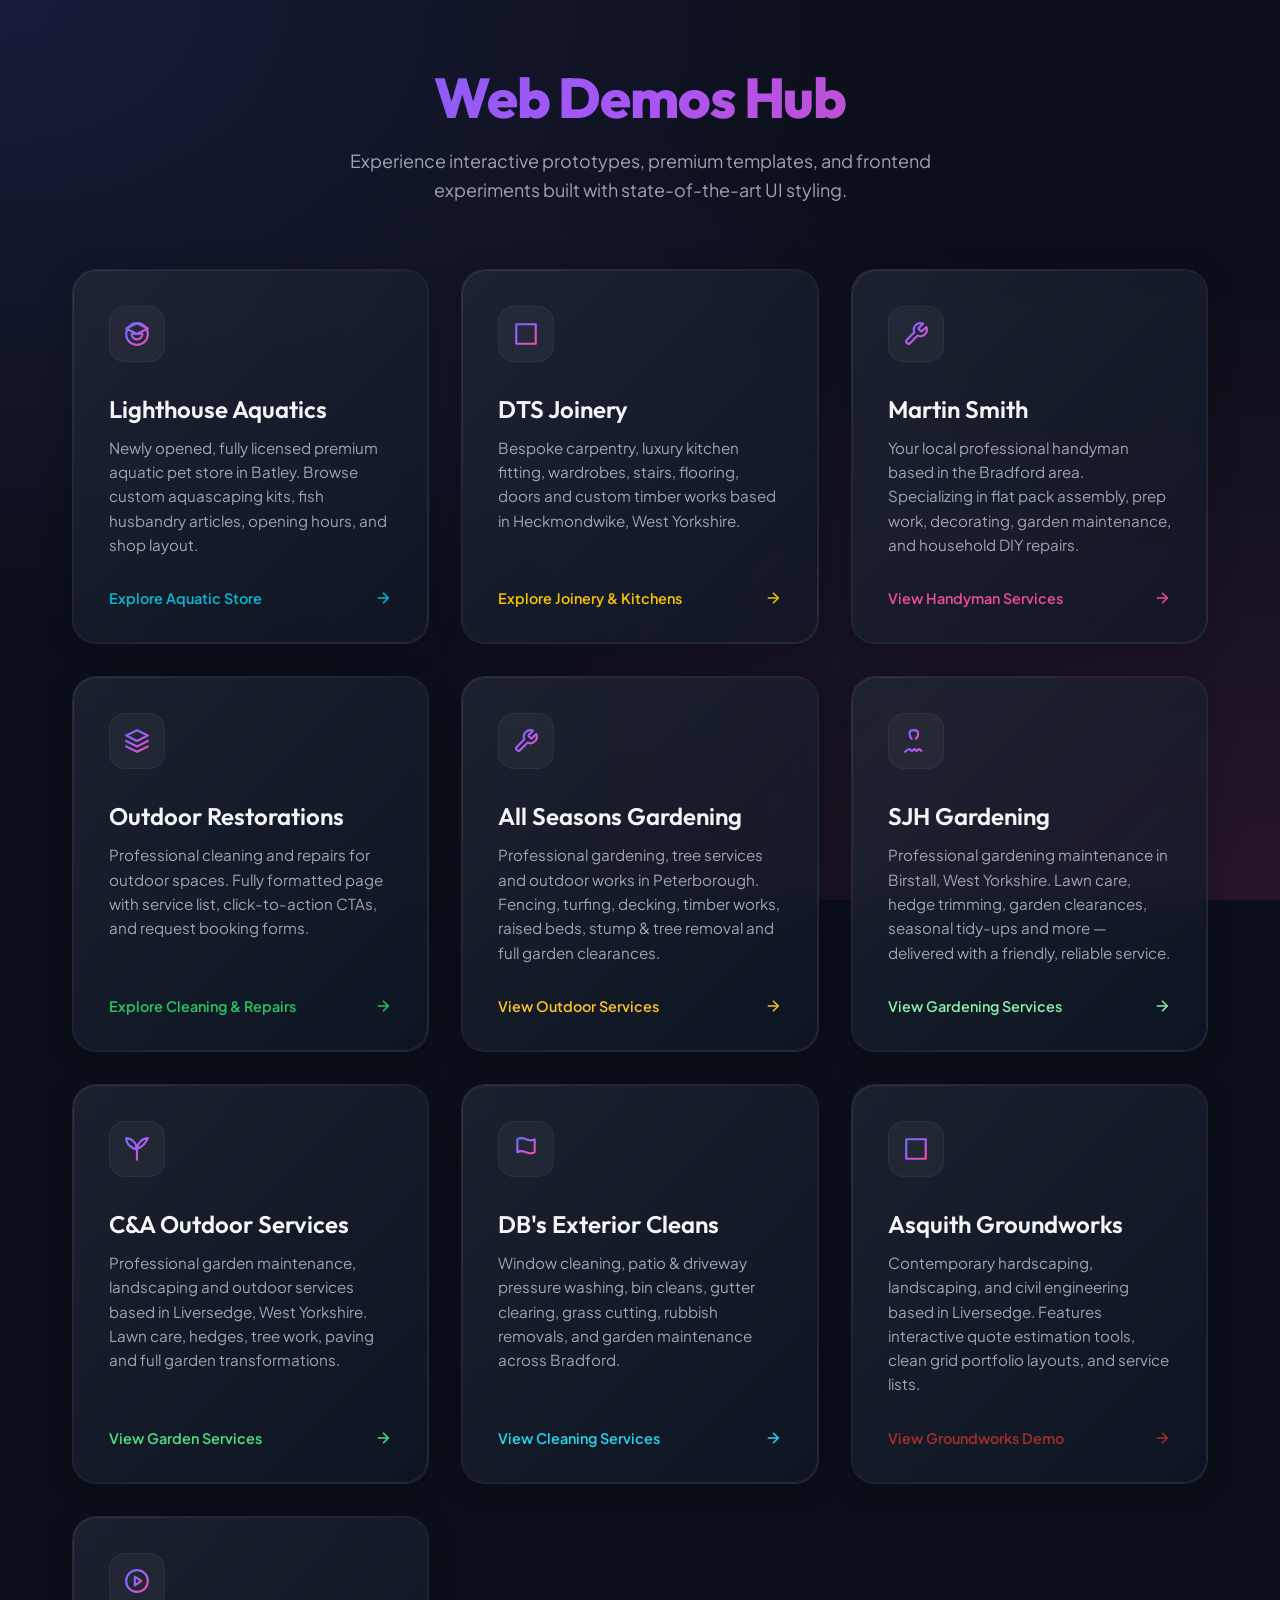
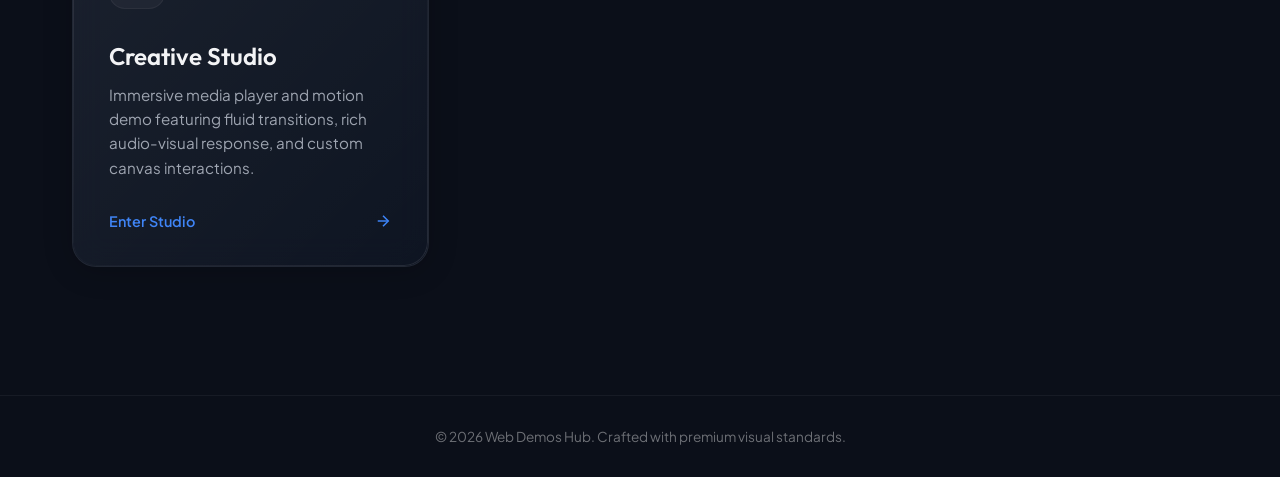
<file: index.html>
<!DOCTYPE html>
<html lang="en">

<head>
    <meta charset="UTF-8">
    <meta name="viewport" content="width=device-width, initial-scale=1.0">
    <title>Web Demos Hub</title>
    <meta name="description" content="A curated gallery of premium web experiments, templates, and interactive demos.">
    <!-- Google Fonts -->
    <link rel="preconnect" href="https://fonts.googleapis.com">
    <link rel="preconnect" href="https://fonts.gstatic.com" crossorigin>
    <link
        href="https://fonts.googleapis.com/css2?family=Outfit:wght@300;400;600;800&family=Plus+Jakarta+Sans:wght@300;400;500;700&display=swap"
        rel="stylesheet">

    <style>
        :root {
            --bg-color: #0b0f19;
            --card-bg: rgba(17, 25, 40, 0.65);
            --card-border: rgba(255, 255, 255, 0.08);
            --text-primary: #f3f4f6;
            --text-secondary: #9ca3af;
            --primary-glow: linear-gradient(135deg, #6366f1 0%, #a855f7 50%, #ec4899 100%);
            --accent-blue: #3b82f6;
            --accent-purple: #8b5cf6;
            --accent-pink: #ec4899;
            --font-display: 'Outfit', sans-serif;
            --font-sans: 'Plus Jakarta Sans', sans-serif;
        }

        * {
            box-sizing: border-box;
            margin: 0;
            padding: 0;
        }

        body {
            background-color: var(--bg-color);
            background-image:
                radial-gradient(at 0% 0%, rgba(99, 102, 241, 0.15) 0px, transparent 50%),
                radial-gradient(at 100% 100%, rgba(236, 72, 153, 0.12) 0px, transparent 50%),
                radial-gradient(at 50% 50%, rgba(139, 92, 246, 0.05) 0px, transparent 50%);
            background-attachment: fixed;
            color: var(--text-primary);
            font-family: var(--font-sans);
            min-height: 100vh;
            display: flex;
            flex-direction: column;
            justify-content: space-between;
            overflow-x: hidden;
        }

        /* Container & Header */
        .container {
            max-width: 1200px;
            width: 100%;
            margin: 0 auto;
            padding: 4rem 2rem;
            flex-grow: 1;
            display: flex;
            flex-direction: column;
            justify-content: center;
        }

        header {
            text-align: center;
            margin-bottom: 4rem;
            animation: fadeIn 1s ease-out;
        }

        h1 {
            font-family: var(--font-display);
            font-size: 3.5rem;
            font-weight: 800;
            line-height: 1.2;
            letter-spacing: -0.02em;
            margin-bottom: 1rem;
            background: var(--primary-glow);
            -webkit-background-clip: text;
            -webkit-text-fill-color: transparent;
            background-clip: text;
        }

        .subtitle {
            font-size: 1.125rem;
            color: var(--text-secondary);
            max-width: 600px;
            margin: 0 auto;
            line-height: 1.6;
        }

        /* Gallery Grid */
        .gallery-grid {
            display: grid;
            grid-template-columns: repeat(auto-fit, minmax(300px, 1fr));
            gap: 2rem;
            animation: slideUp 0.8s cubic-bezier(0.16, 1, 0.3, 1);
        }

        /* Card / Button Styles */
        .demo-card {
            background: var(--card-bg);
            border: 1px solid var(--card-border);
            border-radius: 24px;
            padding: 2.25rem;
            text-decoration: none;
            color: inherit;
            display: flex;
            flex-direction: column;
            justify-content: space-between;
            position: relative;
            overflow: hidden;
            transition: all 0.4s cubic-bezier(0.16, 1, 0.3, 1);
            backdrop-filter: blur(16px);
            -webkit-backdrop-filter: blur(16px);
            box-shadow: 0 4px 30px rgba(0, 0, 0, 0.2);
        }

        /* Ambient Glow effect on hover */
        .demo-card::before {
            content: '';
            position: absolute;
            top: 0;
            left: 0;
            width: 100%;
            height: 100%;
            background: linear-gradient(135deg, rgba(255, 255, 255, 0.05) 0%, rgba(255, 255, 255, 0) 100%);
            opacity: 1;
            transition: opacity 0.4s;
        }

        .demo-card::after {
            content: '';
            position: absolute;
            inset: 0;
            border-radius: 24px;
            padding: 1px;
            background: linear-gradient(135deg, rgba(255, 255, 255, 0.1), rgba(255, 255, 255, 0.02) 50%, rgba(255, 255, 255, 0.1));
            -webkit-mask: linear-gradient(#fff 0 0) content-box, linear-gradient(#fff 0 0);
            -webkit-mask-composite: xor;
            mask-composite: exclude;
            pointer-events: none;
            transition: background 0.4s;
        }

        .demo-card:hover {
            transform: translateY(-8px) scale(1.02);
            border-color: rgba(255, 255, 255, 0.2);
            box-shadow:
                0 20px 40px rgba(0, 0, 0, 0.4),
                0 0 40px rgba(139, 92, 246, 0.15);
        }

        .demo-card:hover::after {
            background: var(--primary-glow);
        }

        /* Card Content */
        .card-icon {
            width: 56px;
            height: 56px;
            border-radius: 16px;
            background: rgba(255, 255, 255, 0.04);
            display: flex;
            align-items: center;
            justify-content: center;
            margin-bottom: 2rem;
            transition: all 0.4s;
            border: 1px solid rgba(255, 255, 255, 0.05);
        }

        .demo-card:hover .card-icon {
            background: rgba(255, 255, 255, 0.1);
            transform: scale(1.08) rotate(5deg);
        }

        .card-icon svg {
            width: 26px;
            height: 26px;
            fill: none;
            stroke: url(#gradient-accent);
            stroke-width: 2;
            stroke-linecap: round;
            stroke-linejoin: round;
        }

        .demo-card:hover .card-icon svg {
            stroke: #fff;
        }

        .card-title {
            font-family: var(--font-display);
            font-size: 1.5rem;
            font-weight: 600;
            margin-bottom: 0.75rem;
            color: var(--text-primary);
            transition: color 0.3s;
        }

        .demo-card:hover .card-title {
            color: #ffffff;
        }

        .card-description {
            font-size: 0.95rem;
            color: var(--text-secondary);
            line-height: 1.6;
            margin-bottom: 2rem;
        }

        .card-footer {
            display: flex;
            align-items: center;
            justify-content: space-between;
            font-weight: 600;
            font-size: 0.9rem;
            color: var(--accent-blue);
            transition: all 0.3s;
        }

        .demo-card:nth-child(1) .card-footer {
            color: var(--accent-blue);
        }

        .demo-card:nth-child(2) .card-footer {
            color: var(--accent-purple);
        }

        .demo-card:nth-child(3) .card-footer {
            color: var(--accent-pink);
        }

        .arrow-icon {
            width: 18px;
            height: 18px;
            stroke: currentColor;
            stroke-width: 2;
            fill: none;
            transition: transform 0.3s;
        }

        .demo-card:hover .arrow-icon {
            transform: translateX(6px);
        }

        /* Footer */
        footer {
            text-align: center;
            padding: 2rem;
            font-size: 0.85rem;
            color: rgba(255, 255, 255, 0.4);
            border-top: 1px solid rgba(255, 255, 255, 0.05);
            margin-top: 4rem;
        }

        /* Animations */
        @keyframes fadeIn {
            from {
                opacity: 0;
                transform: translateY(-10px);
            }

            to {
                opacity: 1;
                transform: translateY(0);
            }
        }

        @keyframes slideUp {
            from {
                opacity: 0;
                transform: translateY(30px);
            }

            to {
                opacity: 1;
                transform: translateY(0);
            }
        }

        /* Responsive adjustments */
        @media (max-width: 768px) {
            h1 {
                font-size: 2.5rem;
            }

            .container {
                padding: 2rem 1rem;
            }
        }
    </style>
</head>

<body>

    <!-- Hidden SVG Gradients -->
    <svg style="width:0;height:0;position:absolute;" aria-hidden="true" focusable="false">
        <defs>
            <linearGradient id="gradient-accent" x1="0%" y1="0%" x2="100%" y2="100%">
                <stop offset="0%" stop-color="#6366f1" />
                <stop offset="50%" stop-color="#a855f7" />
                <stop offset="100%" stop-color="#ec4899" />
            </linearGradient>
        </defs>
    </svg>

    <div class="container">
        <header>
            <h1>Web Demos Hub</h1>
            <p class="subtitle">Experience interactive prototypes, premium templates, and frontend experiments built
                with state-of-the-art UI styling.</p>
        </header>

        <main class="gallery-grid">
            <!-- Lighthouse Aquatics -->
            <a href="lighthouseaquatics/index.html" class="demo-card" id="btn-lighthouse-aquatics">
                <div>
                    <div class="card-icon">
                        <svg xmlns="http://www.w3.org/2000/svg" viewBox="0 0 24 24" fill="none" stroke="currentColor" stroke-width="2" stroke-linecap="round" stroke-linejoin="round">
                            <path d="M12 2L2 7l10 5 10-5-10-5z" />
                            <path d="M12 17a5 5 0 0 0 5-5H7a5 5 0 0 0 5 5z" />
                            <path d="M12 22V12" />
                            <circle cx="12" cy="12" r="10" stroke="url(#gradient-accent)" stroke-width="2" />
                        </svg>
                    </div>
                    <h2 class="card-title">Lighthouse Aquatics</h2>
                    <p class="card-description">Newly opened, fully licensed premium aquatic pet store in Batley. Browse custom aquascaping kits, fish husbandry articles, opening hours, and shop layout.</p>
                </div>
                <div class="card-footer" style="color: #06b6d4;">
                    <span>Explore Aquatic Store</span>
                    <svg class="arrow-icon" xmlns="http://www.w3.org/2000/svg" viewBox="0 0 24 24">
                        <line x1="5" y1="12" x2="19" y2="12"></line>
                        <polyline points="12 5 19 12 12 19"></polyline>
                    </svg>
                </div>
            </a>

            <!-- DTS Joinery & Kitchen Fitting -->
            <a href="dtsjoinery/index.html" class="demo-card" id="btn-dts-joinery">
                <div>
                    <div class="card-icon">
                        <svg xmlns="http://www.w3.org/2000/svg" viewBox="0 0 24 24">
                            <rect x="3" y="3" width="18" height="18" rx="0" />
                            <line x1="9" y1="3" x2="9" y2="21" />
                            <line x1="15" y1="3" x2="15" y2="21" />
                        </svg>
                    </div>
                    <h2 class="card-title">DTS Joinery</h2>
                    <p class="card-description">Bespoke carpentry, luxury kitchen fitting, wardrobes, stairs, flooring, doors and custom timber works based in Heckmondwike, West Yorkshire.</p>
                </div>
                <div class="card-footer" style="color: #f5c200;">
                    <span>Explore Joinery &amp; Kitchens</span>
                    <svg class="arrow-icon" xmlns="http://www.w3.org/2000/svg" viewBox="0 0 24 24">
                        <line x1="5" y1="12" x2="19" y2="12"></line>
                        <polyline points="12 5 19 12 12 19"></polyline>
                    </svg>
                </div>
            </a>

            <!-- Martin Smith Handyman -->
            <a href="martinsmith/page.html" class="demo-card" id="btn-martin-smith">
                <div>
                    <div class="card-icon">
                        <svg xmlns="http://www.w3.org/2000/svg" viewBox="0 0 24 24">
                            <path
                                d="M14.7 6.3a1 1 0 0 0 0 1.4l1.6 1.6a1 1 0 0 0 1.4 0l3.77-3.77a6 6 0 0 1-7.94 7.94l-6.91 6.91a2.12 2.12 0 0 1-3-3l6.91-6.91a6 6 0 0 1 7.94-7.94l-3.76 3.76z">
                            </path>
                        </svg>
                    </div>
                    <h2 class="card-title">Martin Smith</h2>
                    <p class="card-description">Your local professional handyman based in the Bradford area.
                        Specializing in flat pack assembly, prep work, decorating, garden maintenance, and household DIY
                        repairs.</p>
                </div>
                <div class="card-footer">
                    <span>View Handyman Services</span>
                    <svg class="arrow-icon" xmlns="http://www.w3.org/2000/svg" viewBox="0 0 24 24">
                        <line x1="5" y1="12" x2="19" y2="12"></line>
                        <polyline points="12 5 19 12 12 19"></polyline>
                    </svg>
                </div>
            </a>

            <!-- Demo 2 - Outdoor Restorations -->
            <a href="outdoorrestoration/index.html" class="demo-card" id="btn-outdoor-restorations">
                <div>
                    <div class="card-icon">
                        <svg xmlns="http://www.w3.org/2000/svg" viewBox="0 0 24 24">
                            <path d="M12 2L2 7l10 5 10-5-10-5zM2 17l10 5 10-5M2 12l10 5 10-5"></path>
                        </svg>
                    </div>
                    <h2 class="card-title">Outdoor Restorations</h2>
                    <p class="card-description">Professional cleaning and repairs for outdoor spaces. Fully formatted
                        page with service list, click-to-action CTAs, and request booking forms.</p>
                </div>
                <div class="card-footer" style="color: #22c55e;">
                    <span>Explore Cleaning &amp; Repairs</span>
                    <svg class="arrow-icon" xmlns="http://www.w3.org/2000/svg" viewBox="0 0 24 24">
                        <line x1="5" y1="12" x2="19" y2="12"></line>
                        <polyline points="12 5 19 12 12 19"></polyline>
                    </svg>
                </div>
            </a>

            <!-- All Seasons Gardening Services -->
            <a href="allseasons/index.html" class="demo-card" id="btn-all-seasons">
                <div>
                    <div class="card-icon">
                        <svg xmlns="http://www.w3.org/2000/svg" viewBox="0 0 24 24">
                            <path d="M14.7 6.3a1 1 0 0 0 0 1.4l1.6 1.6a1 1 0 0 0 1.4 0l3.77-3.77a6 6 0 0 1-7.94 7.94l-6.91 6.91a2.12 2.12 0 0 1-3-3l6.91-6.91a6 6 0 0 1 7.94-7.94l-3.76 3.76z"></path>
                        </svg>
                    </div>
                    <h2 class="card-title">All Seasons Gardening</h2>
                    <p class="card-description">Professional gardening, tree services and outdoor works in Peterborough. Fencing, turfing, decking, timber works, raised beds, stump &amp; tree removal and full garden clearances.</p>
                </div>
                <div class="card-footer" style="color: #fbbf24;">
                    <span>View Outdoor Services</span>
                    <svg class="arrow-icon" xmlns="http://www.w3.org/2000/svg" viewBox="0 0 24 24">
                        <line x1="5" y1="12" x2="19" y2="12"></line>
                        <polyline points="12 5 19 12 12 19"></polyline>
                    </svg>
                </div>
            </a>

            <!-- SJH Gardening Maintenance -->
            <a href="sjhgardening/index.html" class="demo-card" id="btn-sjh-gardening">
                <div>
                    <div class="card-icon">
                        <svg xmlns="http://www.w3.org/2000/svg" viewBox="0 0 24 24">
                            <path
                                d="M2 22c1.25-1.25 2.5-2.5 3.75-2.5C7 19.5 7 21 8.25 21S9.5 19.5 10.75 19.5 11 21 12.25 21s1.25-1.5 2.5-1.5 1.25 1.5 2.5 1.5">
                            </path>
                            <path d="M12 10c0 0 2-2 2-5 0-2-2-3-4-3S6 3 6 5c0 3 2 5 2 5"></path>
                            <path d="M12 10v12"></path>
                        </svg>
                    </div>
                    <h2 class="card-title">SJH Gardening</h2>
                    <p class="card-description">Professional gardening maintenance in Birstall, West Yorkshire. Lawn
                        care, hedge trimming, garden clearances, seasonal tidy-ups and more — delivered with a friendly,
                        reliable service.</p>
                </div>
                <div class="card-footer" style="color: #86efac;">
                    <span>View Gardening Services</span>
                    <svg class="arrow-icon" xmlns="http://www.w3.org/2000/svg" viewBox="0 0 24 24">
                        <line x1="5" y1="12" x2="19" y2="12"></line>
                        <polyline points="12 5 19 12 12 19"></polyline>
                    </svg>
                </div>
            </a>

            <!-- C&A Outdoor Services -->
            <a href="caoutdoor/index.html" class="demo-card" id="btn-ca-outdoor">
                <div>
                    <div class="card-icon">
                        <svg xmlns="http://www.w3.org/2000/svg" viewBox="0 0 24 24">
                            <path d="M12 22V12M12 12C12 7 7 2 2 2c0 5 5 10 10 10zM12 12c0-5 5-10 10-10-2 5-5 8-10 10z">
                            </path>
                        </svg>
                    </div>
                    <h2 class="card-title">C&amp;A Outdoor Services</h2>
                    <p class="card-description">Professional garden maintenance, landscaping and outdoor services based
                        in Liversedge, West Yorkshire. Lawn care, hedges, tree work, paving and full garden
                        transformations.</p>
                </div>
                <div class="card-footer" style="color: #4ade80;">
                    <span>View Garden Services</span>
                    <svg class="arrow-icon" xmlns="http://www.w3.org/2000/svg" viewBox="0 0 24 24">
                        <line x1="5" y1="12" x2="19" y2="12"></line>
                        <polyline points="12 5 19 12 12 19"></polyline>
                    </svg>
                </div>
            </a>

            <!-- DB's Exterior Cleans & Garden Maintenance -->
            <a href="dbsinteriors/index.html" class="demo-card" id="btn-dbs-exterior">
                <div>
                    <div class="card-icon">
                        <svg xmlns="http://www.w3.org/2000/svg" viewBox="0 0 24 24">
                            <path d="M4 15s1-1 4-1 5 2 8 2 4-1 4-1V3s-1 1-4 1-5-2-8-2-4 1-4 1z"></path>
                            <line x1="4" y1="22" x2="4" y2="15"></line>
                        </svg>
                    </div>
                    <h2 class="card-title">DB's Exterior Cleans</h2>
                    <p class="card-description">Window cleaning, patio & driveway pressure washing, bin cleans, gutter
                        clearing, grass cutting, rubbish removals, and garden maintenance across Bradford.</p>
                </div>
                <div class="card-footer" style="color: #22d3ee;">
                    <span>View Cleaning Services</span>
                    <svg class="arrow-icon" xmlns="http://www.w3.org/2000/svg" viewBox="0 0 24 24">
                        <line x1="5" y1="12" x2="19" y2="12"></line>
                        <polyline points="12 5 19 12 12 19"></polyline>
                    </svg>
                </div>
            </a>

            <!-- Asquith Groundworks -->
            <a href="asquithgroundworks/index.html" class="demo-card" id="btn-asquith-groundworks">
                <div>
                    <div class="card-icon">
                        <svg xmlns="http://www.w3.org/2000/svg" viewBox="0 0 24 24" fill="none" stroke="currentColor" stroke-width="2" stroke-linecap="round" stroke-linejoin="round">
                            <rect x="3" y="3" width="18" height="18" rx="0" />
                            <line x1="3" y1="9" x2="21" y2="9" />
                            <line x1="3" y1="15" x2="21" y2="15" />
                            <line x1="9" y1="3" x2="9" y2="21" />
                            <line x1="15" y1="3" x2="15" y2="21" />
                        </svg>
                    </div>
                    <h2 class="card-title">Asquith Groundworks</h2>
                    <p class="card-description">Contemporary hardscaping, landscaping, and civil engineering based in Liversedge. Features interactive quote estimation tools, clean grid portfolio layouts, and service lists.</p>
                </div>
                <div class="card-footer" style="color: #A32A29;">
                    <span>View Groundworks Demo</span>
                    <svg class="arrow-icon" xmlns="http://www.w3.org/2000/svg" viewBox="0 0 24 24">
                        <line x1="5" y1="12" x2="19" y2="12"></line>
                        <polyline points="12 5 19 12 12 19"></polyline>
                    </svg>
                </div>
            </a>

            <!-- Demo 3 -->
            <a href="creative/index.html" class="demo-card" id="btn-creative-studio">
                <div>
                    <div class="card-icon">
                        <svg xmlns="http://www.w3.org/2000/svg" viewBox="0 0 24 24">
                            <circle cx="12" cy="12" r="10"></circle>
                            <polygon points="10 8 16 12 10 16 10 8"></polygon>
                        </svg>
                    </div>
                    <h2 class="card-title">Creative Studio</h2>
                    <p class="card-description">Immersive media player and motion demo featuring fluid transitions, rich
                        audio-visual response, and custom canvas interactions.</p>
                </div>
                <div class="card-footer">
                    <span>Enter Studio</span>
                    <svg class="arrow-icon" xmlns="http://www.w3.org/2000/svg" viewBox="0 0 24 24">
                        <line x1="5" y1="12" x2="19" y2="12"></line>
                        <polyline points="12 5 19 12 12 19"></polyline>
                    </svg>
                </div>
            </a>
        </main>
    </div>

    <footer>
        <p>&copy; 2026 Web Demos Hub. Crafted with premium visual standards.</p>
    </footer>

</body>

</html>
</file>
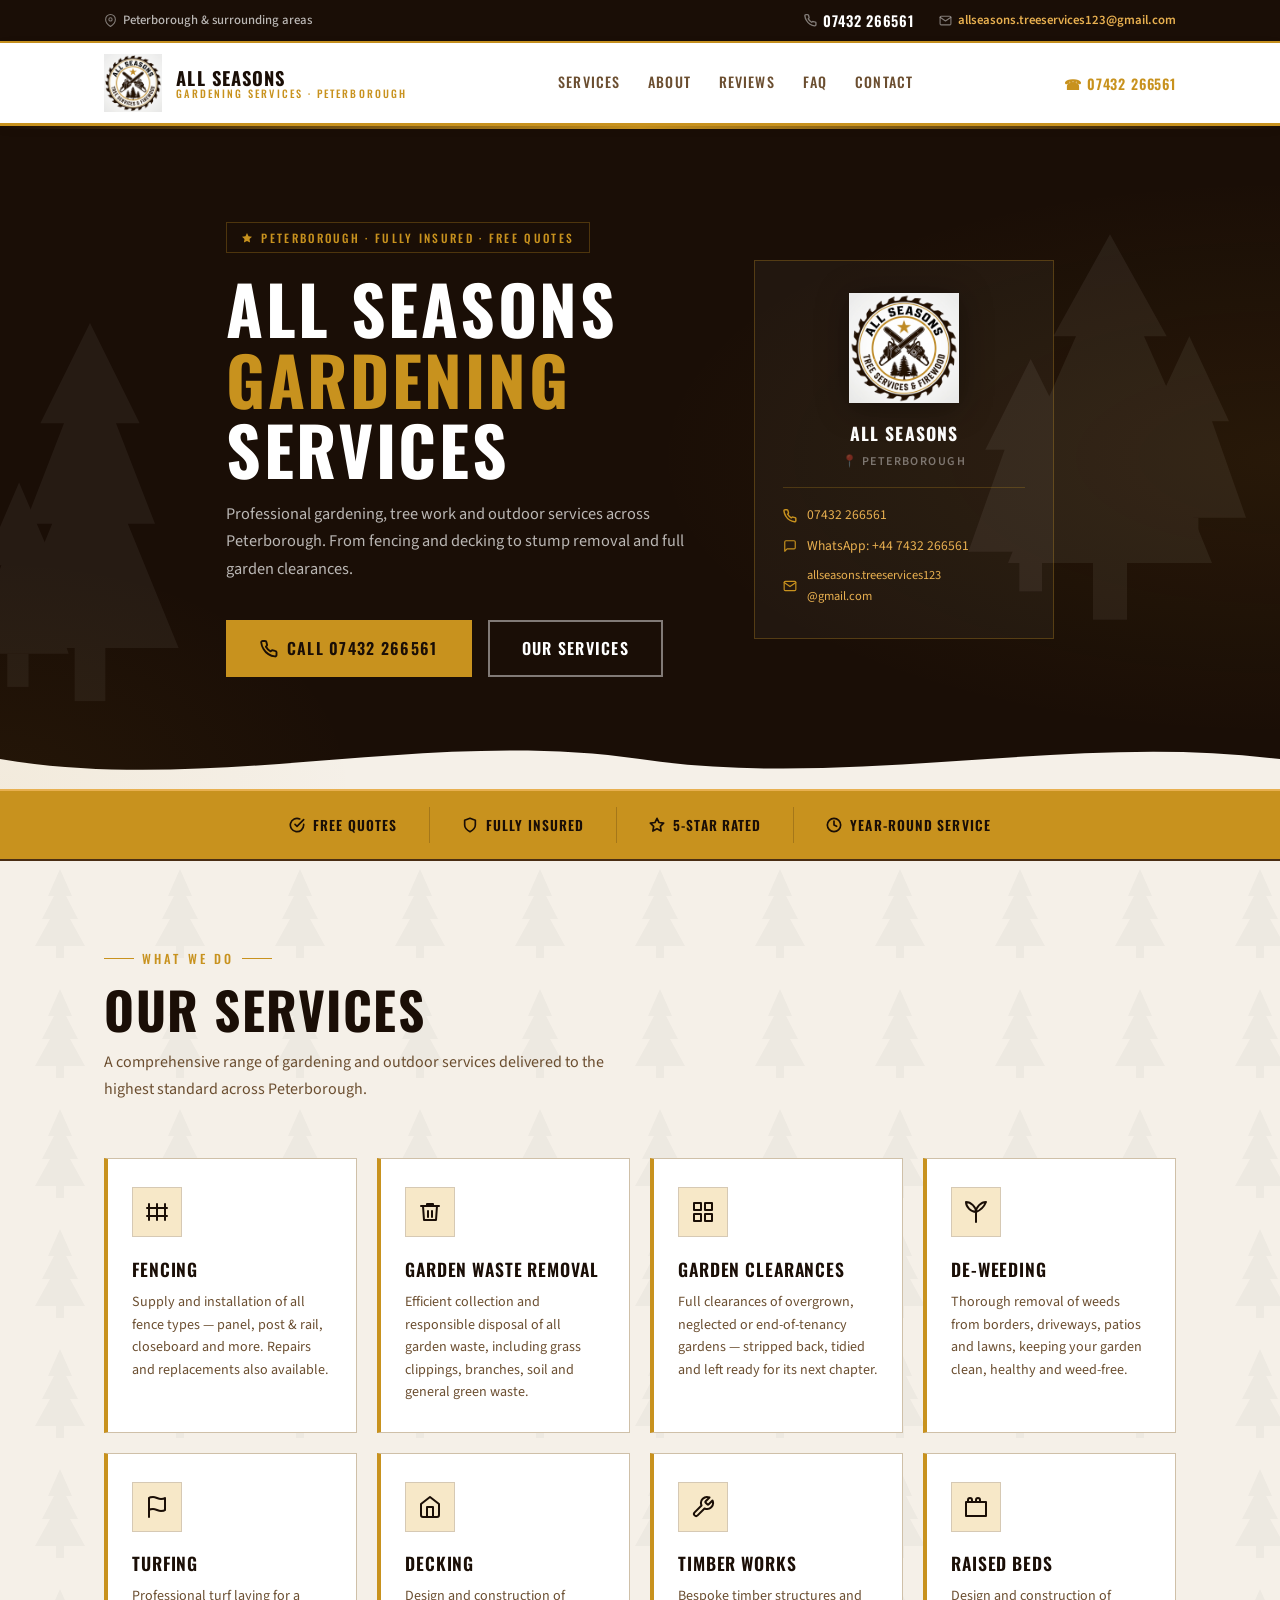
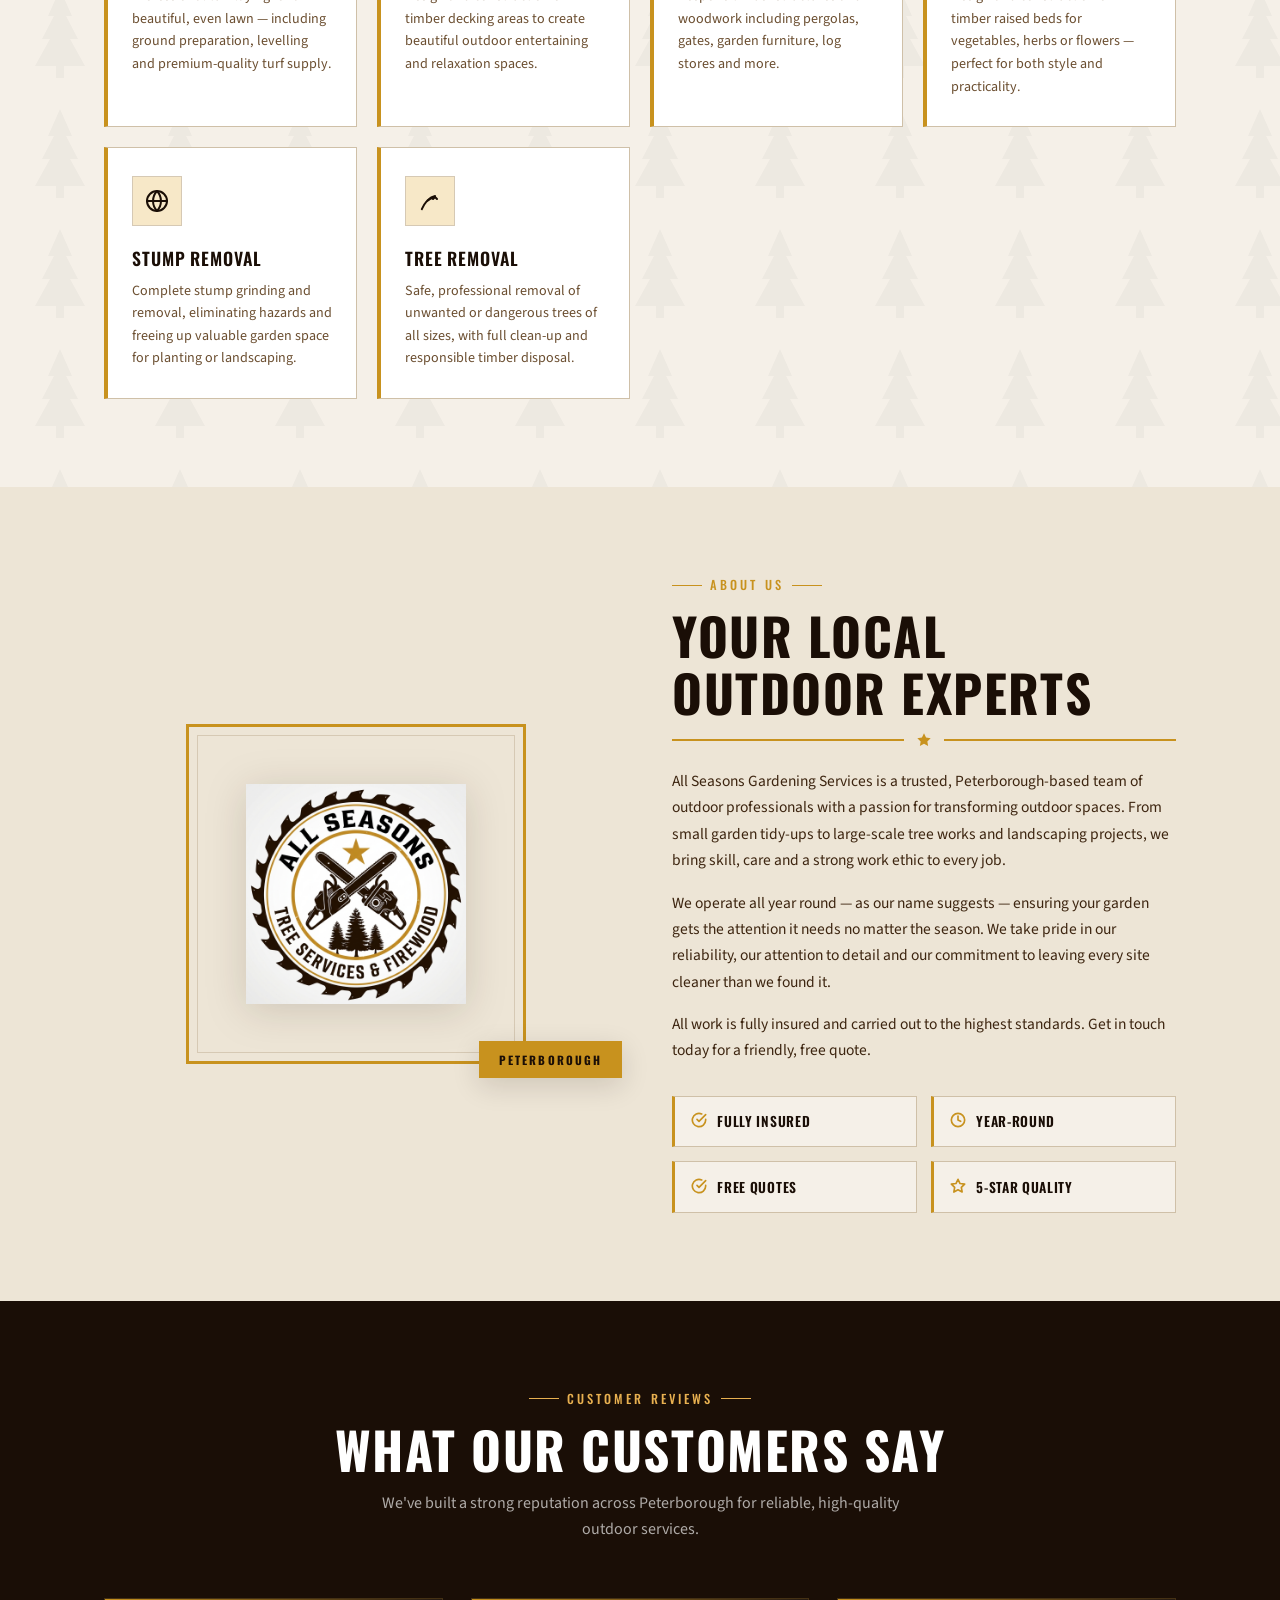
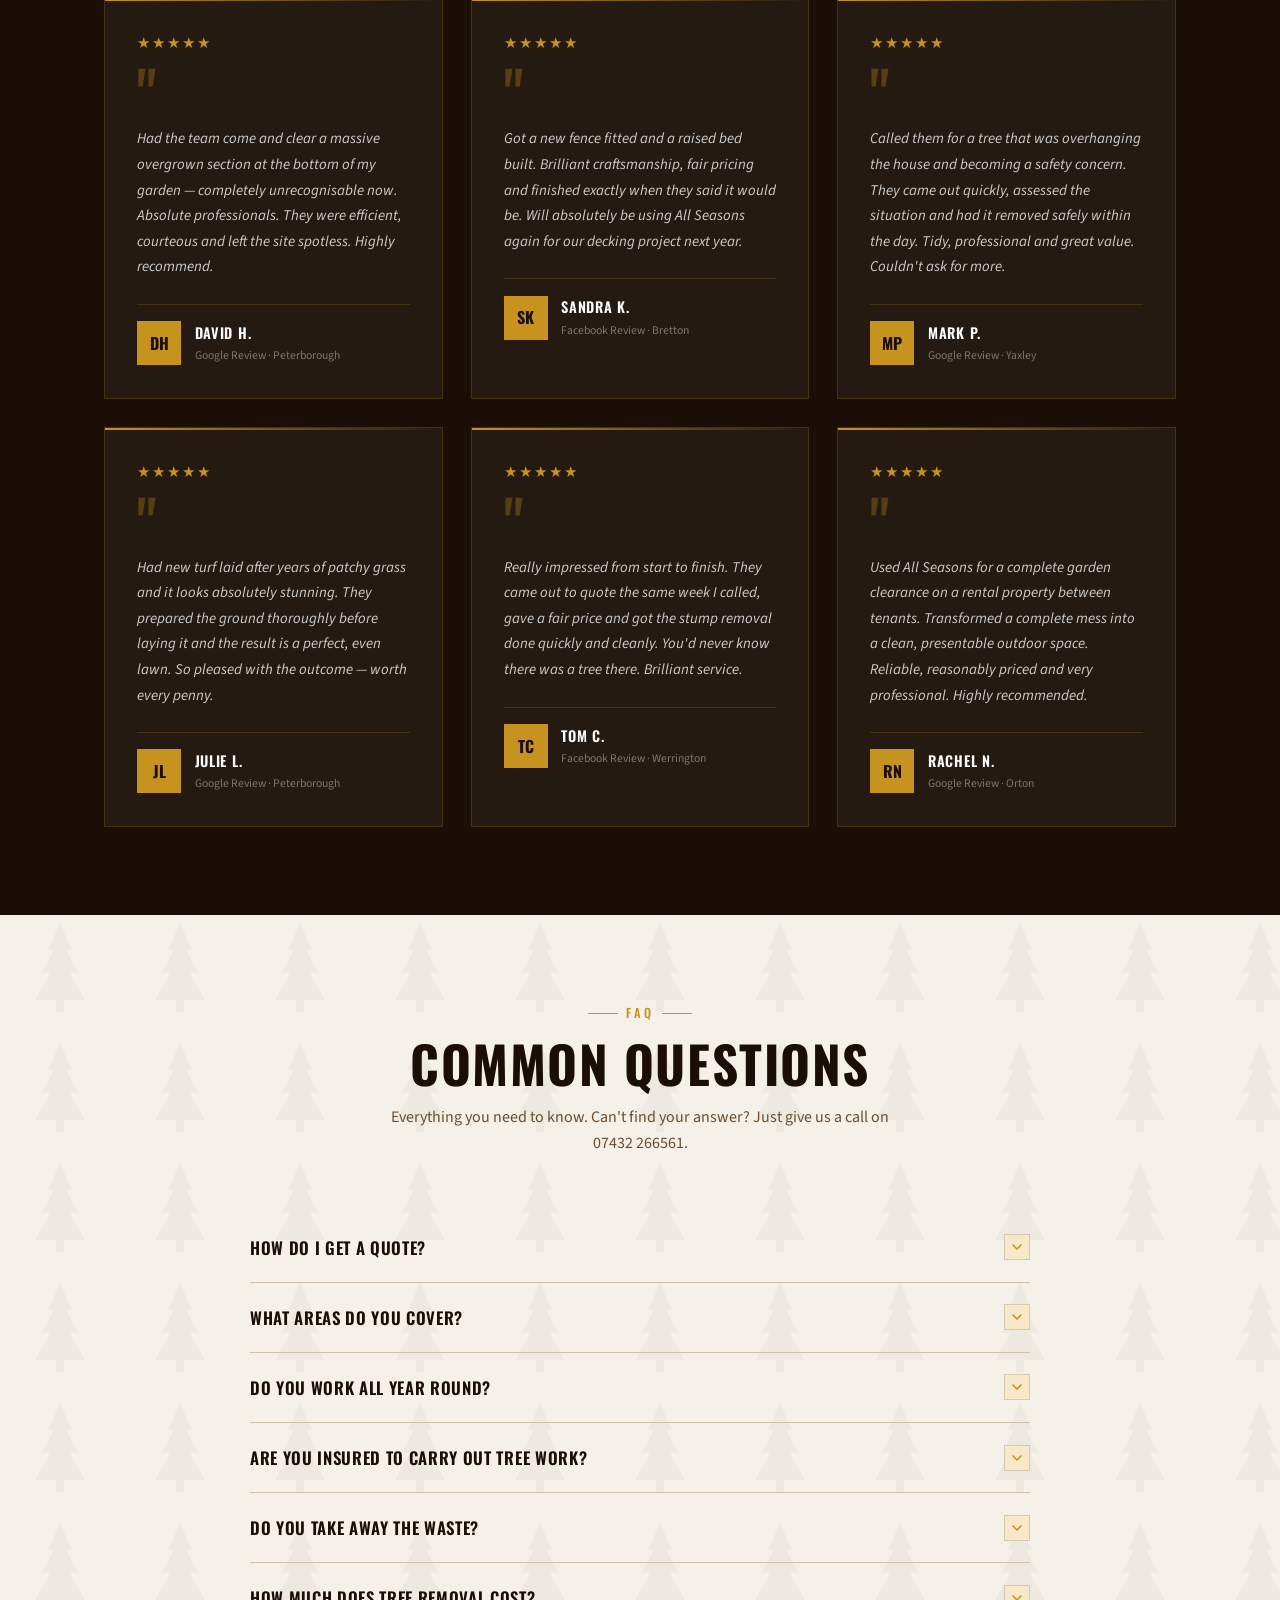
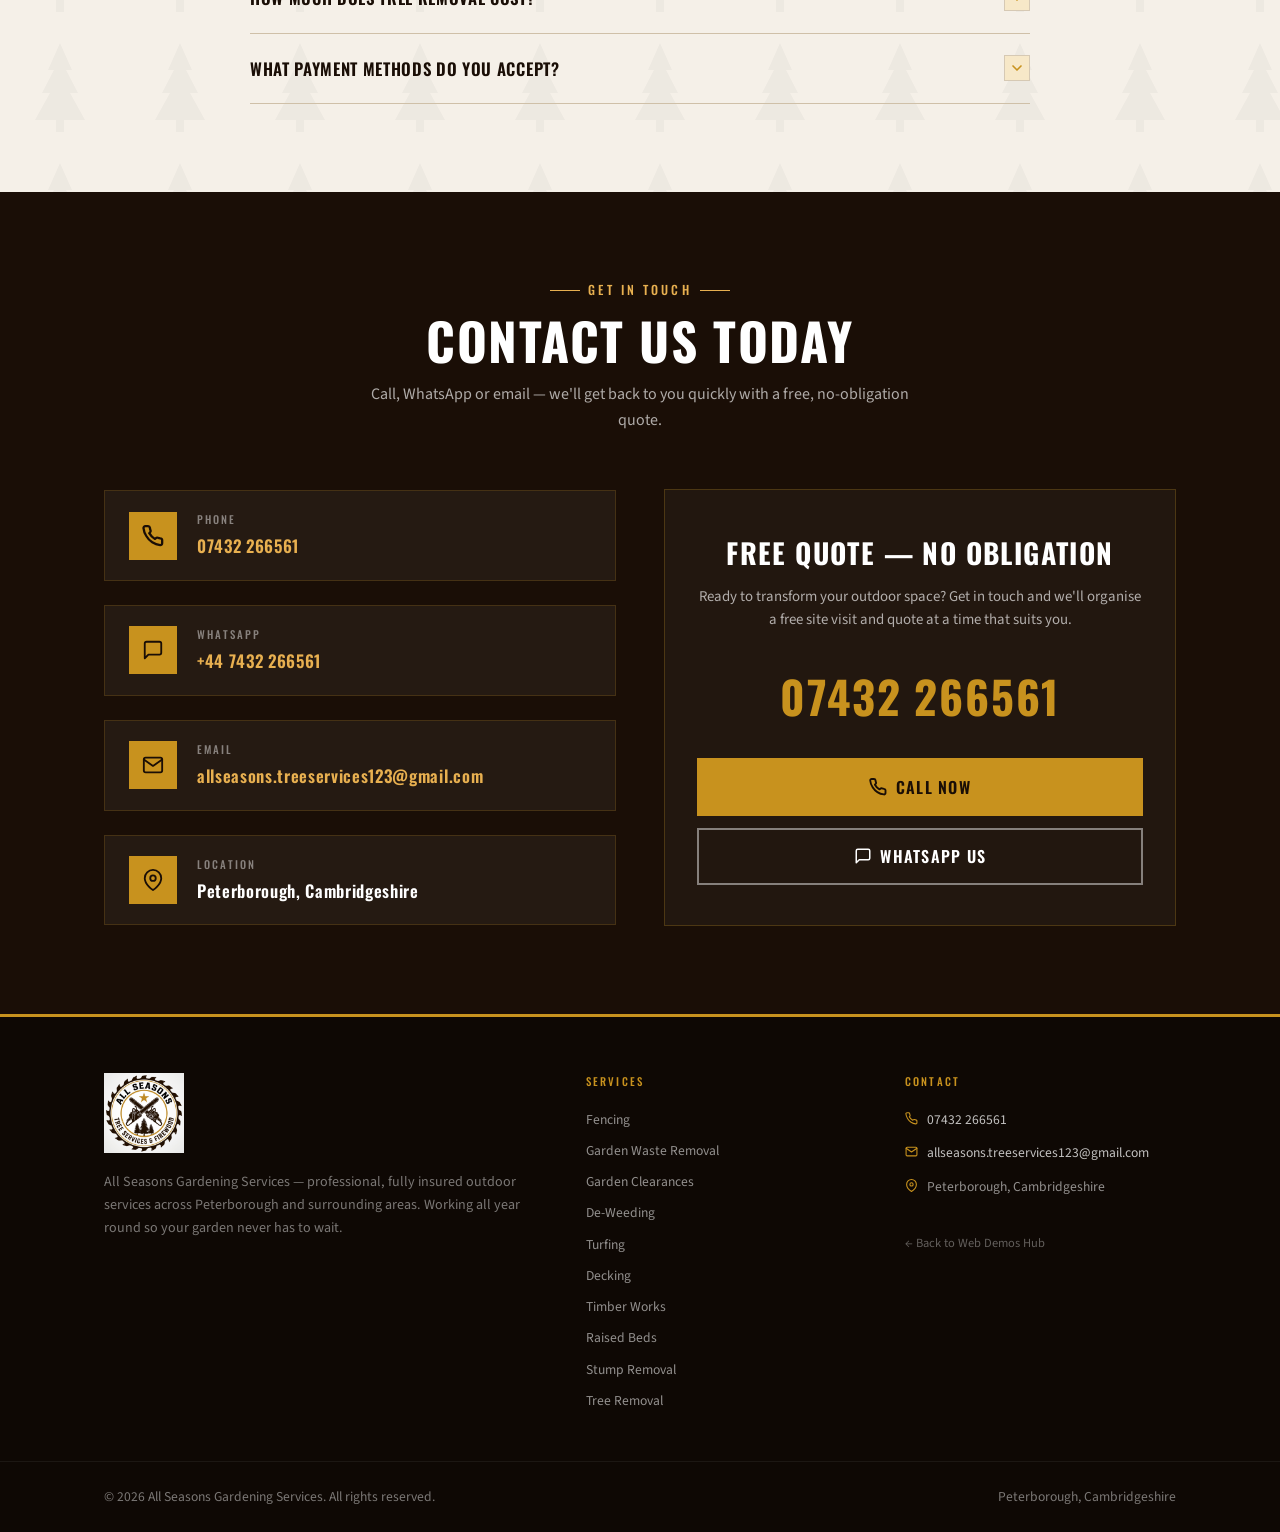
<file: allseasons/index.html>
<!DOCTYPE html>
<html lang="en">
<head>
    <meta charset="UTF-8">
    <meta name="viewport" content="width=device-width, initial-scale=1.0">
    <title>All Seasons Gardening Services | Peterborough</title>
    <meta name="description" content="All Seasons Gardening Services — fencing, garden clearances, turfing, decking, timber works, raised beds, stump &amp; tree removal in Peterborough. Call 07432 266561.">
    <link rel="preconnect" href="https://fonts.googleapis.com">
    <link rel="preconnect" href="https://fonts.gstatic.com" crossorigin>
    <link href="https://fonts.googleapis.com/css2?family=Oswald:wght@400;500;600;700&family=Source+Sans+3:wght@300;400;500;600;700&display=swap" rel="stylesheet">

    <style>
        /* ─── Tokens ─────────────────────────────────────────────────── */
        :root {
            --bark:        #1a0e06;    /* near-black dark brown */
            --bark-mid:    #2e1a0a;
            --bark-light:  #4a2e14;
            --gold:        #c8921e;
            --gold-light:  #e8b050;
            --gold-pale:   #f7e8c8;
            --cream:       #f5f0e8;
            --cream-mid:   #ede5d6;
            --cream-dark:  #d6c9b4;
            --surface:     #ffffff;

            --text-dark:   #1a0e06;
            --text-mid:    #3d2510;
            --text-muted:  #6b4e30;

            --border:      #cfc0a8;

            --shadow-sm:   0 2px 10px rgba(26,14,6,.08);
            --shadow-md:   0 8px 28px rgba(26,14,6,.14);
            --shadow-lg:   0 20px 60px rgba(26,14,6,.2);

            --font-display: 'Oswald', 'Impact', sans-serif;
            --font-body:    'Source Sans 3', 'Helvetica Neue', sans-serif;

            /* All sharp corners to match the rugged brand */
            --radius: 0px;
        }

        /* ─── Reset ──────────────────────────────────────────────────── */
        *, *::before, *::after { box-sizing: border-box; margin: 0; padding: 0; }
        html { scroll-behavior: smooth; }
        body {
            font-family: var(--font-body);
            background: var(--cream);
            color: var(--text-dark);
            line-height: 1.65;
            overflow-x: hidden;
        }
        img { display: block; max-width: 100%; }
        a  { text-decoration: none; color: inherit; }

        /* ─── SVG tree/grain background motif ───────────────────────── */
        .grain-bg {
            position: relative;
        }
        .grain-bg::after {
            content: '';
            position: absolute;
            inset: 0;
            pointer-events: none;
            background-image: url("data:image/svg+xml,%3Csvg xmlns='http://www.w3.org/2000/svg' width='120' height='120' viewBox='0 0 120 120'%3E%3Cg opacity='0.035' fill='%231a0e06'%3E%3C!-- Tree silhouette tile --%3E%3Cpolygon points='60,8 48,35 54,35 42,58 50,58 35,85 85,85 70,58 78,58 66,35 72,35'/%3E%3Crect x='56' y='85' width='8' height='12'/%3E%3C/g%3E%3C/svg%3E");
            background-size: 120px 120px;
            z-index: 0;
        }

        /* ─── Container ──────────────────────────────────────────────── */
        .container {
            max-width: 1120px;
            margin: 0 auto;
            padding: 0 1.5rem;
            position: relative;
            z-index: 1;
        }
        .section { padding: 5.5rem 0; }
        .section-alt { background: var(--cream-mid); }
        .section-dark { background: var(--bark); color: #fff; }
        .section-gold { background: var(--gold); color: var(--bark); }

        /* ─── Typography ─────────────────────────────────────────────── */
        .eyebrow {
            font-family: var(--font-display);
            font-size: .78rem;
            font-weight: 500;
            letter-spacing: .25em;
            text-transform: uppercase;
            color: var(--gold);
            display: flex;
            align-items: center;
            gap: .5rem;
            margin-bottom: .75rem;
        }
        .eyebrow::before, .eyebrow::after {
            content: '';
            flex: 1;
            max-width: 30px;
            height: 1px;
            background: var(--gold);
        }
        .section-dark .eyebrow { color: var(--gold-light); }
        .section-dark .eyebrow::before,
        .section-dark .eyebrow::after { background: var(--gold-light); }

        .h2 {
            font-family: var(--font-display);
            font-size: clamp(2rem, 5vw, 3.2rem);
            font-weight: 700;
            letter-spacing: .03em;
            text-transform: uppercase;
            color: var(--bark);
            line-height: 1.1;
            margin-bottom: .75rem;
        }
        .section-dark .h2 { color: #fff; }
        .section-gold .h2 { color: var(--bark); }

        .sub {
            font-size: 1rem;
            color: var(--text-muted);
            max-width: 540px;
            line-height: 1.65;
        }
        .section-dark .sub { color: rgba(255,255,255,.65); }
        .section-gold .sub { color: var(--bark-mid); }

        .section-header { margin-bottom: 3.5rem; }
        .section-header.center { text-align: center; }
        .section-header.center .eyebrow { justify-content: center; }
        .section-header.center .sub { margin: 0 auto; }

        /* ─── Gold divider ───────────────────────────────────────────── */
        .gold-rule {
            display: flex;
            align-items: center;
            gap: .75rem;
            margin-bottom: 1.25rem;
        }
        .gold-rule::before, .gold-rule::after {
            content: '';
            flex: 1;
            height: 2px;
            background: var(--gold);
        }
        .gold-rule svg { width: 16px; height: 16px; color: var(--gold); flex-shrink: 0; }

        /* ─── Buttons ────────────────────────────────────────────────── */
        .btn {
            display: inline-flex;
            align-items: center;
            gap: .55rem;
            font-family: var(--font-display);
            font-weight: 600;
            font-size: 1rem;
            letter-spacing: .08em;
            text-transform: uppercase;
            padding: .85rem 2rem;
            border: 2px solid transparent;
            cursor: pointer;
            transition: all .2s ease;
            white-space: nowrap;
        }
        .btn svg { width: 18px; height: 18px; flex-shrink: 0; }
        .btn-gold {
            background: var(--gold);
            color: var(--bark);
            border-color: var(--gold);
        }
        .btn-gold:hover {
            background: var(--gold-light);
            border-color: var(--gold-light);
            transform: translateY(-2px);
            box-shadow: var(--shadow-md);
        }
        .btn-dark {
            background: var(--bark);
            color: #fff;
            border-color: var(--bark);
        }
        .btn-dark:hover {
            background: var(--bark-mid);
            transform: translateY(-2px);
            box-shadow: var(--shadow-md);
        }
        .btn-outline-white {
            background: transparent;
            color: #fff;
            border-color: rgba(255,255,255,.45);
        }
        .btn-outline-white:hover {
            background: rgba(255,255,255,.1);
            border-color: #fff;
        }
        .btn-outline-gold {
            background: transparent;
            color: var(--gold);
            border-color: var(--gold);
        }
        .btn-outline-gold:hover {
            background: var(--gold);
            color: var(--bark);
        }

        /* ─── Topbar ─────────────────────────────────────────────────── */
        .topbar {
            background: var(--bark);
            color: rgba(255,255,255,.7);
            font-size: .8rem;
            font-weight: 500;
            padding: .55rem 0;
            border-bottom: 2px solid var(--gold);
        }
        .topbar .container {
            display: flex;
            align-items: center;
            justify-content: space-between;
            flex-wrap: wrap;
            gap: .5rem;
        }
        .topbar-group { display: flex; align-items: center; gap: 1.5rem; flex-wrap: wrap; }
        .topbar-item { display: flex; align-items: center; gap: .4rem; }
        .topbar-item svg { width: 13px; height: 13px; opacity: .65; }
        .topbar a { color: var(--gold-light); font-weight: 600; }
        .topbar a:hover { color: #fff; }
        .topbar-item.phone-item a { color: #fff; font-family: var(--font-display); font-size: .9rem; letter-spacing: .05em; }

        /* ─── Nav ────────────────────────────────────────────────────── */
        nav {
            background: var(--surface);
            border-bottom: 3px solid var(--gold);
            position: sticky;
            top: 0;
            z-index: 300;
            box-shadow: var(--shadow-sm);
        }
        .nav-inner {
            display: flex;
            align-items: center;
            justify-content: space-between;
            height: 80px;
            gap: 1rem;
        }
        .nav-logo {
            display: flex;
            align-items: center;
            gap: .9rem;
            flex-shrink: 0;
        }
        .nav-logo img {
            width: 58px; height: 58px;
            object-fit: contain;
        }
        .nav-logo-text {
            font-family: var(--font-display);
            font-size: 1.15rem;
            font-weight: 700;
            letter-spacing: .06em;
            text-transform: uppercase;
            color: var(--bark);
            line-height: 1.15;
        }
        .nav-logo-text span {
            display: block;
            font-size: .65rem;
            font-weight: 500;
            letter-spacing: .2em;
            color: var(--gold);
            text-transform: uppercase;
        }
        .nav-links {
            display: flex;
            align-items: center;
            gap: 1.75rem;
            list-style: none;
        }
        .nav-links a {
            font-family: var(--font-display);
            font-size: .88rem;
            font-weight: 500;
            letter-spacing: .08em;
            text-transform: uppercase;
            color: var(--text-muted);
            transition: color .2s;
            position: relative;
        }
        .nav-links a::after {
            content: '';
            position: absolute;
            bottom: -4px; left: 0;
            width: 0; height: 2px;
            background: var(--gold);
            transition: width .22s;
        }
        .nav-links a:hover { color: var(--bark); }
        .nav-links a:hover::after { width: 100%; }
        .nav-cta {
            font-family: var(--font-display);
            font-size: .88rem;
            font-weight: 600;
            letter-spacing: .06em;
            text-transform: uppercase;
            color: var(--gold);
        }
        .nav-cta:hover { color: var(--bark); }

        /* Hamburger */
        .hamburger {
            display: none;
            flex-direction: column;
            justify-content: center;
            gap: 5px;
            width: 38px; height: 38px;
            cursor: pointer;
            border: 2px solid var(--gold);
            background: none;
            padding: 7px;
        }
        .hamburger span {
            display: block; height: 2px;
            background: var(--bark);
            transition: all .25s;
        }
        .hamburger.open span:nth-child(1) { transform: rotate(45deg) translate(5px, 5px); }
        .hamburger.open span:nth-child(2) { opacity: 0; }
        .hamburger.open span:nth-child(3) { transform: rotate(-45deg) translate(5px, -5px); }

        .mobile-menu {
            display: none;
            flex-direction: column;
            background: var(--surface);
            border-top: 1px solid var(--border);
            padding: 1.25rem 1.5rem;
            gap: .25rem;
            border-bottom: 3px solid var(--gold);
        }
        .mobile-menu.open { display: flex; }
        .mobile-menu a {
            font-family: var(--font-display);
            font-size: 1rem;
            font-weight: 500;
            letter-spacing: .08em;
            text-transform: uppercase;
            color: var(--text-mid);
            padding: .65rem 0;
            border-bottom: 1px solid var(--border);
        }
        .mobile-menu a:last-child { border: none; }
        .mobile-menu a:hover { color: var(--gold); }
        .mobile-menu a.gold-link { color: var(--gold); font-weight: 700; }

        /* ─── Hero ───────────────────────────────────────────────────── */
        .hero {
            background: var(--bark);
            color: #fff;
            padding: 6rem 0 7rem;
            position: relative;
            overflow: hidden;
            min-height: 580px;
            display: flex;
            align-items: center;
        }
        /* Tree silhouette motifs */
        .hero-trees {
            position: absolute;
            bottom: 0; left: 0; right: 0;
            pointer-events: none;
        }
        .hero-tree-r {
            position: absolute;
            right: 0; bottom: 0;
            width: 340px;
            opacity: .06;
        }
        .hero-tree-l {
            position: absolute;
            left: -40px; bottom: 0;
            width: 260px;
            opacity: .05;
        }
        /* Gold geometric accents */
        .hero::before {
            content: '';
            position: absolute;
            top: 0; left: 0; right: 0;
            height: 3px;
            background: linear-gradient(90deg, transparent, var(--gold), transparent);
        }
        .hero::after {
            content: '';
            position: absolute;
            inset: 0;
            background:
                radial-gradient(ellipse 70% 60% at 100% 50%, rgba(200,146,30,.08) 0%, transparent 70%),
                radial-gradient(ellipse 40% 50% at 0% 100%, rgba(200,146,30,.06) 0%, transparent 70%);
            pointer-events: none;
        }
        .hero-wave {
            position: absolute;
            bottom: -1px; left: 0; right: 0;
        }

        .hero .container {
            display: grid;
            grid-template-columns: 1fr 300px;
            gap: 3rem;
            align-items: center;
        }
        .hero-tag {
            display: inline-flex;
            align-items: center;
            gap: .5rem;
            font-family: var(--font-display);
            font-size: .72rem;
            font-weight: 500;
            letter-spacing: .2em;
            text-transform: uppercase;
            color: var(--gold);
            border: 1px solid rgba(200,146,30,.3);
            padding: .3rem .9rem;
            margin-bottom: 1.25rem;
        }
        .hero h1 {
            font-family: var(--font-display);
            font-size: clamp(2.4rem, 6.5vw, 4.2rem);
            font-weight: 700;
            letter-spacing: .04em;
            text-transform: uppercase;
            line-height: 1.05;
            margin-bottom: 1rem;
        }
        .hero h1 .accent { color: var(--gold); }
        .hero-tagline {
            font-size: 1.02rem;
            color: rgba(255,255,255,.7);
            max-width: 480px;
            margin-bottom: 2.25rem;
            line-height: 1.7;
        }
        .hero-actions {
            display: flex;
            flex-wrap: wrap;
            gap: 1rem;
            align-items: center;
        }

        /* Hero contact card */
        .hero-card {
            background: rgba(255,255,255,.04);
            border: 1px solid rgba(200,146,30,.3);
            padding: 2rem 1.75rem;
            text-align: center;
        }
        .hero-card-logo {
            width: 110px; height: 110px;
            object-fit: contain;
            margin: 0 auto 1rem;
            filter: drop-shadow(0 4px 16px rgba(0,0,0,.4));
        }
        .hero-card-name {
            font-family: var(--font-display);
            font-size: 1.1rem;
            font-weight: 700;
            letter-spacing: .06em;
            text-transform: uppercase;
            color: #fff;
            margin-bottom: .2rem;
        }
        .hero-card-loc {
            font-size: .75rem;
            font-weight: 600;
            letter-spacing: .12em;
            text-transform: uppercase;
            color: rgba(255,255,255,.4);
        }
        hr.hc-rule { border: none; border-top: 1px solid rgba(200,146,30,.25); margin: 1rem 0; }
        .hero-card-contact { display: flex; flex-direction: column; gap: .5rem; }
        .hc-item {
            display: flex;
            align-items: center;
            gap: .6rem;
            font-size: .85rem;
            color: rgba(255,255,255,.7);
            text-align: left;
        }
        .hc-item svg { width: 14px; height: 14px; color: var(--gold); flex-shrink: 0; }
        .hc-item a { color: var(--gold-light); }
        .hc-item a:hover { color: #fff; }

        /* ─── Trust strip ────────────────────────────────────────────── */
        .trust-strip {
            background: var(--gold);
            padding: 1rem 0;
            border-top: 2px solid var(--gold-light);
            border-bottom: 2px solid var(--bark-light);
        }
        .trust-strip .container {
            display: flex;
            align-items: center;
            justify-content: center;
            flex-wrap: wrap;
            gap: 0;
        }
        .trust-item {
            display: flex;
            align-items: center;
            gap: .5rem;
            font-family: var(--font-display);
            font-size: .85rem;
            font-weight: 600;
            letter-spacing: .08em;
            text-transform: uppercase;
            color: var(--bark);
            padding: .4rem 2rem;
            border-right: 1px solid rgba(26,14,6,.2);
        }
        .trust-item:last-child { border: none; }
        .trust-item svg { width: 16px; height: 16px; flex-shrink: 0; }

        /* ─── Services ───────────────────────────────────────────────── */
        .services-grid {
            display: grid;
            grid-template-columns: repeat(auto-fit, minmax(250px, 1fr));
            gap: 1.25rem;
        }
        .service-card {
            background: var(--surface);
            border: 1px solid var(--border);
            border-left: 4px solid var(--gold);
            padding: 1.75rem 1.5rem;
            transition: all .22s ease;
            position: relative;
        }
        .service-card:hover {
            transform: translateY(-4px);
            box-shadow: var(--shadow-md);
            border-left-color: var(--bark);
            background: var(--cream);
        }
        .service-icon {
            width: 50px; height: 50px;
            background: var(--gold-pale);
            border: 1px solid var(--cream-dark);
            display: flex; align-items: center; justify-content: center;
            margin-bottom: 1.1rem;
            color: var(--bark);
            transition: all .22s;
        }
        .service-card:hover .service-icon {
            background: var(--gold);
            border-color: var(--gold);
        }
        .service-icon svg { width: 24px; height: 24px; }
        .service-card h3 {
            font-family: var(--font-display);
            font-size: 1.1rem;
            font-weight: 600;
            letter-spacing: .05em;
            text-transform: uppercase;
            color: var(--bark);
            margin-bottom: .45rem;
        }
        .service-card p {
            font-size: .88rem;
            color: var(--text-muted);
            line-height: 1.6;
        }

        /* ─── About ──────────────────────────────────────────────────── */
        .about-grid {
            display: grid;
            grid-template-columns: 1fr 1fr;
            gap: 4rem;
            align-items: center;
        }
        .about-logo-wrap {
            position: relative;
            display: flex;
            align-items: center;
            justify-content: center;
        }
        /* Saw-blade-like geometric backdrop */
        .about-logo-bg {
            width: 100%;
            max-width: 340px;
            aspect-ratio: 1;
            background: var(--cream-mid);
            border: 3px solid var(--gold);
            display: flex;
            align-items: center;
            justify-content: center;
            position: relative;
        }
        .about-logo-bg::before {
            content: '';
            position: absolute;
            inset: 8px;
            border: 1px solid var(--cream-dark);
        }
        .about-logo-img {
            width: 220px; height: 220px;
            object-fit: contain;
            position: relative;
            z-index: 1;
            filter: drop-shadow(0 6px 20px rgba(26,14,6,.15));
        }
        .about-badge {
            position: absolute;
            bottom: -14px; right: -14px;
            background: var(--gold);
            color: var(--bark);
            font-family: var(--font-display);
            font-size: .72rem;
            font-weight: 700;
            letter-spacing: .18em;
            text-transform: uppercase;
            padding: .55rem 1.25rem;
            box-shadow: var(--shadow-md);
        }
        .about-body p {
            font-size: .97rem;
            color: var(--text-mid);
            margin-bottom: 1rem;
            line-height: 1.7;
        }
        .about-features {
            display: grid;
            grid-template-columns: 1fr 1fr;
            gap: .85rem;
            margin-top: 2rem;
        }
        .about-feature {
            display: flex;
            align-items: flex-start;
            gap: .65rem;
            background: var(--cream);
            border: 1px solid var(--border);
            border-left: 3px solid var(--gold);
            padding: .85rem 1rem;
        }
        .about-feature svg { width: 16px; height: 16px; color: var(--gold); flex-shrink: 0; margin-top: 2px; }
        .about-feature span {
            font-family: var(--font-display);
            font-size: .85rem;
            font-weight: 600;
            letter-spacing: .05em;
            text-transform: uppercase;
            color: var(--bark);
        }

        /* ─── Testimonials ───────────────────────────────────────────── */
        .testimonials-grid {
            display: grid;
            grid-template-columns: repeat(auto-fit, minmax(280px, 1fr));
            gap: 1.75rem;
        }
        .t-card {
            background: rgba(255,255,255,.05);
            border: 1px solid rgba(200,146,30,.2);
            padding: 2rem;
            transition: all .25s;
            position: relative;
        }
        .t-card::before {
            content: '';
            position: absolute;
            top: 0; left: 0;
            width: 100%; height: 2px;
            background: linear-gradient(90deg, var(--gold), transparent);
        }
        .t-card:hover {
            background: rgba(255,255,255,.09);
            transform: translateY(-4px);
        }
        .t-stars { font-size: .95rem; color: var(--gold); letter-spacing: 2px; margin-bottom: .75rem; }
        .t-quote {
            font-family: var(--font-display);
            font-size: 4.5rem;
            line-height: .75;
            color: var(--gold);
            opacity: .3;
            margin-bottom: .25rem;
        }
        .t-text {
            font-size: .93rem;
            font-style: italic;
            color: rgba(255,255,255,.78);
            line-height: 1.72;
            margin-bottom: 1.5rem;
        }
        .t-author {
            display: flex;
            align-items: center;
            gap: .85rem;
            border-top: 1px solid rgba(200,146,30,.2);
            padding-top: 1rem;
        }
        .t-avatar {
            width: 44px; height: 44px;
            background: var(--gold);
            display: flex; align-items: center; justify-content: center;
            font-family: var(--font-display);
            font-weight: 700;
            font-size: 1rem;
            color: var(--bark);
            flex-shrink: 0;
        }
        .t-name { font-family: var(--font-display); font-weight: 600; font-size: .9rem; letter-spacing: .05em; text-transform: uppercase; color: #fff; }
        .t-source { font-size: .73rem; color: rgba(255,255,255,.4); margin-top: .1rem; }

        /* ─── FAQ ────────────────────────────────────────────────────── */
        .faq-wrap { max-width: 780px; margin: 0 auto; }
        .faq-item { border-bottom: 1px solid var(--border); }
        .faq-btn {
            display: flex;
            align-items: center;
            justify-content: space-between;
            width: 100%;
            text-align: left;
            background: none;
            border: none;
            cursor: pointer;
            padding: 1.35rem 0;
            font-family: var(--font-display);
            font-size: 1.05rem;
            font-weight: 600;
            letter-spacing: .04em;
            text-transform: uppercase;
            color: var(--bark);
            gap: 1rem;
            transition: color .2s;
        }
        .faq-btn:hover { color: var(--gold); }
        .faq-chevron {
            width: 26px; height: 26px;
            flex-shrink: 0;
            color: var(--gold);
            transition: transform .25s;
            background: var(--gold-pale);
            border: 1px solid var(--cream-dark);
            padding: 4px;
        }
        .faq-item.open .faq-chevron { transform: rotate(180deg); background: var(--gold); color: var(--bark); border-color: var(--gold); }
        .faq-body {
            font-size: .93rem;
            color: var(--text-muted);
            line-height: 1.7;
            max-height: 0;
            overflow: hidden;
            transition: max-height .35s ease, padding .25s;
        }
        .faq-item.open .faq-body { max-height: 300px; padding-bottom: 1.35rem; }

        /* ─── Contact section ────────────────────────────────────────── */
        .contact-grid {
            display: grid;
            grid-template-columns: 1fr 1fr;
            gap: 3rem;
            align-items: center;
        }
        .contact-info { display: flex; flex-direction: column; gap: 1.5rem; }
        .contact-row {
            display: flex;
            align-items: center;
            gap: 1.25rem;
            background: rgba(255,255,255,.05);
            border: 1px solid rgba(200,146,30,.2);
            padding: 1.25rem 1.5rem;
            transition: background .2s;
        }
        .contact-row:hover { background: rgba(255,255,255,.1); }
        .contact-icon {
            width: 48px; height: 48px;
            background: var(--gold);
            display: flex; align-items: center; justify-content: center;
            color: var(--bark);
            flex-shrink: 0;
        }
        .contact-icon svg { width: 22px; height: 22px; }
        .contact-label {
            font-family: var(--font-display);
            font-size: .68rem;
            font-weight: 500;
            letter-spacing: .18em;
            text-transform: uppercase;
            color: rgba(255,255,255,.45);
            margin-bottom: .2rem;
        }
        .contact-value {
            font-family: var(--font-display);
            font-size: 1.05rem;
            font-weight: 600;
            color: #fff;
            letter-spacing: .04em;
        }
        .contact-value a { color: var(--gold-light); }
        .contact-value a:hover { color: #fff; text-decoration: underline; }

        /* CTA side */
        .contact-cta {
            background: rgba(255,255,255,.04);
            border: 1px solid rgba(200,146,30,.25);
            padding: 2.5rem 2rem;
            text-align: center;
        }
        .contact-cta h3 {
            font-family: var(--font-display);
            font-size: 1.75rem;
            font-weight: 700;
            letter-spacing: .05em;
            text-transform: uppercase;
            color: #fff;
            margin-bottom: .5rem;
        }
        .contact-cta p {
            font-size: .93rem;
            color: rgba(255,255,255,.65);
            margin-bottom: 1.75rem;
            line-height: 1.6;
        }
        .cta-phone-big {
            font-family: var(--font-display);
            font-size: clamp(1.8rem, 5vw, 2.8rem);
            font-weight: 700;
            letter-spacing: .04em;
            color: var(--gold);
            display: block;
            margin-bottom: 1.5rem;
        }
        .cta-phone-big a { color: inherit; }
        .cta-phone-big a:hover { text-decoration: underline; }

        /* ─── Footer ─────────────────────────────────────────────────── */
        footer {
            background: #0e0804;
            color: rgba(255,255,255,.45);
            font-size: .85rem;
            border-top: 3px solid var(--gold);
        }
        .footer-top { padding: 3.5rem 0 2.5rem; }
        .footer-grid {
            display: grid;
            grid-template-columns: 1.6fr 1fr 1fr;
            gap: 3rem;
        }
        .footer-brand img {
            width: 80px; height: 80px;
            object-fit: contain;
            margin-bottom: 1.1rem;
        }
        .footer-brand p { font-size: .88rem; line-height: 1.65; }
        .footer-col h4 {
            font-family: var(--font-display);
            font-size: .68rem;
            font-weight: 500;
            letter-spacing: .2em;
            text-transform: uppercase;
            color: var(--gold);
            margin-bottom: 1.1rem;
        }
        .footer-col ul { list-style: none; }
        .footer-col li { margin-bottom: .55rem; }
        .footer-col a { color: rgba(255,255,255,.55); transition: color .2s; }
        .footer-col a:hover { color: var(--gold-light); }
        .footer-contact-row {
            display: flex;
            align-items: flex-start;
            gap: .55rem;
            margin-bottom: .7rem;
            color: rgba(255,255,255,.55);
        }
        .footer-contact-row svg { width: 13px; height: 13px; color: var(--gold); flex-shrink: 0; margin-top: 3px; }
        .footer-contact-row a { color: rgba(255,255,255,.75); }
        .footer-contact-row a:hover { color: var(--gold-light); }
        .footer-bottom {
            border-top: 1px solid rgba(255,255,255,.06);
            padding: 1.5rem 0;
        }
        .footer-bottom .container {
            display: flex;
            align-items: center;
            justify-content: space-between;
            flex-wrap: wrap;
            gap: .5rem;
        }
        .footer-bottom a { color: rgba(255,255,255,.45); }
        .footer-bottom a:hover { color: var(--gold-light); }

        /* ─── Animations ─────────────────────────────────────────────── */
        @keyframes fadeUp {
            from { opacity: 0; transform: translateY(28px); }
            to   { opacity: 1; transform: translateY(0); }
        }
        .anim { animation: fadeUp .65s cubic-bezier(.22,1,.36,1) both; }
        .d1 { animation-delay: .08s; } .d2 { animation-delay: .18s; }
        .d3 { animation-delay: .28s; } .d4 { animation-delay: .38s; }

        /* ─── Responsive ─────────────────────────────────────────────── */
        @media (max-width: 950px) {
            .hero .container { grid-template-columns: 1fr; }
            .hero-card { display: none; }
            .about-grid { grid-template-columns: 1fr; gap: 2.5rem; }
            .about-logo-wrap { max-width: 300px; margin: 0 auto; }
            .contact-grid { grid-template-columns: 1fr; gap: 2rem; }
            .footer-grid { grid-template-columns: 1fr 1fr; }
        }
        @media (max-width: 700px) {
            .nav-links, .nav-cta { display: none; }
            .hamburger { display: flex; }
            .section { padding: 3.5rem 0; }
            .footer-grid { grid-template-columns: 1fr; gap: 2rem; }
            .about-features { grid-template-columns: 1fr; }
            .topbar-group.hide-mobile { display: none; }
            .trust-item { padding: .4rem 1.25rem; font-size: .75rem; }
        }
        @media (max-width: 480px) {
            .hero { padding: 4rem 0 6rem; min-height: auto; }
            .hero h1 { font-size: 2.2rem; }
            .hero-actions { flex-direction: column; align-items: flex-start; }
            .btn { width: 100%; justify-content: center; }
            .trust-strip .container { flex-direction: column; align-items: stretch; }
            .trust-item { border-right: none; border-bottom: 1px solid rgba(26,14,6,.15); }
            .trust-item:last-child { border: none; }
            .cta-phone-big { font-size: 1.6rem; }
        }
    </style>
</head>
<body>

    <!-- Topbar -->
    <div class="topbar">
        <div class="container">
            <div class="topbar-group">
                <div class="topbar-item">
                    <svg xmlns="http://www.w3.org/2000/svg" viewBox="0 0 24 24" fill="none" stroke="currentColor" stroke-width="2" stroke-linecap="round" stroke-linejoin="round"><path d="M21 10c0 7-9 13-9 13s-9-6-9-13a9 9 0 0 1 18 0z"/><circle cx="12" cy="10" r="3"/></svg>
                    Peterborough &amp; surrounding areas
                </div>
            </div>
            <div class="topbar-group hide-mobile">
                <div class="topbar-item phone-item">
                    <svg xmlns="http://www.w3.org/2000/svg" viewBox="0 0 24 24" fill="none" stroke="currentColor" stroke-width="2.5" stroke-linecap="round" stroke-linejoin="round"><path d="M22 16.92v3a2 2 0 0 1-2.18 2 19.79 19.79 0 0 1-8.63-3.07A19.5 19.5 0 0 1 4.69 12a19.79 19.79 0 0 1-3.07-8.67A2 2 0 0 1 3.6 1.27h3a2 2 0 0 1 2 1.72c.127.96.361 1.903.7 2.81a2 2 0 0 1-.45 2.11L7.91 8.91a16 16 0 0 0 6.29 6.29l.95-.86a2 2 0 0 1 2.11-.45c.907.339 1.85.573 2.81.7A2 2 0 0 1 22 16.92z"/></svg>
                    <a href="tel:07432266561">07432 266561</a>
                </div>
                <div class="topbar-item">
                    <svg xmlns="http://www.w3.org/2000/svg" viewBox="0 0 24 24" fill="none" stroke="currentColor" stroke-width="2" stroke-linecap="round" stroke-linejoin="round"><path d="M4 4h16c1.1 0 2 .9 2 2v12c0 1.1-.9 2-2 2H4c-1.1 0-2-.9-2-2V6c0-1.1.9-2 2-2z"/><polyline points="22,6 12,13 2,6"/></svg>
                    <a href="mailto:allseasons.treeservices123@gmail.com">allseasons.treeservices123@gmail.com</a>
                </div>
            </div>
        </div>
    </div>

    <!-- Nav -->
    <nav id="main-nav">
        <div class="container nav-inner">
            <a href="#" class="nav-logo" id="nav-logo">
                <img src="logo.png" alt="All Seasons Gardening Services">
                <div class="nav-logo-text">
                    All Seasons
                    <span>Gardening Services · Peterborough</span>
                </div>
            </a>
            <ul class="nav-links">
                <li><a href="#services">Services</a></li>
                <li><a href="#about">About</a></li>
                <li><a href="#testimonials">Reviews</a></li>
                <li><a href="#faq">FAQ</a></li>
                <li><a href="#contact">Contact</a></li>
            </ul>
            <a href="tel:07432266561" class="nav-cta" id="nav-call-link">☎ 07432 266561</a>
            <button class="hamburger" id="hamburger-btn" aria-label="Open menu">
                <span></span><span></span><span></span>
            </button>
        </div>
        <div class="mobile-menu" id="mobile-menu">
            <a href="#services">Services</a>
            <a href="#about">About</a>
            <a href="#testimonials">Reviews</a>
            <a href="#faq">FAQ</a>
            <a href="#contact">Contact</a>
            <a href="tel:07432266561" class="gold-link">☎ 07432 266561</a>
        </div>
    </nav>

    <!-- Hero -->
    <section class="hero" id="home">

        <!-- Tree silhouettes -->
        <svg class="hero-tree-r" xmlns="http://www.w3.org/2000/svg" viewBox="0 0 300 500" fill="white">
            <polygon points="150,10 100,100 120,100 80,190 105,190 60,300 240,300 195,190 220,190 180,100 200,100"/>
            <rect x="135" y="300" width="30" height="50"/>
            <polygon points="80,120 40,200 57,200 25,290 135,290 103,200 120,200"/>
            <rect x="70" y="290" width="20" height="35"/>
            <polygon points="220,100 185,175 200,175 170,260 270,260 240,175 255,175"/>
            <rect x="210" y="260" width="18" height="30"/>
        </svg>
        <svg class="hero-tree-l" xmlns="http://www.w3.org/2000/svg" viewBox="0 0 220 400" fill="white">
            <polygon points="110,5 68,90 88,90 55,175 78,175 35,280 185,280 142,175 165,175 132,90 152,90"/>
            <rect x="97" y="280" width="26" height="45"/>
            <polygon points="50,140 20,210 35,210 8,285 92,285 65,210 80,210"/>
            <rect x="40" y="285" width="18" height="28"/>
        </svg>

        <svg class="hero-wave" xmlns="http://www.w3.org/2000/svg" viewBox="0 0 1440 70" preserveAspectRatio="none">
            <path d="M0,35 C240,75 480,0 720,35 C960,70 1200,5 1440,35 L1440,70 L0,70 Z" fill="#f5f0e8"/>
        </svg>

        <div class="container">
            <div>
                <div class="hero-tag anim">
                    <svg xmlns="http://www.w3.org/2000/svg" width="12" height="12" fill="currentColor" viewBox="0 0 24 24"><polygon points="12 2 15.09 8.26 22 9.27 17 14.14 18.18 21.02 12 17.77 5.82 21.02 7 14.14 2 9.27 8.91 8.26 12 2"/></svg>
                    Peterborough · Fully Insured · Free Quotes
                </div>
                <h1 class="anim d1">
                    All Seasons<br>
                    <span class="accent">Gardening</span><br>
                    Services
                </h1>
                <p class="hero-tagline anim d2">
                    Professional gardening, tree work and outdoor services across Peterborough. From fencing and decking to stump removal and full garden clearances.
                </p>
                <div class="hero-actions anim d3">
                    <a href="tel:07432266561" class="btn btn-gold" id="hero-call-btn">
                        <svg xmlns="http://www.w3.org/2000/svg" viewBox="0 0 24 24" fill="none" stroke="currentColor" stroke-width="2.5" stroke-linecap="round" stroke-linejoin="round"><path d="M22 16.92v3a2 2 0 0 1-2.18 2 19.79 19.79 0 0 1-8.63-3.07A19.5 19.5 0 0 1 4.69 12a19.79 19.79 0 0 1-3.07-8.67A2 2 0 0 1 3.6 1.27h3a2 2 0 0 1 2 1.72c.127.96.361 1.903.7 2.81a2 2 0 0 1-.45 2.11L7.91 8.91a16 16 0 0 0 6.29 6.29l.95-.86a2 2 0 0 1 2.11-.45c.907.339 1.85.573 2.81.7A2 2 0 0 1 22 16.92z"/></svg>
                        Call 07432 266561
                    </a>
                    <a href="#services" class="btn btn-outline-white" id="hero-services-btn">Our Services</a>
                </div>
            </div>
            <div class="hero-card anim d2">
                <img src="logo.png" alt="All Seasons" class="hero-card-logo">
                <div class="hero-card-name">All Seasons</div>
                <div class="hero-card-loc">📍 Peterborough</div>
                <hr class="hc-rule">
                <div class="hero-card-contact">
                    <div class="hc-item">
                        <svg xmlns="http://www.w3.org/2000/svg" viewBox="0 0 24 24" fill="none" stroke="currentColor" stroke-width="2.5" stroke-linecap="round" stroke-linejoin="round"><path d="M22 16.92v3a2 2 0 0 1-2.18 2 19.79 19.79 0 0 1-8.63-3.07A19.5 19.5 0 0 1 4.69 12a19.79 19.79 0 0 1-3.07-8.67A2 2 0 0 1 3.6 1.27h3a2 2 0 0 1 2 1.72c.127.96.361 1.903.7 2.81a2 2 0 0 1-.45 2.11L7.91 8.91a16 16 0 0 0 6.29 6.29l.95-.86a2 2 0 0 1 2.11-.45c.907.339 1.85.573 2.81.7A2 2 0 0 1 22 16.92z"/></svg>
                        <a href="tel:07432266561">07432 266561</a>
                    </div>
                    <div class="hc-item">
                        <svg xmlns="http://www.w3.org/2000/svg" viewBox="0 0 24 24" fill="none" stroke="currentColor" stroke-width="2" stroke-linecap="round" stroke-linejoin="round"><path d="M21 15a2 2 0 0 1-2 2H7l-4 4V5a2 2 0 0 1 2-2h14a2 2 0 0 1 2 2z"/></svg>
                        <a href="https://wa.me/447432266561">WhatsApp: +44 7432 266561</a>
                    </div>
                    <div class="hc-item">
                        <svg xmlns="http://www.w3.org/2000/svg" viewBox="0 0 24 24" fill="none" stroke="currentColor" stroke-width="2" stroke-linecap="round" stroke-linejoin="round"><path d="M4 4h16c1.1 0 2 .9 2 2v12c0 1.1-.9 2-2 2H4c-1.1 0-2-.9-2-2V6c0-1.1.9-2 2-2z"/><polyline points="22,6 12,13 2,6"/></svg>
                        <a href="mailto:allseasons.treeservices123@gmail.com" style="font-size:.78rem;">allseasons.treeservices123<br>@gmail.com</a>
                    </div>
                </div>
            </div>
        </div>
    </section>

    <!-- Trust strip -->
    <div class="trust-strip">
        <div class="container">
            <div class="trust-item">
                <svg xmlns="http://www.w3.org/2000/svg" viewBox="0 0 24 24" fill="none" stroke="currentColor" stroke-width="2.5" stroke-linecap="round" stroke-linejoin="round"><path d="M22 11.08V12a10 10 0 1 1-5.93-9.14"/><polyline points="22 4 12 14.01 9 11.01"/></svg>
                Free Quotes
            </div>
            <div class="trust-item">
                <svg xmlns="http://www.w3.org/2000/svg" viewBox="0 0 24 24" fill="none" stroke="currentColor" stroke-width="2.5" stroke-linecap="round" stroke-linejoin="round"><path d="M12 22s8-4 8-10V5l-8-3-8 3v7c0 6 8 10 8 10z"/></svg>
                Fully Insured
            </div>
            <div class="trust-item">
                <svg xmlns="http://www.w3.org/2000/svg" viewBox="0 0 24 24" fill="none" stroke="currentColor" stroke-width="2.5" stroke-linecap="round" stroke-linejoin="round"><polygon points="12 2 15.09 8.26 22 9.27 17 14.14 18.18 21.02 12 17.77 5.82 21.02 7 14.14 2 9.27 8.91 8.26 12 2"/></svg>
                5-Star Rated
            </div>
            <div class="trust-item">
                <svg xmlns="http://www.w3.org/2000/svg" viewBox="0 0 24 24" fill="none" stroke="currentColor" stroke-width="2.5" stroke-linecap="round" stroke-linejoin="round"><circle cx="12" cy="12" r="10"/><polyline points="12 6 12 12 16 14"/></svg>
                Year-Round Service
            </div>
        </div>
    </div>

    <!-- Services -->
    <section class="section grain-bg" id="services">
        <div class="container">
            <div class="section-header">
                <div class="eyebrow">What We Do</div>
                <h2 class="h2">Our Services</h2>
                <p class="sub">A comprehensive range of gardening and outdoor services delivered to the highest standard across Peterborough.</p>
            </div>
            <div class="services-grid">

                <div class="service-card" id="svc-fencing">
                    <div class="service-icon">
                        <svg xmlns="http://www.w3.org/2000/svg" viewBox="0 0 24 24" fill="none" stroke="currentColor" stroke-width="2" stroke-linecap="round" stroke-linejoin="round"><line x1="4" y1="4" x2="4" y2="20"/><line x1="12" y1="4" x2="12" y2="20"/><line x1="20" y1="4" x2="20" y2="20"/><line x1="2" y1="8" x2="22" y2="8"/><line x1="2" y1="16" x2="22" y2="16"/></svg>
                    </div>
                    <h3>Fencing</h3>
                    <p>Supply and installation of all fence types — panel, post &amp; rail, closeboard and more. Repairs and replacements also available.</p>
                </div>

                <div class="service-card" id="svc-garden-waste">
                    <div class="service-icon">
                        <svg xmlns="http://www.w3.org/2000/svg" viewBox="0 0 24 24" fill="none" stroke="currentColor" stroke-width="2" stroke-linecap="round" stroke-linejoin="round"><polyline points="3 6 5 6 21 6"/><path d="M19 6l-1 14H6L5 6"/><path d="M10 11v6M14 11v6M9 6V4h6v2"/></svg>
                    </div>
                    <h3>Garden Waste Removal</h3>
                    <p>Efficient collection and responsible disposal of all garden waste, including grass clippings, branches, soil and general green waste.</p>
                </div>

                <div class="service-card" id="svc-clearance">
                    <div class="service-icon">
                        <svg xmlns="http://www.w3.org/2000/svg" viewBox="0 0 24 24" fill="none" stroke="currentColor" stroke-width="2" stroke-linecap="round" stroke-linejoin="round"><rect x="3" y="3" width="7" height="7"/><rect x="14" y="3" width="7" height="7"/><rect x="14" y="14" width="7" height="7"/><rect x="3" y="14" width="7" height="7"/></svg>
                    </div>
                    <h3>Garden Clearances</h3>
                    <p>Full clearances of overgrown, neglected or end-of-tenancy gardens — stripped back, tidied and left ready for its next chapter.</p>
                </div>

                <div class="service-card" id="svc-weeding">
                    <div class="service-icon">
                        <svg xmlns="http://www.w3.org/2000/svg" viewBox="0 0 24 24" fill="none" stroke="currentColor" stroke-width="2" stroke-linecap="round" stroke-linejoin="round"><path d="M12 22V12M12 12C12 7 7 2 2 2c0 5 5 10 10 10z"/><path d="M12 12c0-5 5-10 10-10-2 5-5 8-10 10z"/></svg>
                    </div>
                    <h3>De-Weeding</h3>
                    <p>Thorough removal of weeds from borders, driveways, patios and lawns, keeping your garden clean, healthy and weed-free.</p>
                </div>

                <div class="service-card" id="svc-turfing">
                    <div class="service-icon">
                        <svg xmlns="http://www.w3.org/2000/svg" viewBox="0 0 24 24" fill="none" stroke="currentColor" stroke-width="2" stroke-linecap="round" stroke-linejoin="round"><path d="M4 15s1-1 4-1 5 2 8 2 4-1 4-1V3s-1 1-4 1-5-2-8-2-4 1-4 1z"/><line x1="4" y1="22" x2="4" y2="15"/></svg>
                    </div>
                    <h3>Turfing</h3>
                    <p>Professional turf laying for a beautiful, even lawn — including ground preparation, levelling and premium-quality turf supply.</p>
                </div>

                <div class="service-card" id="svc-decking">
                    <div class="service-icon">
                        <svg xmlns="http://www.w3.org/2000/svg" viewBox="0 0 24 24" fill="none" stroke="currentColor" stroke-width="2" stroke-linecap="round" stroke-linejoin="round"><path d="M3 9l9-7 9 7v11a2 2 0 0 1-2 2H5a2 2 0 0 1-2-2z"/><polyline points="9 22 9 12 15 12 15 22"/></svg>
                    </div>
                    <h3>Decking</h3>
                    <p>Design and construction of timber decking areas to create beautiful outdoor entertaining and relaxation spaces.</p>
                </div>

                <div class="service-card" id="svc-timber">
                    <div class="service-icon">
                        <svg xmlns="http://www.w3.org/2000/svg" viewBox="0 0 24 24" fill="none" stroke="currentColor" stroke-width="2" stroke-linecap="round" stroke-linejoin="round"><path d="M14.7 6.3a1 1 0 0 0 0 1.4l1.6 1.6a1 1 0 0 0 1.4 0l3.77-3.77a6 6 0 0 1-7.94 7.94l-6.91 6.91a2.12 2.12 0 0 1-3-3l6.91-6.91a6 6 0 0 1 7.94-7.94l-3.76 3.76z"/></svg>
                    </div>
                    <h3>Timber Works</h3>
                    <p>Bespoke timber structures and woodwork including pergolas, gates, garden furniture, log stores and more.</p>
                </div>

                <div class="service-card" id="svc-raised-beds">
                    <div class="service-icon">
                        <svg xmlns="http://www.w3.org/2000/svg" viewBox="0 0 24 24" fill="none" stroke="currentColor" stroke-width="2" stroke-linecap="round" stroke-linejoin="round"><rect x="2" y="7" width="20" height="14" rx="0"/><path d="M16 7V5a2 2 0 0 0-4 0v2M8 7V5a2 2 0 0 0-4 0v2"/></svg>
                    </div>
                    <h3>Raised Beds</h3>
                    <p>Design and construction of timber raised beds for vegetables, herbs or flowers — perfect for both style and practicality.</p>
                </div>

                <div class="service-card" id="svc-stump">
                    <div class="service-icon">
                        <svg xmlns="http://www.w3.org/2000/svg" viewBox="0 0 24 24" fill="none" stroke="currentColor" stroke-width="2" stroke-linecap="round" stroke-linejoin="round"><circle cx="12" cy="12" r="10"/><line x1="2" y1="12" x2="22" y2="12"/><path d="M12 2a15.3 15.3 0 0 1 4 10 15.3 15.3 0 0 1-4 10 15.3 15.3 0 0 1-4-10 15.3 15.3 0 0 1 4-10z"/></svg>
                    </div>
                    <h3>Stump Removal</h3>
                    <p>Complete stump grinding and removal, eliminating hazards and freeing up valuable garden space for planting or landscaping.</p>
                </div>

                <div class="service-card" id="svc-tree-removal">
                    <div class="service-icon">
                        <svg xmlns="http://www.w3.org/2000/svg" viewBox="0 0 24 24" fill="none" stroke="currentColor" stroke-width="2" stroke-linecap="round" stroke-linejoin="round"><path d="M17 8C8 10 5.9 16.17 3.82 20.18"/><path d="M9.46 11.38C11.56 9.28 13.7 7.5 17 7"/><path d="M17 8l2 2M17 8l-2 2"/></svg>
                    </div>
                    <h3>Tree Removal</h3>
                    <p>Safe, professional removal of unwanted or dangerous trees of all sizes, with full clean-up and responsible timber disposal.</p>
                </div>

            </div>
        </div>
    </section>

    <!-- About -->
    <section class="section section-alt" id="about">
        <div class="container">
            <div class="about-grid">
                <div class="about-logo-wrap">
                    <div class="about-logo-bg">
                        <img src="logo.png" alt="All Seasons Gardening Services" class="about-logo-img">
                    </div>
                    <div class="about-badge">Peterborough</div>
                </div>
                <div class="about-body">
                    <div class="eyebrow">About Us</div>
                    <h2 class="h2">Your Local Outdoor Experts</h2>
                    <div class="gold-rule">
                        <svg xmlns="http://www.w3.org/2000/svg" viewBox="0 0 24 24" fill="currentColor"><polygon points="12 2 15.09 8.26 22 9.27 17 14.14 18.18 21.02 12 17.77 5.82 21.02 7 14.14 2 9.27 8.91 8.26 12 2"/></svg>
                    </div>
                    <p>All Seasons Gardening Services is a trusted, Peterborough-based team of outdoor professionals with a passion for transforming outdoor spaces. From small garden tidy-ups to large-scale tree works and landscaping projects, we bring skill, care and a strong work ethic to every job.</p>
                    <p>We operate all year round — as our name suggests — ensuring your garden gets the attention it needs no matter the season. We take pride in our reliability, our attention to detail and our commitment to leaving every site cleaner than we found it.</p>
                    <p>All work is fully insured and carried out to the highest standards. Get in touch today for a friendly, free quote.</p>
                    <div class="about-features">
                        <div class="about-feature">
                            <svg xmlns="http://www.w3.org/2000/svg" viewBox="0 0 24 24" fill="none" stroke="currentColor" stroke-width="2.5" stroke-linecap="round" stroke-linejoin="round"><path d="M22 11.08V12a10 10 0 1 1-5.93-9.14"/><polyline points="22 4 12 14.01 9 11.01"/></svg>
                            <span>Fully Insured</span>
                        </div>
                        <div class="about-feature">
                            <svg xmlns="http://www.w3.org/2000/svg" viewBox="0 0 24 24" fill="none" stroke="currentColor" stroke-width="2.5" stroke-linecap="round" stroke-linejoin="round"><circle cx="12" cy="12" r="10"/><polyline points="12 6 12 12 16 14"/></svg>
                            <span>Year-Round</span>
                        </div>
                        <div class="about-feature">
                            <svg xmlns="http://www.w3.org/2000/svg" viewBox="0 0 24 24" fill="none" stroke="currentColor" stroke-width="2.5" stroke-linecap="round" stroke-linejoin="round"><path d="M22 11.08V12a10 10 0 1 1-5.93-9.14"/><polyline points="22 4 12 14.01 9 11.01"/></svg>
                            <span>Free Quotes</span>
                        </div>
                        <div class="about-feature">
                            <svg xmlns="http://www.w3.org/2000/svg" viewBox="0 0 24 24" fill="none" stroke="currentColor" stroke-width="2.5" stroke-linecap="round" stroke-linejoin="round"><polygon points="12 2 15.09 8.26 22 9.27 17 14.14 18.18 21.02 12 17.77 5.82 21.02 7 14.14 2 9.27 8.91 8.26 12 2"/></svg>
                            <span>5-Star Quality</span>
                        </div>
                    </div>
                </div>
            </div>
        </div>
    </section>

    <!-- Testimonials -->
    <section class="section section-dark" id="testimonials">
        <div class="container">
            <div class="section-header center">
                <div class="eyebrow">Customer Reviews</div>
                <h2 class="h2">What Our Customers Say</h2>
                <p class="sub">We've built a strong reputation across Peterborough for reliable, high-quality outdoor services.</p>
            </div>
            <div class="testimonials-grid">

                <div class="t-card" id="review-1">
                    <div class="t-stars">★★★★★</div>
                    <div class="t-quote">"</div>
                    <p class="t-text">Had the team come and clear a massive overgrown section at the bottom of my garden — completely unrecognisable now. Absolute professionals. They were efficient, courteous and left the site spotless. Highly recommend.</p>
                    <div class="t-author">
                        <div class="t-avatar">DH</div>
                        <div>
                            <div class="t-name">David H.</div>
                            <div class="t-source">Google Review · Peterborough</div>
                        </div>
                    </div>
                </div>

                <div class="t-card" id="review-2">
                    <div class="t-stars">★★★★★</div>
                    <div class="t-quote">"</div>
                    <p class="t-text">Got a new fence fitted and a raised bed built. Brilliant craftsmanship, fair pricing and finished exactly when they said it would be. Will absolutely be using All Seasons again for our decking project next year.</p>
                    <div class="t-author">
                        <div class="t-avatar">SK</div>
                        <div>
                            <div class="t-name">Sandra K.</div>
                            <div class="t-source">Facebook Review · Bretton</div>
                        </div>
                    </div>
                </div>

                <div class="t-card" id="review-3">
                    <div class="t-stars">★★★★★</div>
                    <div class="t-quote">"</div>
                    <p class="t-text">Called them for a tree that was overhanging the house and becoming a safety concern. They came out quickly, assessed the situation and had it removed safely within the day. Tidy, professional and great value. Couldn't ask for more.</p>
                    <div class="t-author">
                        <div class="t-avatar">MP</div>
                        <div>
                            <div class="t-name">Mark P.</div>
                            <div class="t-source">Google Review · Yaxley</div>
                        </div>
                    </div>
                </div>

                <div class="t-card" id="review-4">
                    <div class="t-stars">★★★★★</div>
                    <div class="t-quote">"</div>
                    <p class="t-text">Had new turf laid after years of patchy grass and it looks absolutely stunning. They prepared the ground thoroughly before laying it and the result is a perfect, even lawn. So pleased with the outcome — worth every penny.</p>
                    <div class="t-author">
                        <div class="t-avatar">JL</div>
                        <div>
                            <div class="t-name">Julie L.</div>
                            <div class="t-source">Google Review · Peterborough</div>
                        </div>
                    </div>
                </div>

                <div class="t-card" id="review-5">
                    <div class="t-stars">★★★★★</div>
                    <div class="t-quote">"</div>
                    <p class="t-text">Really impressed from start to finish. They came out to quote the same week I called, gave a fair price and got the stump removal done quickly and cleanly. You'd never know there was a tree there. Brilliant service.</p>
                    <div class="t-author">
                        <div class="t-avatar">TC</div>
                        <div>
                            <div class="t-name">Tom C.</div>
                            <div class="t-source">Facebook Review · Werrington</div>
                        </div>
                    </div>
                </div>

                <div class="t-card" id="review-6">
                    <div class="t-stars">★★★★★</div>
                    <div class="t-quote">"</div>
                    <p class="t-text">Used All Seasons for a complete garden clearance on a rental property between tenants. Transformed a complete mess into a clean, presentable outdoor space. Reliable, reasonably priced and very professional. Highly recommended.</p>
                    <div class="t-author">
                        <div class="t-avatar">RN</div>
                        <div>
                            <div class="t-name">Rachel N.</div>
                            <div class="t-source">Google Review · Orton</div>
                        </div>
                    </div>
                </div>

            </div>
        </div>
    </section>

    <!-- FAQ -->
    <section class="section grain-bg" id="faq">
        <div class="container">
            <div class="section-header center">
                <div class="eyebrow">FAQ</div>
                <h2 class="h2">Common Questions</h2>
                <p class="sub">Everything you need to know. Can't find your answer? Just give us a call on 07432 266561.</p>
            </div>
            <div class="faq-wrap" id="faq-list">

                <div class="faq-item" id="faq-1">
                    <button class="faq-btn" aria-expanded="false">
                        How do I get a quote?
                        <svg class="faq-chevron" xmlns="http://www.w3.org/2000/svg" viewBox="0 0 24 24" fill="none" stroke="currentColor" stroke-width="2.5" stroke-linecap="round" stroke-linejoin="round"><polyline points="6 9 12 15 18 9"/></svg>
                    </button>
                    <div class="faq-body">Call us on <strong>07432 266561</strong>, WhatsApp us on <strong>+44 7432 266561</strong>, or email <strong>allseasons.treeservices123@gmail.com</strong>. We'll arrange a visit to assess your garden and provide a completely free, no-obligation quote.</div>
                </div>

                <div class="faq-item" id="faq-2">
                    <button class="faq-btn" aria-expanded="false">
                        What areas do you cover?
                        <svg class="faq-chevron" xmlns="http://www.w3.org/2000/svg" viewBox="0 0 24 24" fill="none" stroke="currentColor" stroke-width="2.5" stroke-linecap="round" stroke-linejoin="round"><polyline points="6 9 12 15 18 9"/></svg>
                    </button>
                    <div class="faq-body">We're based in Peterborough and cover the wider Peterborough area including Bretton, Werrington, Orton, Yaxley, Whittlesey, Eye, Deeping St James and surrounding villages. Not sure if we reach you? Just ask!</div>
                </div>

                <div class="faq-item" id="faq-3">
                    <button class="faq-btn" aria-expanded="false">
                        Do you work all year round?
                        <svg class="faq-chevron" xmlns="http://www.w3.org/2000/svg" viewBox="0 0 24 24" fill="none" stroke="currentColor" stroke-width="2.5" stroke-linecap="round" stroke-linejoin="round"><polyline points="6 9 12 15 18 9"/></svg>
                    </button>
                    <div class="faq-body">Yes — and that's where our name comes from! We operate all year round so your garden is always in safe hands no matter the time of year. Whether it's a winter clearance, spring turfing or summer fencing project, we're here.</div>
                </div>

                <div class="faq-item" id="faq-4">
                    <button class="faq-btn" aria-expanded="false">
                        Are you insured to carry out tree work?
                        <svg class="faq-chevron" xmlns="http://www.w3.org/2000/svg" viewBox="0 0 24 24" fill="none" stroke="currentColor" stroke-width="2.5" stroke-linecap="round" stroke-linejoin="round"><polyline points="6 9 12 15 18 9"/></svg>
                    </button>
                    <div class="faq-body">Yes — All Seasons Gardening Services is fully insured for all the services we offer, including tree removal and stump grinding. You can book with complete confidence that all work is covered.</div>
                </div>

                <div class="faq-item" id="faq-5">
                    <button class="faq-btn" aria-expanded="false">
                        Do you take away the waste?
                        <svg class="faq-chevron" xmlns="http://www.w3.org/2000/svg" viewBox="0 0 24 24" fill="none" stroke="currentColor" stroke-width="2.5" stroke-linecap="round" stroke-linejoin="round"><polyline points="6 9 12 15 18 9"/></svg>
                    </button>
                    <div class="faq-body">Yes — we offer a full waste removal and disposal service for all the rubbish and green waste generated during your job. We always leave your property clean and tidy. Just mention it when you enquire and we'll include it in your quote.</div>
                </div>

                <div class="faq-item" id="faq-6">
                    <button class="faq-btn" aria-expanded="false">
                        How much does tree removal cost?
                        <svg class="faq-chevron" xmlns="http://www.w3.org/2000/svg" viewBox="0 0 24 24" fill="none" stroke="currentColor" stroke-width="2.5" stroke-linecap="round" stroke-linejoin="round"><polyline points="6 9 12 15 18 9"/></svg>
                    </button>
                    <div class="faq-body">Every tree is different in terms of size, location and access, so pricing varies. We always visit and provide a free, detailed quote before any work begins. Contact us and we'll get a quote over to you as quickly as possible.</div>
                </div>

                <div class="faq-item" id="faq-7">
                    <button class="faq-btn" aria-expanded="false">
                        What payment methods do you accept?
                        <svg class="faq-chevron" xmlns="http://www.w3.org/2000/svg" viewBox="0 0 24 24" fill="none" stroke="currentColor" stroke-width="2.5" stroke-linecap="round" stroke-linejoin="round"><polyline points="6 9 12 15 18 9"/></svg>
                    </button>
                    <div class="faq-body">We accept cash and bank transfer. Payment is required on completion of work. We'll always confirm the agreed price before starting so there are no surprises.</div>
                </div>

            </div>
        </div>
    </section>

    <!-- Contact -->
    <section class="section section-dark" id="contact">
        <div class="container">
            <div class="section-header center">
                <div class="eyebrow">Get In Touch</div>
                <h2 class="h2">Contact Us Today</h2>
                <p class="sub">Call, WhatsApp or email — we'll get back to you quickly with a free, no-obligation quote.</p>
            </div>
            <div class="contact-grid">
                <div class="contact-info">
                    <div class="contact-row" id="contact-phone">
                        <div class="contact-icon">
                            <svg xmlns="http://www.w3.org/2000/svg" viewBox="0 0 24 24" fill="none" stroke="currentColor" stroke-width="2.5" stroke-linecap="round" stroke-linejoin="round"><path d="M22 16.92v3a2 2 0 0 1-2.18 2 19.79 19.79 0 0 1-8.63-3.07A19.5 19.5 0 0 1 4.69 12a19.79 19.79 0 0 1-3.07-8.67A2 2 0 0 1 3.6 1.27h3a2 2 0 0 1 2 1.72c.127.96.361 1.903.7 2.81a2 2 0 0 1-.45 2.11L7.91 8.91a16 16 0 0 0 6.29 6.29l.95-.86a2 2 0 0 1 2.11-.45c.907.339 1.85.573 2.81.7A2 2 0 0 1 22 16.92z"/></svg>
                        </div>
                        <div>
                            <div class="contact-label">Phone</div>
                            <div class="contact-value"><a href="tel:07432266561">07432 266561</a></div>
                        </div>
                    </div>
                    <div class="contact-row" id="contact-whatsapp">
                        <div class="contact-icon">
                            <svg xmlns="http://www.w3.org/2000/svg" viewBox="0 0 24 24" fill="none" stroke="currentColor" stroke-width="2" stroke-linecap="round" stroke-linejoin="round"><path d="M21 15a2 2 0 0 1-2 2H7l-4 4V5a2 2 0 0 1 2-2h14a2 2 0 0 1 2 2z"/></svg>
                        </div>
                        <div>
                            <div class="contact-label">WhatsApp</div>
                            <div class="contact-value"><a href="https://wa.me/447432266561">+44 7432 266561</a></div>
                        </div>
                    </div>
                    <div class="contact-row" id="contact-email">
                        <div class="contact-icon">
                            <svg xmlns="http://www.w3.org/2000/svg" viewBox="0 0 24 24" fill="none" stroke="currentColor" stroke-width="2" stroke-linecap="round" stroke-linejoin="round"><path d="M4 4h16c1.1 0 2 .9 2 2v12c0 1.1-.9 2-2 2H4c-1.1 0-2-.9-2-2V6c0-1.1.9-2 2-2z"/><polyline points="22,6 12,13 2,6"/></svg>
                        </div>
                        <div>
                            <div class="contact-label">Email</div>
                            <div class="contact-value"><a href="mailto:allseasons.treeservices123@gmail.com">allseasons.treeservices123@gmail.com</a></div>
                        </div>
                    </div>
                    <div class="contact-row" id="contact-location">
                        <div class="contact-icon">
                            <svg xmlns="http://www.w3.org/2000/svg" viewBox="0 0 24 24" fill="none" stroke="currentColor" stroke-width="2" stroke-linecap="round" stroke-linejoin="round"><path d="M21 10c0 7-9 13-9 13s-9-6-9-13a9 9 0 0 1 18 0z"/><circle cx="12" cy="10" r="3"/></svg>
                        </div>
                        <div>
                            <div class="contact-label">Location</div>
                            <div class="contact-value">Peterborough, Cambridgeshire</div>
                        </div>
                    </div>
                </div>

                <div class="contact-cta">
                    <h3>Free Quote — No Obligation</h3>
                    <p>Ready to transform your outdoor space? Get in touch and we'll organise a free site visit and quote at a time that suits you.</p>
                    <span class="cta-phone-big">
                        <a href="tel:07432266561" id="cta-phone-link">07432 266561</a>
                    </span>
                    <div style="display:flex;flex-direction:column;gap:.75rem;">
                        <a href="tel:07432266561" class="btn btn-gold" id="cta-call-btn" style="width:100%;justify-content:center;font-size:1rem;">
                            <svg xmlns="http://www.w3.org/2000/svg" viewBox="0 0 24 24" fill="none" stroke="currentColor" stroke-width="2.5" stroke-linecap="round" stroke-linejoin="round"><path d="M22 16.92v3a2 2 0 0 1-2.18 2 19.79 19.79 0 0 1-8.63-3.07A19.5 19.5 0 0 1 4.69 12a19.79 19.79 0 0 1-3.07-8.67A2 2 0 0 1 3.6 1.27h3a2 2 0 0 1 2 1.72c.127.96.361 1.903.7 2.81a2 2 0 0 1-.45 2.11L7.91 8.91a16 16 0 0 0 6.29 6.29l.95-.86a2 2 0 0 1 2.11-.45c.907.339 1.85.573 2.81.7A2 2 0 0 1 22 16.92z"/></svg>
                            Call Now
                        </a>
                        <a href="https://wa.me/447432266561" class="btn btn-outline-white" id="cta-whatsapp-btn" style="width:100%;justify-content:center;font-size:1rem;">
                            <svg xmlns="http://www.w3.org/2000/svg" viewBox="0 0 24 24" fill="none" stroke="currentColor" stroke-width="2" stroke-linecap="round" stroke-linejoin="round"><path d="M21 15a2 2 0 0 1-2 2H7l-4 4V5a2 2 0 0 1 2-2h14a2 2 0 0 1 2 2z"/></svg>
                            WhatsApp Us
                        </a>
                    </div>
                </div>
            </div>
        </div>
    </section>

    <!-- Footer -->
    <footer>
        <div class="footer-top">
            <div class="container">
                <div class="footer-grid">
                    <div class="footer-brand">
                        <img src="logo.png" alt="All Seasons Gardening Services">
                        <p>All Seasons Gardening Services — professional, fully insured outdoor services across Peterborough and surrounding areas. Working all year round so your garden never has to wait.</p>
                    </div>
                    <div class="footer-col">
                        <h4>Services</h4>
                        <ul>
                            <li><a href="#services">Fencing</a></li>
                            <li><a href="#services">Garden Waste Removal</a></li>
                            <li><a href="#services">Garden Clearances</a></li>
                            <li><a href="#services">De-Weeding</a></li>
                            <li><a href="#services">Turfing</a></li>
                            <li><a href="#services">Decking</a></li>
                            <li><a href="#services">Timber Works</a></li>
                            <li><a href="#services">Raised Beds</a></li>
                            <li><a href="#services">Stump Removal</a></li>
                            <li><a href="#services">Tree Removal</a></li>
                        </ul>
                    </div>
                    <div class="footer-col">
                        <h4>Contact</h4>
                        <div class="footer-contact-row">
                            <svg xmlns="http://www.w3.org/2000/svg" viewBox="0 0 24 24" fill="none" stroke="currentColor" stroke-width="2" stroke-linecap="round" stroke-linejoin="round"><path d="M22 16.92v3a2 2 0 0 1-2.18 2 19.79 19.79 0 0 1-8.63-3.07A19.5 19.5 0 0 1 4.69 12a19.79 19.79 0 0 1-3.07-8.67A2 2 0 0 1 3.6 1.27h3a2 2 0 0 1 2 1.72c.127.96.361 1.903.7 2.81a2 2 0 0 1-.45 2.11L7.91 8.91a16 16 0 0 0 6.29 6.29l.95-.86a2 2 0 0 1 2.11-.45c.907.339 1.85.573 2.81.7A2 2 0 0 1 22 16.92z"/></svg>
                            <span><a href="tel:07432266561" id="footer-phone">07432 266561</a></span>
                        </div>
                        <div class="footer-contact-row">
                            <svg xmlns="http://www.w3.org/2000/svg" viewBox="0 0 24 24" fill="none" stroke="currentColor" stroke-width="2" stroke-linecap="round" stroke-linejoin="round"><path d="M4 4h16c1.1 0 2 .9 2 2v12c0 1.1-.9 2-2 2H4c-1.1 0-2-.9-2-2V6c0-1.1.9-2 2-2z"/><polyline points="22,6 12,13 2,6"/></svg>
                            <span><a href="mailto:allseasons.treeservices123@gmail.com">allseasons.treeservices123@gmail.com</a></span>
                        </div>
                        <div class="footer-contact-row">
                            <svg xmlns="http://www.w3.org/2000/svg" viewBox="0 0 24 24" fill="none" stroke="currentColor" stroke-width="2" stroke-linecap="round" stroke-linejoin="round"><path d="M21 10c0 7-9 13-9 13s-9-6-9-13a9 9 0 0 1 18 0z"/><circle cx="12" cy="10" r="3"/></svg>
                            <span>Peterborough, Cambridgeshire</span>
                        </div>
                        <br>
                        <a href="../index.html" id="footer-hub-link" style="color:rgba(255,255,255,.35); font-size:.78rem;">← Back to Web Demos Hub</a>
                    </div>
                </div>
            </div>
        </div>
        <div class="footer-bottom">
            <div class="container">
                <span>&copy; 2026 All Seasons Gardening Services. All rights reserved.</span>
                <span>Peterborough, Cambridgeshire</span>
            </div>
        </div>
    </footer>

    <script>
        // ── Hamburger ──────────────────────────────────────────────────
        const hamburger = document.getElementById('hamburger-btn');
        const mobileMenu = document.getElementById('mobile-menu');
        hamburger.addEventListener('click', () => {
            hamburger.classList.toggle('open');
            mobileMenu.classList.toggle('open');
        });
        mobileMenu.querySelectorAll('a').forEach(a => a.addEventListener('click', () => {
            hamburger.classList.remove('open');
            mobileMenu.classList.remove('open');
        }));

        // ── FAQ accordion ──────────────────────────────────────────────
        document.querySelectorAll('.faq-btn').forEach(btn => {
            btn.addEventListener('click', () => {
                const item = btn.closest('.faq-item');
                const isOpen = item.classList.contains('open');
                document.querySelectorAll('.faq-item.open').forEach(i => {
                    i.classList.remove('open');
                    i.querySelector('.faq-btn').setAttribute('aria-expanded', 'false');
                });
                if (!isOpen) {
                    item.classList.add('open');
                    btn.setAttribute('aria-expanded', 'true');
                }
            });
        });

        // ── Scroll-in animations ───────────────────────────────────────
        const observer = new IntersectionObserver((entries) => {
            entries.forEach(e => {
                if (e.isIntersecting) {
                    e.target.style.animationPlayState = 'running';
                    observer.unobserve(e.target);
                }
            });
        }, { threshold: 0.1 });

        document.querySelectorAll(
            '.service-card, .t-card, .about-feature, .contact-row, .trust-item'
        ).forEach((el, i) => {
            el.style.opacity = '0';
            el.style.animation = `fadeUp .6s cubic-bezier(.22,1,.36,1) ${i * 0.06}s forwards paused`;
            observer.observe(el);
        });
    </script>

</body>
</html>
</file>
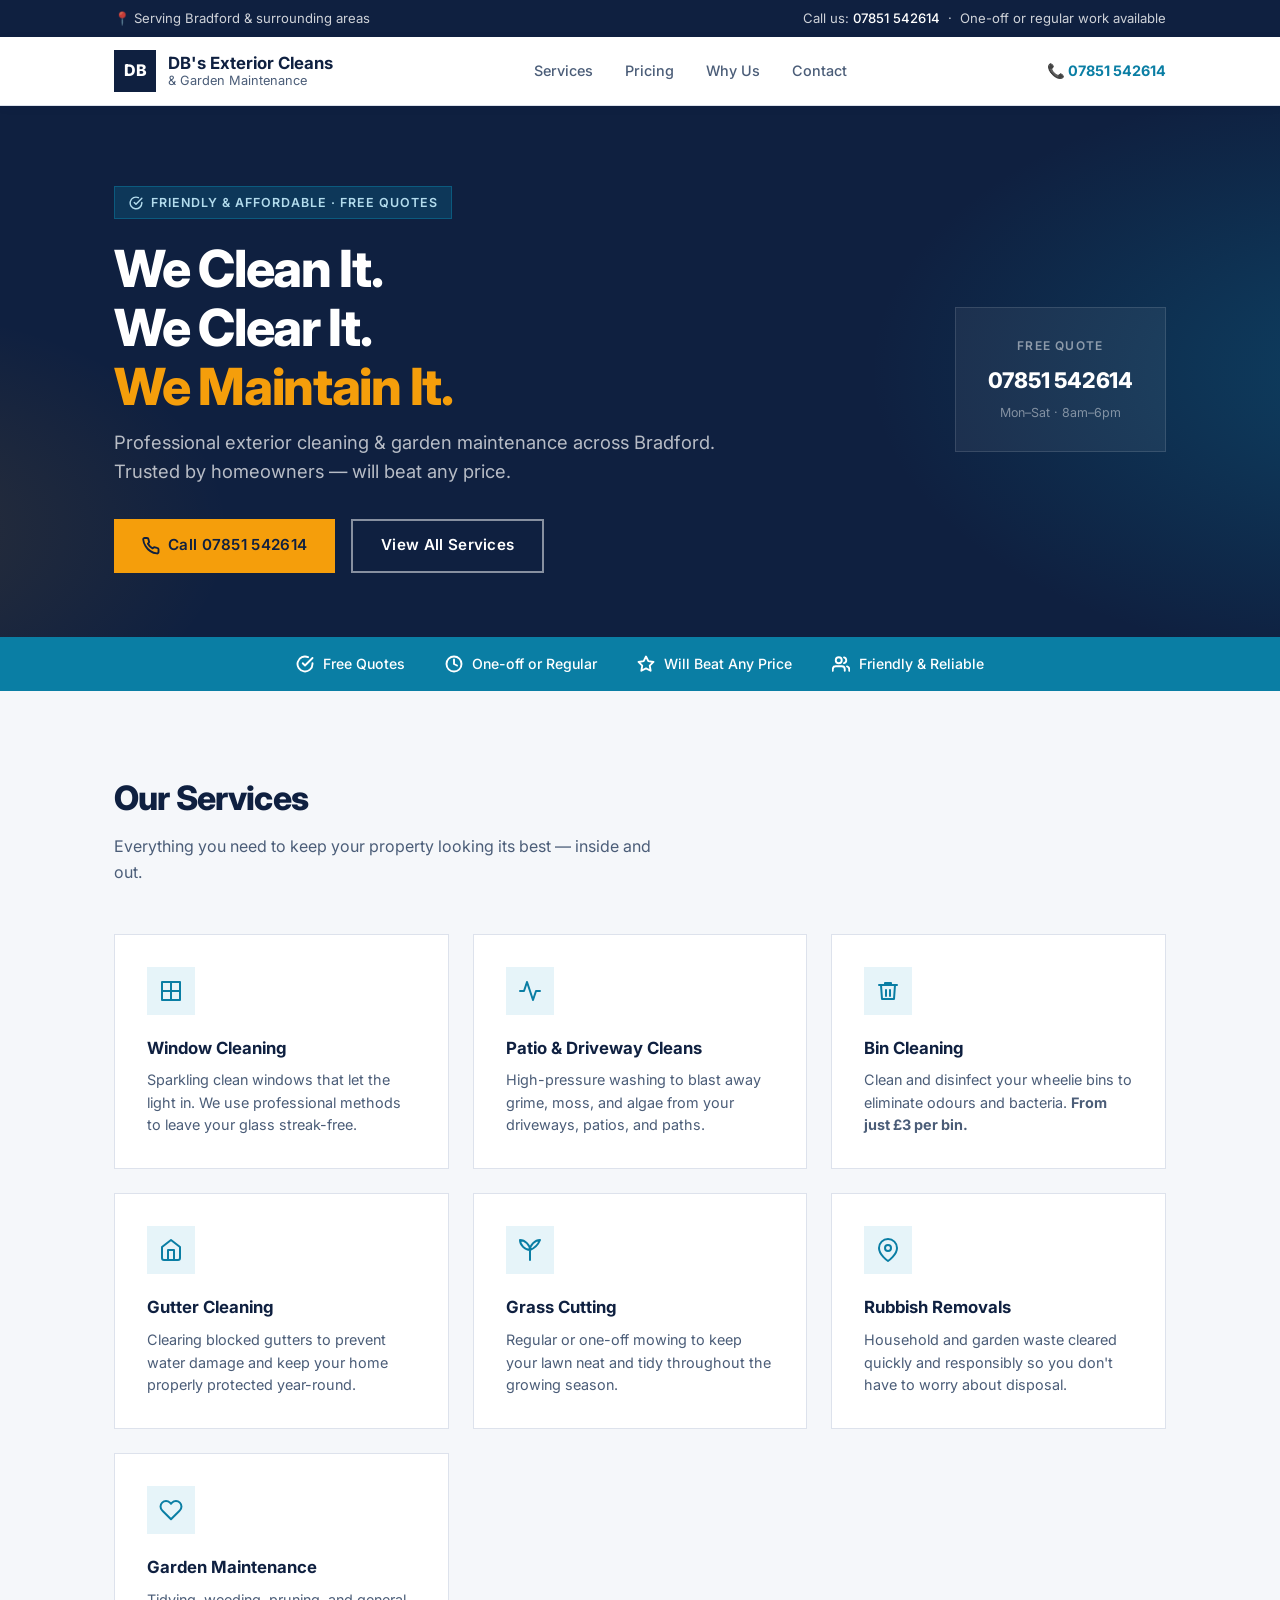
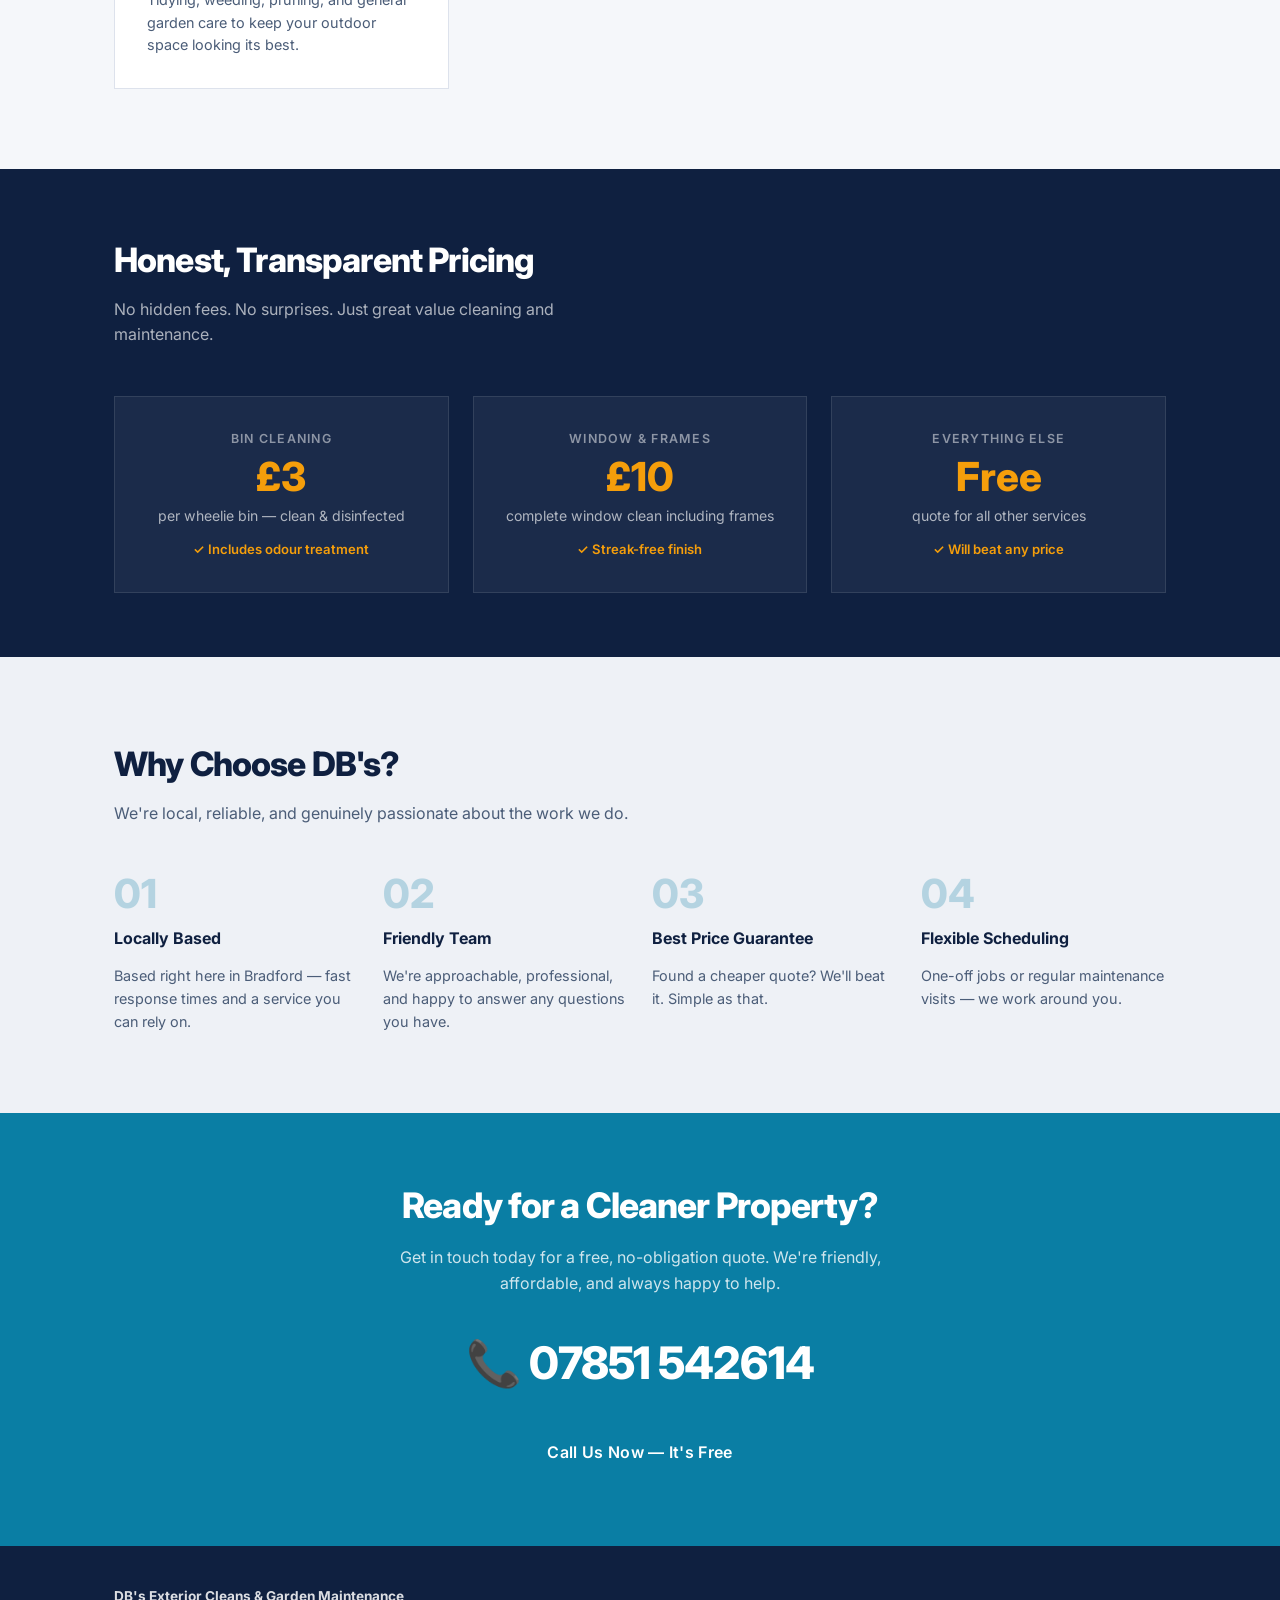
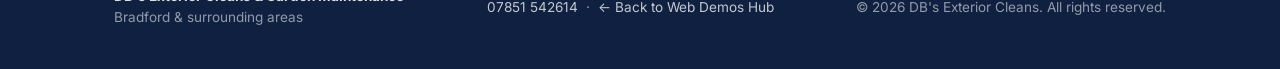
<file: dbsinteriors/index.html>
<!DOCTYPE html>
<html lang="en">
<head>
    <meta charset="UTF-8">
    <meta name="viewport" content="width=device-width, initial-scale=1.0">
    <title>DB's Exterior Cleans & Garden Maintenance | Bradford</title>
    <meta name="description" content="DB's Exterior Cleans & Garden Maintenance — window cleaning, patio & driveway cleaning, bin cleaning, gutter clearing, grass cutting, rubbish removals and garden maintenance in Bradford. Call 07851 542614 for a free quote.">
    <link rel="preconnect" href="https://fonts.googleapis.com">
    <link rel="preconnect" href="https://fonts.gstatic.com" crossorigin>
    <link href="https://fonts.googleapis.com/css2?family=Inter:wght@300;400;500;600;700;800&display=swap" rel="stylesheet">

    <style>
        /* ── Design Tokens ───────────────────────────────────────────── */
        :root {
            --bg:           #f5f7fa;
            --surface:      #ffffff;
            --surface-alt:  #eef1f6;
            --border:       #dde2ec;

            --navy:         #0f2040;
            --navy-mid:     #1a3258;
            --teal:         #0a7ea4;
            --teal-light:   #e6f4f9;
            --teal-mid:     #b3dced;
            --amber:        #f59e0b;
            --amber-light:  #fef3c7;

            --text-primary:   #0f2040;
            --text-secondary: #4b5d78;
            --text-muted:     #8494a8;

            --radius:   0px;   /* sharp corners throughout */
            --shadow-sm: 0 2px 8px rgba(15,32,64,.07);
            --shadow-md: 0 6px 24px rgba(15,32,64,.1);
            --shadow-lg: 0 16px 48px rgba(15,32,64,.13);

            --font: 'Inter', system-ui, sans-serif;
        }

        /* ── Reset ───────────────────────────────────────────────────── */
        *, *::before, *::after { box-sizing: border-box; margin: 0; padding: 0; }

        html { scroll-behavior: smooth; }

        body {
            font-family: var(--font);
            background: var(--bg);
            color: var(--text-primary);
            line-height: 1.6;
            overflow-x: hidden;
        }

        img { display: block; max-width: 100%; }
        a { color: inherit; text-decoration: none; }

        /* ── Utilities ───────────────────────────────────────────────── */
        .container {
            max-width: 1100px;
            margin: 0 auto;
            padding: 0 1.5rem;
        }

        .btn {
            display: inline-flex;
            align-items: center;
            gap: .5rem;
            font-family: var(--font);
            font-weight: 600;
            font-size: .95rem;
            padding: .8rem 1.75rem;
            border: none;
            cursor: pointer;
            transition: all .2s ease;
            letter-spacing: .02em;
        }

        .btn-primary {
            background: var(--teal);
            color: #fff;
        }
        .btn-primary:hover {
            background: #086b8c;
            transform: translateY(-1px);
            box-shadow: var(--shadow-md);
        }

        .btn-outline {
            background: transparent;
            color: #fff;
            border: 2px solid rgba(255,255,255,.5);
        }
        .btn-outline:hover {
            background: rgba(255,255,255,.12);
            border-color: #fff;
        }

        .btn-amber {
            background: var(--amber);
            color: var(--navy);
        }
        .btn-amber:hover {
            background: #d97706;
            transform: translateY(-1px);
            box-shadow: var(--shadow-md);
        }

        /* ── Top bar ─────────────────────────────────────────────────── */
        .topbar {
            background: var(--navy);
            color: rgba(255,255,255,.8);
            font-size: .82rem;
            padding: .5rem 0;
        }
        .topbar .container {
            display: flex;
            align-items: center;
            justify-content: space-between;
            flex-wrap: wrap;
            gap: .5rem;
        }
        .topbar a { color: #fff; font-weight: 500; }
        .topbar a:hover { text-decoration: underline; }

        /* ── Nav ─────────────────────────────────────────────────────── */
        nav {
            background: var(--surface);
            border-bottom: 1px solid var(--border);
            position: sticky;
            top: 0;
            z-index: 100;
            box-shadow: var(--shadow-sm);
        }
        .nav-inner {
            display: flex;
            align-items: center;
            justify-content: space-between;
            height: 68px;
        }
        .nav-logo {
            display: flex;
            align-items: center;
            gap: .75rem;
        }
        .nav-logo-mark {
            width: 42px;
            height: 42px;
            background: var(--navy);
            display: flex;
            align-items: center;
            justify-content: center;
            color: #fff;
            font-weight: 800;
            font-size: 1rem;
            letter-spacing: -.5px;
            flex-shrink: 0;
        }
        .nav-logo-text {
            font-size: 1.05rem;
            font-weight: 700;
            color: var(--navy);
            line-height: 1.2;
        }
        .nav-logo-text span {
            display: block;
            font-weight: 400;
            font-size: .8rem;
            color: var(--text-secondary);
        }
        .nav-links {
            display: flex;
            align-items: center;
            gap: 2rem;
            list-style: none;
        }
        .nav-links a {
            font-size: .9rem;
            font-weight: 500;
            color: var(--text-secondary);
            transition: color .2s;
        }
        .nav-links a:hover { color: var(--teal); }
        .nav-cta {
            font-size: .9rem;
            font-weight: 700;
            color: var(--teal);
        }
        .nav-cta:hover { text-decoration: underline; }

        /* ── Hero ────────────────────────────────────────────────────── */
        .hero {
            background: var(--navy);
            color: #fff;
            padding: 5rem 0 4rem;
            position: relative;
            overflow: hidden;
        }
        .hero::before {
            content: '';
            position: absolute;
            inset: 0;
            background:
                radial-gradient(ellipse 60% 80% at 110% 50%, rgba(10,126,164,.35) 0%, transparent 70%),
                radial-gradient(ellipse 40% 60% at -10% 80%, rgba(245,158,11,.12) 0%, transparent 70%);
        }
        .hero .container {
            position: relative;
            display: grid;
            grid-template-columns: 1fr auto;
            gap: 2rem;
            align-items: center;
        }
        .hero-badge {
            display: inline-flex;
            align-items: center;
            gap: .5rem;
            background: rgba(10,126,164,.25);
            border: 1px solid rgba(10,126,164,.5);
            color: var(--teal-mid);
            font-size: .78rem;
            font-weight: 600;
            padding: .35rem .85rem;
            letter-spacing: .08em;
            text-transform: uppercase;
            margin-bottom: 1.25rem;
        }
        .hero h1 {
            font-size: clamp(2rem, 5vw, 3.2rem);
            font-weight: 800;
            line-height: 1.15;
            letter-spacing: -.025em;
            margin-bottom: .75rem;
        }
        .hero h1 span { color: var(--amber); }
        .hero-tagline {
            font-size: 1.15rem;
            color: rgba(255,255,255,.7);
            margin-bottom: 2rem;
            font-weight: 400;
        }
        .hero-actions {
            display: flex;
            flex-wrap: wrap;
            gap: 1rem;
        }
        .hero-phone-card {
            background: rgba(255,255,255,.06);
            border: 1px solid rgba(255,255,255,.12);
            padding: 1.75rem 2rem;
            text-align: center;
            min-width: 200px;
            flex-shrink: 0;
        }
        .hero-phone-card .label {
            font-size: .75rem;
            font-weight: 600;
            letter-spacing: .1em;
            text-transform: uppercase;
            color: rgba(255,255,255,.5);
            margin-bottom: .5rem;
        }
        .hero-phone-card .number {
            font-size: 1.35rem;
            font-weight: 800;
            color: #fff;
            letter-spacing: -.01em;
        }
        .hero-phone-card .sub {
            font-size: .78rem;
            color: rgba(255,255,255,.45);
            margin-top: .35rem;
        }

        /* ── Trust strip ─────────────────────────────────────────────── */
        .trust-strip {
            background: var(--teal);
            color: #fff;
            padding: 1rem 0;
        }
        .trust-strip .container {
            display: flex;
            align-items: center;
            justify-content: center;
            flex-wrap: wrap;
            gap: 2.5rem;
        }
        .trust-item {
            display: flex;
            align-items: center;
            gap: .55rem;
            font-size: .88rem;
            font-weight: 500;
        }
        .trust-item svg {
            width: 18px;
            height: 18px;
            flex-shrink: 0;
        }

        /* ── Section titles ──────────────────────────────────────────── */
        .section { padding: 5rem 0; }
        .section-alt { background: var(--surface-alt); }

        .section-title {
            font-size: clamp(1.5rem, 3.5vw, 2.1rem);
            font-weight: 800;
            letter-spacing: -.025em;
            color: var(--navy);
            margin-bottom: .6rem;
        }
        .section-sub {
            font-size: 1rem;
            color: var(--text-secondary);
            max-width: 540px;
        }
        .section-header { margin-bottom: 3rem; }

        /* ── Services grid ───────────────────────────────────────────── */
        .services-grid {
            display: grid;
            grid-template-columns: repeat(auto-fit, minmax(280px, 1fr));
            gap: 1.5rem;
        }

        .service-card {
            background: var(--surface);
            border: 1px solid var(--border);
            padding: 2rem;
            transition: all .25s ease;
            position: relative;
            overflow: hidden;
        }
        .service-card::after {
            content: '';
            position: absolute;
            bottom: 0;
            left: 0;
            width: 0;
            height: 3px;
            background: var(--teal);
            transition: width .3s ease;
        }
        .service-card:hover::after { width: 100%; }
        .service-card:hover {
            transform: translateY(-4px);
            box-shadow: var(--shadow-md);
            border-color: var(--teal-mid);
        }

        .service-icon {
            width: 48px;
            height: 48px;
            background: var(--teal-light);
            display: flex;
            align-items: center;
            justify-content: center;
            margin-bottom: 1.25rem;
            color: var(--teal);
        }
        .service-icon svg { width: 24px; height: 24px; }

        .service-card h3 {
            font-size: 1.05rem;
            font-weight: 700;
            color: var(--navy);
            margin-bottom: .5rem;
        }
        .service-card p {
            font-size: .9rem;
            color: var(--text-secondary);
            line-height: 1.55;
        }

        /* ── Pricing highlight ───────────────────────────────────────── */
        .pricing-section { padding: 4rem 0; background: var(--navy); color: #fff; }
        .pricing-grid {
            display: grid;
            grid-template-columns: repeat(auto-fit, minmax(220px, 1fr));
            gap: 1.5rem;
            margin-top: 2.5rem;
        }
        .price-card {
            background: rgba(255,255,255,.05);
            border: 1px solid rgba(255,255,255,.1);
            padding: 2rem;
            text-align: center;
            transition: all .25s;
        }
        .price-card:hover {
            background: rgba(255,255,255,.1);
            transform: translateY(-4px);
        }
        .price-card .price-amount {
            font-size: 2.5rem;
            font-weight: 800;
            color: var(--amber);
            line-height: 1;
            margin: .5rem 0;
        }
        .price-card .price-label {
            font-size: .78rem;
            font-weight: 600;
            text-transform: uppercase;
            letter-spacing: .1em;
            color: rgba(255,255,255,.5);
        }
        .price-card .price-desc {
            font-size: .88rem;
            color: rgba(255,255,255,.65);
            margin-top: .5rem;
        }
        .price-card .price-highlight {
            font-size: .82rem;
            color: var(--amber);
            font-weight: 600;
            margin-top: .75rem;
        }

        /* ── Why choose us ───────────────────────────────────────────── */
        .reasons-grid {
            display: grid;
            grid-template-columns: repeat(auto-fit, minmax(200px, 1fr));
            gap: 1.5rem;
            margin-top: 2.5rem;
        }
        .reason-item {
            display: flex;
            flex-direction: column;
            gap: .75rem;
        }
        .reason-num {
            font-size: 2.5rem;
            font-weight: 800;
            color: var(--teal);
            line-height: 1;
            opacity: .25;
        }
        .reason-item h3 {
            font-size: 1rem;
            font-weight: 700;
            color: var(--navy);
        }
        .reason-item p {
            font-size: .9rem;
            color: var(--text-secondary);
        }

        /* ── CTA band ────────────────────────────────────────────────── */
        .cta-band {
            background: var(--teal);
            color: #fff;
            padding: 4rem 0;
            text-align: center;
        }
        .cta-band h2 {
            font-size: clamp(1.5rem, 3.5vw, 2.2rem);
            font-weight: 800;
            letter-spacing: -.025em;
            margin-bottom: .75rem;
        }
        .cta-band p {
            font-size: 1rem;
            color: rgba(255,255,255,.8);
            margin-bottom: 2rem;
            max-width: 500px;
            margin-left: auto;
            margin-right: auto;
        }
        .cta-phone-big {
            font-size: clamp(1.8rem, 5vw, 2.8rem);
            font-weight: 800;
            color: #fff;
            letter-spacing: -.02em;
            display: block;
            margin-bottom: 1.5rem;
        }
        .cta-phone-big a { color: inherit; }

        /* ── Footer ──────────────────────────────────────────────────── */
        footer {
            background: var(--navy);
            color: rgba(255,255,255,.55);
            padding: 2.5rem 0;
            font-size: .85rem;
        }
        .footer-inner {
            display: flex;
            flex-wrap: wrap;
            align-items: center;
            justify-content: space-between;
            gap: 1rem;
        }
        footer a { color: rgba(255,255,255,.75); }
        footer a:hover { color: #fff; }

        /* ── Animations ──────────────────────────────────────────────── */
        @keyframes fadeUp {
            from { opacity: 0; transform: translateY(24px); }
            to   { opacity: 1; transform: translateY(0); }
        }
        .anim { animation: fadeUp .6s ease both; }
        .anim-d1 { animation-delay: .1s; }
        .anim-d2 { animation-delay: .2s; }
        .anim-d3 { animation-delay: .3s; }

        /* ── Responsive ──────────────────────────────────────────────── */
        @media (max-width: 768px) {
            .hero .container {
                grid-template-columns: 1fr;
            }
            .hero-phone-card { width: 100%; }
            .nav-links { display: none; }
            .topbar .container { flex-direction: column; text-align: center; }
        }
        @media (max-width: 500px) {
            .hero-actions { flex-direction: column; }
            .btn { justify-content: center; }
        }
    </style>
</head>
<body>

    <!-- Top bar -->
    <div class="topbar">
        <div class="container">
            <span>📍 Serving Bradford &amp; surrounding areas</span>
            <span>Call us: <a href="tel:07851542614">07851 542614</a> &nbsp;·&nbsp; One-off or regular work available</span>
        </div>
    </div>

    <!-- Navigation -->
    <nav>
        <div class="container nav-inner">
            <a href="#" class="nav-logo" id="nav-logo">
                <div class="nav-logo-mark">DB</div>
                <div class="nav-logo-text">
                    DB's Exterior Cleans
                    <span>&amp; Garden Maintenance</span>
                </div>
            </a>
            <ul class="nav-links">
                <li><a href="#services">Services</a></li>
                <li><a href="#pricing">Pricing</a></li>
                <li><a href="#why-us">Why Us</a></li>
                <li><a href="#contact">Contact</a></li>
            </ul>
            <a href="tel:07851542614" class="nav-cta" id="nav-call-btn">📞 07851 542614</a>
        </div>
    </nav>

    <!-- Hero -->
    <section class="hero" id="home">
        <div class="container">
            <div>
                <div class="hero-badge anim">
                    <svg xmlns="http://www.w3.org/2000/svg" width="14" height="14" viewBox="0 0 24 24" fill="none" stroke="currentColor" stroke-width="2.5" stroke-linecap="round" stroke-linejoin="round"><path d="M22 11.08V12a10 10 0 1 1-5.93-9.14"/><polyline points="22 4 12 14.01 9 11.01"/></svg>
                    Friendly &amp; Affordable · Free Quotes
                </div>
                <h1 class="anim anim-d1">
                    We Clean It.<br>
                    We Clear It.<br>
                    <span>We Maintain It.</span>
                </h1>
                <p class="hero-tagline anim anim-d2">
                    Professional exterior cleaning &amp; garden maintenance across Bradford.<br>Trusted by homeowners — will beat any price.
                </p>
                <div class="hero-actions anim anim-d3">
                    <a href="tel:07851542614" class="btn btn-amber" id="hero-call-btn">
                        <svg xmlns="http://www.w3.org/2000/svg" width="18" height="18" viewBox="0 0 24 24" fill="none" stroke="currentColor" stroke-width="2.5" stroke-linecap="round" stroke-linejoin="round"><path d="M22 16.92v3a2 2 0 0 1-2.18 2 19.79 19.79 0 0 1-8.63-3.07A19.5 19.5 0 0 1 4.69 12a19.79 19.79 0 0 1-3.07-8.67A2 2 0 0 1 3.6 1.27h3a2 2 0 0 1 2 1.72c.127.96.361 1.903.7 2.81a2 2 0 0 1-.45 2.11L7.91 8.91a16 16 0 0 0 6.29 6.29l.95-.86a2 2 0 0 1 2.11-.45c.907.339 1.85.573 2.81.7A2 2 0 0 1 22 16.92z"/></svg>
                        Call 07851 542614
                    </a>
                    <a href="#services" class="btn btn-outline" id="hero-services-btn">View All Services</a>
                </div>
            </div>
            <div class="hero-phone-card anim anim-d2">
                <div class="label">Free Quote</div>
                <div class="number">07851 542614</div>
                <div class="sub">Mon–Sat · 8am–6pm</div>
            </div>
        </div>
    </section>

    <!-- Trust strip -->
    <div class="trust-strip">
        <div class="container">
            <div class="trust-item">
                <svg xmlns="http://www.w3.org/2000/svg" viewBox="0 0 24 24" fill="none" stroke="currentColor" stroke-width="2.5" stroke-linecap="round" stroke-linejoin="round"><path d="M22 11.08V12a10 10 0 1 1-5.93-9.14"/><polyline points="22 4 12 14.01 9 11.01"/></svg>
                Free Quotes
            </div>
            <div class="trust-item">
                <svg xmlns="http://www.w3.org/2000/svg" viewBox="0 0 24 24" fill="none" stroke="currentColor" stroke-width="2.5" stroke-linecap="round" stroke-linejoin="round"><circle cx="12" cy="12" r="10"/><polyline points="12 6 12 12 16 14"/></svg>
                One-off or Regular
            </div>
            <div class="trust-item">
                <svg xmlns="http://www.w3.org/2000/svg" viewBox="0 0 24 24" fill="none" stroke="currentColor" stroke-width="2.5" stroke-linecap="round" stroke-linejoin="round"><polygon points="12 2 15.09 8.26 22 9.27 17 14.14 18.18 21.02 12 17.77 5.82 21.02 7 14.14 2 9.27 8.91 8.26 12 2"/></svg>
                Will Beat Any Price
            </div>
            <div class="trust-item">
                <svg xmlns="http://www.w3.org/2000/svg" viewBox="0 0 24 24" fill="none" stroke="currentColor" stroke-width="2.5" stroke-linecap="round" stroke-linejoin="round"><path d="M17 21v-2a4 4 0 0 0-4-4H5a4 4 0 0 0-4 4v2"/><circle cx="9" cy="7" r="4"/><path d="M23 21v-2a4 4 0 0 0-3-3.87"/><path d="M16 3.13a4 4 0 0 1 0 7.75"/></svg>
                Friendly &amp; Reliable
            </div>
        </div>
    </div>

    <!-- Services -->
    <section class="section" id="services">
        <div class="container">
            <div class="section-header">
                <h2 class="section-title">Our Services</h2>
                <p class="section-sub">Everything you need to keep your property looking its best — inside and out.</p>
            </div>
            <div class="services-grid">

                <div class="service-card" id="service-window">
                    <div class="service-icon">
                        <svg xmlns="http://www.w3.org/2000/svg" viewBox="0 0 24 24" fill="none" stroke="currentColor" stroke-width="2" stroke-linecap="round" stroke-linejoin="round"><rect x="3" y="3" width="18" height="18"/><line x1="12" y1="3" x2="12" y2="21"/><line x1="3" y1="12" x2="21" y2="12"/></svg>
                    </div>
                    <h3>Window Cleaning</h3>
                    <p>Sparkling clean windows that let the light in. We use professional methods to leave your glass streak-free.</p>
                </div>

                <div class="service-card" id="service-patio">
                    <div class="service-icon">
                        <svg xmlns="http://www.w3.org/2000/svg" viewBox="0 0 24 24" fill="none" stroke="currentColor" stroke-width="2" stroke-linecap="round" stroke-linejoin="round"><polyline points="22 12 18 12 15 21 9 3 6 12 2 12"/></svg>
                    </div>
                    <h3>Patio &amp; Driveway Cleans</h3>
                    <p>High-pressure washing to blast away grime, moss, and algae from your driveways, patios, and paths.</p>
                </div>

                <div class="service-card" id="service-bin">
                    <div class="service-icon">
                        <svg xmlns="http://www.w3.org/2000/svg" viewBox="0 0 24 24" fill="none" stroke="currentColor" stroke-width="2" stroke-linecap="round" stroke-linejoin="round"><polyline points="3 6 5 6 21 6"/><path d="M19 6l-1 14H6L5 6"/><path d="M10 11v6"/><path d="M14 11v6"/><path d="M9 6V4h6v2"/></svg>
                    </div>
                    <h3>Bin Cleaning</h3>
                    <p>Clean and disinfect your wheelie bins to eliminate odours and bacteria. <strong>From just £3 per bin.</strong></p>
                </div>

                <div class="service-card" id="service-gutter">
                    <div class="service-icon">
                        <svg xmlns="http://www.w3.org/2000/svg" viewBox="0 0 24 24" fill="none" stroke="currentColor" stroke-width="2" stroke-linecap="round" stroke-linejoin="round"><path d="M3 9l9-7 9 7v11a2 2 0 0 1-2 2H5a2 2 0 0 1-2-2z"/><polyline points="9 22 9 12 15 12 15 22"/></svg>
                    </div>
                    <h3>Gutter Cleaning</h3>
                    <p>Clearing blocked gutters to prevent water damage and keep your home properly protected year-round.</p>
                </div>

                <div class="service-card" id="service-grass">
                    <div class="service-icon">
                        <svg xmlns="http://www.w3.org/2000/svg" viewBox="0 0 24 24" fill="none" stroke="currentColor" stroke-width="2" stroke-linecap="round" stroke-linejoin="round"><path d="M12 22V12M12 12C12 7 7 2 2 2c0 5 5 10 10 10zM12 12c0-5 5-10 10-10-2 5-5 8-10 10z"/></svg>
                    </div>
                    <h3>Grass Cutting</h3>
                    <p>Regular or one-off mowing to keep your lawn neat and tidy throughout the growing season.</p>
                </div>

                <div class="service-card" id="service-rubbish">
                    <div class="service-icon">
                        <svg xmlns="http://www.w3.org/2000/svg" viewBox="0 0 24 24" fill="none" stroke="currentColor" stroke-width="2" stroke-linecap="round" stroke-linejoin="round"><path d="M21 10c0 7-9 13-9 13s-9-6-9-13a9 9 0 0 1 18 0z"/><circle cx="12" cy="10" r="3"/></svg>
                    </div>
                    <h3>Rubbish Removals</h3>
                    <p>Household and garden waste cleared quickly and responsibly so you don't have to worry about disposal.</p>
                </div>

                <div class="service-card" id="service-garden">
                    <div class="service-icon">
                        <svg xmlns="http://www.w3.org/2000/svg" viewBox="0 0 24 24" fill="none" stroke="currentColor" stroke-width="2" stroke-linecap="round" stroke-linejoin="round"><path d="M20.84 4.61a5.5 5.5 0 0 0-7.78 0L12 5.67l-1.06-1.06a5.5 5.5 0 0 0-7.78 7.78l1.06 1.06L12 21.23l7.78-7.78 1.06-1.06a5.5 5.5 0 0 0 0-7.78z"/></svg>
                    </div>
                    <h3>Garden Maintenance</h3>
                    <p>Tidying, weeding, pruning, and general garden care to keep your outdoor space looking its best.</p>
                </div>

            </div>
        </div>
    </section>

    <!-- Pricing -->
    <section class="pricing-section" id="pricing">
        <div class="container">
            <div class="section-header" style="color:#fff;">
                <h2 class="section-title" style="color:#fff;">Honest, Transparent Pricing</h2>
                <p class="section-sub" style="color:rgba(255,255,255,.65);">No hidden fees. No surprises. Just great value cleaning and maintenance.</p>
            </div>
            <div class="pricing-grid">

                <div class="price-card" id="price-bin">
                    <div class="price-label">Bin Cleaning</div>
                    <div class="price-amount">£3</div>
                    <div class="price-desc">per wheelie bin — clean &amp; disinfected</div>
                    <div class="price-highlight">✓ Includes odour treatment</div>
                </div>

                <div class="price-card" id="price-windows">
                    <div class="price-label">Window &amp; Frames</div>
                    <div class="price-amount">£10</div>
                    <div class="price-desc">complete window clean including frames</div>
                    <div class="price-highlight">✓ Streak-free finish</div>
                </div>

                <div class="price-card" id="price-quote">
                    <div class="price-label">Everything Else</div>
                    <div class="price-amount">Free</div>
                    <div class="price-desc">quote for all other services</div>
                    <div class="price-highlight">✓ Will beat any price</div>
                </div>

            </div>
        </div>
    </section>

    <!-- Why Us -->
    <section class="section section-alt" id="why-us">
        <div class="container">
            <div class="section-header">
                <h2 class="section-title">Why Choose DB's?</h2>
                <p class="section-sub">We're local, reliable, and genuinely passionate about the work we do.</p>
            </div>
            <div class="reasons-grid">
                <div class="reason-item">
                    <div class="reason-num">01</div>
                    <h3>Locally Based</h3>
                    <p>Based right here in Bradford — fast response times and a service you can rely on.</p>
                </div>
                <div class="reason-item">
                    <div class="reason-num">02</div>
                    <h3>Friendly Team</h3>
                    <p>We're approachable, professional, and happy to answer any questions you have.</p>
                </div>
                <div class="reason-item">
                    <div class="reason-num">03</div>
                    <h3>Best Price Guarantee</h3>
                    <p>Found a cheaper quote? We'll beat it. Simple as that.</p>
                </div>
                <div class="reason-item">
                    <div class="reason-num">04</div>
                    <h3>Flexible Scheduling</h3>
                    <p>One-off jobs or regular maintenance visits — we work around you.</p>
                </div>
            </div>
        </div>
    </section>

    <!-- CTA Band -->
    <section class="cta-band" id="contact">
        <div class="container">
            <h2>Ready for a Cleaner Property?</h2>
            <p>Get in touch today for a free, no-obligation quote. We're friendly, affordable, and always happy to help.</p>
            <span class="cta-phone-big">
                <a href="tel:07851542614" id="cta-phone-link">📞 07851 542614</a>
            </span>
            <a href="tel:07851542614" class="btn btn-primary" id="cta-call-btn" style="font-size:1rem;padding:1rem 2.5rem;">
                Call Us Now — It's Free
            </a>
        </div>
    </section>

    <!-- Footer -->
    <footer>
        <div class="container">
            <div class="footer-inner">
                <div>
                    <strong style="color:rgba(255,255,255,.85);">DB's Exterior Cleans &amp; Garden Maintenance</strong><br>
                    Bradford &amp; surrounding areas
                </div>
                <div>
                    <a href="tel:07851542614" id="footer-phone-link">07851 542614</a>
                    &nbsp;·&nbsp;
                    <a href="../index.html" id="footer-hub-link">← Back to Web Demos Hub</a>
                </div>
                <div>&copy; 2026 DB's Exterior Cleans. All rights reserved.</div>
            </div>
        </div>
    </footer>

</body>
</html>
</file>
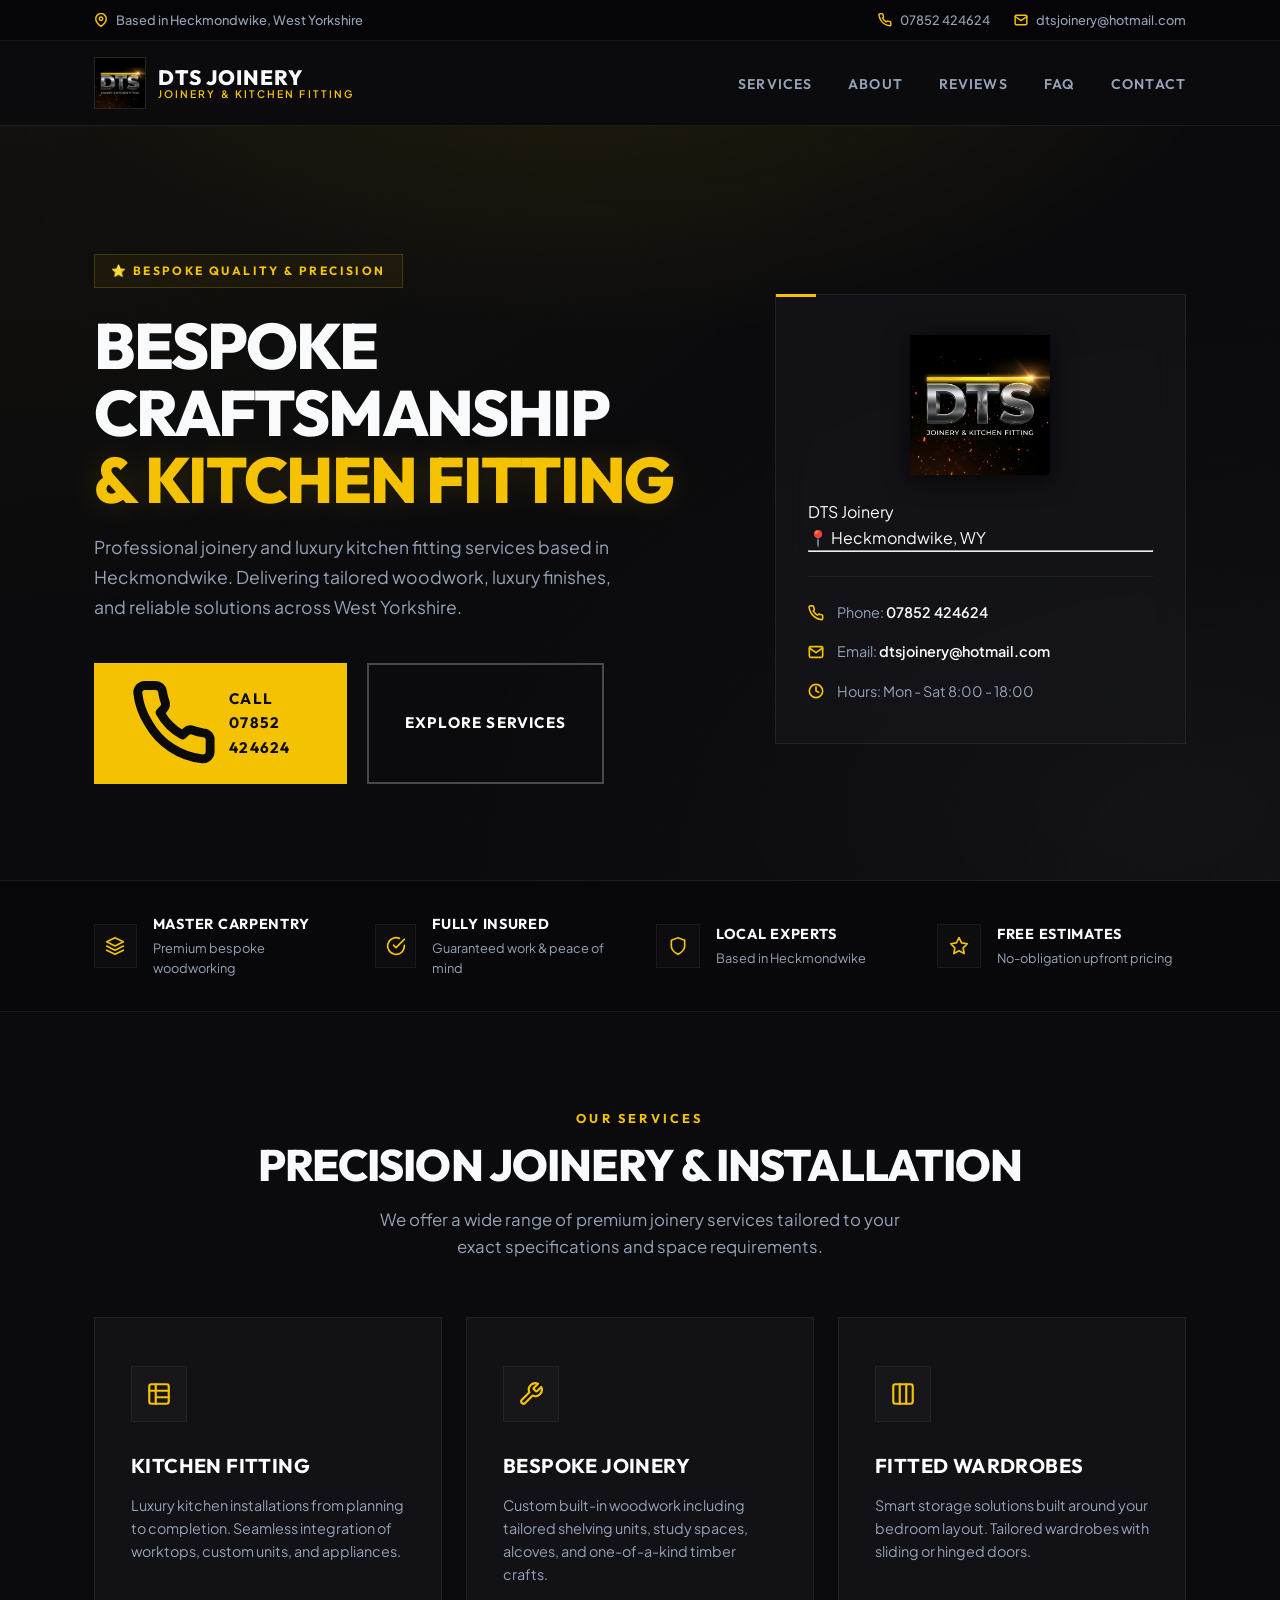
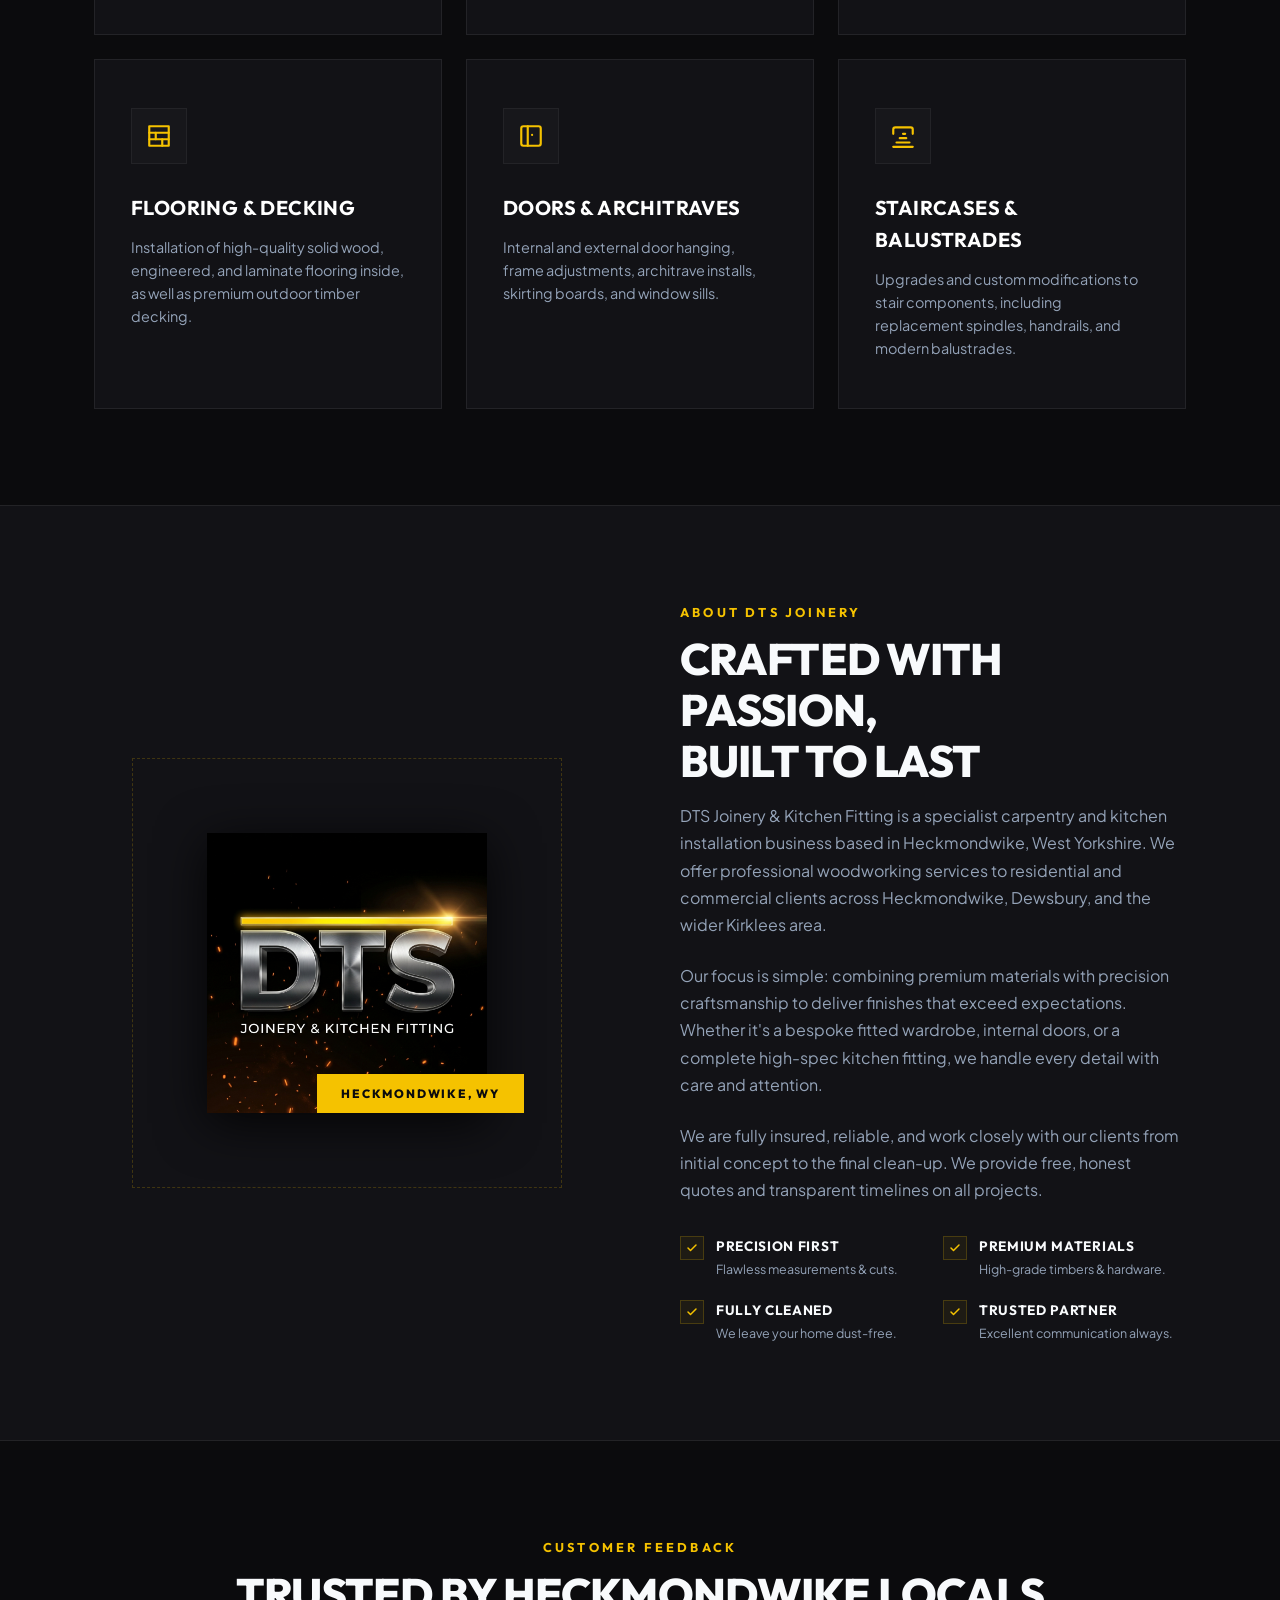
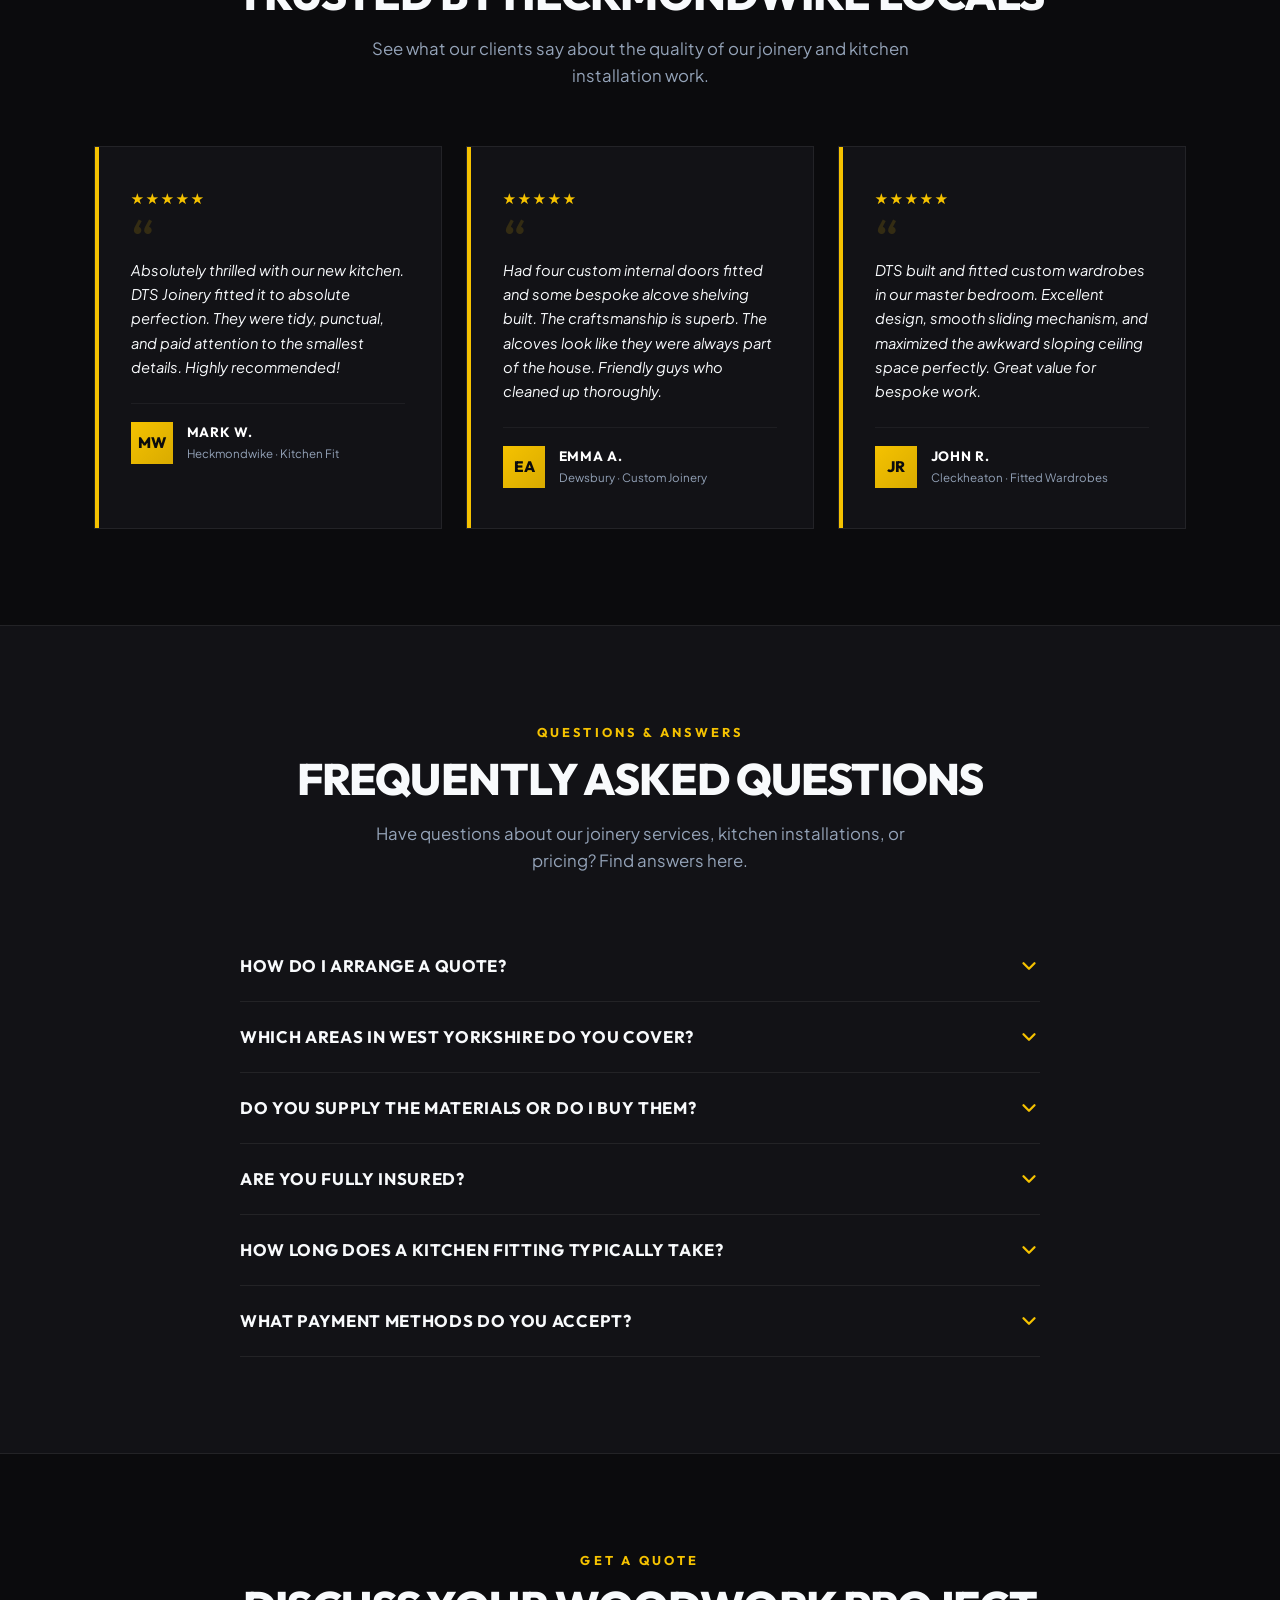
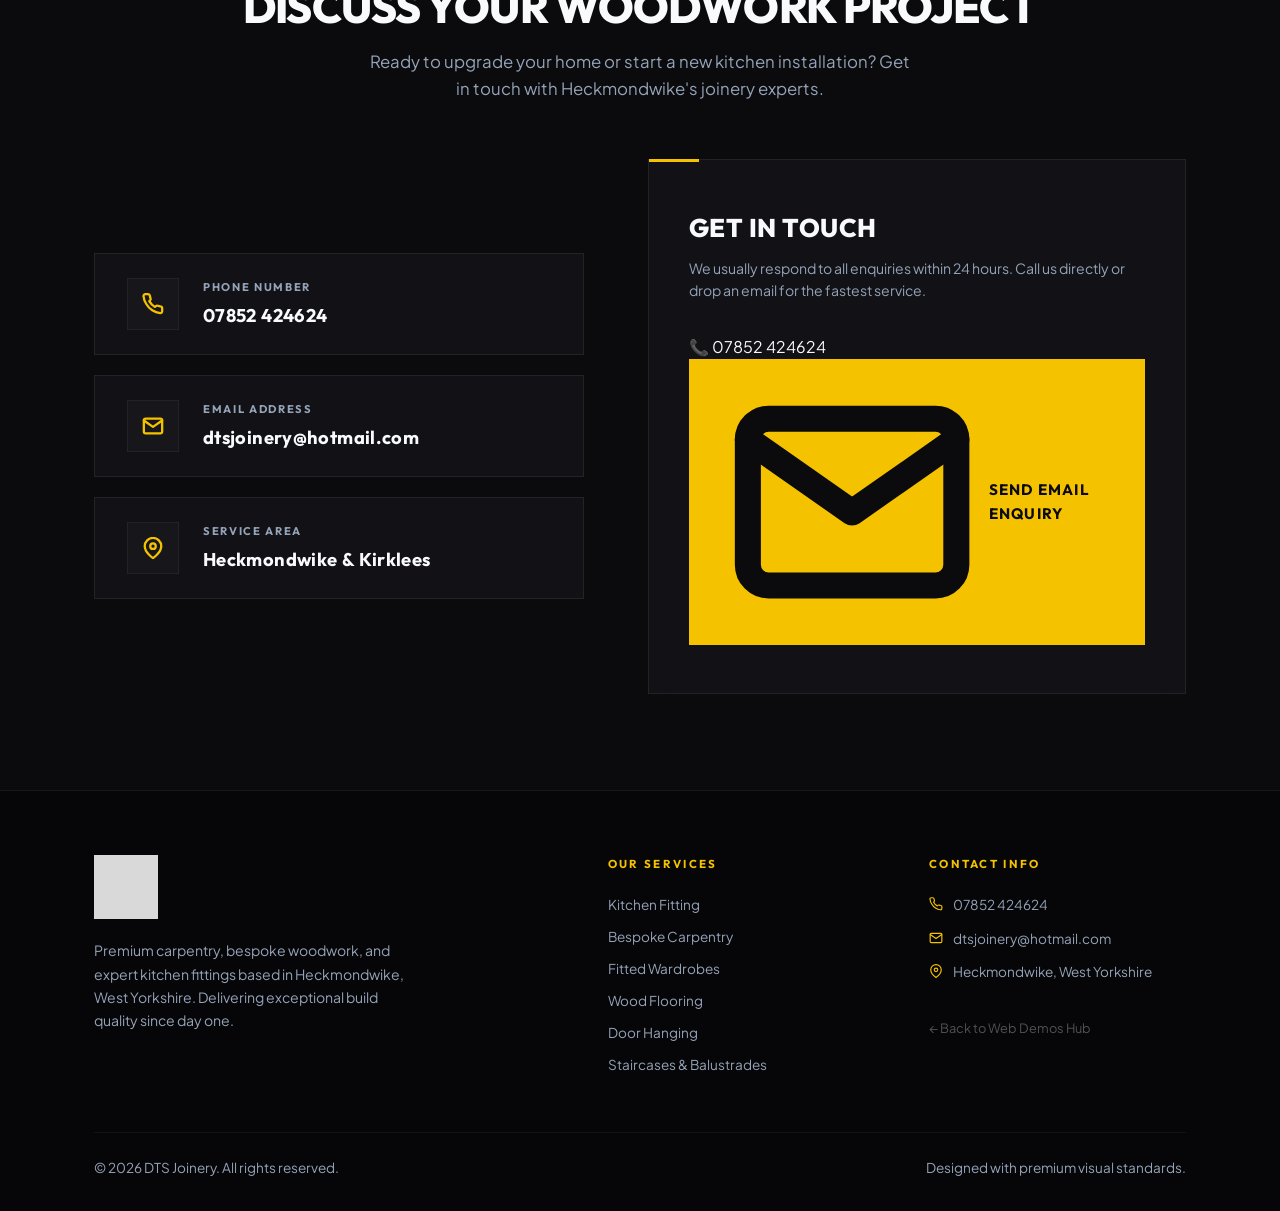
<file: dtsjoinery/index.html>
<!DOCTYPE html>
<html lang="en">
<head>
    <meta charset="UTF-8">
    <meta name="viewport" content="width=device-width, initial-scale=1.0">
    <title>DTS Joinery &amp; Kitchen Fitting | Heckmondwike, West Yorkshire</title>
    <meta name="description" content="DTS Joinery &amp; Kitchen Fitting — professional bespoke carpentry, kitchen installations, flooring, doors, fitted wardrobes, and timber work in Heckmondwike. Call 07852 424624.">
    <!-- Google Fonts -->
    <link rel="preconnect" href="https://fonts.googleapis.com">
    <link rel="preconnect" href="https://fonts.gstatic.com" crossorigin>
    <link href="https://fonts.googleapis.com/css2?family=Outfit:wght@300;400;500;600;700;800&family=Plus+Jakarta+Sans:wght@300;400;500;600;700&display=swap" rel="stylesheet">
    <style>
        /* ─── Design Tokens ───────────────────────────────────────────── */
        :root {
            --bg-main:      #0b0b0d;     /* Deep cinematic black */
            --bg-sec:       #121216;     /* Dark metal gray */
            --bg-card:      rgba(22, 22, 28, 0.7);
            --border:       rgba(255, 255, 255, 0.07);
            --border-hover: rgba(245, 194, 0, 0.3);

            --gold:         #f5c200;     /* Rich gold */
            --gold-glow:    rgba(245, 194, 0, 0.15);
            --silver:       #e2e8f0;     /* Chrome silver */
            --steel:        #94a3b8;     /* Muted metal steel */
            --text-light:   #f8fafc;
            --text-muted:   #94a3b8;

            --radius:       0px;         /* Sharp corners for premium industrial feel */
            --font-display: 'Outfit', sans-serif;
            --font-sans:    'Plus Jakarta Sans', sans-serif;

            --shadow-sm:    0 2px 8px rgba(0, 0, 0, 0.5);
            --shadow-md:    0 8px 30px rgba(0, 0, 0, 0.7);
            --shadow-lg:    0 16px 40px rgba(245, 194, 0, 0.05);
        }

        /* ─── Reset ───────────────────────────────────────────────────── */
        *, *::before, *::after {
            box-sizing: border-box;
            margin: 0;
            padding: 0;
        }
        html {
            scroll-behavior: smooth;
        }
        body {
            font-family: var(--font-sans);
            background-color: var(--bg-main);
            color: var(--text-light);
            line-height: 1.6;
            overflow-x: hidden;
            background-image: 
                radial-gradient(at 0% 0%, rgba(245, 194, 0, 0.04) 0px, transparent 50%),
                radial-gradient(at 100% 100%, rgba(148, 163, 184, 0.03) 0px, transparent 50%);
            background-attachment: fixed;
        }
        img {
            display: block;
            max-width: 100%;
        }
        a {
            color: inherit;
            text-decoration: none;
        }
        li {
            list-style: none;
        }

        /* ─── Utilities ───────────────────────────────────────────────── */
        .container {
            max-width: 1140px;
            margin: 0 auto;
            padding: 0 1.5rem;
        }
        .section {
            padding: 6rem 0;
            position: relative;
        }
        .section-alt {
            background-color: var(--bg-sec);
            border-top: 1px solid var(--border);
            border-bottom: 1px solid var(--border);
        }
        .gold-text {
            color: var(--gold);
            font-weight: 700;
        }
        .eyebrow {
            font-family: var(--font-display);
            font-size: 0.8rem;
            font-weight: 700;
            letter-spacing: 0.25em;
            text-transform: uppercase;
            color: var(--gold);
            margin-bottom: 0.75rem;
            display: block;
        }
        .h2 {
            font-family: var(--font-display);
            font-size: clamp(2rem, 4.5vw, 2.75rem);
            font-weight: 800;
            line-height: 1.15;
            letter-spacing: -0.02em;
            color: var(--text-light);
            margin-bottom: 1rem;
            text-transform: uppercase;
        }
        .sub {
            font-size: 1.05rem;
            color: var(--text-muted);
            max-width: 550px;
            margin-bottom: 3.5rem;
        }
        .section-header.center {
            text-align: center;
        }
        .section-header.center .sub {
            margin-left: auto;
            margin-right: auto;
        }

        /* ─── Buttons ─────────────────────────────────────────────────── */
        .btn {
            display: inline-flex;
            align-items: center;
            gap: 0.75rem;
            font-family: var(--font-display);
            font-weight: 700;
            font-size: 0.95rem;
            letter-spacing: 0.08em;
            text-transform: uppercase;
            padding: 1rem 2.25rem;
            border: 2px solid transparent;
            cursor: pointer;
            transition: all 0.3s cubic-bezier(0.16, 1, 0.3, 1);
            position: relative;
            overflow: hidden;
        }
        .btn-gold {
            background-color: var(--gold);
            color: var(--bg-main);
            border-color: var(--gold);
        }
        .btn-gold:hover {
            background-color: #fff;
            border-color: #fff;
            transform: translateY(-2px);
            box-shadow: 0 0 25px var(--gold-glow);
        }
        .btn-outline {
            background-color: transparent;
            color: #fff;
            border-color: rgba(255, 255, 255, 0.25);
        }
        .btn-outline:hover {
            border-color: var(--gold);
            color: var(--gold);
            transform: translateY(-2px);
            box-shadow: 0 0 15px rgba(245, 194, 0, 0.1);
        }

        /* ─── Header Top bar ─────────────────────────────────────────── */
        .topbar {
            background-color: #050507;
            border-bottom: 1px solid var(--border);
            font-size: 0.8rem;
            padding: 0.6rem 0;
            color: var(--text-muted);
            font-weight: 500;
        }
        .topbar .container {
            display: flex;
            justify-content: space-between;
            align-items: center;
            flex-wrap: wrap;
            gap: 0.5rem;
        }
        .topbar-info {
            display: flex;
            align-items: center;
            gap: 1.5rem;
            flex-wrap: wrap;
        }
        .topbar-item {
            display: flex;
            align-items: center;
            gap: 0.5rem;
        }
        .topbar-item svg {
            width: 14px;
            height: 14px;
            color: var(--gold);
        }
        .topbar-link {
            transition: color 0.2s;
        }
        .topbar-link:hover {
            color: #fff;
        }

        /* ─── Navigation ──────────────────────────────────────────────── */
        nav {
            background-color: var(--bg-main);
            border-bottom: 1px solid var(--border);
            position: sticky;
            top: 0;
            z-index: 500;
            backdrop-filter: blur(12px);
            -webkit-backdrop-filter: blur(12px);
        }
        .nav-inner {
            display: flex;
            align-items: center;
            justify-content: space-between;
            height: 84px;
        }
        .nav-logo {
            display: flex;
            align-items: center;
            gap: 0.75rem;
        }
        .nav-logo img {
            height: 52px;
            width: auto;
            border: 1px solid rgba(255, 255, 255, 0.1);
        }
        .nav-logo-text {
            font-family: var(--font-display);
            font-weight: 800;
            font-size: 1.3rem;
            letter-spacing: 0.05em;
            text-transform: uppercase;
            line-height: 1.1;
        }
        .nav-logo-text span {
            display: block;
            font-size: 0.65rem;
            font-weight: 600;
            letter-spacing: 0.2em;
            color: var(--gold);
            font-family: var(--font-sans);
        }
        .nav-links {
            display: flex;
            align-items: center;
            gap: 2.25rem;
        }
        .nav-links a {
            font-family: var(--font-display);
            font-size: 0.88rem;
            font-weight: 600;
            letter-spacing: 0.08em;
            text-transform: uppercase;
            color: var(--text-muted);
            transition: color 0.3s ease;
            position: relative;
            padding: 0.5rem 0;
        }
        .nav-links a::after {
            content: '';
            position: absolute;
            bottom: 0;
            left: 0;
            width: 0;
            height: 2px;
            background-color: var(--gold);
            transition: width 0.3s;
        }
        .nav-links a:hover {
            color: #fff;
        }
        .nav-links a:hover::after {
            width: 100%;
        }

        .hamburger {
            display: none;
            flex-direction: column;
            gap: 6px;
            border: none;
            background: none;
            cursor: pointer;
            width: 32px;
            padding: 4px;
        }
        .hamburger span {
            display: block;
            height: 2px;
            width: 100%;
            background-color: #fff;
            transition: all 0.3s ease;
        }
        .hamburger.open span:nth-child(1) { transform: rotate(45deg) translate(5px, 6px); }
        .hamburger.open span:nth-child(2) { opacity: 0; }
        .hamburger.open span:nth-child(3) { transform: rotate(-45deg) translate(5px, -6px); }

        .mobile-menu {
            display: none;
            flex-direction: column;
            background-color: var(--bg-sec);
            border-bottom: 1px solid var(--border);
            padding: 1.5rem;
            gap: 1.25rem;
        }
        .mobile-menu.open {
            display: flex;
        }
        .mobile-menu a {
            font-family: var(--font-display);
            font-size: 1rem;
            font-weight: 700;
            letter-spacing: 0.1em;
            text-transform: uppercase;
            color: var(--text-light);
            padding-bottom: 0.5rem;
            border-bottom: 1px solid rgba(255, 255, 255, 0.05);
        }
        .mobile-menu a:last-child {
            border: none;
        }
        .mobile-menu a.gold-link {
            color: var(--gold);
        }

        /* ─── Hero ────────────────────────────────────────────────────── */
        .hero {
            position: relative;
            padding: 8rem 0 6rem;
            display: flex;
            align-items: center;
            min-height: 640px;
            overflow: hidden;
            border-bottom: 1px solid var(--border);
        }
        .hero::before {
            content: '';
            position: absolute;
            inset: 0;
            background: 
                radial-gradient(ellipse 60% 60% at 50% -20%, rgba(245, 194, 0, 0.1) 0%, transparent 80%),
                radial-gradient(ellipse 50% 50% at 90% 90%, rgba(255, 255, 255, 0.02) 0%, transparent 70%);
            z-index: 0;
        }
        .hero .container {
            display: grid;
            grid-template-columns: 1.2fr 0.8fr;
            gap: 4rem;
            align-items: center;
            position: relative;
            z-index: 1;
        }
        .hero-badge {
            display: inline-flex;
            align-items: center;
            gap: 0.5rem;
            background-color: rgba(245, 194, 0, 0.05);
            border: 1px solid rgba(245, 194, 0, 0.2);
            color: var(--gold);
            font-family: var(--font-display);
            font-size: 0.75rem;
            font-weight: 700;
            letter-spacing: 0.2em;
            text-transform: uppercase;
            padding: 0.4rem 1rem;
            margin-bottom: 1.5rem;
        }
        .hero h1 {
            font-family: var(--font-display);
            font-size: clamp(2.5rem, 6vw, 4rem);
            font-weight: 800;
            line-height: 1.05;
            letter-spacing: -0.03em;
            text-transform: uppercase;
            margin-bottom: 1.25rem;
        }
        .hero h1 span {
            color: var(--gold);
            display: block;
            text-shadow: 0 0 30px rgba(245, 194, 0, 0.15);
        }
        .hero-tagline {
            font-size: 1.1rem;
            color: var(--text-muted);
            line-height: 1.7;
            margin-bottom: 2.5rem;
            max-width: 540px;
        }
        .hero-actions {
            display: flex;
            flex-wrap: wrap;
            gap: 1.25rem;
        }
        .hero-card {
            background-color: var(--bg-card);
            border: 1px solid var(--border);
            padding: 2.5rem 2rem;
            position: relative;
            backdrop-filter: blur(16px);
            -webkit-backdrop-filter: blur(16px);
        }
        .hero-card::before {
            content: '';
            position: absolute;
            top: -1px;
            left: 0;
            width: 40px;
            height: 3px;
            background-color: var(--gold);
        }
        .hero-card-logo {
            width: 140px;
            height: auto;
            margin: 0 auto 1.5rem;
            filter: drop-shadow(0 4px 12px rgba(0,0,0,0.6));
        }
        .hero-card-contact {
            margin-top: 1.5rem;
            border-top: 1px solid rgba(255, 255, 255, 0.05);
            padding-top: 1.5rem;
            display: flex;
            flex-direction: column;
            gap: 1rem;
        }
        .hc-row {
            display: flex;
            align-items: center;
            gap: 0.85rem;
            font-size: 0.9rem;
            color: var(--text-muted);
            text-align: left;
        }
        .hc-row svg {
            width: 16px;
            height: 16px;
            color: var(--gold);
            flex-shrink: 0;
        }
        .hc-row a {
            color: var(--text-light);
            font-weight: 600;
            transition: color 0.2s;
        }
        .hc-row a:hover {
            color: var(--gold);
        }

        /* ─── Info Grid Strip ────────────────────────────────────────── */
        .info-strip {
            background-color: #08080a;
            border-bottom: 1px solid var(--border);
            padding: 2rem 0;
        }
        .info-strip-grid {
            display: grid;
            grid-template-columns: repeat(auto-fit, minmax(220px, 1fr));
            gap: 2rem;
        }
        .info-strip-item {
            display: flex;
            align-items: center;
            gap: 1rem;
        }
        .info-strip-icon {
            width: 44px;
            height: 44px;
            background-color: rgba(255, 255, 255, 0.02);
            border: 1px solid rgba(255, 255, 255, 0.05);
            display: flex;
            align-items: center;
            justify-content: center;
            color: var(--gold);
        }
        .info-strip-icon svg {
            width: 20px;
            height: 20px;
        }
        .info-strip-title {
            font-family: var(--font-display);
            font-weight: 700;
            font-size: 0.9rem;
            letter-spacing: 0.05em;
            text-transform: uppercase;
            margin-bottom: 0.1rem;
        }
        .info-strip-desc {
            font-size: 0.8rem;
            color: var(--text-muted);
        }

        /* ─── Services ────────────────────────────────────────────────── */
        .services-grid {
            display: grid;
            grid-template-columns: repeat(auto-fit, minmax(320px, 1fr));
            gap: 1.5rem;
        }
        .service-card {
            background-color: var(--bg-card);
            border: 1px solid var(--border);
            padding: 3rem 2.25rem;
            transition: all 0.3s cubic-bezier(0.16, 1, 0.3, 1);
            position: relative;
        }
        .service-card::after {
            content: '';
            position: absolute;
            bottom: 0;
            left: 0;
            width: 0;
            height: 3px;
            background-color: var(--gold);
            transition: width 0.3s;
        }
        .service-card:hover {
            transform: translateY(-5px);
            border-color: var(--border-hover);
            box-shadow: 0 10px 30px rgba(0, 0, 0, 0.5), 0 0 15px rgba(245, 194, 0, 0.03);
        }
        .service-card:hover::after {
            width: 100%;
        }
        .service-icon {
            width: 56px;
            height: 56px;
            background-color: rgba(255,255,255,0.02);
            border: 1px solid rgba(255,255,255,0.05);
            display: flex;
            align-items: center;
            justify-content: center;
            margin-bottom: 1.75rem;
            color: var(--gold);
            transition: all 0.3s;
        }
        .service-card:hover .service-icon {
            background-color: var(--gold);
            color: var(--bg-main);
            border-color: var(--gold);
            box-shadow: 0 0 15px rgba(245, 194, 0, 0.3);
        }
        .service-icon svg {
            width: 26px;
            height: 26px;
        }
        .service-card h3 {
            font-family: var(--font-display);
            font-size: 1.25rem;
            font-weight: 700;
            letter-spacing: 0.02em;
            text-transform: uppercase;
            margin-bottom: 0.75rem;
            color: #fff;
        }
        .service-card p {
            font-size: 0.9rem;
            color: var(--text-muted);
            line-height: 1.6;
        }

        /* ─── About Section ───────────────────────────────────────────── */
        .about-grid {
            display: grid;
            grid-template-columns: 1fr 1fr;
            gap: 5rem;
            align-items: center;
        }
        .about-logo-frame {
            position: relative;
            display: flex;
            justify-content: center;
            align-items: center;
        }
        .about-logo-frame::before {
            content: '';
            position: absolute;
            width: 85%;
            aspect-ratio: 1;
            border: 1px dashed rgba(245, 194, 0, 0.2);
            z-index: 0;
            animation: rotate 60s linear infinite;
        }
        .about-logo-img {
            width: 280px;
            height: auto;
            position: relative;
            z-index: 1;
            filter: drop-shadow(0 10px 25px rgba(0, 0, 0, 0.8));
        }
        .about-badge {
            position: absolute;
            bottom: 0;
            right: 15%;
            background-color: var(--gold);
            color: var(--bg-main);
            font-family: var(--font-display);
            font-weight: 800;
            font-size: 0.75rem;
            letter-spacing: 0.15em;
            text-transform: uppercase;
            padding: 0.6rem 1.5rem;
            z-index: 2;
        }
        .about-content p {
            font-size: 1rem;
            color: var(--text-muted);
            margin-bottom: 1.5rem;
            line-height: 1.7;
        }
        .about-bullets {
            display: grid;
            grid-template-columns: 1fr 1fr;
            gap: 1.25rem;
            margin-top: 2rem;
        }
        .about-bullet-item {
            display: flex;
            align-items: flex-start;
            gap: 0.75rem;
        }
        .about-bullet-icon {
            width: 24px;
            height: 24px;
            background-color: rgba(245, 194, 0, 0.05);
            border: 1px solid rgba(245, 194, 0, 0.2);
            color: var(--gold);
            display: flex;
            align-items: center;
            justify-content: center;
            flex-shrink: 0;
        }
        .about-bullet-icon svg {
            width: 12px;
            height: 12px;
        }
        .about-bullet-title {
            font-family: var(--font-display);
            font-size: 0.85rem;
            font-weight: 700;
            letter-spacing: 0.05em;
            text-transform: uppercase;
            color: var(--text-light);
            margin-bottom: 0.15rem;
        }
        .about-bullet-desc {
            font-size: 0.78rem;
            color: var(--text-muted);
        }

        /* ─── Testimonials ────────────────────────────────────────────── */
        .testimonials-grid {
            display: grid;
            grid-template-columns: repeat(auto-fit, minmax(320px, 1fr));
            gap: 1.5rem;
        }
        .t-card {
            background-color: var(--bg-card);
            border: 1px solid var(--border);
            padding: 2.5rem 2.25rem;
            position: relative;
            transition: all 0.3s;
        }
        .t-card::before {
            content: '';
            position: absolute;
            top: 0;
            left: 0;
            width: 4px;
            height: 100%;
            background-color: var(--gold);
        }
        .t-card:hover {
            transform: translateY(-4px);
            border-color: var(--border-hover);
            background-color: rgba(22, 22, 28, 0.9);
        }
        .t-stars {
            color: var(--gold);
            font-size: 0.9rem;
            letter-spacing: 2px;
            margin-bottom: 1rem;
        }
        .t-quote {
            font-family: var(--font-display);
            font-size: 3.5rem;
            line-height: 0.5;
            color: var(--gold);
            opacity: 0.15;
            margin-bottom: 0.25rem;
        }
        .t-text {
            font-size: 0.92rem;
            font-style: italic;
            color: var(--text-light);
            line-height: 1.65;
            margin-bottom: 1.5rem;
        }
        .t-author {
            display: flex;
            align-items: center;
            gap: 0.85rem;
            border-top: 1px solid rgba(255, 255, 255, 0.05);
            padding-top: 1.1rem;
        }
        .t-avatar {
            width: 42px;
            height: 42px;
            background: linear-gradient(135deg, var(--gold), #d9ab00);
            color: var(--bg-main);
            font-family: var(--font-display);
            font-weight: 800;
            font-size: 0.95rem;
            display: flex;
            align-items: center;
            justify-content: center;
        }
        .t-name {
            font-family: var(--font-display);
            font-weight: 700;
            font-size: 0.85rem;
            letter-spacing: 0.05em;
            text-transform: uppercase;
            color: #fff;
        }
        .t-loc {
            font-size: 0.72rem;
            color: var(--text-muted);
            margin-top: 0.1rem;
        }

        /* ─── FAQ ─────────────────────────────────────────────────────── */
        .faq-wrap {
            max-width: 800px;
            margin: 0 auto;
        }
        .faq-item {
            border-bottom: 1px solid var(--border);
        }
        .faq-btn {
            display: flex;
            align-items: center;
            justify-content: space-between;
            width: 100%;
            text-align: left;
            background: none;
            border: none;
            cursor: pointer;
            padding: 1.5rem 0;
            font-family: var(--font-display);
            font-size: 1.05rem;
            font-weight: 700;
            letter-spacing: 0.04em;
            text-transform: uppercase;
            color: var(--text-light);
            gap: 1rem;
            transition: color 0.2s;
        }
        .faq-btn:hover {
            color: var(--gold);
        }
        .faq-chevron {
            width: 22px;
            height: 22px;
            flex-shrink: 0;
            color: var(--gold);
            transition: transform 0.25s;
        }
        .faq-item.open .faq-chevron {
            transform: rotate(180deg);
        }
        .faq-body {
            font-size: 0.92rem;
            color: var(--text-muted);
            line-height: 1.65;
            max-height: 0;
            overflow: hidden;
            transition: max-height 0.35s ease, padding 0.25s;
        }
        .faq-item.open .faq-body {
            max-height: 300px;
            padding-bottom: 1.5rem;
        }

        /* ─── Contact Section ─────────────────────────────────────────── */
        .contact-grid {
            display: grid;
            grid-template-columns: 1fr 1.1fr;
            gap: 4rem;
            align-items: center;
        }
        .contact-details {
            display: flex;
            flex-direction: column;
            gap: 1.25rem;
        }
        .contact-card {
            background-color: var(--bg-card);
            border: 1px solid var(--border);
            padding: 1.5rem 2rem;
            display: flex;
            align-items: center;
            gap: 1.5rem;
            transition: all 0.3s;
        }
        .contact-card:hover {
            border-color: var(--border-hover);
            background-color: rgba(22, 22, 28, 0.9);
        }
        .contact-icon {
            width: 52px;
            height: 52px;
            background-color: rgba(255, 255, 255, 0.02);
            border: 1px solid rgba(255, 255, 255, 0.05);
            display: flex;
            align-items: center;
            justify-content: center;
            color: var(--gold);
            flex-shrink: 0;
        }
        .contact-icon svg {
            width: 22px;
            height: 22px;
        }
        .contact-info-block {
            display: flex;
            flex-direction: column;
        }
        .contact-label {
            font-family: var(--font-display);
            font-size: 0.7rem;
            font-weight: 700;
            letter-spacing: 0.15em;
            text-transform: uppercase;
            color: var(--text-muted);
            margin-bottom: 0.25rem;
        }
        .contact-val {
            font-family: var(--font-display);
            font-size: 1.15rem;
            font-weight: 700;
            color: var(--text-light);
            letter-spacing: 0.02em;
        }
        .contact-val a {
            transition: color 0.2s;
        }
        .contact-val a:hover {
            color: var(--gold);
        }

        .contact-form-panel {
            background-color: var(--bg-card);
            border: 1px solid var(--border);
            padding: 3rem 2.5rem;
            position: relative;
            backdrop-filter: blur(16px);
            -webkit-backdrop-filter: blur(16px);
        }
        .contact-form-panel::before {
            content: '';
            position: absolute;
            top: -1px;
            left: 0;
            width: 50px;
            height: 3px;
            background-color: var(--gold);
        }
        .contact-form-panel h3 {
            font-family: var(--font-display);
            font-size: 1.6rem;
            font-weight: 800;
            letter-spacing: 0.02em;
            text-transform: uppercase;
            margin-bottom: 0.5rem;
        }
        .contact-form-panel p {
            font-size: 0.88rem;
            color: var(--text-muted);
            margin-bottom: 2rem;
        }

        /* ─── Footer ──────────────────────────────────────────────────── */
        footer {
            background-color: #060608;
            border-top: 1px solid var(--border);
            padding: 4rem 0 2rem;
            font-size: 0.85rem;
            color: var(--text-muted);
        }
        .footer-grid {
            display: grid;
            grid-template-columns: 1.4fr 0.8fr 0.8fr;
            gap: 4rem;
            margin-bottom: 3.5rem;
        }
        .footer-brand img {
            height: 64px;
            width: auto;
            margin-bottom: 1.25rem;
            filter: brightness(0) invert(1) opacity(0.85);
        }
        .footer-brand p {
            font-size: 0.88rem;
            line-height: 1.65;
            max-width: 320px;
        }
        .footer-col h4 {
            font-family: var(--font-display);
            font-size: 0.72rem;
            font-weight: 700;
            letter-spacing: 0.2em;
            text-transform: uppercase;
            color: var(--gold);
            margin-bottom: 1.25rem;
        }
        .footer-col ul {
            display: flex;
            flex-direction: column;
            gap: 0.65rem;
        }
        .footer-col a {
            transition: color 0.2s;
        }
        .footer-col a:hover {
            color: #fff;
        }
        .footer-contact-item {
            display: flex;
            align-items: flex-start;
            gap: 0.65rem;
            margin-bottom: 0.75rem;
        }
        .footer-contact-item svg {
            width: 14px;
            height: 14px;
            color: var(--gold);
            flex-shrink: 0;
            margin-top: 3px;
        }
        .footer-divider {
            border: none;
            border-top: 1px solid rgba(255, 255, 255, 0.05);
            margin-bottom: 1.5rem;
        }
        .footer-bottom {
            display: flex;
            justify-content: space-between;
            align-items: center;
            flex-wrap: wrap;
            gap: 0.75rem;
        }
        .footer-bottom a {
            transition: color 0.2s;
        }
        .footer-bottom a:hover {
            color: #fff;
        }

        /* ─── Animations ──────────────────────────────────────────────── */
        @keyframes rotate {
            from { transform: rotate(0deg); }
            to { transform: rotate(360deg); }
        }
        @keyframes fadeUp {
            from { opacity: 0; transform: translateY(24px); }
            to { opacity: 1; transform: translateY(0); }
        }
        .anim {
            animation: fadeUp 0.6s cubic-bezier(0.16, 1, 0.3, 1) both;
        }
        .d1 { animation-delay: 0.1s; }
        .d2 { animation-delay: 0.2s; }
        .d3 { animation-delay: 0.3s; }

        /* ─── Responsive ──────────────────────────────────────────────── */
        @media (max-width: 960px) {
            .hero .container {
                grid-template-columns: 1fr;
                gap: 3rem;
            }
            .hero-card {
                display: none;
            }
            .about-grid {
                grid-template-columns: 1fr;
                gap: 3rem;
            }
            .about-logo-frame {
                max-width: 300px;
                margin: 0 auto;
            }
            .contact-grid {
                grid-template-columns: 1fr;
                gap: 3rem;
            }
            .footer-grid {
                grid-template-columns: 1fr 1fr;
            }
        }
        @media (max-width: 768px) {
            .nav-links {
                display: none;
            }
            .hamburger {
                display: flex;
            }
            .section {
                padding: 4rem 0;
            }
            .footer-grid {
                grid-template-columns: 1fr;
                gap: 2.5rem;
            }
            .about-bullets {
                grid-template-columns: 1fr;
            }
        }
        @media (max-width: 480px) {
            .hero {
                padding: 4rem 0;
            }
            .hero h1 {
                font-size: 2.2rem;
            }
            .hero-actions {
                flex-direction: column;
            }
            .btn {
                width: 100%;
                justify-content: center;
            }
        }
    </style>
</head>
<body>

    <!-- Header Topbar -->
    <div class="topbar">
        <div class="container">
            <div class="topbar-info">
                <div class="topbar-item">
                    <svg xmlns="http://www.w3.org/2000/svg" viewBox="0 0 24 24" fill="none" stroke="currentColor" stroke-width="2.5" stroke-linecap="round" stroke-linejoin="round"><path d="M21 10c0 7-9 13-9 13s-9-6-9-13a9 9 0 0 1 18 0z"/><circle cx="12" cy="10" r="3"/></svg>
                    Based in Heckmondwike, West Yorkshire
                </div>
            </div>
            <div class="topbar-info">
                <div class="topbar-item">
                    <svg xmlns="http://www.w3.org/2000/svg" viewBox="0 0 24 24" fill="none" stroke="currentColor" stroke-width="2.5" stroke-linecap="round" stroke-linejoin="round"><path d="M22 16.92v3a2 2 0 0 1-2.18 2 19.79 19.79 0 0 1-8.63-3.07A19.5 19.5 0 0 1 4.69 12a19.79 19.79 0 0 1-3.07-8.67A2 2 0 0 1 3.6 1.27h3a2 2 0 0 1 2 1.72c.127.96.361 1.903.7 2.81a2 2 0 0 1-.45 2.11L7.91 8.91a16 16 0 0 0 6.29 6.29l.95-.86a2 2 0 0 1 2.11-.45c.907.339 1.85.573 2.81.7A2 2 0 0 1 22 16.92z"/></svg>
                    <a href="tel:07852424624" class="topbar-link">07852 424624</a>
                </div>
                <div class="topbar-item">
                    <svg xmlns="http://www.w3.org/2000/svg" viewBox="0 0 24 24" fill="none" stroke="currentColor" stroke-width="2.5" stroke-linecap="round" stroke-linejoin="round"><path d="M4 4h16c1.1 0 2 .9 2 2v12c0 1.1-.9 2-2 2H4c-1.1 0-2-.9-2-2V6c0-1.1.9-2 2-2z"/><polyline points="22,6 12,13 2,6"/></svg>
                    <a href="mailto:dtsjoinery@hotmail.com" class="topbar-link">dtsjoinery@hotmail.com</a>
                </div>
            </div>
        </div>
    </div>

    <!-- Navigation -->
    <nav>
        <div class="container nav-inner">
            <a href="#" class="nav-logo" id="nav-logo">
                <img src="logo.png" alt="DTS Joinery logo">
                <div class="nav-logo-text">
                    DTS Joinery
                    <span>Joinery &amp; Kitchen Fitting</span>
                </div>
            </a>
            <ul class="nav-links">
                <li><a href="#services">Services</a></li>
                <li><a href="#about">About</a></li>
                <li><a href="#testimonials">Reviews</a></li>
                <li><a href="#faq">FAQ</a></li>
                <li><a href="#contact">Contact</a></li>
            </ul>
            <button class="hamburger" id="hamburger-btn" aria-label="Open menu">
                <span></span><span></span><span></span>
            </button>
        </div>
        <div class="mobile-menu" id="mobile-menu">
            <a href="#services">Services</a>
            <a href="#about">About</a>
            <a href="#testimonials">Reviews</a>
            <a href="#faq">FAQ</a>
            <a href="#contact">Contact</a>
            <a href="tel:07852424624" class="gold-link">📞 Call 07852 424624</a>
        </div>
    </nav>

    <!-- Hero -->
    <section class="hero" id="home">
        <div class="container">
            <div>
                <div class="hero-badge anim">
                    ⭐ Bespoke Quality &amp; Precision
                </div>
                <h1 class="anim d1">
                    Bespoke Craftsmanship<br>
                    <span>&amp; Kitchen Fitting</span>
                </h1>
                <p class="hero-tagline anim d2">
                    Professional joinery and luxury kitchen fitting services based in Heckmondwike. Delivering tailored woodwork, luxury finishes, and reliable solutions across West Yorkshire.
                </p>
                <div class="hero-actions anim d3">
                    <a href="tel:07852424624" class="btn btn-gold" id="hero-call-btn">
                        <svg xmlns="http://www.w3.org/2000/svg" viewBox="0 0 24 24" fill="none" stroke="currentColor" stroke-width="2.5" stroke-linecap="round" stroke-linejoin="round"><path d="M22 16.92v3a2 2 0 0 1-2.18 2 19.79 19.79 0 0 1-8.63-3.07A19.5 19.5 0 0 1 4.69 12a19.79 19.79 0 0 1-3.07-8.67A2 2 0 0 1 3.6 1.27h3a2 2 0 0 1 2 1.72c.127.96.361 1.903.7 2.81a2 2 0 0 1-.45 2.11L7.91 8.91a16 16 0 0 0 6.29 6.29l.95-.86a2 2 0 0 1 2.11-.45c.907.339 1.85.573 2.81.7A2 2 0 0 1 22 16.92z"/></svg>
                        Call 07852 424624
                    </a>
                    <a href="#services" class="btn btn-outline" id="hero-services-btn">Explore Services</a>
                </div>
            </div>
            <div class="hero-card anim d2">
                <img src="logo.png" alt="DTS Joinery logo" class="hero-card-logo">
                <div class="hero-card-name">DTS Joinery</div>
                <div class="hero-card-loc">📍 Heckmondwike, WY</div>
                <hr class="hc-rule">
                <div class="hero-card-contact">
                    <div class="hc-row">
                        <svg xmlns="http://www.w3.org/2000/svg" viewBox="0 0 24 24" fill="none" stroke="currentColor" stroke-width="2.5" stroke-linecap="round" stroke-linejoin="round"><path d="M22 16.92v3a2 2 0 0 1-2.18 2 19.79 19.79 0 0 1-8.63-3.07A19.5 19.5 0 0 1 4.69 12a19.79 19.79 0 0 1-3.07-8.67A2 2 0 0 1 3.6 1.27h3a2 2 0 0 1 2 1.72c.127.96.361 1.903.7 2.81a2 2 0 0 1-.45 2.11L7.91 8.91a16 16 0 0 0 6.29 6.29l.95-.86a2 2 0 0 1 2.11-.45c.907.339 1.85.573 2.81.7A2 2 0 0 1 22 16.92z"/></svg>
                        <span>Phone: <a href="tel:07852424624">07852 424624</a></span>
                    </div>
                    <div class="hc-row">
                        <svg xmlns="http://www.w3.org/2000/svg" viewBox="0 0 24 24" fill="none" stroke="currentColor" stroke-width="2.5" stroke-linecap="round" stroke-linejoin="round"><path d="M4 4h16c1.1 0 2 .9 2 2v12c0 1.1-.9 2-2 2H4c-1.1 0-2-.9-2-2V6c0-1.1.9-2 2-2z"/><polyline points="22,6 12,13 2,6"/></svg>
                        <span>Email: <a href="mailto:dtsjoinery@hotmail.com">dtsjoinery@hotmail.com</a></span>
                    </div>
                    <div class="hc-row">
                        <svg xmlns="http://www.w3.org/2000/svg" viewBox="0 0 24 24" fill="none" stroke="currentColor" stroke-width="2.5" stroke-linecap="round" stroke-linejoin="round"><circle cx="12" cy="12" r="10"/><polyline points="12 6 12 12 16 14"/></svg>
                        <span>Hours: Mon - Sat 8:00 - 18:00</span>
                    </div>
                </div>
            </div>
        </div>
    </section>

    <!-- Info Strip -->
    <div class="info-strip">
        <div class="container info-strip-grid">
            <div class="info-strip-item">
                <div class="info-strip-icon">
                    <svg xmlns="http://www.w3.org/2000/svg" viewBox="0 0 24 24" fill="none" stroke="currentColor" stroke-width="2" stroke-linecap="round" stroke-linejoin="round"><polygon points="12 2 2 7 12 12 22 7 12 2"/><polyline points="2 17 12 22 22 17"/><polyline points="2 12 12 17 22 12"/></svg>
                </div>
                <div>
                    <div class="info-strip-title">Master Carpentry</div>
                    <div class="info-strip-desc">Premium bespoke woodworking</div>
                </div>
            </div>
            <div class="info-strip-item">
                <div class="info-strip-icon">
                    <svg xmlns="http://www.w3.org/2000/svg" viewBox="0 0 24 24" fill="none" stroke="currentColor" stroke-width="2" stroke-linecap="round" stroke-linejoin="round"><path d="M22 11.08V12a10 10 0 1 1-5.93-9.14"/><polyline points="22 4 12 14.01 9 11.01"/></svg>
                </div>
                <div>
                    <div class="info-strip-title">Fully Insured</div>
                    <div class="info-strip-desc">Guaranteed work &amp; peace of mind</div>
                </div>
            </div>
            <div class="info-strip-item">
                <div class="info-strip-icon">
                    <svg xmlns="http://www.w3.org/2000/svg" viewBox="0 0 24 24" fill="none" stroke="currentColor" stroke-width="2" stroke-linecap="round" stroke-linejoin="round"><path d="M12 22s8-4 8-10V5l-8-3-8 3v7c0 6 8 10 8 10z"/></svg>
                </div>
                <div>
                    <div class="info-strip-title">Local Experts</div>
                    <div class="info-strip-desc">Based in Heckmondwike</div>
                </div>
            </div>
            <div class="info-strip-item">
                <div class="info-strip-icon">
                    <svg xmlns="http://www.w3.org/2000/svg" viewBox="0 0 24 24" fill="none" stroke="currentColor" stroke-width="2" stroke-linecap="round" stroke-linejoin="round"><polygon points="12 2 15.09 8.26 22 9.27 17 14.14 18.18 21.02 12 17.77 5.82 21.02 7 14.14 2 9.27 8.91 8.26 12 2"/></svg>
                </div>
                <div>
                    <div class="info-strip-title">Free Estimates</div>
                    <div class="info-strip-desc">No-obligation upfront pricing</div>
                </div>
            </div>
        </div>
    </div>

    <!-- Services -->
    <section class="section" id="services">
        <div class="container">
            <div class="section-header center">
                <span class="eyebrow">Our Services</span>
                <h2 class="h2">Precision Joinery &amp; Installation</h2>
                <p class="sub">We offer a wide range of premium joinery services tailored to your exact specifications and space requirements.</p>
            </div>
            <div class="services-grid">

                <div class="service-card" id="svc-kitchen">
                    <div class="service-icon">
                        <svg xmlns="http://www.w3.org/2000/svg" viewBox="0 0 24 24" fill="none" stroke="currentColor" stroke-width="2" stroke-linecap="round" stroke-linejoin="round"><rect x="3" y="3" width="18" height="18" rx="2"/><path d="M9 3v18M3 9h18M9 15h12"/></svg>
                    </div>
                    <h3>Kitchen Fitting</h3>
                    <p>Luxury kitchen installations from planning to completion. Seamless integration of worktops, custom units, and appliances.</p>
                </div>

                <div class="service-card" id="svc-bespoke">
                    <div class="service-icon">
                        <svg xmlns="http://www.w3.org/2000/svg" viewBox="0 0 24 24" fill="none" stroke="currentColor" stroke-width="2" stroke-linecap="round" stroke-linejoin="round"><path d="M14.7 6.3a1 1 0 0 0 0 1.4l1.6 1.6a1 1 0 0 0 1.4 0l3.77-3.77a6 6 0 0 1-7.94 7.94l-6.91 6.91a2.12 2.12 0 0 1-3-3l6.91-6.91a6 6 0 0 1 7.94-7.94l-3.76 3.76z"/></svg>
                    </div>
                    <h3>Bespoke Joinery</h3>
                    <p>Custom built-in woodwork including tailored shelving units, study spaces, alcoves, and one-of-a-kind timber crafts.</p>
                </div>

                <div class="service-card" id="svc-wardrobes">
                    <div class="service-icon">
                        <svg xmlns="http://www.w3.org/2000/svg" viewBox="0 0 24 24" fill="none" stroke="currentColor" stroke-width="2" stroke-linecap="round" stroke-linejoin="round"><rect x="3" y="3" width="18" height="18" rx="2" ry="2"/><line x1="9" y1="3" x2="9" y2="21"/><line x1="15" y1="3" x2="15" y2="21"/></svg>
                    </div>
                    <h3>Fitted Wardrobes</h3>
                    <p>Smart storage solutions built around your bedroom layout. Tailored wardrobes with sliding or hinged doors.</p>
                </div>

                <div class="service-card" id="svc-flooring">
                    <div class="service-icon">
                        <svg xmlns="http://www.w3.org/2000/svg" viewBox="0 0 24 24" fill="none" stroke="currentColor" stroke-width="2" stroke-linecap="round" stroke-linejoin="round"><rect x="3" y="3" width="18" height="18" rx="0"/><line x1="3" y1="9" x2="21" y2="9"/><line x1="3" y1="15" x2="21" y2="15"/><line x1="9" y1="9" x2="9" y2="15"/><line x1="15" y1="15" x2="15" y2="21"/></svg>
                    </div>
                    <h3>Flooring &amp; Decking</h3>
                    <p>Installation of high-quality solid wood, engineered, and laminate flooring inside, as well as premium outdoor timber decking.</p>
                </div>

                <div class="service-card" id="svc-doors">
                    <div class="service-icon">
                        <svg xmlns="http://www.w3.org/2000/svg" viewBox="0 0 24 24" fill="none" stroke="currentColor" stroke-width="2" stroke-linecap="round" stroke-linejoin="round"><rect x="3" y="3" width="18" height="18" rx="2"/><path d="M9 3v18M13 11h.01"/></svg>
                    </div>
                    <h3>Doors &amp; Architraves</h3>
                    <p>Internal and external door hanging, frame adjustments, architrave installs, skirting boards, and window sills.</p>
                </div>

                <div class="service-card" id="svc-stairs">
                    <div class="service-icon">
                        <svg xmlns="http://www.w3.org/2000/svg" viewBox="0 0 24 24" fill="none" stroke="currentColor" stroke-width="2" stroke-linecap="round" stroke-linejoin="round"><path d="M3 22h18M6 18h12M9 14h6M12 10h2M3 10V6a2 2 0 0 1 2-2h14a2 2 0 0 1 2 2v4"/></svg>
                    </div>
                    <h3>Staircases &amp; Balustrades</h3>
                    <p>Upgrades and custom modifications to stair components, including replacement spindles, handrails, and modern balustrades.</p>
                </div>

            </div>
        </div>
    </section>

    <!-- About Section -->
    <section class="section section-alt" id="about">
        <div class="container">
            <div class="about-grid">
                <div class="about-logo-frame">
                    <img src="logo.png" alt="DTS Joinery logo" class="about-logo-img">
                    <div class="about-badge">Heckmondwike, WY</div>
                </div>
                <div class="about-content">
                    <span class="eyebrow">About DTS Joinery</span>
                    <h2 class="h2">Crafted with Passion,<br>Built to Last</h2>
                    <p>DTS Joinery &amp; Kitchen Fitting is a specialist carpentry and kitchen installation business based in Heckmondwike, West Yorkshire. We offer professional woodworking services to residential and commercial clients across Heckmondwike, Dewsbury, and the wider Kirklees area.</p>
                    <p>Our focus is simple: combining premium materials with precision craftsmanship to deliver finishes that exceed expectations. Whether it's a bespoke fitted wardrobe, internal doors, or a complete high-spec kitchen fitting, we handle every detail with care and attention.</p>
                    <p>We are fully insured, reliable, and work closely with our clients from initial concept to the final clean-up. We provide free, honest quotes and transparent timelines on all projects.</p>
                    <div class="about-bullets">
                        <div class="about-bullet-item">
                            <div class="about-bullet-icon">
                                <svg xmlns="http://www.w3.org/2000/svg" viewBox="0 0 24 24" fill="none" stroke="currentColor" stroke-width="3" stroke-linecap="round" stroke-linejoin="round"><polyline points="20 6 9 17 4 12"/></svg>
                            </div>
                            <div>
                                <div class="about-bullet-title">Precision First</div>
                                <div class="about-bullet-desc">Flawless measurements &amp; cuts.</div>
                            </div>
                        </div>
                        <div class="about-bullet-item">
                            <div class="about-bullet-icon">
                                <svg xmlns="http://www.w3.org/2000/svg" viewBox="0 0 24 24" fill="none" stroke="currentColor" stroke-width="3" stroke-linecap="round" stroke-linejoin="round"><polyline points="20 6 9 17 4 12"/></svg>
                            </div>
                            <div>
                                <div class="about-bullet-title">Premium Materials</div>
                                <div class="about-bullet-desc">High-grade timbers &amp; hardware.</div>
                            </div>
                        </div>
                        <div class="about-bullet-item">
                            <div class="about-bullet-icon">
                                <svg xmlns="http://www.w3.org/2000/svg" viewBox="0 0 24 24" fill="none" stroke="currentColor" stroke-width="3" stroke-linecap="round" stroke-linejoin="round"><polyline points="20 6 9 17 4 12"/></svg>
                            </div>
                            <div>
                                <div class="about-bullet-title">Fully Cleaned</div>
                                <div class="about-bullet-desc">We leave your home dust-free.</div>
                            </div>
                        </div>
                        <div class="about-bullet-item">
                            <div class="about-bullet-icon">
                                <svg xmlns="http://www.w3.org/2000/svg" viewBox="0 0 24 24" fill="none" stroke="currentColor" stroke-width="3" stroke-linecap="round" stroke-linejoin="round"><polyline points="20 6 9 17 4 12"/></svg>
                            </div>
                            <div>
                                <div class="about-bullet-title">Trusted Partner</div>
                                <div class="about-bullet-desc">Excellent communication always.</div>
                            </div>
                        </div>
                    </div>
                </div>
            </div>
        </div>
    </section>

    <!-- Testimonials -->
    <section class="section" id="testimonials">
        <div class="container">
            <div class="section-header center">
                <span class="eyebrow">Customer Feedback</span>
                <h2 class="h2">Trusted by Heckmondwike Locals</h2>
                <p class="sub">See what our clients say about the quality of our joinery and kitchen installation work.</p>
            </div>
            <div class="testimonials-grid">

                <div class="t-card" id="rev-1">
                    <div class="t-stars">★★★★★</div>
                    <div class="t-quote">“</div>
                    <p class="t-text">Absolutely thrilled with our new kitchen. DTS Joinery fitted it to absolute perfection. They were tidy, punctual, and paid attention to the smallest details. Highly recommended!</p>
                    <div class="t-author">
                        <div class="t-avatar">MW</div>
                        <div>
                            <div class="t-name">Mark W.</div>
                            <div class="t-loc">Heckmondwike · Kitchen Fit</div>
                        </div>
                    </div>
                </div>

                <div class="t-card" id="rev-2">
                    <div class="t-stars">★★★★★</div>
                    <div class="t-quote">“</div>
                    <p class="t-text">Had four custom internal doors fitted and some bespoke alcove shelving built. The craftsmanship is superb. The alcoves look like they were always part of the house. Friendly guys who cleaned up thoroughly.</p>
                    <div class="t-author">
                        <div class="t-avatar">EA</div>
                        <div>
                            <div class="t-name">Emma A.</div>
                            <div class="t-loc">Dewsbury · Custom Joinery</div>
                        </div>
                    </div>
                </div>

                <div class="t-card" id="rev-3">
                    <div class="t-stars">★★★★★</div>
                    <div class="t-quote">“</div>
                    <p class="t-text">DTS built and fitted custom wardrobes in our master bedroom. Excellent design, smooth sliding mechanism, and maximized the awkward sloping ceiling space perfectly. Great value for bespoke work.</p>
                    <div class="t-author">
                        <div class="t-avatar">JR</div>
                        <div>
                            <div class="t-name">John R.</div>
                            <div class="t-loc">Cleckheaton · Fitted Wardrobes</div>
                        </div>
                    </div>
                </div>

            </div>
        </div>
    </section>

    <!-- FAQ -->
    <section class="section section-alt" id="faq">
        <div class="container">
            <div class="section-header center">
                <span class="eyebrow">Questions &amp; Answers</span>
                <h2 class="h2">Frequently Asked Questions</h2>
                <p class="sub">Have questions about our joinery services, kitchen installations, or pricing? Find answers here.</p>
            </div>
            <div class="faq-wrap" id="faq-list">

                <div class="faq-item" id="faq-1">
                    <button class="faq-btn" aria-expanded="false">
                        How do I arrange a quote?
                        <svg class="faq-chevron" xmlns="http://www.w3.org/2000/svg" viewBox="0 0 24 24" fill="none" stroke="currentColor" stroke-width="2.5" stroke-linecap="round" stroke-linejoin="round"><polyline points="6 9 12 15 18 9"/></svg>
                    </button>
                    <div class="faq-body">You can call us directly on <strong>07852 424624</strong> or email us at <strong>dtsjoinery@hotmail.com</strong>. We'll arrange a brief site visit to discuss your ideas, take measurements, and provide a clear, free estimate.</div>
                </div>

                <div class="faq-item" id="faq-2">
                    <button class="faq-btn" aria-expanded="false">
                        Which areas in West Yorkshire do you cover?
                        <svg class="faq-chevron" xmlns="http://www.w3.org/2000/svg" viewBox="0 0 24 24" fill="none" stroke="currentColor" stroke-width="2.5" stroke-linecap="round" stroke-linejoin="round"><polyline points="6 9 12 15 18 9"/></svg>
                    </button>
                    <div class="faq-body">We are based in Heckmondwike and regularly work throughout Dewsbury, Batley, Cleckheaton, Mirfield, Spen Valley, Morley, Huddersfield, Halifax, and Bradford. If you're nearby, just give us a shout.</div>
                </div>

                <div class="faq-item" id="faq-3">
                    <button class="faq-btn" aria-expanded="false">
                        Do you supply the materials or do I buy them?
                        <svg class="faq-chevron" xmlns="http://www.w3.org/2000/svg" viewBox="0 0 24 24" fill="none" stroke="currentColor" stroke-width="2.5" stroke-linecap="round" stroke-linejoin="round"><polyline points="6 9 12 15 18 9"/></svg>
                    </button>
                    <div class="faq-body">We can do either! We have trade accounts with premium local timber merchants and kitchen manufacturers to secure excellent rates on materials. If you have already purchased your kitchen units or doors, we are happy to offer a fit-only service.</div>
                </div>

                <div class="faq-item" id="faq-4">
                    <button class="faq-btn" aria-expanded="false">
                        Are you fully insured?
                        <svg class="faq-chevron" xmlns="http://www.w3.org/2000/svg" viewBox="0 0 24 24" fill="none" stroke="currentColor" stroke-width="2.5" stroke-linecap="round" stroke-linejoin="round"><polyline points="6 9 12 15 18 9"/></svg>
                    </button>
                    <div class="faq-body">Yes. DTS Joinery is fully covered with comprehensive public liability insurance, ensuring safety and peace of mind on every residential or commercial site.</div>
                </div>

                <div class="faq-item" id="faq-5">
                    <button class="faq-btn" aria-expanded="false">
                        How long does a kitchen fitting typically take?
                        <svg class="faq-chevron" xmlns="http://www.w3.org/2000/svg" viewBox="0 0 24 24" fill="none" stroke="currentColor" stroke-width="2.5" stroke-linecap="round" stroke-linejoin="round"><polyline points="6 9 12 15 18 9"/></svg>
                    </button>
                    <div class="faq-body">Typically, a full kitchen replacement (rip-out, modifications, unit fitting, worktops, and appliance connection) takes between 5 to 10 working days, depending on kitchen size and complexity. We will outline a precise schedule during the quotation.</div>
                </div>

                <div class="faq-item" id="faq-6">
                    <button class="faq-btn" aria-expanded="false">
                        What payment methods do you accept?
                        <svg class="faq-chevron" xmlns="http://www.w3.org/2000/svg" viewBox="0 0 24 24" fill="none" stroke="currentColor" stroke-width="2.5" stroke-linecap="round" stroke-linejoin="round"><polyline points="6 9 12 15 18 9"/></svg>
                    </button>
                    <div class="faq-body">We accept direct bank transfers (BACS) and cash payments. Payment stages (e.g. materials deposit and final labour invoice upon completion) will be clearly documented before we begin.</div>
                </div>

            </div>
        </div>
    </section>

    <!-- Contact Section -->
    <section class="section" id="contact">
        <div class="container">
            <div class="section-header center">
                <span class="eyebrow">Get a Quote</span>
                <h2 class="h2">Discuss Your Woodwork Project</h2>
                <p class="sub">Ready to upgrade your home or start a new kitchen installation? Get in touch with Heckmondwike's joinery experts.</p>
            </div>
            <div class="contact-grid">
                <div class="contact-details">
                    <div class="contact-card" id="contact-phone-box">
                        <div class="contact-icon">
                            <svg xmlns="http://www.w3.org/2000/svg" viewBox="0 0 24 24" fill="none" stroke="currentColor" stroke-width="2.5" stroke-linecap="round" stroke-linejoin="round"><path d="M22 16.92v3a2 2 0 0 1-2.18 2 19.79 19.79 0 0 1-8.63-3.07A19.5 19.5 0 0 1 4.69 12a19.79 19.79 0 0 1-3.07-8.67A2 2 0 0 1 3.6 1.27h3a2 2 0 0 1 2 1.72c.127.96.361 1.903.7 2.81a2 2 0 0 1-.45 2.11L7.91 8.91a16 16 0 0 0 6.29 6.29l.95-.86a2 2 0 0 1 2.11-.45c.907.339 1.85.573 2.81.7A2 2 0 0 1 22 16.92z"/></svg>
                        </div>
                        <div class="contact-info-block">
                            <div class="contact-label">Phone Number</div>
                            <div class="contact-val"><a href="tel:07852424624">07852 424624</a></div>
                        </div>
                    </div>
                    <div class="contact-card" id="contact-email-box">
                        <div class="contact-icon">
                            <svg xmlns="http://www.w3.org/2000/svg" viewBox="0 0 24 24" fill="none" stroke="currentColor" stroke-width="2.5" stroke-linecap="round" stroke-linejoin="round"><path d="M4 4h16c1.1 0 2 .9 2 2v12c0 1.1-.9 2-2 2H4c-1.1 0-2-.9-2-2V6c0-1.1.9-2 2-2z"/><polyline points="22,6 12,13 2,6"/></svg>
                        </div>
                        <div class="contact-info-block">
                            <div class="contact-label">Email Address</div>
                            <div class="contact-val"><a href="mailto:dtsjoinery@hotmail.com">dtsjoinery@hotmail.com</a></div>
                        </div>
                    </div>
                    <div class="contact-card" id="contact-location-box">
                        <div class="contact-icon">
                            <svg xmlns="http://www.w3.org/2000/svg" viewBox="0 0 24 24" fill="none" stroke="currentColor" stroke-width="2.5" stroke-linecap="round" stroke-linejoin="round"><path d="M21 10c0 7-9 13-9 13s-9-6-9-13a9 9 0 0 1 18 0z"/><circle cx="12" cy="10" r="3"/></svg>
                        </div>
                        <div class="contact-info-block">
                            <div class="contact-label">Service Area</div>
                            <div class="contact-val">Heckmondwike &amp; Kirklees</div>
                        </div>
                    </div>
                </div>

                <div class="contact-form-panel">
                    <h3>Get In Touch</h3>
                    <p>We usually respond to all enquiries within 24 hours. Call us directly or drop an email for the fastest service.</p>
                    <span class="cta-phone-big">
                        <a href="tel:07852424624" id="cta-phone-link">📞 07852 424624</a>
                    </span>
                    <a href="mailto:dtsjoinery@hotmail.com" class="btn btn-gold" id="cta-email-btn" style="width: 100%; justify-content: center;">
                        <svg xmlns="http://www.w3.org/2000/svg" viewBox="0 0 24 24" fill="none" stroke="currentColor" stroke-width="2.5" stroke-linecap="round" stroke-linejoin="round"><path d="M4 4h16c1.1 0 2 .9 2 2v12c0 1.1-.9 2-2 2H4c-1.1 0-2-.9-2-2V6c0-1.1.9-2 2-2z"/><polyline points="22,6 12,13 2,6"/></svg>
                        Send Email Enquiry
                    </a>
                </div>
            </div>
        </div>
    </section>

    <!-- Footer -->
    <footer>
        <div class="container">
            <div class="footer-grid">
                <div class="footer-brand">
                    <img src="logo.png" alt="DTS Joinery logo">
                    <p>Premium carpentry, bespoke woodwork, and expert kitchen fittings based in Heckmondwike, West Yorkshire. Delivering exceptional build quality since day one.</p>
                </div>
                <div class="footer-col">
                    <h4>Our Services</h4>
                    <ul>
                        <li><a href="#services">Kitchen Fitting</a></li>
                        <li><a href="#services">Bespoke Carpentry</a></li>
                        <li><a href="#services">Fitted Wardrobes</a></li>
                        <li><a href="#services">Wood Flooring</a></li>
                        <li><a href="#services">Door Hanging</a></li>
                        <li><a href="#services">Staircases &amp; Balustrades</a></li>
                    </ul>
                </div>
                <div class="footer-col">
                    <h4>Contact Info</h4>
                    <div class="footer-contact-item">
                        <svg xmlns="http://www.w3.org/2000/svg" viewBox="0 0 24 24" fill="none" stroke="currentColor" stroke-width="2" stroke-linecap="round" stroke-linejoin="round"><path d="M22 16.92v3a2 2 0 0 1-2.18 2 19.79 19.79 0 0 1-8.63-3.07A19.5 19.5 0 0 1 4.69 12a19.79 19.79 0 0 1-3.07-8.67A2 2 0 0 1 3.6 1.27h3a2 2 0 0 1 2 1.72c.127.96.361 1.903.7 2.81a2 2 0 0 1-.45 2.11L7.91 8.91a16 16 0 0 0 6.29 6.29l.95-.86a2 2 0 0 1 2.11-.45c.907.339 1.85.573 2.81.7A2 2 0 0 1 22 16.92z"/></svg>
                        <span><a href="tel:07852424624" id="footer-phone-link">07852 424624</a></span>
                    </div>
                    <div class="footer-contact-item">
                        <svg xmlns="http://www.w3.org/2000/svg" viewBox="0 0 24 24" fill="none" stroke="currentColor" stroke-width="2" stroke-linecap="round" stroke-linejoin="round"><path d="M4 4h16c1.1 0 2 .9 2 2v12c0 1.1-.9 2-2 2H4c-1.1 0-2-.9-2-2V6c0-1.1.9-2 2-2z"/><polyline points="22,6 12,13 2,6"/></svg>
                        <span><a href="mailto:dtsjoinery@hotmail.com">dtsjoinery@hotmail.com</a></span>
                    </div>
                    <div class="footer-contact-item">
                        <svg xmlns="http://www.w3.org/2000/svg" viewBox="0 0 24 24" fill="none" stroke="currentColor" stroke-width="2" stroke-linecap="round" stroke-linejoin="round"><path d="M21 10c0 7-9 13-9 13s-9-6-9-13a9 9 0 0 1 18 0z"/><circle cx="12" cy="10" r="3"/></svg>
                        <span>Heckmondwike, West Yorkshire</span>
                    </div>
                    <br>
                    <a href="../index.html" id="footer-hub-link" style="color: rgba(255,255,255,0.3); font-size: 0.8rem;">← Back to Web Demos Hub</a>
                </div>
            </div>
            <hr class="footer-divider">
            <div class="footer-bottom">
                <span>&copy; 2026 DTS Joinery. All rights reserved.</span>
                <span>Designed with premium visual standards.</span>
            </div>
        </div>
    </footer>

    <script>
        // ── Hamburger Menu ─────────────────────────────────────────────
        const hamburger = document.getElementById('hamburger-btn');
        const mobileMenu = document.getElementById('mobile-menu');
        hamburger.addEventListener('click', () => {
            hamburger.classList.toggle('open');
            mobileMenu.classList.toggle('open');
        });
        mobileMenu.querySelectorAll('a').forEach(a => {
            a.addEventListener('click', () => {
                hamburger.classList.remove('open');
                mobileMenu.classList.remove('open');
            });
        });

        // ── FAQ Accordion ──────────────────────────────────────────────
        document.querySelectorAll('.faq-btn').forEach(btn => {
            btn.addEventListener('click', () => {
                const item = btn.closest('.faq-item');
                const isOpen = item.classList.contains('open');
                document.querySelectorAll('.faq-item.open').forEach(i => {
                    i.classList.remove('open');
                    i.querySelector('.faq-btn').setAttribute('aria-expanded', 'false');
                });
                if (!isOpen) {
                    item.classList.add('open');
                    btn.setAttribute('aria-expanded', 'true');
                }
            });
        });

        // ── Scroll-in animations ───────────────────────────────────────
        const observer = new IntersectionObserver((entries) => {
            entries.forEach(e => {
                if (e.isIntersecting) {
                    e.target.style.animationPlayState = 'running';
                    observer.unobserve(e.target);
                }
            });
        }, { threshold: 0.1 });

        document.querySelectorAll(
            '.service-card, .t-card, .about-bullet-item, .contact-card'
        ).forEach((el, i) => {
            el.style.opacity = '0';
            el.style.animation = `fadeUp .6s cubic-bezier(0.16, 1, 0.3, 1) ${i * 0.05}s forwards paused`;
            observer.observe(el);
        });
    </script>
</body>
</html>
</file>
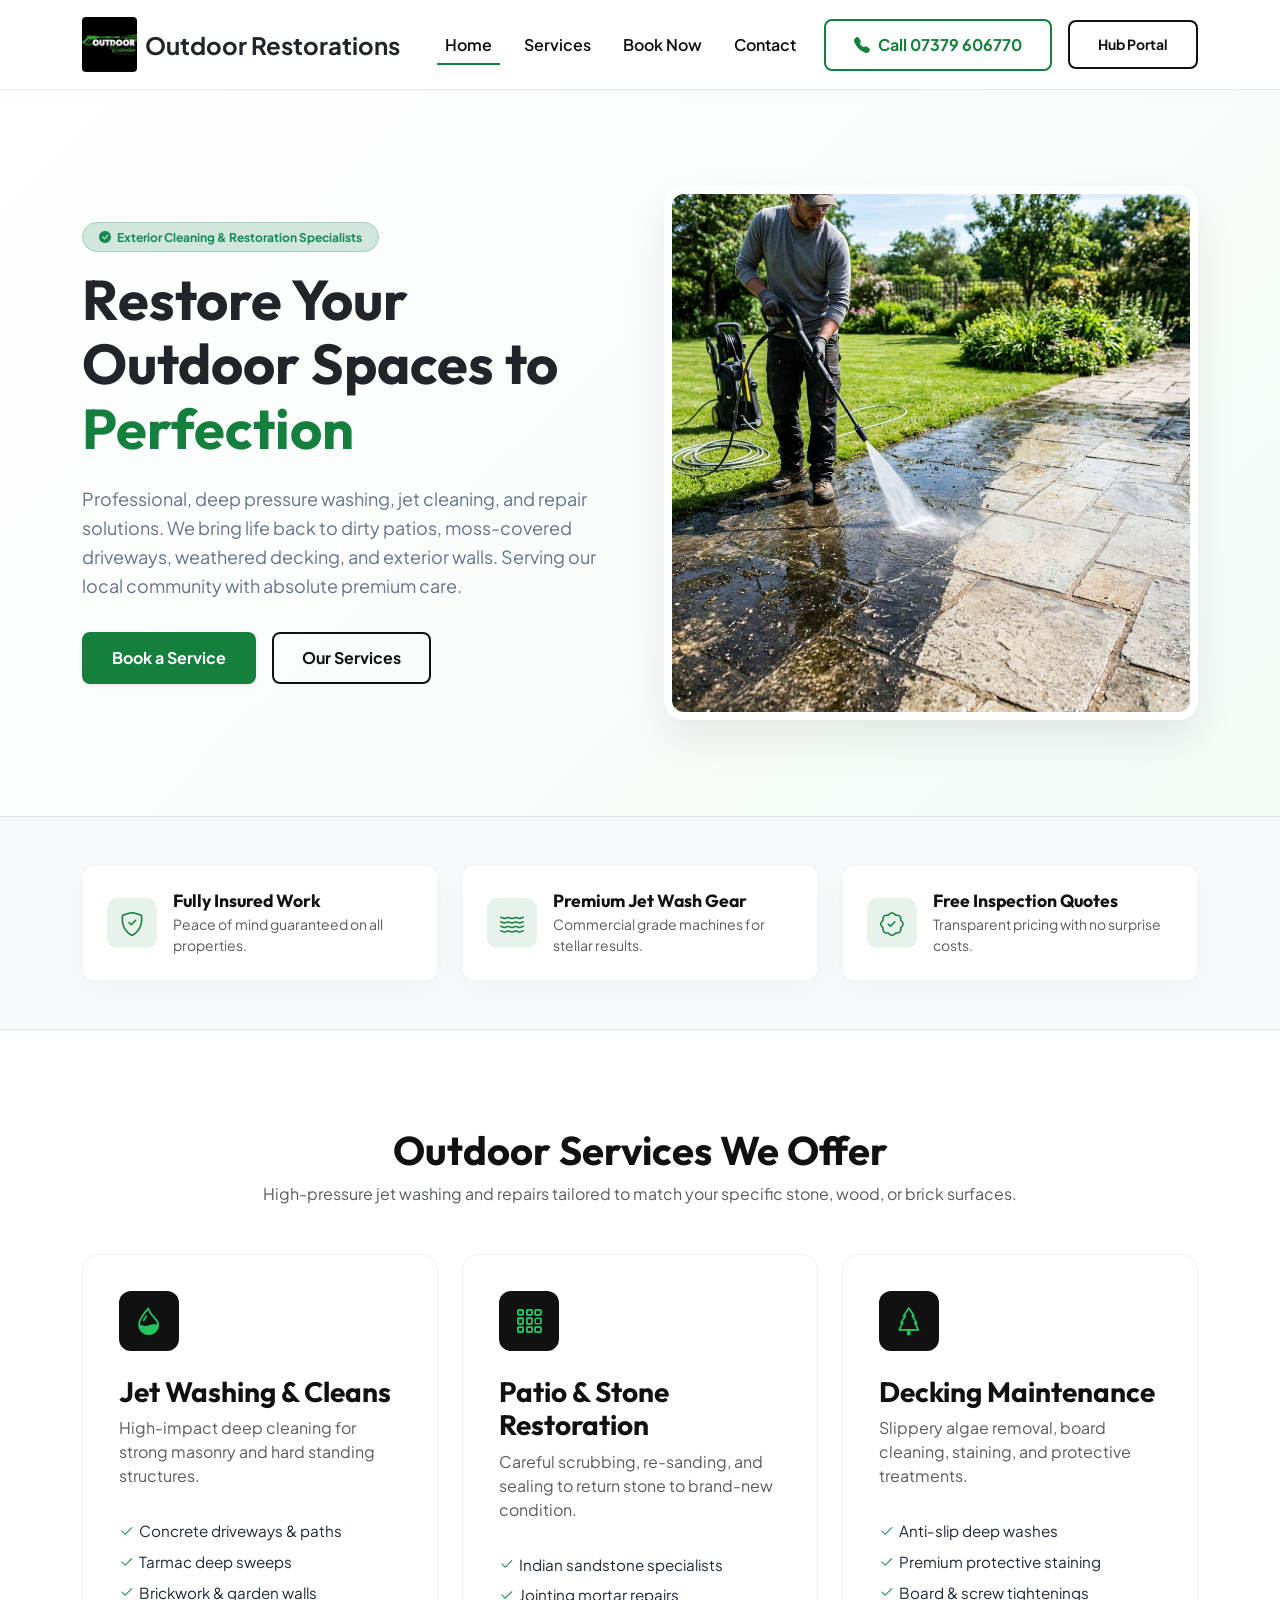
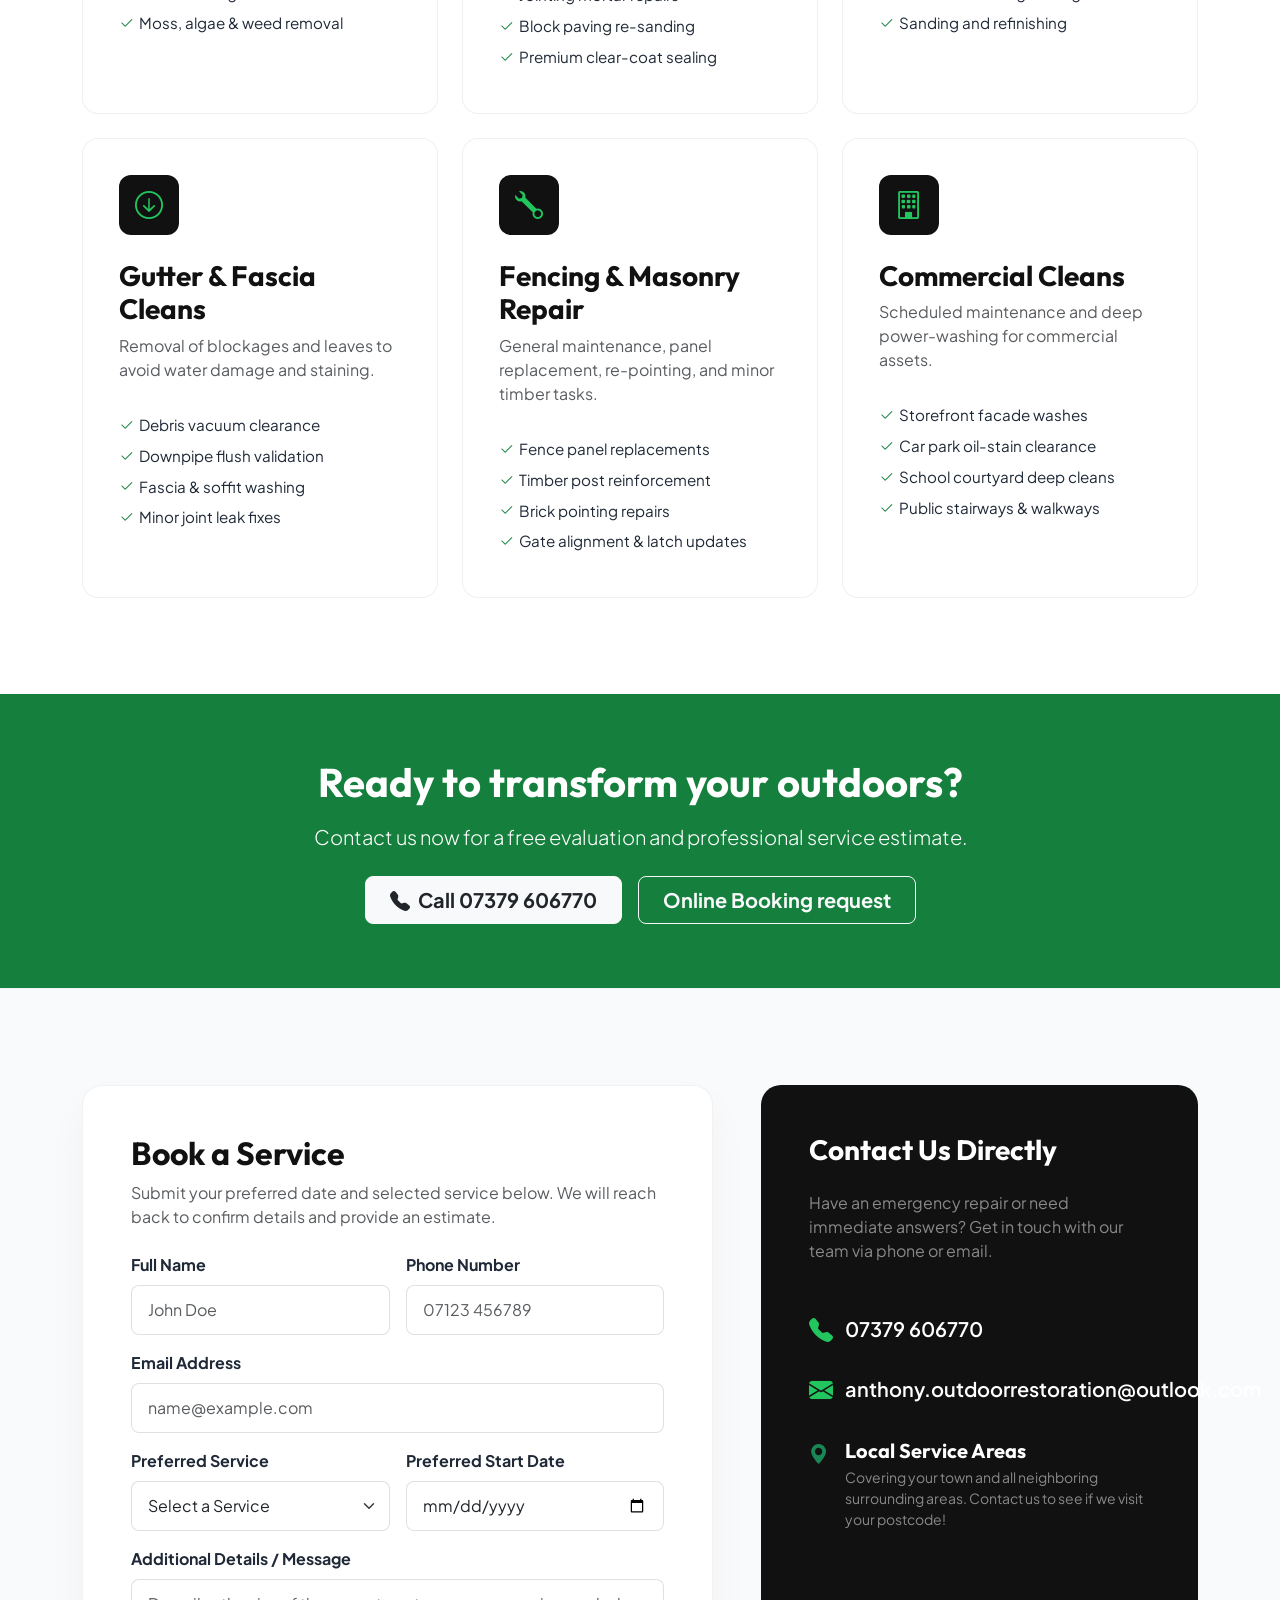
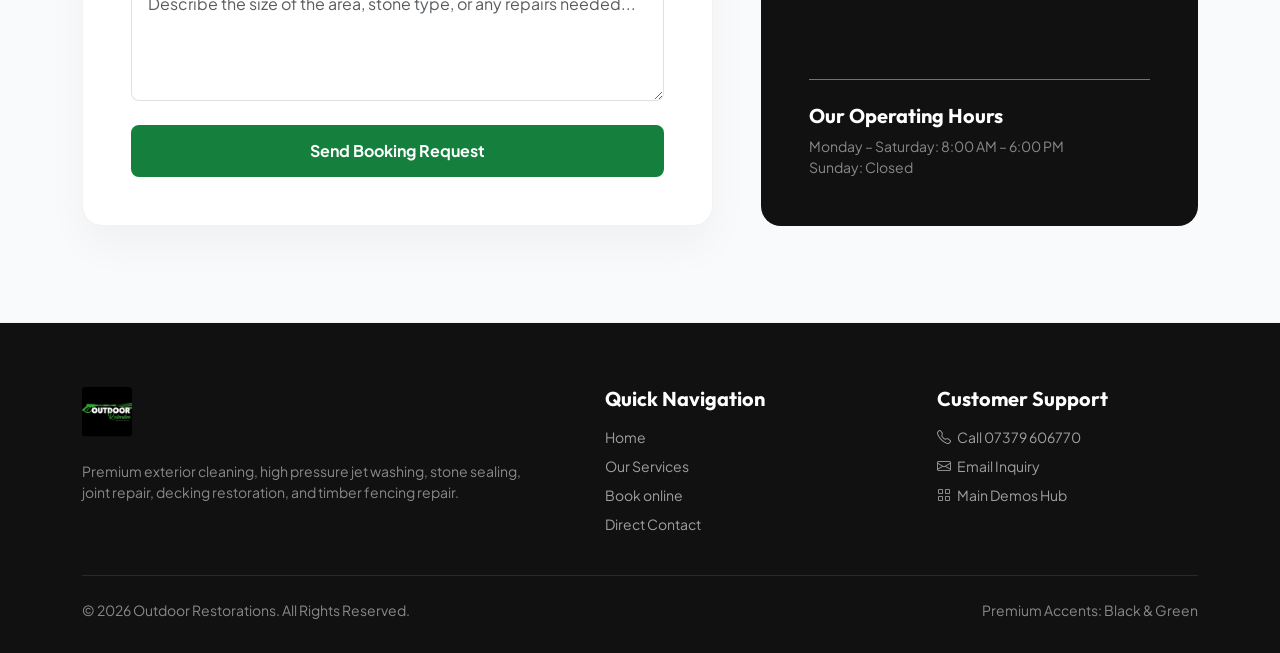
<file: outdoorrestoration/index.html>
<!DOCTYPE html>
<html lang="en">
<head>
    <meta charset="UTF-8">
    <meta name="viewport" content="width=device-width, initial-scale=1.0">
    <title>Outdoor Restorations - Professional Cleaning & Repairs</title>
    <meta name="description" content="Professional outdoor cleaning and repair services. Specialized in patio restoration, jet washing, decking care, and general repairs. Book today!">
    
    <!-- Bootstrap 5 CSS -->
    <link href="https://cdn.jsdelivr.net/npm/bootstrap@5.3.3/dist/css/bootstrap.min.css" rel="stylesheet">
    <!-- Bootstrap Icons -->
    <link href="https://cdn.jsdelivr.net/npm/bootstrap-icons@1.11.3/font/bootstrap-icons.min.css" rel="stylesheet">
    
    <!-- Google Fonts -->
    <link rel="preconnect" href="https://fonts.googleapis.com">
    <link rel="preconnect" href="https://fonts.gstatic.com" crossorigin>
    <link href="https://fonts.googleapis.com/css2?family=Outfit:wght@400;600;800&family=Plus+Jakarta+Sans:wght@300;400;500;600;700&display=swap" rel="stylesheet">
    
    <style>
        :root {
            --primary-white: #ffffff;
            --light-bg: #f8fafc;
            --accent-green: #15803d; /* Fresh grass green */
            --accent-green-light: #22c55e;
            --accent-black: #111111; /* Clean black */
            --accent-black-muted: #1e1e1e;
            --text-dark: #1f2937;
            --text-muted: #64748b;
            --font-display: 'Outfit', sans-serif;
            --font-sans: 'Plus Jakarta Sans', sans-serif;
        }

        body {
            font-family: var(--font-sans);
            color: var(--text-dark);
            background-color: var(--primary-white);
            overflow-x: hidden;
        }

        h1, h2, h3, h4, h5, h6 {
            font-family: var(--font-display);
            color: var(--accent-black);
            font-weight: 700;
        }

        /* Custom Buttons */
        .btn-green {
            background-color: var(--accent-green);
            color: var(--primary-white);
            font-weight: 700;
            border-radius: 8px;
            padding: 0.75rem 1.75rem;
            border: 2px solid var(--accent-green);
            transition: all 0.3s ease;
        }

        .btn-green:hover {
            background-color: var(--accent-black);
            border-color: var(--accent-black);
            color: var(--primary-white);
            transform: translateY(-2px);
        }

        .btn-black-outline {
            background-color: transparent;
            color: var(--accent-black);
            font-weight: 700;
            border-radius: 8px;
            padding: 0.75rem 1.75rem;
            border: 2px solid var(--accent-black);
            transition: all 0.3s ease;
        }

        .btn-black-outline:hover {
            background-color: var(--accent-black);
            color: var(--primary-white);
            transform: translateY(-2px);
        }

        .btn-green-outline {
            background-color: transparent;
            color: var(--accent-green);
            font-weight: 700;
            border-radius: 8px;
            padding: 0.75rem 1.75rem;
            border: 2px solid var(--accent-green);
            transition: all 0.3s ease;
        }

        .btn-green-outline:hover {
            background-color: var(--accent-green);
            color: var(--primary-white);
            transform: translateY(-2px);
        }

        /* Navbar Customization */
        .custom-navbar {
            background-color: var(--primary-white);
            border-bottom: 1px solid rgba(0, 0, 0, 0.08);
            padding: 0.75rem 0;
            box-shadow: 0 4px 12px rgba(0,0,0,0.02);
        }

        .navbar-brand img {
            max-height: 55px;
            border-radius: 4px;
        }

        .nav-link {
            font-weight: 600;
            color: var(--accent-black) !important;
            transition: color 0.2s ease;
            position: relative;
        }

        .nav-link::after {
            content: '';
            position: absolute;
            bottom: 0;
            left: 0;
            width: 0%;
            height: 2px;
            background-color: var(--accent-green);
            transition: width 0.3s ease;
        }

        .nav-link:hover::after, .nav-link.active::after {
            width: 100%;
        }

        .nav-link:hover {
            color: var(--accent-green) !important;
        }

        /* Hero Section */
        .hero-section {
            padding: 6rem 0;
            background: linear-gradient(135deg, #ffffff 0%, #f4fbf7 100%);
        }

        .hero-title {
            font-size: 3.5rem;
            line-height: 1.15;
            margin-bottom: 1.5rem;
        }

        .hero-title span {
            color: var(--accent-green);
        }

        .hero-desc {
            font-size: 1.125rem;
            color: var(--text-muted);
            margin-bottom: 2rem;
            line-height: 1.6;
        }

        .hero-img {
            max-width: 100%;
            border-radius: 20px;
            box-shadow: 0 20px 40px rgba(0, 0, 0, 0.08);
            border: 8px solid var(--primary-white);
        }

        /* Features Section */
        .feature-item {
            display: flex;
            align-items: center;
            gap: 1rem;
            background-color: var(--primary-white);
            border-radius: 12px;
            padding: 1.5rem;
            box-shadow: 0 10px 30px rgba(0, 0, 0, 0.03);
            border: 1px solid rgba(0,0,0,0.04);
            height: 100%;
            transition: transform 0.3s ease;
        }

        .feature-item:hover {
            transform: translateY(-4px);
        }

        .feature-icon-box {
            width: 50px;
            height: 50px;
            border-radius: 10px;
            background-color: rgba(21, 128, 61, 0.1);
            color: var(--accent-green);
            display: flex;
            align-items: center;
            justify-content: center;
            font-size: 1.5rem;
            flex-shrink: 0;
        }

        .feature-title {
            font-size: 1.1rem;
            margin-bottom: 0.15rem;
            font-weight: 700;
        }

        /* Services Cards */
        .service-card {
            background-color: var(--primary-white);
            border: 1px solid rgba(0,0,0,0.06);
            border-radius: 16px;
            padding: 2.25rem;
            transition: all 0.3s cubic-bezier(0.16, 1, 0.3, 1);
            height: 100%;
            display: flex;
            flex-direction: column;
        }

        .service-card:hover {
            border-color: var(--accent-green-light);
            box-shadow: 0 20px 40px rgba(21, 128, 61, 0.05);
            transform: translateY(-5px);
        }

        .service-icon {
            width: 60px;
            height: 60px;
            border-radius: 12px;
            background-color: var(--accent-black);
            color: var(--accent-green-light);
            display: flex;
            align-items: center;
            justify-content: center;
            font-size: 1.75rem;
            margin-bottom: 1.5rem;
            transition: all 0.3s ease;
        }

        .service-card:hover .service-icon {
            background-color: var(--accent-green);
            color: var(--primary-white);
            transform: scale(1.05) rotate(5deg);
        }

        .service-list-items {
            list-style: none;
            padding-left: 0;
            margin-bottom: 0;
            margin-top: 1rem;
        }

        .service-list-items li {
            padding-left: 1.25rem;
            position: relative;
            margin-bottom: 0.5rem;
            font-size: 0.95rem;
            color: var(--text-dark);
        }

        .service-list-items li::before {
            content: "\F272"; /* Bootstrap Icon code for check-circle */
            font-family: "bootstrap-icons";
            color: var(--accent-green);
            position: absolute;
            left: 0;
            top: 0.05rem;
        }

        /* Booking Section */
        .booking-section {
            background-color: var(--light-bg);
            border-top: 1px solid rgba(0,0,0,0.03);
            border-bottom: 1px solid rgba(0,0,0,0.03);
            padding: 6rem 0;
        }

        .booking-form-card {
            background-color: var(--primary-white);
            border-radius: 20px;
            padding: 3rem;
            box-shadow: 0 20px 40px rgba(0, 0, 0, 0.04);
            border: 1px solid rgba(0,0,0,0.05);
        }

        .form-control, .form-select {
            padding: 0.75rem 1rem;
            border-radius: 8px;
            border: 1px solid rgba(0,0,0,0.12);
        }

        .form-control:focus, .form-select:focus {
            border-color: var(--accent-green);
            box-shadow: 0 0 0 0.25rem rgba(21, 128, 61, 0.15);
        }

        /* Info Block */
        .contact-info-card {
            background-color: var(--accent-black);
            color: var(--primary-white);
            border-radius: 20px;
            padding: 3rem;
            height: 100%;
            display: flex;
            flex-direction: column;
            justify-content: space-between;
        }

        .contact-info-card h3 {
            color: var(--primary-white);
            margin-bottom: 1.5rem;
        }

        .info-link {
            color: var(--primary-white);
            text-decoration: none;
            font-size: 1.25rem;
            font-weight: 600;
            display: flex;
            align-items: center;
            gap: 0.75rem;
            transition: color 0.2s ease;
        }

        .info-link:hover {
            color: var(--accent-green-light);
        }

        .info-link i {
            color: var(--accent-green-light);
            font-size: 1.5rem;
        }

        /* Call To Action Strip */
        .cta-banner {
            background-color: var(--accent-green);
            color: var(--primary-white);
            padding: 4rem 0;
            text-align: center;
        }

        .cta-banner h2 {
            color: var(--primary-white);
            font-size: 2.5rem;
            margin-bottom: 1rem;
        }

        /* Footer */
        .site-footer {
            background-color: var(--accent-black);
            color: var(--primary-white);
            padding: 4rem 0 2rem;
        }

        .site-footer a {
            color: rgba(255, 255, 255, 0.6);
            text-decoration: none;
            transition: color 0.2s ease;
        }

        .site-footer a:hover {
            color: var(--accent-green-light);
        }

        .footer-logo {
            max-height: 50px;
            border-radius: 4px;
            margin-bottom: 1.5rem;
        }
    </style>
</head>
<body>

    <!-- Header Navigation -->
    <nav class="navbar navbar-expand-lg custom-navbar sticky-top">
        <div class="container">
            <a class="navbar-brand d-flex align-items-center" href="#">
                <img src="logo.jpg" alt="Outdoor Restorations Logo" class="me-2">
                <span class="d-none d-sm-inline fw-bold fs-4 text-dark font-display">Outdoor Restorations</span>
            </a>
            
            <button class="navbar-toggler" type="button" data-bs-toggle="collapse" data-bs-target="#navbarContent" aria-controls="navbarContent" aria-expanded="false" aria-label="Toggle navigation">
                <span class="navbar-toggler-icon"></span>
            </button>
            
            <div class="collapse navbar-collapse" id="navbarContent">
                <ul class="navbar-nav mx-auto mb-2 mb-lg-0 gap-lg-3">
                    <li class="nav-item">
                        <a class="nav-link active" aria-current="page" href="#home">Home</a>
                    </li>
                    <li class="nav-item">
                        <a class="nav-link" href="#services">Services</a>
                    </li>
                    <li class="nav-item">
                        <a class="nav-link" href="#booking">Book Now</a>
                    </li>
                    <li class="nav-item">
                        <a class="nav-link" href="#contact">Contact</a>
                    </li>
                </ul>
                <div class="d-flex align-items-center gap-3">
                    <a href="tel:07379606770" class="btn btn-green-outline d-none d-md-inline-flex align-items-center gap-2" id="nav-btn-call">
                        <i class="bi bi-telephone-fill"></i> Call 07379 606770
                    </a>
                    <a href="../index.html" class="btn btn-black-outline btn-sm" id="nav-btn-back-hub">Hub Portal</a>
                </div>
            </div>
        </div>
    </nav>

    <!-- Hero Section -->
    <section class="hero-section" id="home">
        <div class="container">
            <div class="row align-items-center g-5">
                <div class="col-lg-6">
                    <div class="badge bg-success-subtle text-success border border-success-subtle px-3 py-2 rounded-pill fw-bold mb-3">
                        <i class="bi bi-check-circle-fill me-1"></i> Exterior Cleaning &amp; Restoration Specialists
                    </div>
                    <h1 class="hero-title text-dark">Restore Your Outdoor Spaces to <span>Perfection</span></h1>
                    <p class="hero-desc">
                        Professional, deep pressure washing, jet cleaning, and repair solutions. We bring life back to dirty patios, moss-covered driveways, weathered decking, and exterior walls. Serving our local community with absolute premium care.
                    </p>
                    <div class="d-flex gap-3 flex-wrap">
                        <a href="#booking" class="btn btn-green shadow-sm" id="hero-btn-book">Book a Service</a>
                        <a href="#services" class="btn btn-black-outline" id="hero-btn-services">Our Services</a>
                    </div>
                </div>
                <div class="col-lg-6">
                    <img src="patio_restoration_hero.png" alt="Patio Pressure Wash Restoration" class="hero-img">
                </div>
            </div>
        </div>
    </section>

    <!-- Highlights Section -->
    <section class="py-5 bg-light border-bottom border-top">
        <div class="container">
            <div class="row g-4">
                <div class="col-md-4">
                    <div class="feature-item">
                        <div class="feature-icon-box">
                            <i class="bi bi-shield-check"></i>
                        </div>
                        <div>
                            <h3 class="feature-title">Fully Insured Work</h3>
                            <p class="text-muted small mb-0">Peace of mind guaranteed on all properties.</p>
                        </div>
                    </div>
                </div>
                <div class="col-md-4">
                    <div class="feature-item">
                        <div class="feature-icon-box">
                            <i class="bi bi-water"></i>
                        </div>
                        <div>
                            <h3 class="feature-title">Premium Jet Wash Gear</h3>
                            <p class="text-muted small mb-0">Commercial grade machines for stellar results.</p>
                        </div>
                    </div>
                </div>
                <div class="col-md-4">
                    <div class="feature-item">
                        <div class="feature-icon-box">
                            <i class="bi bi-patch-check"></i>
                        </div>
                        <div>
                            <h3 class="feature-title">Free Inspection Quotes</h3>
                            <p class="text-muted small mb-0">Transparent pricing with no surprise costs.</p>
                        </div>
                    </div>
                </div>
            </div>
        </div>
    </section>

    <!-- Services Section -->
    <section class="py-5 my-5" id="services">
        <div class="container">
            <div class="text-center mb-5 max-width-600 mx-auto">
                <h2 class="fs-1">Outdoor Services We Offer</h2>
                <p class="text-muted">High-pressure jet washing and repairs tailored to match your specific stone, wood, or brick surfaces.</p>
            </div>
            
            <div class="row g-4">
                <!-- Service 1 -->
                <div class="col-md-6 col-lg-4">
                    <div class="service-card">
                        <div class="service-icon">
                            <i class="bi bi-droplet-half"></i>
                        </div>
                        <h3>Jet Washing &amp; Cleans</h3>
                        <p class="text-muted">High-impact deep cleaning for strong masonry and hard standing structures.</p>
                        <ul class="service-list-items">
                            <li>Concrete driveways &amp; paths</li>
                            <li>Tarmac deep sweeps</li>
                            <li>Brickwork &amp; garden walls</li>
                            <li>Moss, algae &amp; weed removal</li>
                        </ul>
                    </div>
                </div>

                <!-- Service 2 -->
                <div class="col-md-6 col-lg-4">
                    <div class="service-card">
                        <div class="service-icon">
                            <i class="bi bi-grid-3x3-gap"></i>
                        </div>
                        <h3>Patio &amp; Stone Restoration</h3>
                        <p class="text-muted">Careful scrubbing, re-sanding, and sealing to return stone to brand-new condition.</p>
                        <ul class="service-list-items">
                            <li>Indian sandstone specialists</li>
                            <li>Jointing mortar repairs</li>
                            <li>Block paving re-sanding</li>
                            <li>Premium clear-coat sealing</li>
                        </ul>
                    </div>
                </div>

                <!-- Service 3 -->
                <div class="col-md-6 col-lg-4">
                    <div class="service-card">
                        <div class="service-icon">
                            <i class="bi bi-tree"></i>
                        </div>
                        <h3>Decking Maintenance</h3>
                        <p class="text-muted">Slippery algae removal, board cleaning, staining, and protective treatments.</p>
                        <ul class="service-list-items">
                            <li>Anti-slip deep washes</li>
                            <li>Premium protective staining</li>
                            <li>Board &amp; screw tightenings</li>
                            <li>Sanding and refinishing</li>
                        </ul>
                    </div>
                </div>

                <!-- Service 4 -->
                <div class="col-md-6 col-lg-4">
                    <div class="service-card">
                        <div class="service-icon">
                            <i class="bi bi-arrow-down-circle"></i>
                        </div>
                        <h3>Gutter &amp; Fascia Cleans</h3>
                        <p class="text-muted">Removal of blockages and leaves to avoid water damage and staining.</p>
                        <ul class="service-list-items">
                            <li>Debris vacuum clearance</li>
                            <li>Downpipe flush validation</li>
                            <li>Fascia &amp; soffit washing</li>
                            <li>Minor joint leak fixes</li>
                        </ul>
                    </div>
                </div>

                <!-- Service 5 -->
                <div class="col-md-6 col-lg-4">
                    <div class="service-card">
                        <div class="service-icon">
                            <i class="bi bi-wrench"></i>
                        </div>
                        <h3>Fencing &amp; Masonry Repair</h3>
                        <p class="text-muted">General maintenance, panel replacement, re-pointing, and minor timber tasks.</p>
                        <ul class="service-list-items">
                            <li>Fence panel replacements</li>
                            <li>Timber post reinforcement</li>
                            <li>Brick pointing repairs</li>
                            <li>Gate alignment &amp; latch updates</li>
                        </ul>
                    </div>
                </div>

                <!-- Service 6 -->
                <div class="col-md-6 col-lg-4">
                    <div class="service-card">
                        <div class="service-icon">
                            <i class="bi bi-building"></i>
                        </div>
                        <h3>Commercial Cleans</h3>
                        <p class="text-muted">Scheduled maintenance and deep power-washing for commercial assets.</p>
                        <ul class="service-list-items">
                            <li>Storefront facade washes</li>
                            <li>Car park oil-stain clearance</li>
                            <li>School courtyard deep cleans</li>
                            <li>Public stairways &amp; walkways</li>
                        </ul>
                    </div>
                </div>
            </div>
        </div>
    </section>

    <!-- CTA Strip -->
    <section class="cta-banner">
        <div class="container">
            <h2>Ready to transform your outdoors?</h2>
            <p class="lead mb-4">Contact us now for a free evaluation and professional service estimate.</p>
            <div class="d-flex justify-content-center gap-3 flex-wrap">
                <a href="tel:07379606770" class="btn btn-light btn-lg fw-bold text-dark px-4" id="cta-btn-call"><i class="bi bi-telephone-fill me-1"></i> Call 07379 606770</a>
                <a href="#booking" class="btn btn-outline-light btn-lg fw-bold px-4" id="cta-btn-book">Online Booking request</a>
            </div>
        </div>
    </section>

    <!-- Booking & Contact Section -->
    <section class="booking-section" id="booking">
        <div class="container">
            <div class="row g-5">
                <!-- Booking Form Column -->
                <div class="col-lg-7">
                    <div class="booking-form-card">
                        <h2 class="mb-2">Book a Service</h2>
                        <p class="text-muted mb-4">Submit your preferred date and selected service below. We will reach back to confirm details and provide an estimate.</p>
                        
                        <form id="serviceBookingForm">
                            <div class="row g-3">
                                <div class="col-md-6">
                                    <label for="bookingName" class="form-label fw-bold">Full Name</label>
                                    <input type="text" class="form-control" id="bookingName" placeholder="John Doe" required>
                                </div>
                                <div class="col-md-6">
                                    <label for="bookingPhone" class="form-label fw-bold">Phone Number</label>
                                    <input type="tel" class="form-control" id="bookingPhone" placeholder="07123 456789" required>
                                </div>
                                <div class="col-md-12">
                                    <label for="bookingEmail" class="form-label fw-bold">Email Address</label>
                                    <input type="email" class="form-control" id="bookingEmail" placeholder="name@example.com" required>
                                </div>
                                <div class="col-md-6">
                                    <label for="bookingService" class="form-label fw-bold">Preferred Service</label>
                                    <select class="form-select" id="bookingService" required>
                                        <option value="" disabled selected>Select a Service</option>
                                        <option value="jet-washing">Jet Washing &amp; Pressure Cleans</option>
                                        <option value="patio-restoration">Patio &amp; Stone Restoration</option>
                                        <option value="decking-care">Decking Maintenance</option>
                                        <option value="gutter-cleaning">Gutter &amp; Fascia Cleans</option>
                                        <option value="fencing-repair">Fencing &amp; Masonry Repair</option>
                                        <option value="commercial-cleaning">Commercial Outdoor Cleans</option>
                                        <option value="other">Other / Custom Repair</option>
                                    </select>
                                </div>
                                <div class="col-md-6">
                                    <label for="bookingDate" class="form-label fw-bold">Preferred Start Date</label>
                                    <input type="date" class="form-control" id="bookingDate" required>
                                </div>
                                <div class="col-md-12">
                                    <label for="bookingMessage" class="form-label fw-bold">Additional Details / Message</label>
                                    <textarea class="form-control" id="bookingMessage" rows="4" placeholder="Describe the size of the area, stone type, or any repairs needed..."></textarea>
                                </div>
                                <div class="col-12 mt-4">
                                    <button type="submit" class="btn btn-green w-100" id="booking-submit-btn">Send Booking Request</button>
                                </div>
                            </div>
                        </form>
                    </div>
                </div>
                
                <!-- Contact Info Column -->
                <div class="col-lg-5" id="contact">
                    <div class="contact-info-card">
                        <div>
                            <h3>Contact Us Directly</h3>
                            <p class="text-white-50 mb-5">Have an emergency repair or need immediate answers? Get in touch with our team via phone or email.</p>
                            
                            <div class="d-flex flex-column gap-4">
                                <div class="d-flex align-items-center gap-3">
                                    <a href="tel:07379606770" class="info-link" id="contact-info-phone">
                                        <i class="bi bi-telephone-fill"></i> 07379 606770
                                    </a>
                                </div>
                                <div class="d-flex align-items-center gap-3">
                                    <a href="mailto:anthony.outdoorrestoration@outlook.com" class="info-link" id="contact-info-email">
                                        <i class="bi bi-envelope-fill"></i> anthony.outdoorrestoration@outlook.com
                                    </a>
                                </div>
                                <div class="d-flex align-items-start gap-3 mt-2 text-white-50">
                                    <i class="bi bi-geo-alt-fill text-success fs-5"></i>
                                    <div>
                                        <h5 class="text-white mb-1">Local Service Areas</h5>
                                        <p class="small mb-0">Covering your town and all neighboring surrounding areas. Contact us to see if we visit your postcode!</p>
                                    </div>
                                </div>
                            </div>
                        </div>
                        
                        <div class="pt-4 border-top border-secondary mt-5">
                            <h5 class="text-white mb-2">Our Operating Hours</h5>
                            <p class="small text-white-50 mb-0">Monday – Saturday: 8:00 AM – 6:00 PM<br>Sunday: Closed</p>
                        </div>
                    </div>
                </div>
            </div>
        </div>
    </section>

    <!-- Footer -->
    <footer class="site-footer">
        <div class="container text-center text-md-start">
            <div class="row g-4 justify-content-between">
                <div class="col-md-5">
                    <img src="logo.jpg" alt="Outdoor Restorations" class="footer-logo">
                    <p class="text-white-50 small">Premium exterior cleaning, high pressure jet washing, stone sealing, joint repair, decking restoration, and timber fencing repair.</p>
                </div>
                <div class="col-md-3">
                    <h5 class="text-white mb-3">Quick Navigation</h5>
                    <ul class="list-unstyled d-flex flex-column gap-2 small">
                        <li><a href="#home">Home</a></li>
                        <li><a href="#services">Our Services</a></li>
                        <li><a href="#booking">Book online</a></li>
                        <li><a href="#contact">Direct Contact</a></li>
                    </ul>
                </div>
                <div class="col-md-3">
                    <h5 class="text-white mb-3">Customer Support</h5>
                    <ul class="list-unstyled d-flex flex-column gap-2 small">
                        <li><a href="tel:07379606770"><i class="bi bi-telephone me-1"></i> Call 07379 606770</a></li>
                        <li><a href="mailto:anthony.outdoorrestoration@outlook.com"><i class="bi bi-envelope me-1"></i> Email Inquiry</a></li>
                        <li><a href="../index.html"><i class="bi bi-grid me-1"></i> Main Demos Hub</a></li>
                    </ul>
                </div>
            </div>
            <hr class="border-secondary my-4">
            <div class="d-flex flex-column flex-md-row justify-content-between align-items-center gap-3">
                <p class="text-white-50 small mb-0">&copy; 2026 Outdoor Restorations. All Rights Reserved.</p>
                <div class="d-flex gap-3 text-white-50 small">
                    <span>Premium Accents: Black &amp; Green</span>
                </div>
            </div>
        </div>
    </footer>

    <!-- Bootstrap Bundle JS -->
    <script src="https://cdn.jsdelivr.net/npm/bootstrap@5.3.3/dist/js/bootstrap.bundle.min.js"></script>
    <script>
        // Simple client-side form validation callback
        document.getElementById('serviceBookingForm').addEventListener('submit', function(e) {
            e.preventDefault();
            const name = document.getElementById('bookingName').value;
            const phone = document.getElementById('bookingPhone').value;
            const service = document.getElementById('bookingService').options[document.getElementById('bookingService').selectedIndex].text;
            
            alert(`Thank you, ${name}! Your booking request for "${service}" has been simulated. We will call you at ${phone} to confirm.`);
            this.reset();
        });
    </script>
</body>
</html>
</file>
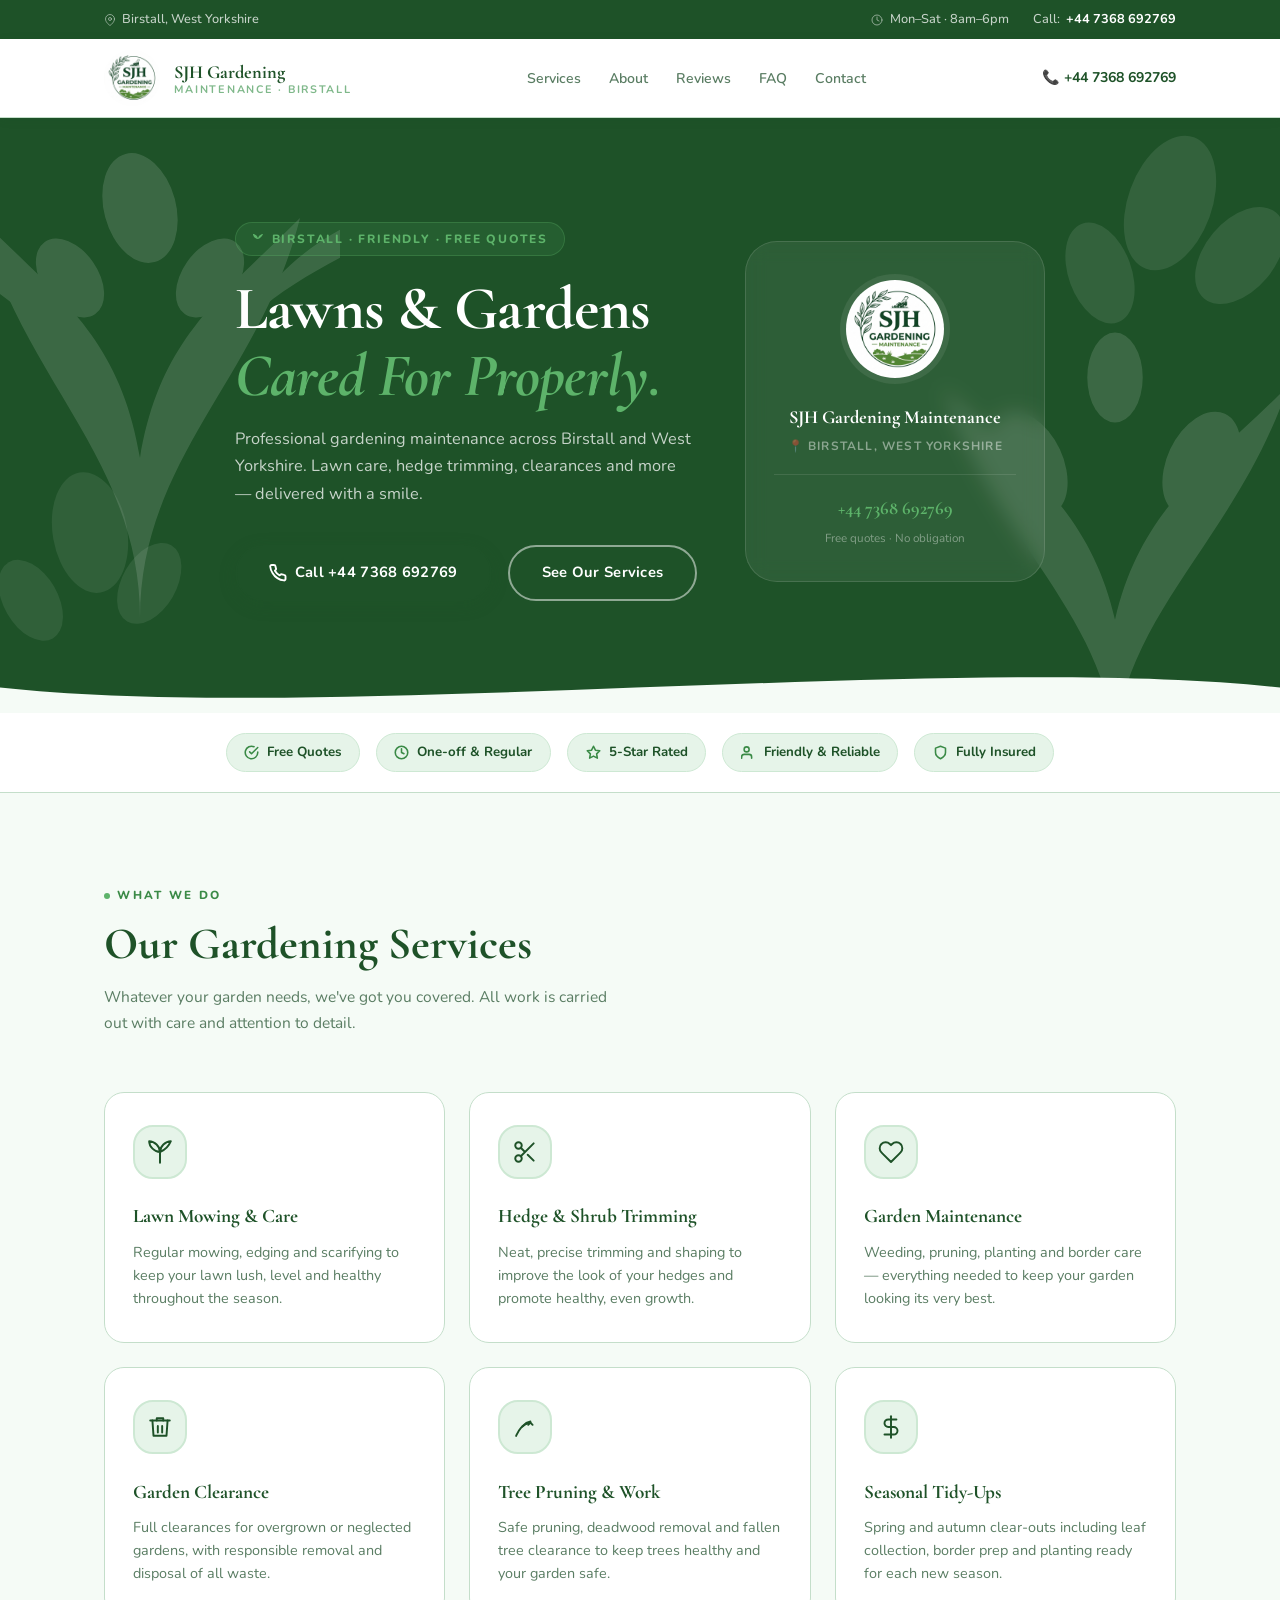
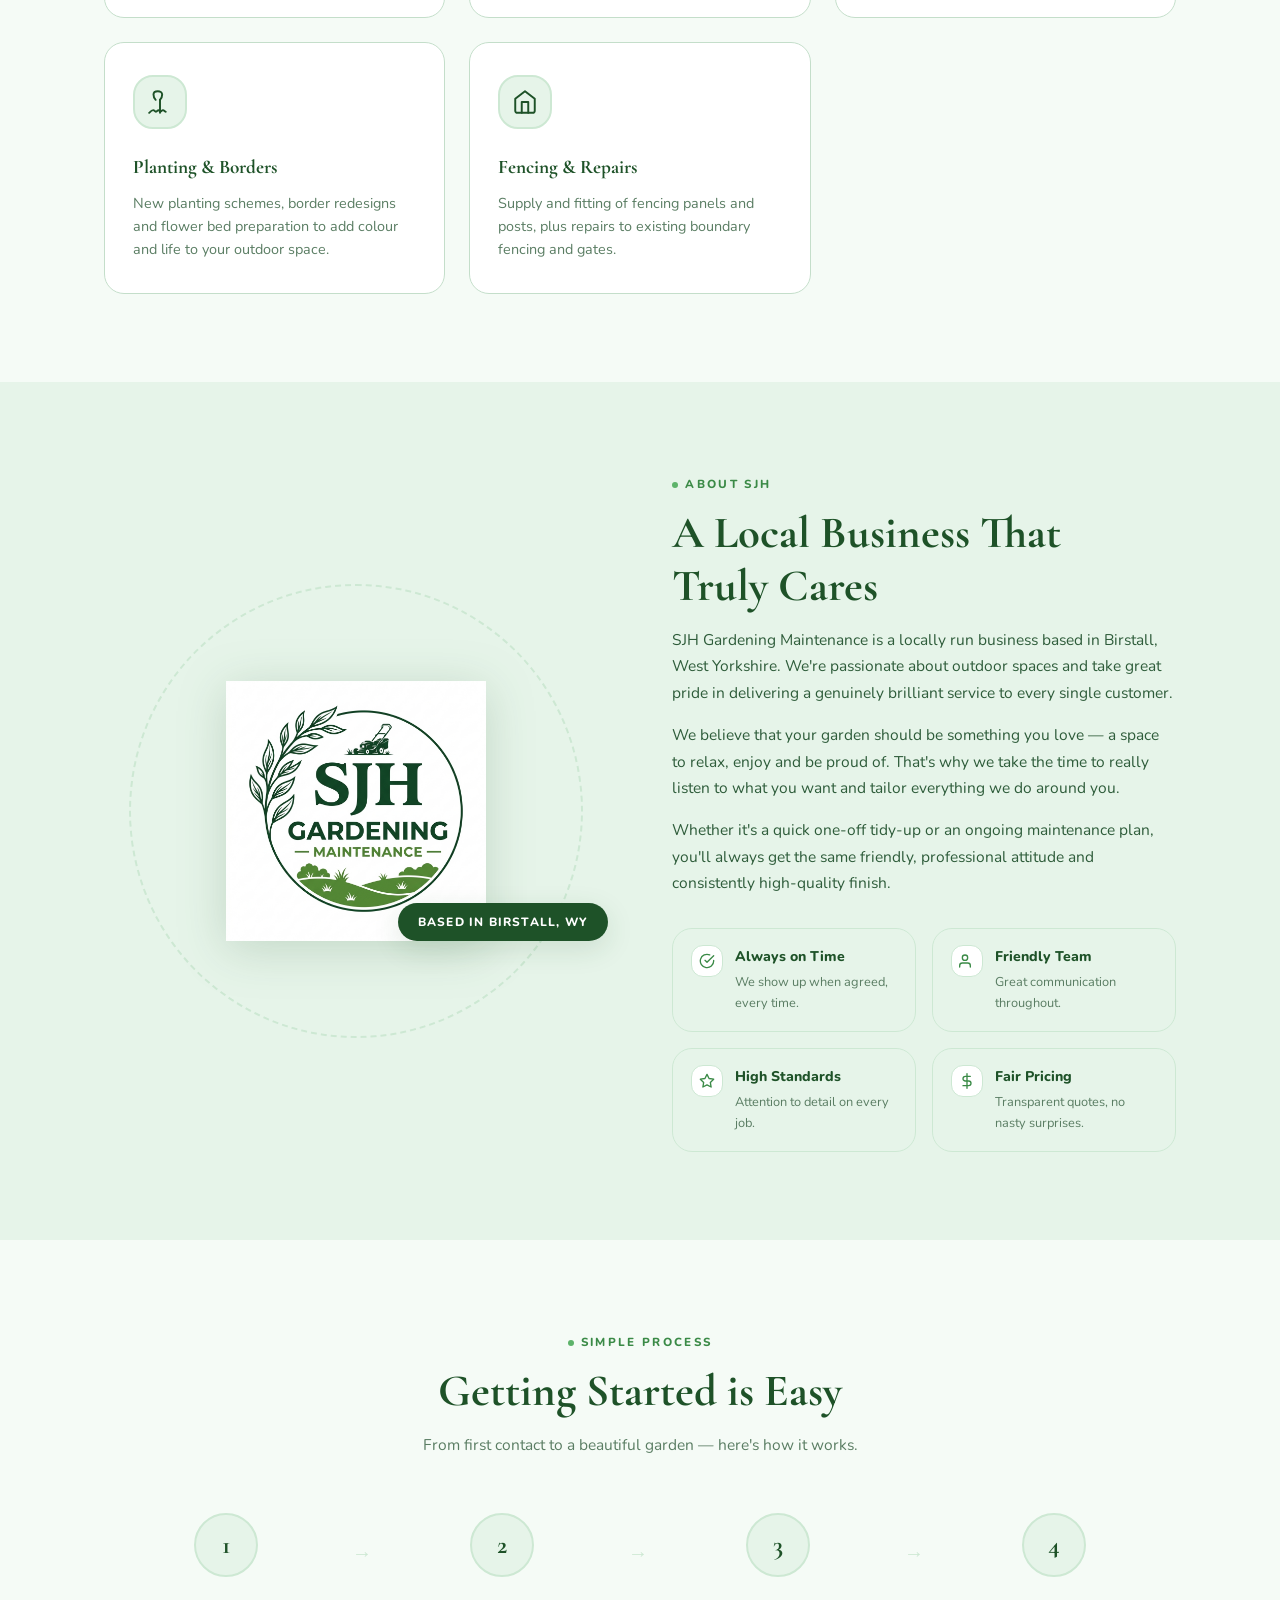
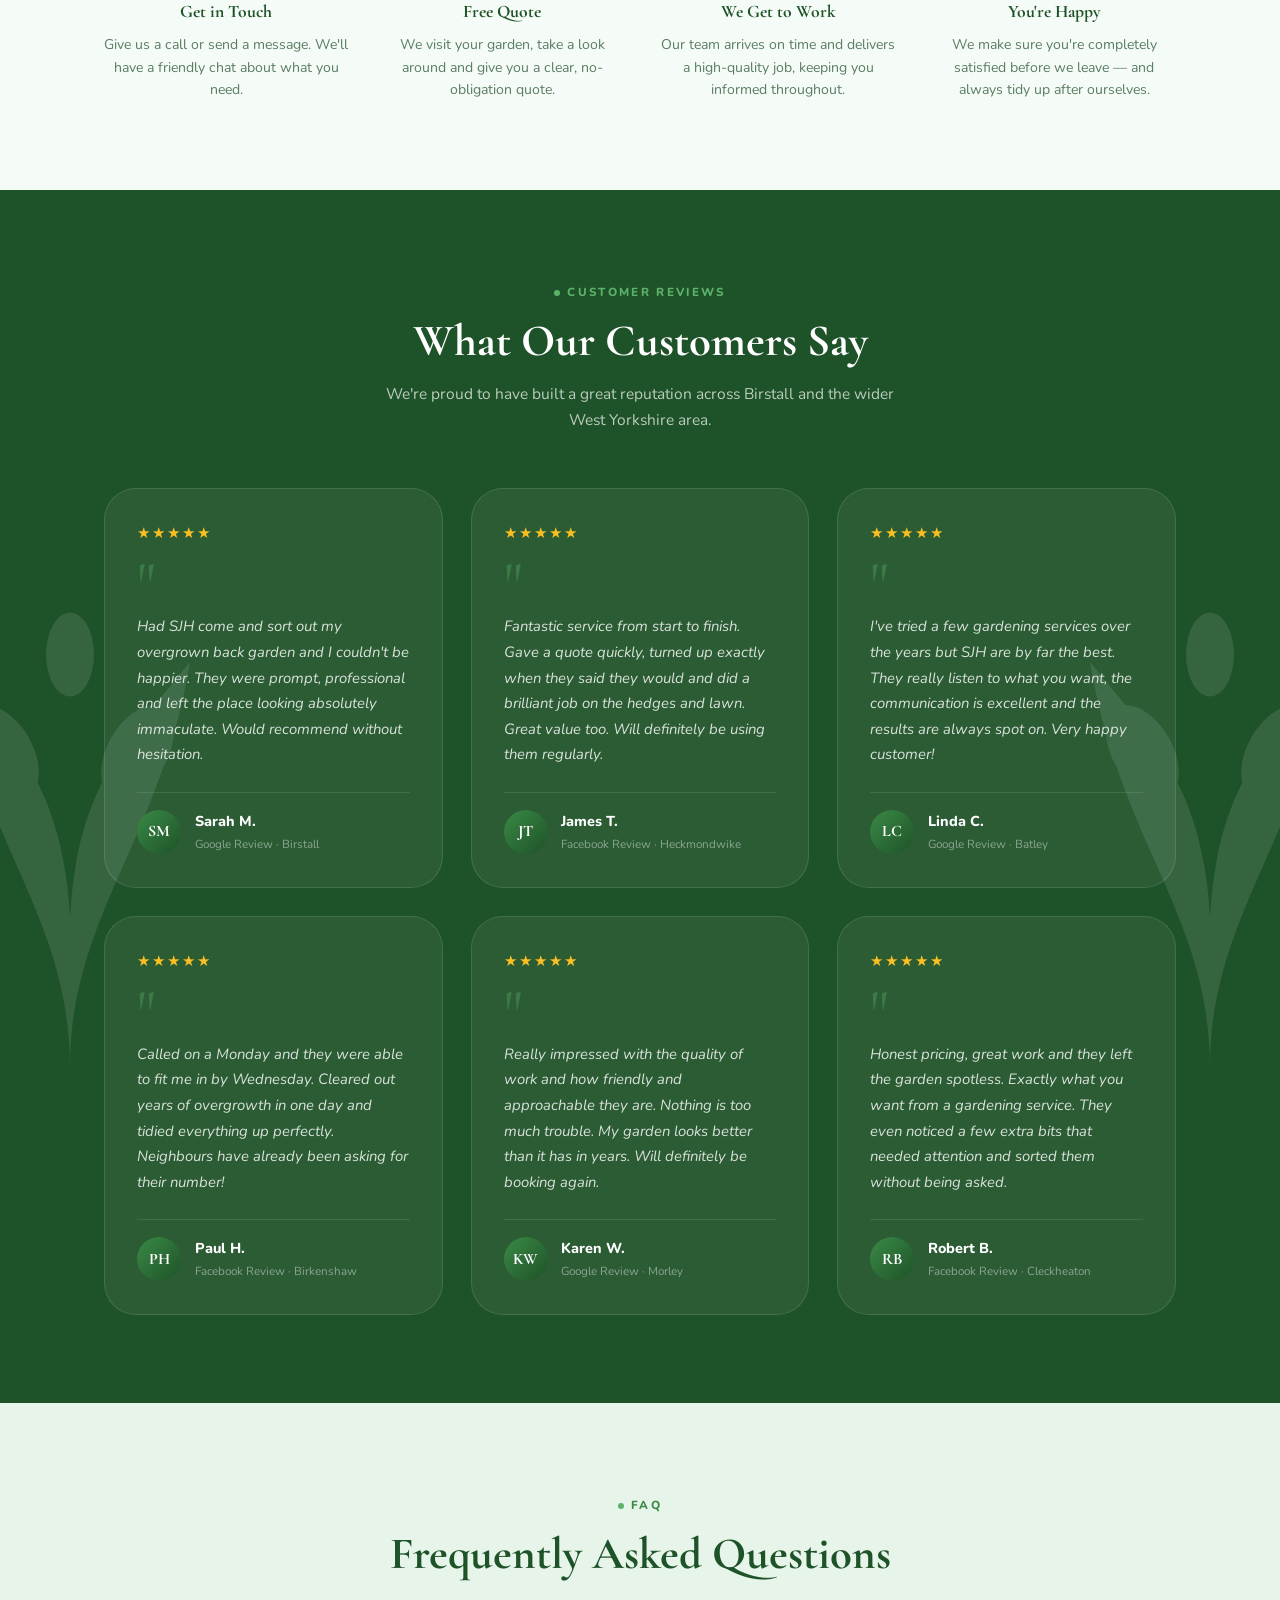
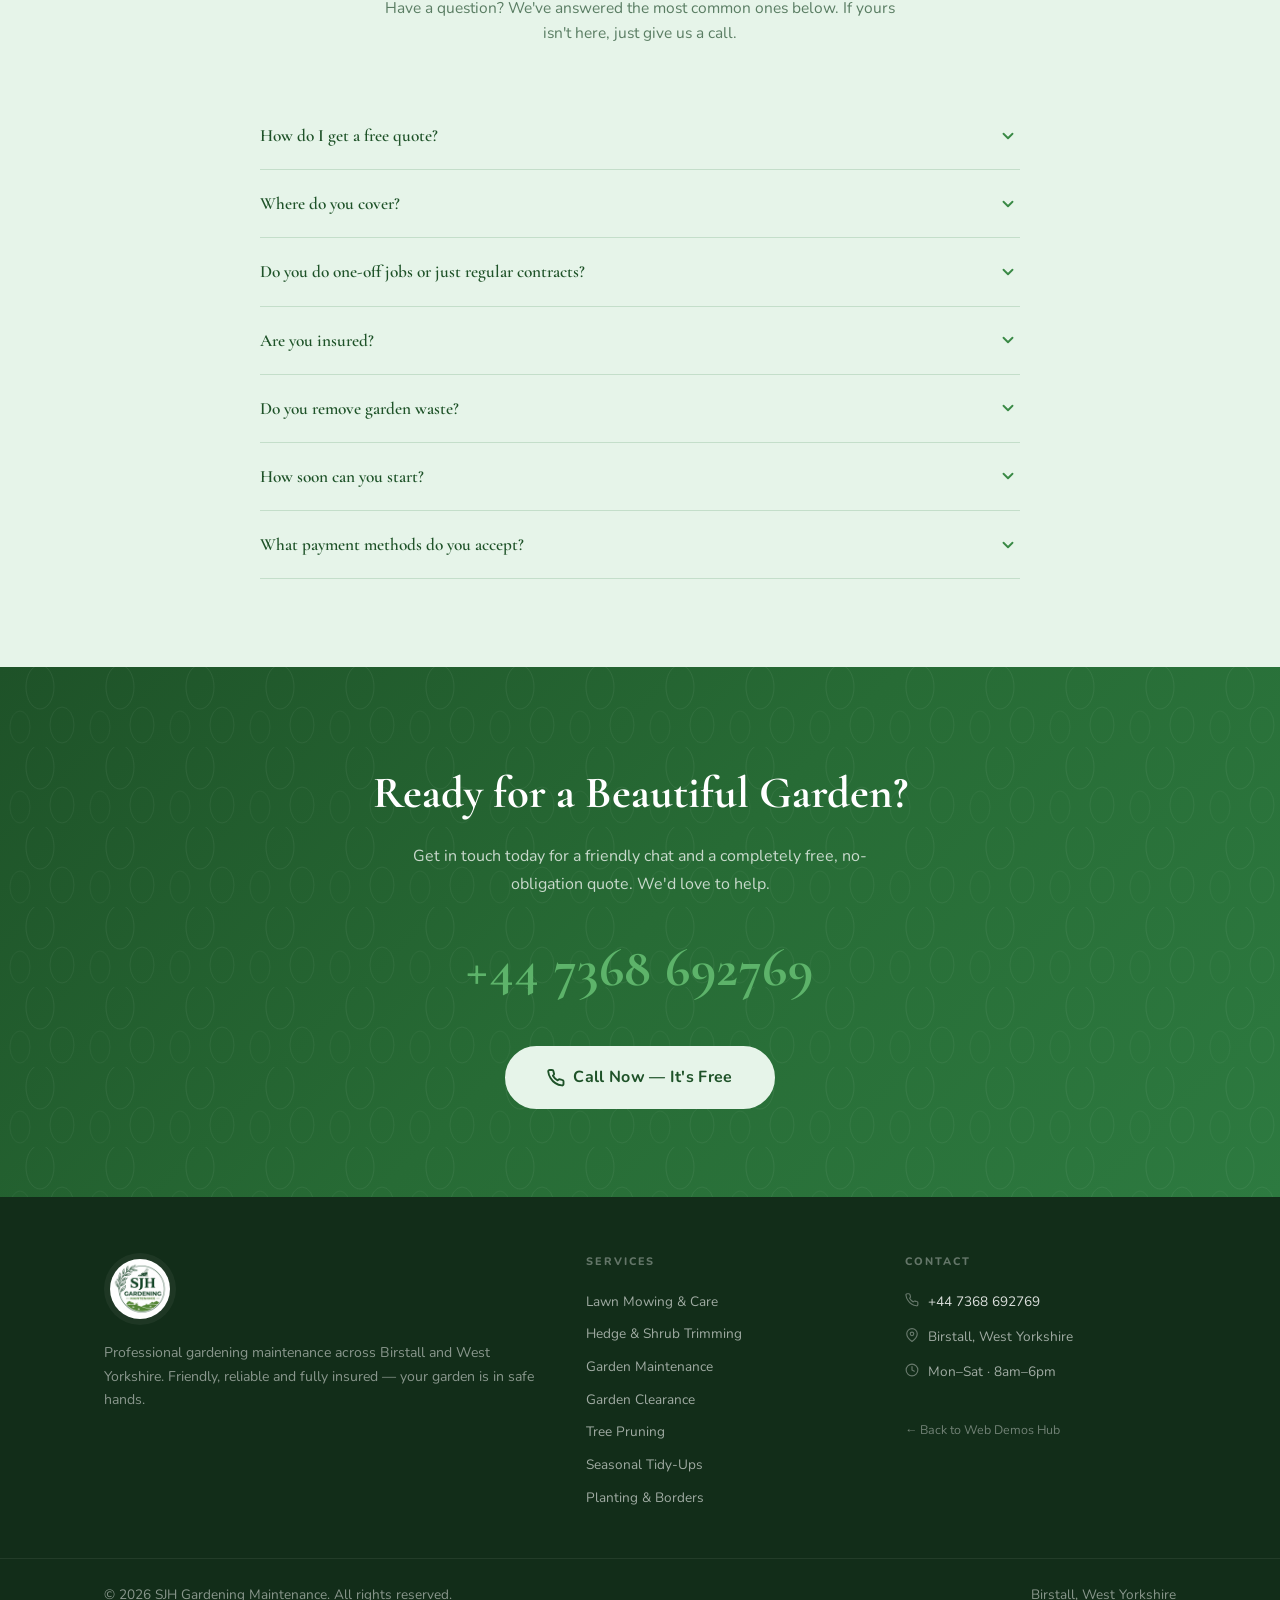
<file: sjhgardening/index.html>
<!DOCTYPE html>
<html lang="en">
<head>
    <meta charset="UTF-8">
    <meta name="viewport" content="width=device-width, initial-scale=1.0">
    <title>SJH Gardening Maintenance | Birstall, West Yorkshire</title>
    <meta name="description" content="SJH Gardening Maintenance — professional lawn care, garden maintenance, hedge trimming and landscaping in Birstall, West Yorkshire. Call +44 7368 692769 for a free quote.">
    <link rel="preconnect" href="https://fonts.googleapis.com">
    <link rel="preconnect" href="https://fonts.gstatic.com" crossorigin>
    <link href="https://fonts.googleapis.com/css2?family=Cormorant+Garamond:ital,wght@0,400;0,600;0,700;1,400;1,600&family=Nunito:wght@300;400;500;600;700;800&display=swap" rel="stylesheet">

    <style>
        /* ─── Tokens ─────────────────────────────────────────────────── */
        :root {
            --forest:      #1e5228;
            --forest-mid:  #276b35;
            --green:       #3a8a46;
            --green-light: #5db36a;
            --sage:        #7fb88a;
            --mint:        #e6f4e9;
            --mint-deep:   #cde8d3;
            --cream:       #f5fbf6;
            --white:       #ffffff;

            --text-dark:   #122d19;
            --text-mid:    #2e5c3a;
            --text-muted:  #5a7d63;

            --border:      #c4deca;

            --radius-sm:   12px;
            --radius-md:   20px;
            --radius-lg:   32px;
            --radius-xl:   48px;
            --radius-pill: 999px;

            --shadow-sm:   0 2px 10px rgba(30,82,40,.08);
            --shadow-md:   0 8px 28px rgba(30,82,40,.13);
            --shadow-lg:   0 18px 54px rgba(30,82,40,.18);

            --font-serif:  'Cormorant Garamond', Georgia, serif;
            --font-body:   'Nunito', 'Helvetica Neue', sans-serif;
        }

        /* ─── Reset ──────────────────────────────────────────────────── */
        *, *::before, *::after { box-sizing: border-box; margin: 0; padding: 0; }
        html { scroll-behavior: smooth; }
        body {
            font-family: var(--font-body);
            background: var(--cream);
            color: var(--text-dark);
            line-height: 1.7;
            overflow-x: hidden;
        }
        img { display: block; max-width: 100%; }
        a  { text-decoration: none; color: inherit; }

        /* ─── Botanical SVG background helper ───────────────────────── */
        .bg-botanicals {
            position: relative;
            overflow: hidden;
        }
        .bg-botanicals::before,
        .bg-botanicals::after {
            content: '';
            position: absolute;
            pointer-events: none;
            background-repeat: no-repeat;
            background-size: contain;
            opacity: .07;
            z-index: 0;
        }

        /* ─── Container ──────────────────────────────────────────────── */
        .container {
            max-width: 1120px;
            margin: 0 auto;
            padding: 0 1.5rem;
            position: relative;
            z-index: 1;
        }
        .section { padding: 5.5rem 0; }
        .section-alt { background: var(--mint); }
        .section-forest { background: var(--forest); color: #fff; }

        /* ─── Typography helpers ─────────────────────────────────────── */
        .label {
            display: inline-flex;
            align-items: center;
            gap: .45rem;
            font-family: var(--font-body);
            font-size: .73rem;
            font-weight: 800;
            letter-spacing: .2em;
            text-transform: uppercase;
            color: var(--green);
            margin-bottom: .75rem;
        }
        .label-dot {
            width: 6px; height: 6px;
            background: var(--green-light);
            border-radius: 50%;
        }
        .section-forest .label { color: var(--green-light); }

        .h2 {
            font-family: var(--font-serif);
            font-size: clamp(1.8rem, 4.5vw, 2.8rem);
            font-weight: 700;
            line-height: 1.2;
            color: var(--forest);
            margin-bottom: .8rem;
        }
        .section-forest .h2 { color: #fff; }

        .sub {
            font-size: .97rem;
            color: var(--text-muted);
            max-width: 520px;
            line-height: 1.65;
        }
        .section-forest .sub { color: rgba(255,255,255,.7); }

        .section-header { margin-bottom: 3.5rem; }
        .section-header.center { text-align: center; }
        .section-header.center .sub { margin: 0 auto; }

        /* ─── Buttons ────────────────────────────────────────────────── */
        .btn {
            display: inline-flex;
            align-items: center;
            gap: .5rem;
            font-family: var(--font-body);
            font-weight: 700;
            font-size: .92rem;
            padding: .85rem 2rem;
            border: 2px solid transparent;
            cursor: pointer;
            border-radius: var(--radius-pill);
            transition: all .22s ease;
            letter-spacing: .02em;
            white-space: nowrap;
        }
        .btn svg { width: 18px; height: 18px; flex-shrink: 0; }
        .btn-green {
            background: var(--forest);
            color: #fff;
            border-color: var(--forest);
            box-shadow: 0 4px 16px rgba(30,82,40,.25);
        }
        .btn-green:hover {
            background: var(--forest-mid);
            transform: translateY(-2px);
            box-shadow: 0 8px 24px rgba(30,82,40,.3);
        }
        .btn-outline {
            background: transparent;
            color: #fff;
            border-color: rgba(255,255,255,.5);
        }
        .btn-outline:hover {
            background: rgba(255,255,255,.12);
            border-color: #fff;
        }
        .btn-mint {
            background: var(--mint);
            color: var(--forest);
            border-color: var(--mint);
        }
        .btn-mint:hover {
            background: var(--mint-deep);
            transform: translateY(-2px);
            box-shadow: var(--shadow-md);
        }

        /* ─── Top bar ────────────────────────────────────────────────── */
        .topbar {
            background: var(--forest);
            color: rgba(255,255,255,.75);
            font-size: .8rem;
            font-weight: 500;
            padding: .55rem 0;
        }
        .topbar .container {
            display: flex;
            align-items: center;
            justify-content: space-between;
            flex-wrap: wrap;
            gap: .5rem;
        }
        .topbar a { color: #fff; font-weight: 700; }
        .topbar a:hover { text-decoration: underline; }
        .topbar-group {
            display: flex;
            align-items: center;
            gap: 1.5rem;
            flex-wrap: wrap;
        }
        .topbar-item {
            display: flex;
            align-items: center;
            gap: .4rem;
        }
        .topbar-item svg { width: 12px; height: 12px; opacity: .65; }

        /* ─── Nav ────────────────────────────────────────────────────── */
        nav {
            background: var(--white);
            border-bottom: 1px solid var(--border);
            position: sticky;
            top: 0;
            z-index: 300;
            box-shadow: var(--shadow-sm);
        }
        .nav-inner {
            display: flex;
            align-items: center;
            justify-content: space-between;
            height: 78px;
            gap: 1rem;
        }
        .nav-logo {
            display: flex;
            align-items: center;
            gap: .9rem;
            flex-shrink: 0;
        }
        .nav-logo img {
            width: 56px;
            height: 56px;
            object-fit: contain;
            border-radius: 50%;
        }
        .nav-logo-text {
            font-family: var(--font-serif);
            font-size: 1.15rem;
            font-weight: 700;
            color: var(--forest);
            line-height: 1.2;
        }
        .nav-logo-text span {
            display: block;
            font-family: var(--font-body);
            font-size: .68rem;
            font-weight: 700;
            letter-spacing: .16em;
            text-transform: uppercase;
            color: var(--sage);
        }
        .nav-links {
            display: flex;
            align-items: center;
            gap: 1.75rem;
            list-style: none;
        }
        .nav-links a {
            font-size: .88rem;
            font-weight: 600;
            color: var(--text-muted);
            transition: color .2s;
            position: relative;
        }
        .nav-links a::after {
            content: '';
            position: absolute;
            bottom: -4px; left: 0;
            width: 0; height: 2px;
            background: var(--green);
            border-radius: var(--radius-pill);
            transition: width .22s;
        }
        .nav-links a:hover { color: var(--forest); }
        .nav-links a:hover::after { width: 100%; }
        .nav-cta-wrap {
            display: flex;
            align-items: center;
            gap: .75rem;
        }
        .nav-cta {
            font-size: .88rem;
            font-weight: 700;
            color: var(--forest);
        }
        .nav-cta:hover { text-decoration: underline; }

        /* Hamburger */
        .hamburger {
            display: none;
            flex-direction: column;
            justify-content: center;
            gap: 5px;
            width: 38px;
            height: 38px;
            cursor: pointer;
            background: var(--mint);
            border: none;
            border-radius: var(--radius-sm);
            padding: 8px;
        }
        .hamburger span {
            display: block;
            height: 2px;
            background: var(--forest);
            border-radius: var(--radius-pill);
            transition: all .25s;
        }
        .hamburger.open span:nth-child(1) { transform: rotate(45deg) translate(5px, 5px); }
        .hamburger.open span:nth-child(2) { opacity: 0; }
        .hamburger.open span:nth-child(3) { transform: rotate(-45deg) translate(5px, -5px); }

        /* Mobile menu */
        .mobile-menu {
            display: none;
            flex-direction: column;
            background: var(--white);
            border-top: 1px solid var(--border);
            padding: 1.25rem 1.5rem;
            gap: .25rem;
        }
        .mobile-menu.open { display: flex; }
        .mobile-menu a {
            font-weight: 600;
            font-size: .95rem;
            color: var(--text-mid);
            padding: .7rem 0;
            border-bottom: 1px solid var(--border);
            display: flex;
            align-items: center;
            gap: .5rem;
        }
        .mobile-menu a:last-child { border: none; }
        .mobile-menu a:hover { color: var(--forest); }
        .mobile-menu a.phone-link { color: var(--forest); font-weight: 800; }

        /* ─── Hero ───────────────────────────────────────────────────── */
        .hero {
            background: var(--forest);
            color: #fff;
            padding: 6.5rem 0 7rem;
            position: relative;
            overflow: hidden;
            min-height: 580px;
            display: flex;
            align-items: center;
        }

        /* Decorative plant motifs as inline SVG blobs */
        .hero-plant-tl, .hero-plant-br,
        .hero-plant-tr, .hero-plant-bl {
            position: absolute;
            pointer-events: none;
            opacity: .13;
        }
        .hero-plant-tl { top: -60px; left: -60px; width: 400px; }
        .hero-plant-tr { top: -20px; right: -30px; width: 280px; opacity: .09; }
        .hero-plant-br { bottom: -80px; right: -60px; width: 450px; }
        .hero-plant-bl { bottom: -40px; left: -20px; width: 220px; opacity: .08; }

        /* Bottom wave */
        .hero-wave {
            position: absolute;
            bottom: -1px;
            left: 0; right: 0;
        }

        .hero .container {
            display: grid;
            grid-template-columns: 1fr 300px;
            gap: 3rem;
            align-items: center;
        }
        .hero-pill {
            display: inline-flex;
            align-items: center;
            gap: .5rem;
            font-size: .75rem;
            font-weight: 800;
            letter-spacing: .15em;
            text-transform: uppercase;
            color: var(--green-light);
            background: rgba(93,179,106,.12);
            border: 1px solid rgba(93,179,106,.28);
            padding: .35rem 1rem;
            border-radius: var(--radius-pill);
            margin-bottom: 1.25rem;
        }
        .hero h1 {
            font-family: var(--font-serif);
            font-size: clamp(2.3rem, 5.5vw, 3.8rem);
            font-weight: 700;
            line-height: 1.1;
            letter-spacing: -.01em;
            margin-bottom: 1rem;
        }
        .hero h1 em {
            font-style: italic;
            color: var(--green-light);
        }
        .hero-sub {
            font-size: 1.02rem;
            color: rgba(255,255,255,.75);
            max-width: 460px;
            margin-bottom: 2.25rem;
            line-height: 1.7;
        }
        .hero-actions {
            display: flex;
            flex-wrap: wrap;
            gap: 1rem;
            align-items: center;
        }

        /* Hero contact card */
        .hero-card {
            background: rgba(255,255,255,.07);
            border: 1px solid rgba(255,255,255,.12);
            border-radius: var(--radius-lg);
            padding: 2rem 1.75rem;
            text-align: center;
            backdrop-filter: blur(10px);
            -webkit-backdrop-filter: blur(10px);
        }
        .hero-card-logo {
            width: 110px;
            height: 110px;
            object-fit: contain;
            margin: 0 auto 1.1rem;
            border-radius: 50%;
            background: rgba(255,255,255,.08);
            padding: 6px;
        }
        .hero-card-name {
            font-family: var(--font-serif);
            font-size: 1.15rem;
            font-weight: 700;
            color: #fff;
            margin-bottom: .2rem;
        }
        .hero-card-loc {
            font-size: .75rem;
            font-weight: 700;
            letter-spacing: .1em;
            text-transform: uppercase;
            color: rgba(255,255,255,.45);
        }
        .hero-card-divider {
            border: none;
            border-top: 1px solid rgba(255,255,255,.1);
            margin: 1.1rem 0;
        }
        .hero-card-phone {
            font-family: var(--font-serif);
            font-size: 1.15rem;
            font-weight: 700;
            color: var(--green-light);
        }
        .hero-card-phone a { color: inherit; }
        .hero-card-phone a:hover { text-decoration: underline; }
        .hero-card-note {
            font-size: .73rem;
            color: rgba(255,255,255,.4);
            margin-top: .3rem;
        }

        /* ─── Trust pills strip ──────────────────────────────────────── */
        .trust {
            background: var(--white);
            border-bottom: 1px solid var(--border);
            padding: 1.25rem 0;
        }
        .trust .container {
            display: flex;
            align-items: center;
            justify-content: center;
            flex-wrap: wrap;
            gap: 1rem;
        }
        .trust-pill {
            display: inline-flex;
            align-items: center;
            gap: .5rem;
            background: var(--mint);
            border: 1px solid var(--mint-deep);
            border-radius: var(--radius-pill);
            padding: .45rem 1.1rem;
            font-size: .83rem;
            font-weight: 700;
            color: var(--forest);
        }
        .trust-pill svg { width: 15px; height: 15px; color: var(--green); }

        /* ─── Services ───────────────────────────────────────────────── */
        .services-grid {
            display: grid;
            grid-template-columns: repeat(auto-fit, minmax(260px, 1fr));
            gap: 1.5rem;
        }
        .service-card {
            background: var(--white);
            border: 1px solid var(--border);
            border-radius: var(--radius-md);
            padding: 2rem 1.75rem;
            transition: all .25s ease;
            position: relative;
            overflow: hidden;
        }
        .service-card::before {
            content: '';
            position: absolute;
            top: 0; left: 0;
            width: 100%; height: 4px;
            background: linear-gradient(90deg, var(--forest), var(--green-light));
            border-radius: var(--radius-md) var(--radius-md) 0 0;
            transform: scaleX(0);
            transform-origin: left;
            transition: transform .3s ease;
        }
        .service-card:hover { transform: translateY(-6px); box-shadow: var(--shadow-md); border-color: var(--mint-deep); }
        .service-card:hover::before { transform: scaleX(1); }

        .service-icon {
            width: 54px; height: 54px;
            background: var(--mint);
            border: 2px solid var(--mint-deep);
            border-radius: var(--radius-md);
            display: flex; align-items: center; justify-content: center;
            margin-bottom: 1.35rem;
            color: var(--forest);
            transition: all .25s;
        }
        .service-card:hover .service-icon {
            background: var(--forest);
            border-color: var(--forest);
            color: #fff;
        }
        .service-icon svg { width: 26px; height: 26px; }
        .service-card h3 {
            font-family: var(--font-serif);
            font-size: 1.2rem;
            font-weight: 700;
            color: var(--forest);
            margin-bottom: .5rem;
        }
        .service-card p {
            font-size: .9rem;
            color: var(--text-muted);
            line-height: 1.6;
        }

        /* ─── About ──────────────────────────────────────────────────── */
        .about-grid {
            display: grid;
            grid-template-columns: 1fr 1fr;
            gap: 4rem;
            align-items: center;
        }
        .about-logo-wrap {
            position: relative;
            display: flex;
            align-items: center;
            justify-content: center;
        }
        /* Decorative circle backdrop */
        .about-logo-wrap::before {
            content: '';
            position: absolute;
            width: 90%;
            aspect-ratio: 1;
            background: var(--mint);
            border-radius: 50%;
            border: 2px dashed var(--mint-deep);
        }
        .about-logo-img {
            width: 260px;
            height: 260px;
            object-fit: contain;
            position: relative;
            z-index: 1;
            filter: drop-shadow(0 8px 24px rgba(30,82,40,.18));
        }
        .about-badge {
            position: absolute;
            bottom: 0; right: 0;
            background: var(--forest);
            color: #fff;
            font-size: .75rem;
            font-weight: 800;
            letter-spacing: .1em;
            text-transform: uppercase;
            padding: .55rem 1.25rem;
            border-radius: var(--radius-pill);
            box-shadow: var(--shadow-md);
            z-index: 2;
        }
        .about-body p {
            font-size: .97rem;
            color: var(--text-mid);
            margin-bottom: 1rem;
            line-height: 1.7;
        }
        .about-values {
            display: grid;
            grid-template-columns: 1fr 1fr;
            gap: 1rem;
            margin-top: 2rem;
        }
        .about-value {
            background: var(--mint);
            border: 1px solid var(--mint-deep);
            border-radius: var(--radius-md);
            padding: 1rem 1.1rem;
            display: flex;
            align-items: flex-start;
            gap: .75rem;
        }
        .about-value-icon {
            width: 32px; height: 32px;
            background: var(--white);
            border: 1px solid var(--mint-deep);
            border-radius: var(--radius-sm);
            display: flex; align-items: center; justify-content: center;
            color: var(--green);
            flex-shrink: 0;
        }
        .about-value-icon svg { width: 16px; height: 16px; }
        .about-value h4 {
            font-size: .88rem;
            font-weight: 800;
            color: var(--forest);
            margin-bottom: .15rem;
        }
        .about-value p { font-size: .8rem; color: var(--text-muted); margin: 0; }

        /* ─── Testimonials ───────────────────────────────────────────── */
        /* Forest-green section with plant motif overlay */
        .testimonials-section {
            position: relative;
            overflow: hidden;
        }
        .testimonials-section .plant-motif {
            position: absolute;
            pointer-events: none;
            opacity: .1;
        }
        .plant-motif-l { left: -80px; top: 50%; transform: translateY(-50%); width: 300px; }
        .plant-motif-r { right: -80px; top: 50%; transform: translateY(-50%); width: 300px; transform: translateY(-50%) scaleX(-1); }

        .testimonials-grid {
            display: grid;
            grid-template-columns: repeat(auto-fit, minmax(280px, 1fr));
            gap: 1.75rem;
        }
        .testimonial-card {
            background: rgba(255,255,255,.06);
            border: 1px solid rgba(255,255,255,.12);
            border-radius: var(--radius-lg);
            padding: 2rem;
            transition: transform .25s, background .25s;
        }
        .testimonial-card:hover {
            transform: translateY(-5px);
            background: rgba(255,255,255,.1);
        }
        .t-stars {
            font-size: .95rem;
            color: #fbbf24;
            letter-spacing: 2px;
            margin-bottom: .75rem;
        }
        .t-quote-mark {
            font-family: var(--font-serif);
            font-size: 4rem;
            line-height: .8;
            color: var(--green-light);
            opacity: .35;
            margin-bottom: .25rem;
        }
        .t-text {
            font-size: .93rem;
            font-style: italic;
            color: rgba(255,255,255,.82);
            line-height: 1.72;
            margin-bottom: 1.5rem;
        }
        .t-author {
            display: flex;
            align-items: center;
            gap: .85rem;
            border-top: 1px solid rgba(255,255,255,.1);
            padding-top: 1rem;
        }
        .t-avatar {
            width: 44px; height: 44px;
            background: linear-gradient(135deg, var(--green), var(--forest));
            border-radius: 50%;
            display: flex; align-items: center; justify-content: center;
            font-family: var(--font-serif);
            font-weight: 700;
            font-size: 1rem;
            color: #fff;
            flex-shrink: 0;
        }
        .t-name { font-weight: 800; font-size: .9rem; color: #fff; }
        .t-source { font-size: .73rem; color: rgba(255,255,255,.45); margin-top: .1rem; }

        /* ─── Process / Why Us ───────────────────────────────────────── */
        .process-grid {
            display: grid;
            grid-template-columns: repeat(auto-fit, minmax(200px, 1fr));
            gap: 2rem;
        }
        .process-step {
            text-align: center;
            position: relative;
        }
        .process-step::after {
            content: '→';
            position: absolute;
            right: -1.5rem;
            top: 1.5rem;
            color: var(--mint-deep);
            font-size: 1.25rem;
            font-weight: 800;
        }
        .process-step:last-child::after { display: none; }
        .process-num {
            width: 64px; height: 64px;
            background: var(--mint);
            border: 2px solid var(--mint-deep);
            border-radius: 50%;
            display: flex; align-items: center; justify-content: center;
            margin: 0 auto 1.25rem;
            font-family: var(--font-serif);
            font-size: 1.6rem;
            font-weight: 700;
            color: var(--forest);
        }
        .process-step h3 {
            font-family: var(--font-serif);
            font-size: 1.1rem;
            font-weight: 700;
            color: var(--forest);
            margin-bottom: .45rem;
        }
        .process-step p {
            font-size: .88rem;
            color: var(--text-muted);
            line-height: 1.6;
        }

        /* ─── FAQ ────────────────────────────────────────────────────── */
        .faq-wrap {
            max-width: 760px;
            margin: 0 auto;
        }
        .faq-item { border-bottom: 1px solid var(--border); }
        .faq-btn {
            display: flex;
            align-items: center;
            justify-content: space-between;
            width: 100%;
            text-align: left;
            background: none;
            border: none;
            cursor: pointer;
            padding: 1.35rem 0;
            font-family: var(--font-serif);
            font-size: 1.08rem;
            font-weight: 600;
            color: var(--forest);
            gap: 1rem;
            transition: color .2s;
        }
        .faq-btn:hover { color: var(--green); }
        .faq-chevron {
            width: 24px; height: 24px;
            flex-shrink: 0;
            color: var(--green);
            transition: transform .25s;
            background: var(--mint);
            border-radius: 50%;
            padding: 3px;
        }
        .faq-item.open .faq-chevron { transform: rotate(180deg); }
        .faq-body {
            font-size: .93rem;
            color: var(--text-muted);
            line-height: 1.72;
            max-height: 0;
            overflow: hidden;
            transition: max-height .35s ease, padding .25s;
        }
        .faq-item.open .faq-body { max-height: 300px; padding-bottom: 1.35rem; }

        /* ─── CTA band ───────────────────────────────────────────────── */
        .cta-band {
            background: linear-gradient(135deg, var(--forest) 0%, var(--forest-mid) 50%, #2d7a40 100%);
            color: #fff;
            padding: 5.5rem 0;
            text-align: center;
            position: relative;
            overflow: hidden;
        }
        /* Leaf pattern overlay */
        .cta-band::before {
            content: '';
            position: absolute;
            inset: 0;
            background-image: url("data:image/svg+xml,%3Csvg xmlns='http://www.w3.org/2000/svg' width='80' height='80' viewBox='0 0 80 80'%3E%3Cellipse cx='40' cy='20' rx='14' ry='22' fill='none' stroke='%23ffffff' stroke-width='1' opacity='0.06'/%3E%3Cellipse cx='20' cy='60' rx='10' ry='16' fill='none' stroke='%23ffffff' stroke-width='1' opacity='0.04'/%3E%3Cellipse cx='62' cy='58' rx='12' ry='18' fill='none' stroke='%23ffffff' stroke-width='1' opacity='0.05'/%3E%3C/svg%3E");
            background-size: 80px 80px;
        }
        .cta-band .container { position: relative; z-index: 1; }
        .cta-band h2 {
            font-family: var(--font-serif);
            font-size: clamp(1.8rem, 4.5vw, 2.8rem);
            font-weight: 700;
            margin-bottom: .75rem;
        }
        .cta-band p {
            font-size: 1rem;
            color: rgba(255,255,255,.75);
            max-width: 480px;
            margin: 0 auto 1.5rem;
        }
        .cta-phone {
            font-family: var(--font-serif);
            font-size: clamp(2rem, 6vw, 3.4rem);
            font-weight: 700;
            color: var(--green-light);
            letter-spacing: .01em;
            display: block;
            margin-bottom: 2rem;
        }
        .cta-phone a { color: inherit; }
        .cta-actions {
            display: flex;
            justify-content: center;
            flex-wrap: wrap;
            gap: 1rem;
        }

        /* ─── Footer ─────────────────────────────────────────────────── */
        footer {
            background: #122d19;
            color: rgba(255,255,255,.5);
            font-size: .85rem;
        }
        .footer-top {
            padding: 3.5rem 0 2.5rem;
        }
        .footer-grid {
            display: grid;
            grid-template-columns: 1.6fr 1fr 1fr;
            gap: 3rem;
        }
        .footer-brand img {
            width: 72px; height: 72px;
            object-fit: contain;
            border-radius: 50%;
            background: rgba(255,255,255,.05);
            padding: 6px;
            margin-bottom: 1rem;
        }
        .footer-brand p { font-size: .88rem; line-height: 1.65; }
        .footer-col h4 {
            font-size: .68rem;
            font-weight: 800;
            letter-spacing: .18em;
            text-transform: uppercase;
            color: rgba(255,255,255,.35);
            margin-bottom: 1.1rem;
        }
        .footer-col ul { list-style: none; }
        .footer-col li { margin-bottom: .6rem; }
        .footer-col a { color: rgba(255,255,255,.6); transition: color .2s; }
        .footer-col a:hover { color: var(--green-light); }
        .footer-contact-row {
            display: flex;
            align-items: flex-start;
            gap: .55rem;
            margin-bottom: .75rem;
            color: rgba(255,255,255,.6);
        }
        .footer-contact-row svg { width: 14px; height: 14px; opacity: .6; flex-shrink: 0; margin-top: 3px; }
        .footer-contact-row a { color: rgba(255,255,255,.85); }
        .footer-contact-row a:hover { color: var(--green-light); }
        .footer-bottom {
            border-top: 1px solid rgba(255,255,255,.07);
            padding: 1.5rem 0;
        }
        .footer-bottom .container {
            display: flex;
            align-items: center;
            justify-content: space-between;
            flex-wrap: wrap;
            gap: .5rem;
        }
        .footer-bottom a { color: rgba(255,255,255,.5); }
        .footer-bottom a:hover { color: var(--green-light); }

        /* ─── Animations ─────────────────────────────────────────────── */
        @keyframes fadeUp {
            from { opacity: 0; transform: translateY(26px); }
            to   { opacity: 1; transform: translateY(0); }
        }
        .anim { animation: fadeUp .65s cubic-bezier(.22,1,.36,1) both; }
        .d1 { animation-delay: .1s; }
        .d2 { animation-delay: .2s; }
        .d3 { animation-delay: .32s; }

        /* ─── Responsive ─────────────────────────────────────────────── */
        @media (max-width: 920px) {
            .hero .container { grid-template-columns: 1fr; }
            .hero-card { display: none; }
            .about-grid { grid-template-columns: 1fr; gap: 2.5rem; }
            .about-logo-wrap { max-width: 280px; margin: 0 auto; }
            .footer-grid { grid-template-columns: 1fr 1fr; }
        }
        @media (max-width: 700px) {
            .nav-links, .nav-cta { display: none; }
            .hamburger { display: flex; }
            .section { padding: 3.5rem 0; }
            .footer-grid { grid-template-columns: 1fr; gap: 2rem; }
            .about-values { grid-template-columns: 1fr; }
            .topbar-group.right-group { display: none; }
            .process-step::after { display: none; }
        }
        @media (max-width: 480px) {
            .hero { padding: 4.5rem 0 6rem; }
            .hero h1 { font-size: 2.1rem; }
            .hero-actions { flex-direction: column; align-items: flex-start; }
            .btn { width: 100%; justify-content: center; }
            .trust .container { gap: .65rem; }
            .cta-actions { flex-direction: column; align-items: center; }
            .cta-phone { font-size: 1.8rem; }
        }
    </style>
</head>
<body>

    <!-- Topbar -->
    <div class="topbar">
        <div class="container">
            <div class="topbar-group">
                <div class="topbar-item">
                    <svg xmlns="http://www.w3.org/2000/svg" viewBox="0 0 24 24" fill="none" stroke="currentColor" stroke-width="2" stroke-linecap="round" stroke-linejoin="round"><path d="M21 10c0 7-9 13-9 13s-9-6-9-13a9 9 0 0 1 18 0z"/><circle cx="12" cy="10" r="3"/></svg>
                    Birstall, West Yorkshire
                </div>
            </div>
            <div class="topbar-group right-group">
                <div class="topbar-item">
                    <svg xmlns="http://www.w3.org/2000/svg" viewBox="0 0 24 24" fill="none" stroke="currentColor" stroke-width="2" stroke-linecap="round" stroke-linejoin="round"><circle cx="12" cy="12" r="10"/><polyline points="12 6 12 12 16 14"/></svg>
                    Mon–Sat · 8am–6pm
                </div>
                <div class="topbar-item">
                    Call: <a href="tel:+447368692769">+44 7368 692769</a>
                </div>
            </div>
        </div>
    </div>

    <!-- Nav -->
    <nav id="main-nav">
        <div class="container nav-inner">
            <a href="#" class="nav-logo" id="nav-logo">
                <img src="logo.png" alt="SJH Gardening Maintenance">
                <div class="nav-logo-text">
                    SJH Gardening
                    <span>Maintenance · Birstall</span>
                </div>
            </a>
            <ul class="nav-links" id="nav-links-list">
                <li><a href="#services">Services</a></li>
                <li><a href="#about">About</a></li>
                <li><a href="#testimonials">Reviews</a></li>
                <li><a href="#faq">FAQ</a></li>
                <li><a href="#contact">Contact</a></li>
            </ul>
            <div class="nav-cta-wrap">
                <a href="tel:+447368692769" class="nav-cta" id="nav-call-link">📞 +44 7368 692769</a>
                <button class="hamburger" id="hamburger-btn" aria-label="Open menu">
                    <span></span><span></span><span></span>
                </button>
            </div>
        </div>
        <div class="mobile-menu" id="mobile-menu">
            <a href="#services">🌿 Services</a>
            <a href="#about">🌳 About Us</a>
            <a href="#testimonials">⭐ Reviews</a>
            <a href="#faq">❓ FAQ</a>
            <a href="#contact">📍 Contact</a>
            <a href="tel:+447368692769" class="phone-link">📞 +44 7368 692769</a>
        </div>
    </nav>

    <!-- Hero -->
    <section class="hero" id="home">

        <!-- Plant motif SVGs -->
        <svg class="hero-plant-tl" xmlns="http://www.w3.org/2000/svg" viewBox="0 0 200 300" fill="white">
            <path d="M100 280 C100 200 40 160 20 80 C60 120 90 140 100 200 C110 140 140 120 180 80 C160 160 100 200 100 280Z"/>
            <path d="M60 150 C60 100 20 70 5 20 C35 55 55 75 60 130Z" transform="rotate(-30 60 150)"/>
            <path d="M140 150 C140 100 180 70 195 20 C165 55 145 75 140 130Z" transform="rotate(30 140 150)"/>
            <ellipse cx="100" cy="75" rx="18" ry="28" transform="rotate(-15 100 75)"/>
            <ellipse cx="65" cy="110" rx="14" ry="22" transform="rotate(-35 65 110)"/>
            <ellipse cx="135" cy="110" rx="14" ry="22" transform="rotate(35 135 110)"/>
        </svg>

        <svg class="hero-plant-br" xmlns="http://www.w3.org/2000/svg" viewBox="0 0 260 320" fill="white">
            <path d="M130 300 C130 220 60 175 30 85 C75 130 115 155 130 220 C145 155 185 130 230 85 C200 175 130 220 130 300Z"/>
            <ellipse cx="80" cy="130" rx="20" ry="32" transform="rotate(-25 80 130)"/>
            <ellipse cx="180" cy="130" rx="20" ry="32" transform="rotate(25 180 130)"/>
            <ellipse cx="130" cy="80" rx="16" ry="26" transform="rotate(0 130 80)"/>
        </svg>

        <svg class="hero-plant-tr" xmlns="http://www.w3.org/2000/svg" viewBox="0 0 160 200" fill="white">
            <ellipse cx="80" cy="60" rx="24" ry="40" transform="rotate(20 80 60)"/>
            <ellipse cx="40" cy="100" rx="18" ry="30" transform="rotate(-20 40 100)"/>
            <ellipse cx="120" cy="90" rx="20" ry="32" transform="rotate(40 120 90)"/>
        </svg>

        <svg class="hero-plant-bl" xmlns="http://www.w3.org/2000/svg" viewBox="0 0 130 180" fill="white">
            <ellipse cx="65" cy="50" rx="22" ry="36" transform="rotate(-10 65 50)"/>
            <ellipse cx="30" cy="90" rx="16" ry="26" transform="rotate(-30 30 90)"/>
            <ellipse cx="100" cy="80" rx="16" ry="26" transform="rotate(30 100 80)"/>
        </svg>

        <div class="container">
            <div>
                <div class="hero-pill anim">
                    <svg xmlns="http://www.w3.org/2000/svg" width="12" height="12" fill="currentColor" viewBox="0 0 24 24"><path d="M12 22V12M12 12C12 7 7 2 2 2c0 5 5 10 10 10zM12 12c0-5 5-10 10-10-2 5-5 8-10 10z"/></svg>
                    Birstall · Friendly · Free Quotes
                </div>
                <h1 class="anim d1">
                    Lawns &amp; Gardens<br>
                    <em>Cared For Properly.</em>
                </h1>
                <p class="hero-sub anim d2">
                    Professional gardening maintenance across Birstall and West Yorkshire. Lawn care, hedge trimming, clearances and more — delivered with a smile.
                </p>
                <div class="hero-actions anim d3">
                    <a href="tel:+447368692769" class="btn btn-green" id="hero-call-btn">
                        <svg xmlns="http://www.w3.org/2000/svg" viewBox="0 0 24 24" fill="none" stroke="currentColor" stroke-width="2.5" stroke-linecap="round" stroke-linejoin="round"><path d="M22 16.92v3a2 2 0 0 1-2.18 2 19.79 19.79 0 0 1-8.63-3.07A19.5 19.5 0 0 1 4.69 12a19.79 19.79 0 0 1-3.07-8.67A2 2 0 0 1 3.6 1.27h3a2 2 0 0 1 2 1.72c.127.96.361 1.903.7 2.81a2 2 0 0 1-.45 2.11L7.91 8.91a16 16 0 0 0 6.29 6.29l.95-.86a2 2 0 0 1 2.11-.45c.907.339 1.85.573 2.81.7A2 2 0 0 1 22 16.92z"/></svg>
                        Call +44 7368 692769
                    </a>
                    <a href="#services" class="btn btn-outline" id="hero-services-btn">See Our Services</a>
                </div>
            </div>
            <div class="hero-card anim d2">
                <img src="logo.png" alt="SJH Gardening" class="hero-card-logo">
                <div class="hero-card-name">SJH Gardening Maintenance</div>
                <div class="hero-card-loc">📍 Birstall, West Yorkshire</div>
                <hr class="hero-card-divider">
                <div class="hero-card-phone">
                    <a href="tel:+447368692769">+44 7368 692769</a>
                </div>
                <div class="hero-card-note">Free quotes · No obligation</div>
            </div>
        </div>

        <!-- Wave bottom -->
        <svg class="hero-wave" xmlns="http://www.w3.org/2000/svg" viewBox="0 0 1440 70" preserveAspectRatio="none">
            <path d="M0,40 C360,80 1080,0 1440,40 L1440,70 L0,70 Z" fill="#f5fbf6"/>
        </svg>
    </section>

    <!-- Trust pills -->
    <div class="trust">
        <div class="container">
            <div class="trust-pill">
                <svg xmlns="http://www.w3.org/2000/svg" viewBox="0 0 24 24" fill="none" stroke="currentColor" stroke-width="2.5" stroke-linecap="round" stroke-linejoin="round"><path d="M22 11.08V12a10 10 0 1 1-5.93-9.14"/><polyline points="22 4 12 14.01 9 11.01"/></svg>
                Free Quotes
            </div>
            <div class="trust-pill">
                <svg xmlns="http://www.w3.org/2000/svg" viewBox="0 0 24 24" fill="none" stroke="currentColor" stroke-width="2.5" stroke-linecap="round" stroke-linejoin="round"><circle cx="12" cy="12" r="10"/><polyline points="12 6 12 12 16 14"/></svg>
                One-off &amp; Regular
            </div>
            <div class="trust-pill">
                <svg xmlns="http://www.w3.org/2000/svg" viewBox="0 0 24 24" fill="none" stroke="currentColor" stroke-width="2.5" stroke-linecap="round" stroke-linejoin="round"><polygon points="12 2 15.09 8.26 22 9.27 17 14.14 18.18 21.02 12 17.77 5.82 21.02 7 14.14 2 9.27 8.91 8.26 12 2"/></svg>
                5-Star Rated
            </div>
            <div class="trust-pill">
                <svg xmlns="http://www.w3.org/2000/svg" viewBox="0 0 24 24" fill="none" stroke="currentColor" stroke-width="2.5" stroke-linecap="round" stroke-linejoin="round"><path d="M17 21v-2a4 4 0 0 0-4-4H5a4 4 0 0 0-4 4v2"/><circle cx="9" cy="7" r="4"/></svg>
                Friendly &amp; Reliable
            </div>
            <div class="trust-pill">
                <svg xmlns="http://www.w3.org/2000/svg" viewBox="0 0 24 24" fill="none" stroke="currentColor" stroke-width="2.5" stroke-linecap="round" stroke-linejoin="round"><path d="M12 22s8-4 8-10V5l-8-3-8 3v7c0 6 8 10 8 10z"/></svg>
                Fully Insured
            </div>
        </div>
    </div>

    <!-- Services -->
    <section class="section" id="services">
        <div class="container">
            <div class="section-header">
                <div class="label"><span class="label-dot"></span> What We Do</div>
                <h2 class="h2">Our Gardening Services</h2>
                <p class="sub">Whatever your garden needs, we've got you covered. All work is carried out with care and attention to detail.</p>
            </div>
            <div class="services-grid">

                <div class="service-card" id="svc-lawn">
                    <div class="service-icon">
                        <svg xmlns="http://www.w3.org/2000/svg" viewBox="0 0 24 24" fill="none" stroke="currentColor" stroke-width="1.8" stroke-linecap="round" stroke-linejoin="round"><path d="M12 22V12M12 12C12 7 7 2 2 2c0 5 5 10 10 10zM12 12c0-5 5-10 10-10-2 5-5 8-10 10z"/></svg>
                    </div>
                    <h3>Lawn Mowing &amp; Care</h3>
                    <p>Regular mowing, edging and scarifying to keep your lawn lush, level and healthy throughout the season.</p>
                </div>

                <div class="service-card" id="svc-hedge">
                    <div class="service-icon">
                        <svg xmlns="http://www.w3.org/2000/svg" viewBox="0 0 24 24" fill="none" stroke="currentColor" stroke-width="1.8" stroke-linecap="round" stroke-linejoin="round"><circle cx="6" cy="6" r="3"/><circle cx="6" cy="18" r="3"/><path d="M20 4L8.12 15.88M14.47 14.48L20 20M8.12 8.12L12 12"/></svg>
                    </div>
                    <h3>Hedge &amp; Shrub Trimming</h3>
                    <p>Neat, precise trimming and shaping to improve the look of your hedges and promote healthy, even growth.</p>
                </div>

                <div class="service-card" id="svc-maintenance">
                    <div class="service-icon">
                        <svg xmlns="http://www.w3.org/2000/svg" viewBox="0 0 24 24" fill="none" stroke="currentColor" stroke-width="1.8" stroke-linecap="round" stroke-linejoin="round"><path d="M20.84 4.61a5.5 5.5 0 0 0-7.78 0L12 5.67l-1.06-1.06a5.5 5.5 0 0 0-7.78 7.78l1.06 1.06L12 21.23l7.78-7.78 1.06-1.06a5.5 5.5 0 0 0 0-7.78z"/></svg>
                    </div>
                    <h3>Garden Maintenance</h3>
                    <p>Weeding, pruning, planting and border care — everything needed to keep your garden looking its very best.</p>
                </div>

                <div class="service-card" id="svc-clearance">
                    <div class="service-icon">
                        <svg xmlns="http://www.w3.org/2000/svg" viewBox="0 0 24 24" fill="none" stroke="currentColor" stroke-width="1.8" stroke-linecap="round" stroke-linejoin="round"><polyline points="3 6 5 6 21 6"/><path d="M19 6l-1 14H6L5 6M10 11v6M14 11v6M9 6V4h6v2"/></svg>
                    </div>
                    <h3>Garden Clearance</h3>
                    <p>Full clearances for overgrown or neglected gardens, with responsible removal and disposal of all waste.</p>
                </div>

                <div class="service-card" id="svc-tree">
                    <div class="service-icon">
                        <svg xmlns="http://www.w3.org/2000/svg" viewBox="0 0 24 24" fill="none" stroke="currentColor" stroke-width="1.8" stroke-linecap="round" stroke-linejoin="round"><path d="M17 8C8 10 5.9 16.17 3.82 20.18"/><path d="M9.46 11.38C11.56 9.28 13.7 7.5 17 7"/><path d="M17 8l2 2M17 8l-2 2"/></svg>
                    </div>
                    <h3>Tree Pruning &amp; Work</h3>
                    <p>Safe pruning, deadwood removal and fallen tree clearance to keep trees healthy and your garden safe.</p>
                </div>

                <div class="service-card" id="svc-seasonal">
                    <div class="service-icon">
                        <svg xmlns="http://www.w3.org/2000/svg" viewBox="0 0 24 24" fill="none" stroke="currentColor" stroke-width="1.8" stroke-linecap="round" stroke-linejoin="round"><line x1="12" y1="2" x2="12" y2="22"/><path d="M17 5H9.5a3.5 3.5 0 0 0 0 7h5a3.5 3.5 0 0 1 0 7H6"/></svg>
                    </div>
                    <h3>Seasonal Tidy-Ups</h3>
                    <p>Spring and autumn clear-outs including leaf collection, border prep and planting ready for each new season.</p>
                </div>

                <div class="service-card" id="svc-planting">
                    <div class="service-icon">
                        <svg xmlns="http://www.w3.org/2000/svg" viewBox="0 0 24 24" fill="none" stroke="currentColor" stroke-width="1.8" stroke-linecap="round" stroke-linejoin="round"><path d="M2 22c1.25-1.25 2.5-2.5 3.75-2.5C7 19.5 7 21 8.25 21S9.5 19.5 10.75 19.5 11 21 12.25 21s1.25-1.5 2.5-1.5 1.25 1.5 2.5 1.5"/><path d="M12 10c0 0 2-2 2-5 0-2-2-3-4-3S6 3 6 5c0 3 2 5 2 5"/><path d="M12 10v12"/></svg>
                    </div>
                    <h3>Planting &amp; Borders</h3>
                    <p>New planting schemes, border redesigns and flower bed preparation to add colour and life to your outdoor space.</p>
                </div>

                <div class="service-card" id="svc-fencing">
                    <div class="service-icon">
                        <svg xmlns="http://www.w3.org/2000/svg" viewBox="0 0 24 24" fill="none" stroke="currentColor" stroke-width="1.8" stroke-linecap="round" stroke-linejoin="round"><path d="M3 9l9-7 9 7v11a2 2 0 0 1-2 2H5a2 2 0 0 1-2-2z"/><polyline points="9 22 9 12 15 12 15 22"/></svg>
                    </div>
                    <h3>Fencing &amp; Repairs</h3>
                    <p>Supply and fitting of fencing panels and posts, plus repairs to existing boundary fencing and gates.</p>
                </div>

            </div>
        </div>
    </section>

    <!-- About -->
    <section class="section section-alt" id="about">
        <div class="container">
            <div class="about-grid">
                <div class="about-logo-wrap">
                    <img src="logo.png" alt="SJH Gardening Maintenance" class="about-logo-img">
                    <div class="about-badge">Based in Birstall, WY</div>
                </div>
                <div class="about-body">
                    <div class="label"><span class="label-dot"></span> About SJH</div>
                    <h2 class="h2">A Local Business That<br>Truly Cares</h2>
                    <p>SJH Gardening Maintenance is a locally run business based in Birstall, West Yorkshire. We're passionate about outdoor spaces and take great pride in delivering a genuinely brilliant service to every single customer.</p>
                    <p>We believe that your garden should be something you love — a space to relax, enjoy and be proud of. That's why we take the time to really listen to what you want and tailor everything we do around you.</p>
                    <p>Whether it's a quick one-off tidy-up or an ongoing maintenance plan, you'll always get the same friendly, professional attitude and consistently high-quality finish.</p>
                    <div class="about-values">
                        <div class="about-value">
                            <div class="about-value-icon">
                                <svg xmlns="http://www.w3.org/2000/svg" viewBox="0 0 24 24" fill="none" stroke="currentColor" stroke-width="2" stroke-linecap="round" stroke-linejoin="round"><path d="M22 11.08V12a10 10 0 1 1-5.93-9.14"/><polyline points="22 4 12 14.01 9 11.01"/></svg>
                            </div>
                            <div><h4>Always on Time</h4><p>We show up when agreed, every time.</p></div>
                        </div>
                        <div class="about-value">
                            <div class="about-value-icon">
                                <svg xmlns="http://www.w3.org/2000/svg" viewBox="0 0 24 24" fill="none" stroke="currentColor" stroke-width="2" stroke-linecap="round" stroke-linejoin="round"><path d="M17 21v-2a4 4 0 0 0-4-4H5a4 4 0 0 0-4 4v2"/><circle cx="9" cy="7" r="4"/></svg>
                            </div>
                            <div><h4>Friendly Team</h4><p>Great communication throughout.</p></div>
                        </div>
                        <div class="about-value">
                            <div class="about-value-icon">
                                <svg xmlns="http://www.w3.org/2000/svg" viewBox="0 0 24 24" fill="none" stroke="currentColor" stroke-width="2" stroke-linecap="round" stroke-linejoin="round"><polygon points="12 2 15.09 8.26 22 9.27 17 14.14 18.18 21.02 12 17.77 5.82 21.02 7 14.14 2 9.27 8.91 8.26 12 2"/></svg>
                            </div>
                            <div><h4>High Standards</h4><p>Attention to detail on every job.</p></div>
                        </div>
                        <div class="about-value">
                            <div class="about-value-icon">
                                <svg xmlns="http://www.w3.org/2000/svg" viewBox="0 0 24 24" fill="none" stroke="currentColor" stroke-width="2" stroke-linecap="round" stroke-linejoin="round"><line x1="12" y1="1" x2="12" y2="23"/><path d="M17 5H9.5a3.5 3.5 0 0 0 0 7h5a3.5 3.5 0 0 1 0 7H6"/></svg>
                            </div>
                            <div><h4>Fair Pricing</h4><p>Transparent quotes, no nasty surprises.</p></div>
                        </div>
                    </div>
                </div>
            </div>
        </div>
    </section>

    <!-- How it works -->
    <section class="section">
        <div class="container">
            <div class="section-header center">
                <div class="label"><span class="label-dot"></span> Simple Process</div>
                <h2 class="h2">Getting Started is Easy</h2>
                <p class="sub">From first contact to a beautiful garden — here's how it works.</p>
            </div>
            <div class="process-grid">
                <div class="process-step">
                    <div class="process-num">1</div>
                    <h3>Get in Touch</h3>
                    <p>Give us a call or send a message. We'll have a friendly chat about what you need.</p>
                </div>
                <div class="process-step">
                    <div class="process-num">2</div>
                    <h3>Free Quote</h3>
                    <p>We visit your garden, take a look around and give you a clear, no-obligation quote.</p>
                </div>
                <div class="process-step">
                    <div class="process-num">3</div>
                    <h3>We Get to Work</h3>
                    <p>Our team arrives on time and delivers a high-quality job, keeping you informed throughout.</p>
                </div>
                <div class="process-step">
                    <div class="process-num">4</div>
                    <h3>You're Happy</h3>
                    <p>We make sure you're completely satisfied before we leave — and always tidy up after ourselves.</p>
                </div>
            </div>
        </div>
    </section>

    <!-- Testimonials -->
    <section class="section section-forest testimonials-section" id="testimonials">

        <!-- Botanical plant motif overlays -->
        <svg class="plant-motif plant-motif-l" xmlns="http://www.w3.org/2000/svg" viewBox="0 0 200 400" fill="white">
            <path d="M100 380 C100 280 40 230 20 110 C65 165 95 195 100 280 C105 195 135 165 180 110 C160 230 100 280 100 380Z"/>
            <ellipse cx="55" cy="170" rx="20" ry="34" transform="rotate(-30 55 170)"/>
            <ellipse cx="145" cy="170" rx="20" ry="34" transform="rotate(30 145 170)"/>
            <ellipse cx="100" cy="105" rx="16" ry="28"/>
        </svg>
        <svg class="plant-motif plant-motif-r" xmlns="http://www.w3.org/2000/svg" viewBox="0 0 200 400" fill="white">
            <path d="M100 380 C100 280 40 230 20 110 C65 165 95 195 100 280 C105 195 135 165 180 110 C160 230 100 280 100 380Z"/>
            <ellipse cx="55" cy="170" rx="20" ry="34" transform="rotate(-30 55 170)"/>
            <ellipse cx="145" cy="170" rx="20" ry="34" transform="rotate(30 145 170)"/>
            <ellipse cx="100" cy="105" rx="16" ry="28"/>
        </svg>

        <div class="container">
            <div class="section-header center">
                <div class="label"><span class="label-dot"></span> Customer Reviews</div>
                <h2 class="h2">What Our Customers Say</h2>
                <p class="sub">We're proud to have built a great reputation across Birstall and the wider West Yorkshire area.</p>
            </div>
            <div class="testimonials-grid">

                <div class="testimonial-card" id="review-1">
                    <div class="t-stars">★★★★★</div>
                    <div class="t-quote-mark">"</div>
                    <p class="t-text">Had SJH come and sort out my overgrown back garden and I couldn't be happier. They were prompt, professional and left the place looking absolutely immaculate. Would recommend without hesitation.</p>
                    <div class="t-author">
                        <div class="t-avatar">SM</div>
                        <div>
                            <div class="t-name">Sarah M.</div>
                            <div class="t-source">Google Review · Birstall</div>
                        </div>
                    </div>
                </div>

                <div class="testimonial-card" id="review-2">
                    <div class="t-stars">★★★★★</div>
                    <div class="t-quote-mark">"</div>
                    <p class="t-text">Fantastic service from start to finish. Gave a quote quickly, turned up exactly when they said they would and did a brilliant job on the hedges and lawn. Great value too. Will definitely be using them regularly.</p>
                    <div class="t-author">
                        <div class="t-avatar">JT</div>
                        <div>
                            <div class="t-name">James T.</div>
                            <div class="t-source">Facebook Review · Heckmondwike</div>
                        </div>
                    </div>
                </div>

                <div class="testimonial-card" id="review-3">
                    <div class="t-stars">★★★★★</div>
                    <div class="t-quote-mark">"</div>
                    <p class="t-text">I've tried a few gardening services over the years but SJH are by far the best. They really listen to what you want, the communication is excellent and the results are always spot on. Very happy customer!</p>
                    <div class="t-author">
                        <div class="t-avatar">LC</div>
                        <div>
                            <div class="t-name">Linda C.</div>
                            <div class="t-source">Google Review · Batley</div>
                        </div>
                    </div>
                </div>

                <div class="testimonial-card" id="review-4">
                    <div class="t-stars">★★★★★</div>
                    <div class="t-quote-mark">"</div>
                    <p class="t-text">Called on a Monday and they were able to fit me in by Wednesday. Cleared out years of overgrowth in one day and tidied everything up perfectly. Neighbours have already been asking for their number!</p>
                    <div class="t-author">
                        <div class="t-avatar">PH</div>
                        <div>
                            <div class="t-name">Paul H.</div>
                            <div class="t-source">Facebook Review · Birkenshaw</div>
                        </div>
                    </div>
                </div>

                <div class="testimonial-card" id="review-5">
                    <div class="t-stars">★★★★★</div>
                    <div class="t-quote-mark">"</div>
                    <p class="t-text">Really impressed with the quality of work and how friendly and approachable they are. Nothing is too much trouble. My garden looks better than it has in years. Will definitely be booking again.</p>
                    <div class="t-author">
                        <div class="t-avatar">KW</div>
                        <div>
                            <div class="t-name">Karen W.</div>
                            <div class="t-source">Google Review · Morley</div>
                        </div>
                    </div>
                </div>

                <div class="testimonial-card" id="review-6">
                    <div class="t-stars">★★★★★</div>
                    <div class="t-quote-mark">"</div>
                    <p class="t-text">Honest pricing, great work and they left the garden spotless. Exactly what you want from a gardening service. They even noticed a few extra bits that needed attention and sorted them without being asked.</p>
                    <div class="t-author">
                        <div class="t-avatar">RB</div>
                        <div>
                            <div class="t-name">Robert B.</div>
                            <div class="t-source">Facebook Review · Cleckheaton</div>
                        </div>
                    </div>
                </div>

            </div>
        </div>
    </section>

    <!-- FAQ -->
    <section class="section section-alt" id="faq">
        <div class="container">
            <div class="section-header center">
                <div class="label"><span class="label-dot"></span> FAQ</div>
                <h2 class="h2">Frequently Asked Questions</h2>
                <p class="sub">Have a question? We've answered the most common ones below. If yours isn't here, just give us a call.</p>
            </div>
            <div class="faq-wrap" id="faq-list">

                <div class="faq-item" id="faq-1">
                    <button class="faq-btn" aria-expanded="false">
                        How do I get a free quote?
                        <svg class="faq-chevron" xmlns="http://www.w3.org/2000/svg" viewBox="0 0 24 24" fill="none" stroke="currentColor" stroke-width="2.5" stroke-linecap="round" stroke-linejoin="round"><polyline points="6 9 12 15 18 9"/></svg>
                    </button>
                    <div class="faq-body">Simply call us on <strong>+44 7368 692769</strong> and we'll arrange a convenient time to visit, assess your garden and provide a completely free, no-obligation quote. We aim to respond to all enquiries quickly.</div>
                </div>

                <div class="faq-item" id="faq-2">
                    <button class="faq-btn" aria-expanded="false">
                        Where do you cover?
                        <svg class="faq-chevron" xmlns="http://www.w3.org/2000/svg" viewBox="0 0 24 24" fill="none" stroke="currentColor" stroke-width="2.5" stroke-linecap="round" stroke-linejoin="round"><polyline points="6 9 12 15 18 9"/></svg>
                    </button>
                    <div class="faq-body">We're based in Birstall and cover surrounding West Yorkshire areas including Batley, Morley, Heckmondwike, Cleckheaton, Birkenshaw, Gomersal, Dewsbury and beyond. Not sure if we cover you? Just ask!</div>
                </div>

                <div class="faq-item" id="faq-3">
                    <button class="faq-btn" aria-expanded="false">
                        Do you do one-off jobs or just regular contracts?
                        <svg class="faq-chevron" xmlns="http://www.w3.org/2000/svg" viewBox="0 0 24 24" fill="none" stroke="currentColor" stroke-width="2.5" stroke-linecap="round" stroke-linejoin="round"><polyline points="6 9 12 15 18 9"/></svg>
                    </button>
                    <div class="faq-body">Both! We're completely flexible and happy to take on one-off jobs — such as a seasonal tidy-up or a clearance — as well as regular weekly or fortnightly maintenance visits. It's entirely up to you.</div>
                </div>

                <div class="faq-item" id="faq-4">
                    <button class="faq-btn" aria-expanded="false">
                        Are you insured?
                        <svg class="faq-chevron" xmlns="http://www.w3.org/2000/svg" viewBox="0 0 24 24" fill="none" stroke="currentColor" stroke-width="2.5" stroke-linecap="round" stroke-linejoin="round"><polyline points="6 9 12 15 18 9"/></svg>
                    </button>
                    <div class="faq-body">Yes — SJH Gardening Maintenance is fully insured with public liability insurance. You can book with complete confidence that all work is covered and carried out safely and professionally.</div>
                </div>

                <div class="faq-item" id="faq-5">
                    <button class="faq-btn" aria-expanded="false">
                        Do you remove garden waste?
                        <svg class="faq-chevron" xmlns="http://www.w3.org/2000/svg" viewBox="0 0 24 24" fill="none" stroke="currentColor" stroke-width="2.5" stroke-linecap="round" stroke-linejoin="round"><polyline points="6 9 12 15 18 9"/></svg>
                    </button>
                    <div class="faq-body">Yes — we can remove and dispose of all garden waste generated during a job. We always leave your garden clean and tidy. Just mention it when you get in touch and we'll include it in your quote.</div>
                </div>

                <div class="faq-item" id="faq-6">
                    <button class="faq-btn" aria-expanded="false">
                        How soon can you start?
                        <svg class="faq-chevron" xmlns="http://www.w3.org/2000/svg" viewBox="0 0 24 24" fill="none" stroke="currentColor" stroke-width="2.5" stroke-linecap="round" stroke-linejoin="round"><polyline points="6 9 12 15 18 9"/></svg>
                    </button>
                    <div class="faq-body">We do our best to be as flexible as possible and fit around your schedule. In many cases we can visit for a quote within a day or two and start work shortly after. Call us and we'll see what we can do.</div>
                </div>

                <div class="faq-item" id="faq-7">
                    <button class="faq-btn" aria-expanded="false">
                        What payment methods do you accept?
                        <svg class="faq-chevron" xmlns="http://www.w3.org/2000/svg" viewBox="0 0 24 24" fill="none" stroke="currentColor" stroke-width="2.5" stroke-linecap="round" stroke-linejoin="round"><polyline points="6 9 12 15 18 9"/></svg>
                    </button>
                    <div class="faq-body">We accept cash and bank transfer. Payment is due on completion of work. We'll always confirm the price before starting so there are absolutely no surprises at the end.</div>
                </div>

            </div>
        </div>
    </section>

    <!-- CTA -->
    <section class="cta-band" id="contact">
        <div class="container">
            <h2>Ready for a Beautiful Garden?</h2>
            <p>Get in touch today for a friendly chat and a completely free, no-obligation quote. We'd love to help.</p>
            <span class="cta-phone">
                <a href="tel:+447368692769" id="cta-phone-link">+44 7368 692769</a>
            </span>
            <div class="cta-actions">
                <a href="tel:+447368692769" class="btn btn-mint" id="cta-call-btn" style="font-size:1rem; padding:1rem 2.5rem;">
                    <svg xmlns="http://www.w3.org/2000/svg" viewBox="0 0 24 24" fill="none" stroke="currentColor" stroke-width="2.5" stroke-linecap="round" stroke-linejoin="round"><path d="M22 16.92v3a2 2 0 0 1-2.18 2 19.79 19.79 0 0 1-8.63-3.07A19.5 19.5 0 0 1 4.69 12a19.79 19.79 0 0 1-3.07-8.67A2 2 0 0 1 3.6 1.27h3a2 2 0 0 1 2 1.72c.127.96.361 1.903.7 2.81a2 2 0 0 1-.45 2.11L7.91 8.91a16 16 0 0 0 6.29 6.29l.95-.86a2 2 0 0 1 2.11-.45c.907.339 1.85.573 2.81.7A2 2 0 0 1 22 16.92z"/></svg>
                    Call Now — It's Free
                </a>
            </div>
        </div>
    </section>

    <!-- Footer -->
    <footer>
        <div class="footer-top">
            <div class="container">
                <div class="footer-grid">
                    <div class="footer-brand">
                        <img src="logo.png" alt="SJH Gardening Maintenance">
                        <p>Professional gardening maintenance across Birstall and West Yorkshire. Friendly, reliable and fully insured — your garden is in safe hands.</p>
                    </div>
                    <div class="footer-col">
                        <h4>Services</h4>
                        <ul>
                            <li><a href="#services">Lawn Mowing &amp; Care</a></li>
                            <li><a href="#services">Hedge &amp; Shrub Trimming</a></li>
                            <li><a href="#services">Garden Maintenance</a></li>
                            <li><a href="#services">Garden Clearance</a></li>
                            <li><a href="#services">Tree Pruning</a></li>
                            <li><a href="#services">Seasonal Tidy-Ups</a></li>
                            <li><a href="#services">Planting &amp; Borders</a></li>
                        </ul>
                    </div>
                    <div class="footer-col">
                        <h4>Contact</h4>
                        <div class="footer-contact-row">
                            <svg xmlns="http://www.w3.org/2000/svg" viewBox="0 0 24 24" fill="none" stroke="currentColor" stroke-width="2" stroke-linecap="round" stroke-linejoin="round"><path d="M22 16.92v3a2 2 0 0 1-2.18 2 19.79 19.79 0 0 1-8.63-3.07A19.5 19.5 0 0 1 4.69 12a19.79 19.79 0 0 1-3.07-8.67A2 2 0 0 1 3.6 1.27h3a2 2 0 0 1 2 1.72c.127.96.361 1.903.7 2.81a2 2 0 0 1-.45 2.11L7.91 8.91a16 16 0 0 0 6.29 6.29l.95-.86a2 2 0 0 1 2.11-.45c.907.339 1.85.573 2.81.7A2 2 0 0 1 22 16.92z"/></svg>
                            <span><a href="tel:+447368692769" id="footer-phone">+44 7368 692769</a></span>
                        </div>
                        <div class="footer-contact-row">
                            <svg xmlns="http://www.w3.org/2000/svg" viewBox="0 0 24 24" fill="none" stroke="currentColor" stroke-width="2" stroke-linecap="round" stroke-linejoin="round"><path d="M21 10c0 7-9 13-9 13s-9-6-9-13a9 9 0 0 1 18 0z"/><circle cx="12" cy="10" r="3"/></svg>
                            <span>Birstall, West Yorkshire</span>
                        </div>
                        <div class="footer-contact-row">
                            <svg xmlns="http://www.w3.org/2000/svg" viewBox="0 0 24 24" fill="none" stroke="currentColor" stroke-width="2" stroke-linecap="round" stroke-linejoin="round"><circle cx="12" cy="12" r="10"/><polyline points="12 6 12 12 16 14"/></svg>
                            <span>Mon–Sat · 8am–6pm</span>
                        </div>
                        <br>
                        <a href="../index.html" id="footer-hub-link" style="color:rgba(255,255,255,.4); font-size:.78rem;">← Back to Web Demos Hub</a>
                    </div>
                </div>
            </div>
        </div>
        <div class="footer-bottom">
            <div class="container">
                <span>&copy; 2026 SJH Gardening Maintenance. All rights reserved.</span>
                <span>Birstall, West Yorkshire</span>
            </div>
        </div>
    </footer>

    <script>
        // ── Hamburger ──────────────────────────────────────────────────
        const hamburger = document.getElementById('hamburger-btn');
        const mobileMenu = document.getElementById('mobile-menu');
        hamburger.addEventListener('click', () => {
            hamburger.classList.toggle('open');
            mobileMenu.classList.toggle('open');
        });
        mobileMenu.querySelectorAll('a').forEach(a => {
            a.addEventListener('click', () => {
                hamburger.classList.remove('open');
                mobileMenu.classList.remove('open');
            });
        });

        // ── FAQ accordion ──────────────────────────────────────────────
        document.querySelectorAll('.faq-btn').forEach(btn => {
            btn.addEventListener('click', () => {
                const item = btn.closest('.faq-item');
                const isOpen = item.classList.contains('open');
                document.querySelectorAll('.faq-item.open').forEach(i => {
                    i.classList.remove('open');
                    i.querySelector('.faq-btn').setAttribute('aria-expanded', 'false');
                });
                if (!isOpen) {
                    item.classList.add('open');
                    btn.setAttribute('aria-expanded', 'true');
                }
            });
        });

        // ── Scroll-in animations ───────────────────────────────────────
        const observer = new IntersectionObserver((entries) => {
            entries.forEach(e => {
                if (e.isIntersecting) {
                    e.target.style.animationPlayState = 'running';
                    observer.unobserve(e.target);
                }
            });
        }, { threshold: 0.12 });

        document.querySelectorAll(
            '.service-card, .testimonial-card, .about-value, .process-step, .trust-pill'
        ).forEach((el, i) => {
            el.style.opacity = '0';
            el.style.animation = `fadeUp .6s cubic-bezier(.22,1,.36,1) ${i * 0.07}s forwards paused`;
            observer.observe(el);
        });
    </script>

</body>
</html>
</file>
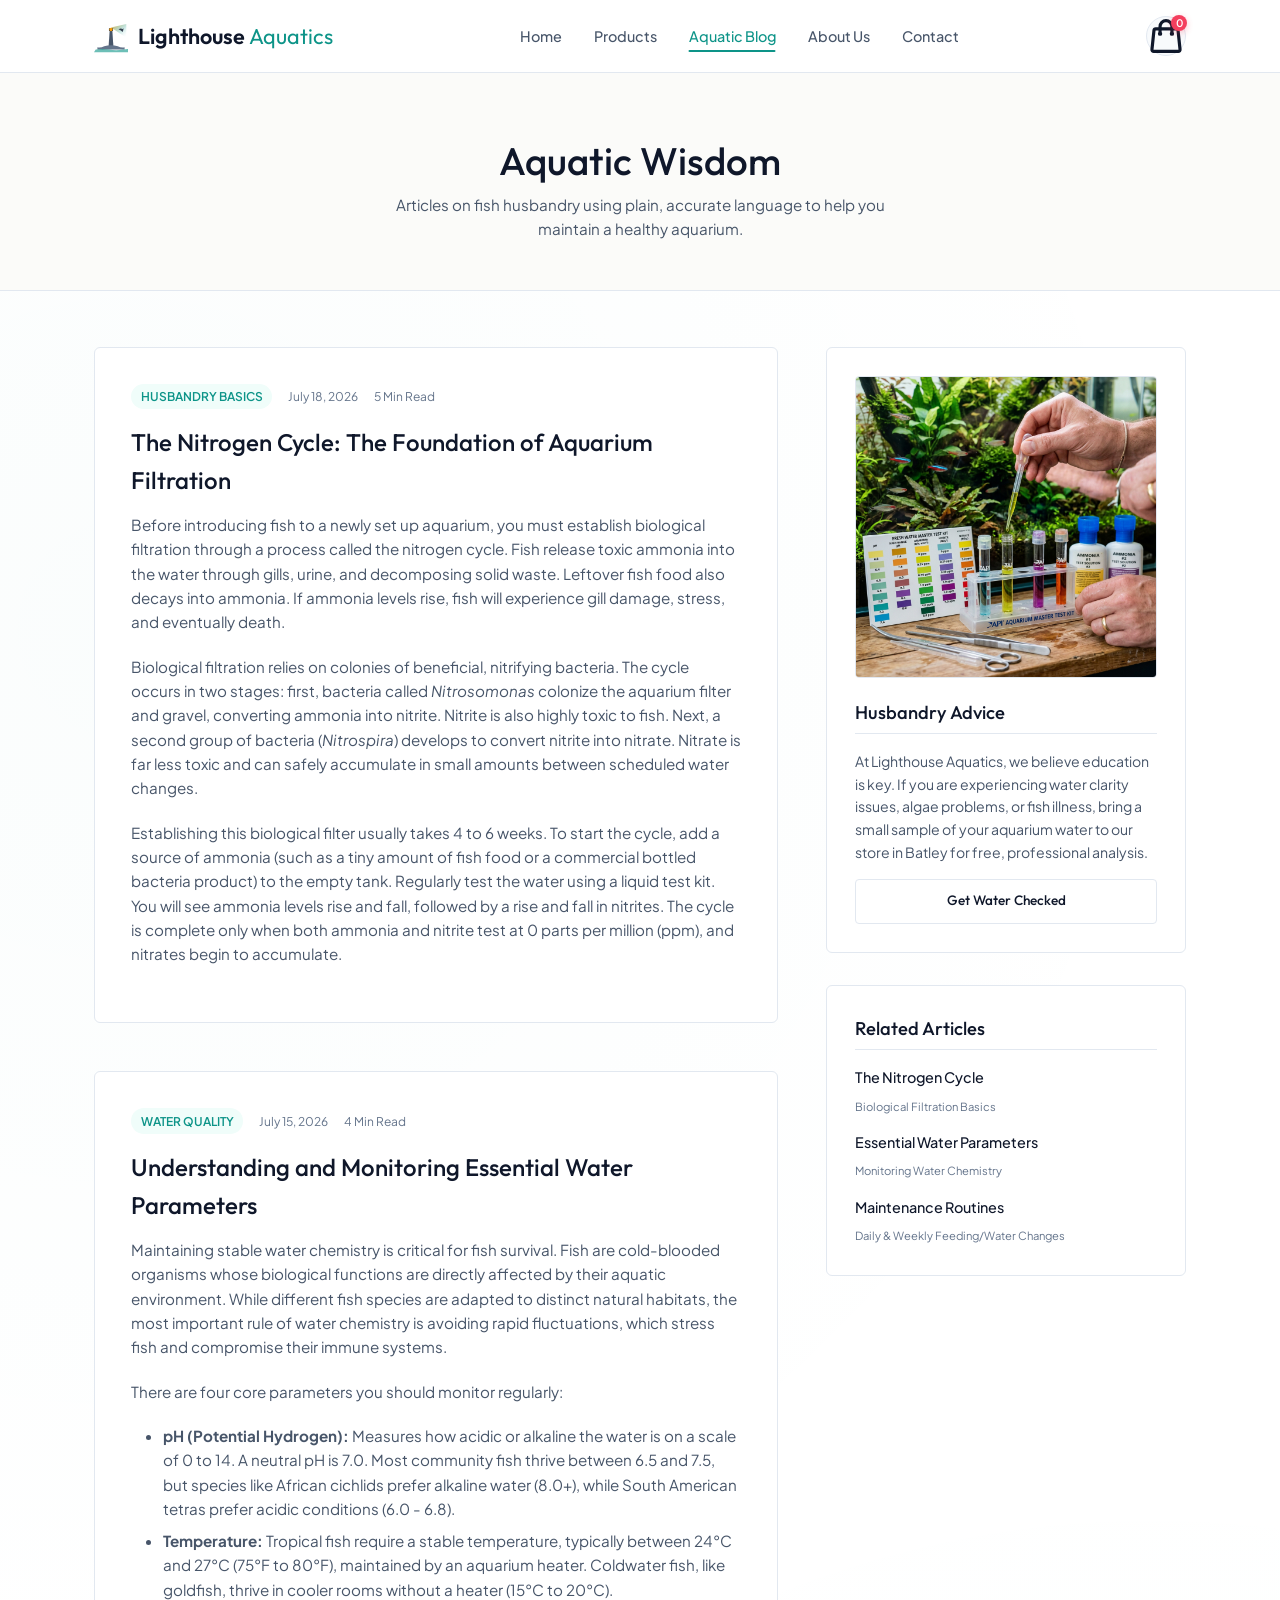
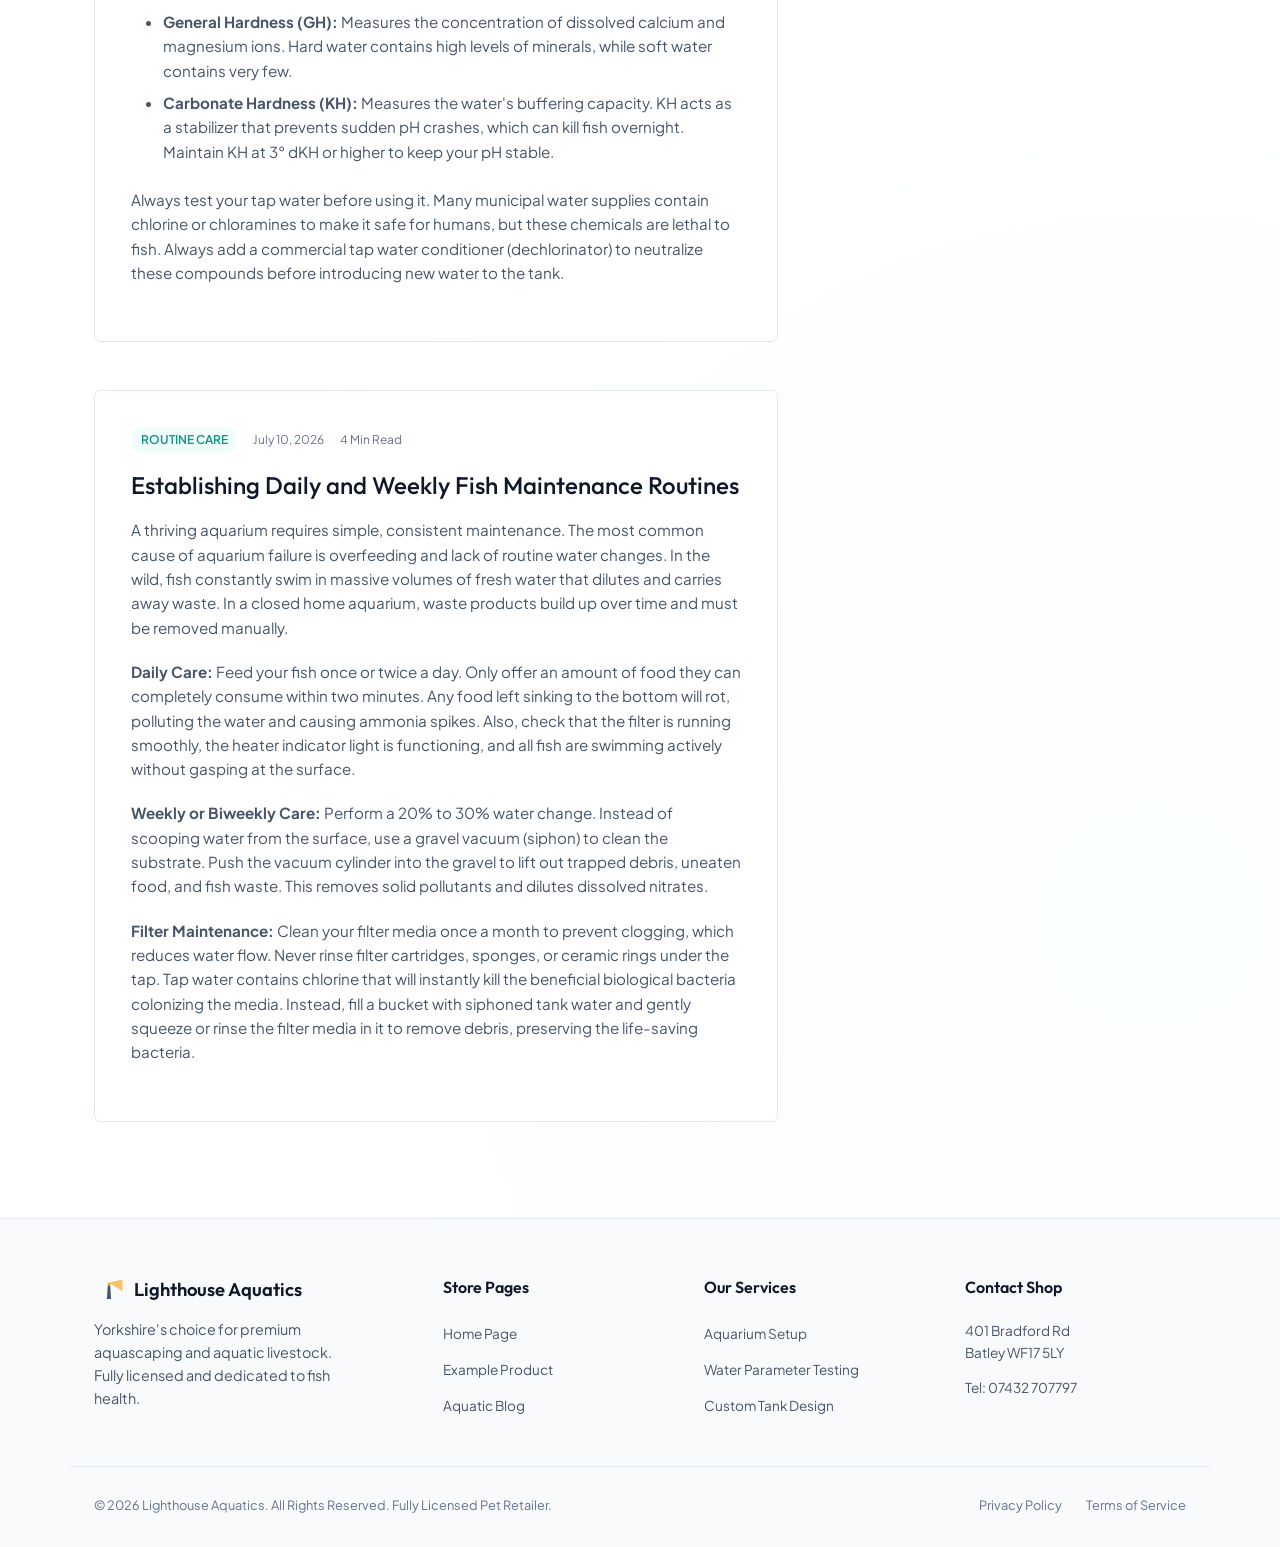
<file: lighthouseaquatics/blog.html>
<!DOCTYPE html>
<html lang="en">
<head>
    <meta charset="UTF-8">
    <meta name="viewport" content="width=device-width, initial-scale=1.0">
    <title>Aquatic Wisdom Blog | Lighthouse Aquatics Batley</title>
    <meta name="description" content="Expert, easy-to-understand articles on fish husbandry, aquarium cycling, and water parameters from Lighthouse Aquatics.">
    
    <!-- Project Stylesheet -->
    <link rel="stylesheet" href="style.css">
</head>
<body class="aquatic-bg">

    <!-- Header Navigation -->
    <header>
        <div class="container nav-container">
            <a href="index.html" class="logo" id="nav-logo-link">
                <!-- Inline SVG Logo -->
                <svg xmlns="http://www.w3.org/2000/svg" viewBox="0 0 100 100">
                    <defs>
                        <linearGradient id="beacon-glow" x1="0%" y1="0%" x2="100%" y2="100%">
                            <stop offset="0%" stop-color="#f59e0b" stop-opacity="0.8"/>
                            <stop offset="60%" stop-color="#0d9488" stop-opacity="0.2"/>
                            <stop offset="100%" stop-color="#ffffff" stop-opacity="0"/>
                        </linearGradient>
                    </defs>
                    <polygon points="50,25 95,15 95,55" fill="url(#beacon-glow)" />
                    <path d="M43,80 L57,80 L54,35 L46,35 Z" fill="#475569" />
                    <rect x="44" y="27" width="12" height="8" rx="2" fill="#0f172a" />
                    <circle cx="50" cy="31" r="5" fill="#f59e0b" />
                    <path d="M30,80 Q50,75 70,80 Q80,85 90,83 L90,90 L10,90 L10,83 Q20,85 30,80 Z" fill="#64748b" />
                    <path d="M5,90 Q25,86 45,90 Q65,94 85,90 T100,90 L100,98 L0,98 Z" fill="#0d9488" opacity="0.6" />
                    <path d="M72,30 Q80,26 84,30 Q88,34 84,38 Q80,34 72,30 Z M83,30 L87,27 L86,33 Z" fill="#0f172a" opacity="0.8" />
                </svg>
                <div class="logo-text">
                    Lighthouse <span>Aquatics</span>
                </div>
            </a>
            
            <nav>
                <ul class="nav-links">
                    <li><a href="index.html">Home</a></li>
                    <li><a href="product.html">Products</a></li>
                    <li><a href="blog.html" class="active">Aquatic Blog</a></li>
                    <li><a href="index.html#about">About Us</a></li>
                    <li><a href="index.html#contact">Contact</a></li>
                </ul>
            </nav>
            
            <div style="display: flex; align-items: center; gap: 1rem;">
                <a href="product.html" class="cart-icon-btn" id="cart-btn" aria-label="Shopping Cart">
                    <svg xmlns="http://www.w3.org/2000/svg" fill="none" viewBox="0 0 24 24" stroke-width="2" stroke="currentColor">
                        <path stroke-linecap="round" stroke-linejoin="round" d="M15.75 10.5V6a3.75 3.75 0 1 0-7.5 0v4.5m11.356-1.993 1.263 12c.07.665-.45 1.243-1.119 1.243H4.25a1.125 1.125 0 0 1-1.12-1.243l1.264-12A1.125 1.125 0 0 1 5.513 7.5h12.974c.576 0 1.059.435 1.119 1.007ZM8.625 10.5a.375.375 0 1 1-.75 0 .375.375 0 0 1 .75 0Zm7.5 0a.375.375 0 1 1-.75 0 .375.375 0 0 1 .75 0Z" />
                    </svg>
                    <span class="cart-badge" id="cart-count">0</span>
                </a>
                <button class="mobile-toggle" id="menu-toggle" aria-label="Toggle Menu">
                    <svg xmlns="http://www.w3.org/2000/svg" width="28" height="28" fill="none" viewBox="0 0 24 24" stroke="currentColor" stroke-width="2">
                        <path stroke-linecap="round" stroke-linejoin="round" d="M4 6h16M4 12h16m-7 6h7" />
                    </svg>
                </button>
            </div>
        </div>
    </header>

    <!-- Blog Header Section -->
    <section class="blog-header">
        <div class="container" style="text-align: center;">
            <h1 class="section-title" style="margin-bottom: 0.5rem;">Aquatic Wisdom</h1>
            <p style="color: var(--text-medium); max-width: 500px; margin: 0 auto; font-size: 0.95rem;">Articles on fish husbandry using plain, accurate language to help you maintain a healthy aquarium.</p>
        </div>
    </section>

    <!-- Main Blog Grid -->
    <main class="container blog-grid" style="padding-bottom: 6rem;">
        <!-- Left Side: Blog Articles -->
        <div class="blog-posts">
            <!-- Article 1: Nitrogen Cycle -->
            <article class="blog-card" id="article-nitrogen-cycle">
                <div class="blog-meta">
                    <span class="blog-category">Husbandry Basics</span>
                    <span>July 18, 2026</span>
                    <span>5 Min Read</span>
                </div>
                <h2>The Nitrogen Cycle: The Foundation of Aquarium Filtration</h2>
                <p>Before introducing fish to a newly set up aquarium, you must establish biological filtration through a process called the nitrogen cycle. Fish release toxic ammonia into the water through gills, urine, and decomposing solid waste. Leftover fish food also decays into ammonia. If ammonia levels rise, fish will experience gill damage, stress, and eventually death.</p>
                <p>Biological filtration relies on colonies of beneficial, nitrifying bacteria. The cycle occurs in two stages: first, bacteria called <em>Nitrosomonas</em> colonize the aquarium filter and gravel, converting ammonia into nitrite. Nitrite is also highly toxic to fish. Next, a second group of bacteria (<em>Nitrospira</em>) develops to convert nitrite into nitrate. Nitrate is far less toxic and can safely accumulate in small amounts between scheduled water changes.</p>
                <p>Establishing this biological filter usually takes 4 to 6 weeks. To start the cycle, add a source of ammonia (such as a tiny amount of fish food or a commercial bottled bacteria product) to the empty tank. Regularly test the water using a liquid test kit. You will see ammonia levels rise and fall, followed by a rise and fall in nitrites. The cycle is complete only when both ammonia and nitrite test at 0 parts per million (ppm), and nitrates begin to accumulate.</p>
            </article>

            <!-- Article 2: Water Parameters -->
            <article class="blog-card" id="article-water-parameters">
                <div class="blog-meta">
                    <span class="blog-category">Water Quality</span>
                    <span>July 15, 2026</span>
                    <span>4 Min Read</span>
                </div>
                <h2>Understanding and Monitoring Essential Water Parameters</h2>
                <p>Maintaining stable water chemistry is critical for fish survival. Fish are cold-blooded organisms whose biological functions are directly affected by their aquatic environment. While different fish species are adapted to distinct natural habitats, the most important rule of water chemistry is avoiding rapid fluctuations, which stress fish and compromise their immune systems.</p>
                <p>There are four core parameters you should monitor regularly:</p>
                <ul style="list-style: disc; margin: 0.5rem 0 1.5rem 2rem; color: var(--text-medium); display: flex; flex-direction: column; gap: 0.5rem; font-size: 0.95rem;">
                    <li><strong>pH (Potential Hydrogen):</strong> Measures how acidic or alkaline the water is on a scale of 0 to 14. A neutral pH is 7.0. Most community fish thrive between 6.5 and 7.5, but species like African cichlids prefer alkaline water (8.0+), while South American tetras prefer acidic conditions (6.0 - 6.8).</li>
                    <li><strong>Temperature:</strong> Tropical fish require a stable temperature, typically between 24°C and 27°C (75°F to 80°F), maintained by an aquarium heater. Coldwater fish, like goldfish, thrive in cooler rooms without a heater (15°C to 20°C).</li>
                    <li><strong>General Hardness (GH):</strong> Measures the concentration of dissolved calcium and magnesium ions. Hard water contains high levels of minerals, while soft water contains very few.</li>
                    <li><strong>Carbonate Hardness (KH):</strong> Measures the water's buffering capacity. KH acts as a stabilizer that prevents sudden pH crashes, which can kill fish overnight. Maintain KH at 3° dKH or higher to keep your pH stable.</li>
                </ul>
                <p>Always test your tap water before using it. Many municipal water supplies contain chlorine or chloramines to make it safe for humans, but these chemicals are lethal to fish. Always add a commercial tap water conditioner (dechlorinator) to neutralize these compounds before introducing new water to the tank.</p>
            </article>

            <!-- Article 3: Maintenance Routine -->
            <article class="blog-card" id="article-maintenance-routine">
                <div class="blog-meta">
                    <span class="blog-category">Routine Care</span>
                    <span>July 10, 2026</span>
                    <span>4 Min Read</span>
                </div>
                <h2>Establishing Daily and Weekly Fish Maintenance Routines</h2>
                <p>A thriving aquarium requires simple, consistent maintenance. The most common cause of aquarium failure is overfeeding and lack of routine water changes. In the wild, fish constantly swim in massive volumes of fresh water that dilutes and carries away waste. In a closed home aquarium, waste products build up over time and must be removed manually.</p>
                <p><strong>Daily Care:</strong> Feed your fish once or twice a day. Only offer an amount of food they can completely consume within two minutes. Any food left sinking to the bottom will rot, polluting the water and causing ammonia spikes. Also, check that the filter is running smoothly, the heater indicator light is functioning, and all fish are swimming actively without gasping at the surface.</p>
                <p><strong>Weekly or Biweekly Care:</strong> Perform a 20% to 30% water change. Instead of scooping water from the surface, use a gravel vacuum (siphon) to clean the substrate. Push the vacuum cylinder into the gravel to lift out trapped debris, uneaten food, and fish waste. This removes solid pollutants and dilutes dissolved nitrates.</p>
                <p><strong>Filter Maintenance:</strong> Clean your filter media once a month to prevent clogging, which reduces water flow. Never rinse filter cartridges, sponges, or ceramic rings under the tap. Tap water contains chlorine that will instantly kill the beneficial biological bacteria colonizing the media. Instead, fill a bucket with siphoned tank water and gently squeeze or rinse the filter media in it to remove debris, preserving the life-saving bacteria.</p>
            </article>
        </div>

        <!-- Right Side: Sidebar Widget -->
        <aside class="sidebar">
            <!-- Sidebar Card -->
            <div class="sidebar-widget">
                <img src="assets/aquarium_maintenance.png" alt="Conducting aquarium water test using liquid reagent kit." style="margin-bottom: 1.25rem; width: 100%; border-radius: var(--radius-md); border: 1px solid var(--border-light);">
                <h3>Husbandry Advice</h3>
                <p style="color: var(--text-medium); font-size: 0.88rem; margin-bottom: 1rem;">At Lighthouse Aquatics, we believe education is key. If you are experiencing water clarity issues, algae problems, or fish illness, bring a small sample of your aquarium water to our store in Batley for free, professional analysis.</p>
                <a href="index.html#contact" class="btn btn-secondary" style="width: 100%; justify-content: center; font-size: 0.85rem; padding: 0.65rem 1rem;">Get Water Checked</a>
            </div>

            <!-- Recent Articles Widget -->
            <div class="sidebar-widget">
                <h3>Related Articles</h3>
                <a href="#article-nitrogen-cycle" class="recent-post-link">
                    <h4>The Nitrogen Cycle</h4>
                    <span>Biological Filtration Basics</span>
                </a>
                <a href="#article-water-parameters" class="recent-post-link">
                    <h4>Essential Water Parameters</h4>
                    <span>Monitoring Water Chemistry</span>
                </a>
                <a href="#article-maintenance-routine" class="recent-post-link">
                    <h4>Maintenance Routines</h4>
                    <span>Daily & Weekly Feeding/Water Changes</span>
                </a>
            </div>
        </aside>
    </main>

    <!-- Footer -->
    <footer>
        <div class="container footer-grid">
            <div class="footer-brand">
                <div class="logo">
                    <svg xmlns="http://www.w3.org/2000/svg" viewBox="0 0 100 100" style="width: 30px; height: 30px;">
                        <polygon points="50,25 95,15 95,55" fill="#f59e0b" opacity="0.6" />
                        <path d="M43,80 L57,80 L54,35 L46,35 Z" fill="#475569" />
                        <circle cx="50" cy="31" r="5" fill="#f59e0b" />
                    </svg>
                    <span style="font-size: 1.15rem;">Lighthouse <span>Aquatics</span></span>
                </div>
                <p>Yorkshire's choice for premium aquascaping and aquatic livestock. Fully licensed and dedicated to fish health.</p>
            </div>
            
            <div class="footer-col">
                <h3>Store Pages</h3>
                <ul>
                    <li><a href="index.html">Home Page</a></li>
                    <li><a href="product.html">Example Product</a></li>
                    <li><a href="blog.html">Aquatic Blog</a></li>
                </ul>
            </div>
            
            <div class="footer-col">
                <h3>Our Services</h3>
                <ul>
                    <li><a href="index.html#about">Aquarium Setup</a></li>
                    <li><a href="index.html#about">Water Parameter Testing</a></li>
                    <li><a href="index.html#about">Custom Tank Design</a></li>
                </ul>
            </div>
            
            <div class="footer-col">
                <h3>Contact Shop</h3>
                <ul>
                    <li style="color: var(--text-medium); font-size: 0.85rem;">401 Bradford Rd<br>Batley WF17 5LY</li>
                    <li><a href="tel:07432707797">Tel: 07432 707797</a></li>
                </ul>
            </div>
        </div>
        
        <div class="container footer-bottom">
            <p>&copy; 2026 Lighthouse Aquatics. All Rights Reserved. Fully Licensed Pet Retailer.</p>
            <div class="footer-bottom-links">
                <a href="#">Privacy Policy</a>
                <a href="#">Terms of Service</a>
            </div>
        </div>
    </footer>

    <script>
        // Update Cart Badge from localStorage
        function updateCartBadge() {
            const count = localStorage.getItem('aquatics_cart_count') || 0;
            const badge = document.getElementById('cart-count');
            if (badge) {
                badge.innerText = count;
            }
        }
        updateCartBadge();
        window.addEventListener('storage', updateCartBadge);

        // Toggle mobile nav overlay
        const menuToggle = document.getElementById('menu-toggle');
        const nav = document.querySelector('nav');
        if (menuToggle && nav) {
            menuToggle.addEventListener('click', () => {
                nav.classList.toggle('mobile-open');
                if (nav.classList.contains('mobile-open')) {
                    nav.style.display = 'block';
                    nav.style.position = 'absolute';
                    nav.style.top = '72px';
                    nav.style.left = '0';
                    nav.style.width = '100%';
                    nav.style.background = '#ffffff';
                    nav.style.padding = '1.25rem 1.5rem';
                    nav.style.borderBottom = '1px solid var(--border-light)';
                    document.querySelector('.nav-links').style.flexDirection = 'column';
                    document.querySelector('.nav-links').style.alignItems = 'flex-start';
                    document.querySelector('.nav-links').style.gap = '0.85rem';
                } else {
                    nav.style.display = '';
                    nav.style.position = '';
                    nav.style.top = '';
                    nav.style.left = '';
                    nav.style.width = '';
                    nav.style.background = '';
                    nav.style.padding = '';
                    nav.style.borderBottom = '';
                    document.querySelector('.nav-links').style.flexDirection = '';
                    document.querySelector('.nav-links').style.alignItems = '';
                    document.querySelector('.nav-links').style.gap = '';
                }
            });
        }
    </script>
</body>
</html>
</file>
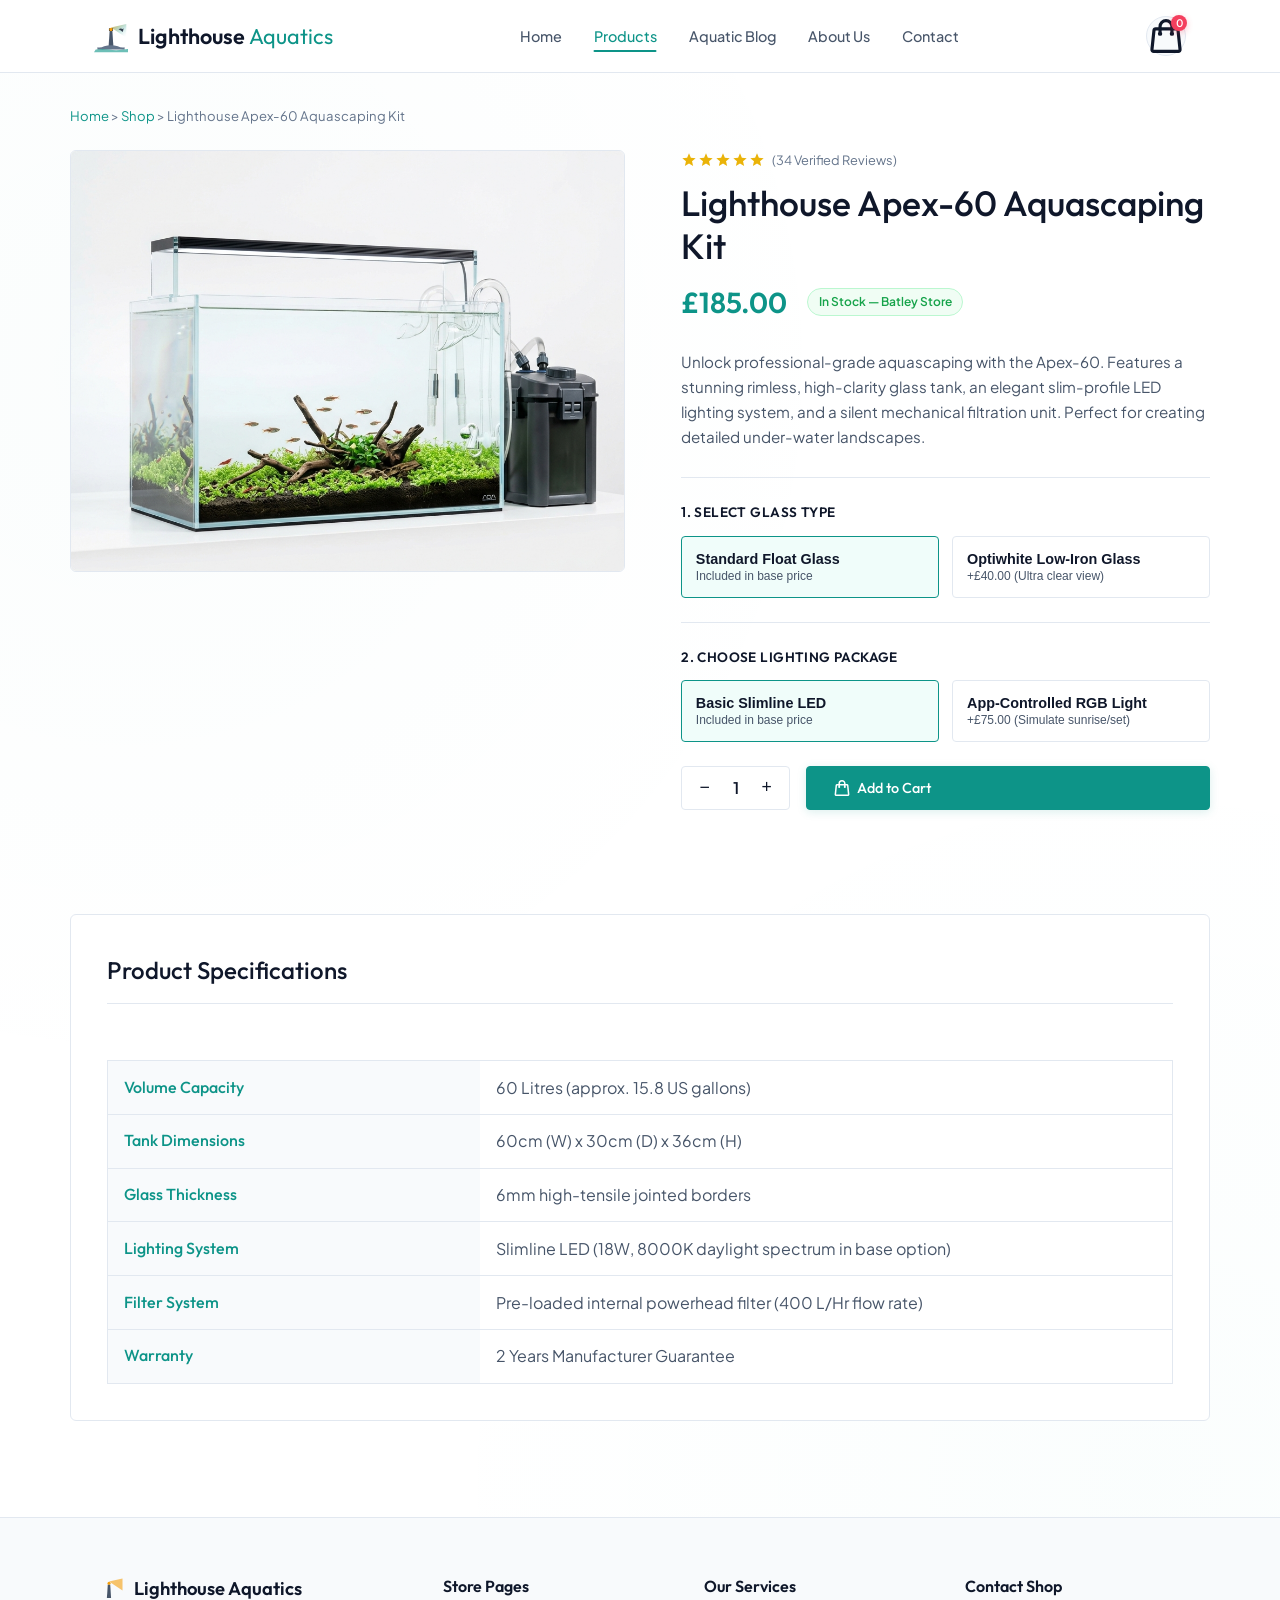
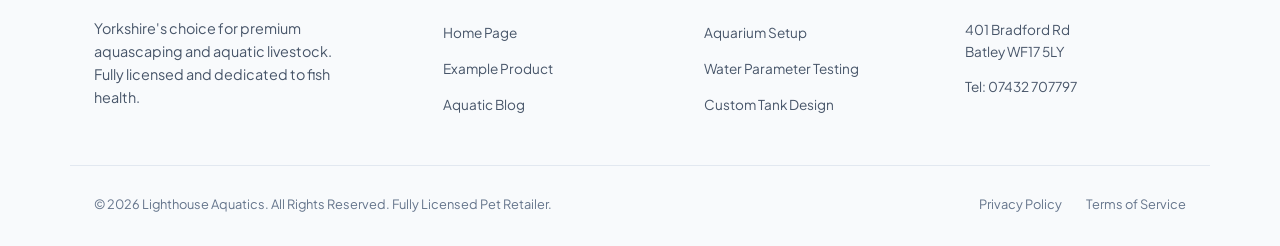
<file: lighthouseaquatics/product.html>
<!DOCTYPE html>
<html lang="en">
<head>
    <meta charset="UTF-8">
    <meta name="viewport" content="width=device-width, initial-scale=1.0">
    <title>Lighthouse Apex-60 Aquascaping Kit | Lighthouse Aquatics Batley</title>
    <meta name="description" content="Configure and purchase the Lighthouse Apex-60 Rimless Aquascaping Kit. Choose your glass type and lighting options. Available at Lighthouse Aquatics Batley.">
    
    <!-- Project Stylesheet -->
    <link rel="stylesheet" href="style.css">
</head>
<body class="aquatic-bg">

    <!-- Header Navigation -->
    <header>
        <div class="container nav-container">
            <a href="index.html" class="logo" id="nav-logo-link">
                <!-- Inline SVG Logo -->
                <svg xmlns="http://www.w3.org/2000/svg" viewBox="0 0 100 100">
                    <defs>
                        <linearGradient id="beacon-glow" x1="0%" y1="0%" x2="100%" y2="100%">
                            <stop offset="0%" stop-color="#f59e0b" stop-opacity="0.8"/>
                            <stop offset="60%" stop-color="#0d9488" stop-opacity="0.2"/>
                            <stop offset="100%" stop-color="#ffffff" stop-opacity="0"/>
                        </linearGradient>
                    </defs>
                    <polygon points="50,25 95,15 95,55" fill="url(#beacon-glow)" />
                    <path d="M43,80 L57,80 L54,35 L46,35 Z" fill="#475569" />
                    <rect x="44" y="27" width="12" height="8" rx="2" fill="#0f172a" />
                    <circle cx="50" cy="31" r="5" fill="#f59e0b" />
                    <path d="M30,80 Q50,75 70,80 Q80,85 90,83 L90,90 L10,90 L10,83 Q20,85 30,80 Z" fill="#64748b" />
                    <path d="M5,90 Q25,86 45,90 Q65,94 85,90 T100,90 L100,98 L0,98 Z" fill="#0d9488" opacity="0.6" />
                    <path d="M72,30 Q80,26 84,30 Q88,34 84,38 Q80,34 72,30 Z M83,30 L87,27 L86,33 Z" fill="#0f172a" opacity="0.8" />
                </svg>
                <div class="logo-text">
                    Lighthouse <span>Aquatics</span>
                </div>
            </a>
            
            <nav>
                <ul class="nav-links">
                    <li><a href="index.html">Home</a></li>
                    <li><a href="product.html" class="active">Products</a></li>
                    <li><a href="blog.html">Aquatic Blog</a></li>
                    <li><a href="index.html#about">About Us</a></li>
                    <li><a href="index.html#contact">Contact</a></li>
                </ul>
            </nav>
            
            <div style="display: flex; align-items: center; gap: 1rem;">
                <a href="product.html" class="cart-icon-btn" id="cart-btn" aria-label="Shopping Cart">
                    <svg xmlns="http://www.w3.org/2000/svg" fill="none" viewBox="0 0 24 24" stroke-width="2" stroke="currentColor">
                        <path stroke-linecap="round" stroke-linejoin="round" d="M15.75 10.5V6a3.75 3.75 0 1 0-7.5 0v4.5m11.356-1.993 1.263 12c.07.665-.45 1.243-1.119 1.243H4.25a1.125 1.125 0 0 1-1.12-1.243l1.264-12A1.125 1.125 0 0 1 5.513 7.5h12.974c.576 0 1.059.435 1.119 1.007ZM8.625 10.5a.375.375 0 1 1-.75 0 .375.375 0 0 1 .75 0Zm7.5 0a.375.375 0 1 1-.75 0 .375.375 0 0 1 .75 0Z" />
                    </svg>
                    <span class="cart-badge" id="cart-count">0</span>
                </a>
                <button class="mobile-toggle" id="menu-toggle" aria-label="Toggle Menu">
                    <svg xmlns="http://www.w3.org/2000/svg" width="28" height="28" fill="none" viewBox="0 0 24 24" stroke="currentColor" stroke-width="2">
                        <path stroke-linecap="round" stroke-linejoin="round" d="M4 6h16M4 12h16m-7 6h7" />
                    </svg>
                </button>
            </div>
        </div>
    </header>

    <!-- Main Container -->
    <main class="container section" style="padding-top: 2rem; padding-bottom: 6rem;">
        
        <!-- Breadcrumb -->
        <div style="font-size: 0.82rem; color: var(--text-muted); margin-bottom: 1.5rem;">
            <a href="index.html" style="color: var(--primary);">Home</a> &gt; 
            <a href="product.html" style="color: var(--primary);">Shop</a> &gt; 
            <span>Lighthouse Apex-60 Aquascaping Kit</span>
        </div>

        <div class="product-grid">
            <!-- Left Side: Product Image -->
            <div class="product-gallery">
                <div class="product-main-img">
                    <img src="assets/aquascaping_kit.png" id="main-product-img" alt="Lighthouse Apex-60 Rimless Aquascaping Kit display.">
                </div>
            </div>

            <!-- Right Side: Product Details & Interaction -->
            <div class="product-info">
                <div class="product-rating">
                    <div class="stars">
                        <!-- 5 Star icons -->
                        <svg xmlns="http://www.w3.org/2000/svg" viewBox="0 0 24 24" fill="currentColor"><path d="M12 17.27L18.18 21l-1.64-7.03L22 9.24l-7.19-.61L12 2 9.19 8.63 2 9.24l5.46 4.73L5.82 21z"/></svg>
                        <svg xmlns="http://www.w3.org/2000/svg" viewBox="0 0 24 24" fill="currentColor"><path d="M12 17.27L18.18 21l-1.64-7.03L22 9.24l-7.19-.61L12 2 9.19 8.63 2 9.24l5.46 4.73L5.82 21z"/></svg>
                        <svg xmlns="http://www.w3.org/2000/svg" viewBox="0 0 24 24" fill="currentColor"><path d="M12 17.27L18.18 21l-1.64-7.03L22 9.24l-7.19-.61L12 2 9.19 8.63 2 9.24l5.46 4.73L5.82 21z"/></svg>
                        <svg xmlns="http://www.w3.org/2000/svg" viewBox="0 0 24 24" fill="currentColor"><path d="M12 17.27L18.18 21l-1.64-7.03L22 9.24l-7.19-.61L12 2 9.19 8.63 2 9.24l5.46 4.73L5.82 21z"/></svg>
                        <svg xmlns="http://www.w3.org/2000/svg" viewBox="0 0 24 24" fill="currentColor"><path d="M12 17.27L18.18 21l-1.64-7.03L22 9.24l-7.19-.61L12 2 9.19 8.63 2 9.24l5.46 4.73L5.82 21z"/></svg>
                    </div>
                    <span class="rating-count">(34 Verified Reviews)</span>
                </div>

                <h1 class="product-title">Lighthouse Apex-60 Aquascaping Kit</h1>
                
                <div class="product-price-bar">
                    <span class="product-price" id="display-price">£185.00</span>
                    <span class="product-stock">In Stock — Batley Store</span>
                </div>

                <p class="product-description">
                    Unlock professional-grade aquascaping with the Apex-60. Features a stunning rimless, high-clarity glass tank, an elegant slim-profile LED lighting system, and a silent mechanical filtration unit. Perfect for creating detailed under-water landscapes.
                </p>

                <!-- Configuration Option 1: Glass Type -->
                <div class="custom-section">
                    <h3 class="custom-title">1. Select Glass Type</h3>
                    <div class="custom-options">
                        <button class="option-btn active" data-type="glass" data-price="0" id="opt-glass-std">
                            <h4>Standard Float Glass</h4>
                            <p>Included in base price</p>
                        </button>
                        <button class="option-btn" data-type="glass" data-price="40" id="opt-glass-lowiron">
                            <h4>Optiwhite Low-Iron Glass</h4>
                            <p>+£40.00 (Ultra clear view)</p>
                        </button>
                    </div>
                </div>

                <!-- Configuration Option 2: Lighting Package -->
                <div class="custom-section">
                    <h3 class="custom-title">2. Choose Lighting Package</h3>
                    <div class="custom-options">
                        <button class="option-btn active" data-type="light" data-price="0" id="opt-light-base">
                            <h4>Basic Slimline LED</h4>
                            <p>Included in base price</p>
                        </button>
                        <button class="option-btn" data-type="light" data-price="75" id="opt-light-smart">
                            <h4>App-Controlled RGB Light</h4>
                            <p>+£75.00 (Simulate sunrise/set)</p>
                        </button>
                    </div>
                </div>

                <!-- Quantity & Actions -->
                <div class="product-action-row">
                    <div class="qty-select">
                        <button class="qty-btn" id="qty-minus" aria-label="Decrease quantity">−</button>
                        <span class="qty-val" id="qty-number">1</span>
                        <button class="qty-btn" id="qty-plus" aria-label="Increase quantity">+</button>
                    </div>
                    <button class="btn btn-primary" id="add-to-cart-btn">
                        <svg xmlns="http://www.w3.org/2000/svg" fill="none" viewBox="0 0 24 24" stroke-width="2" stroke="currentColor" style="width: 18px; height: 18px;">
                            <path stroke-linecap="round" stroke-linejoin="round" d="M15.75 10.5V6a3.75 3.75 0 1 0-7.5 0v4.5m11.356-1.993 1.263 12c.07.665-.45 1.243-1.119 1.243H4.25a1.125 1.125 0 0 1-1.12-1.243l1.264-12A1.125 1.125 0 0 1 5.513 7.5h12.974c.576 0 1.059.435 1.119 1.007ZM8.625 10.5a.375.375 0 1 1-.75 0 .375.375 0 0 1 .75 0Zm7.5 0a.375.375 0 1 1-.75 0 .375.375 0 0 1 .75 0Z" />
                        </svg>
                        Add to Cart
                    </button>
                </div>
            </div>
        </div>

        <!-- Specifications Section -->
        <div class="clean-card" style="margin-top: 4.5rem; padding: 2.25rem;">
            <h2 style="font-family: var(--font-display); font-size: 1.5rem; border-bottom: 1px solid var(--border-light); padding-bottom: 0.85rem; margin-bottom: 1.25rem; font-weight: 500; color: var(--text-dark);">Product Specifications</h2>
            <table class="specs-table">
                <tr>
                    <th>Volume Capacity</th>
                    <td>60 Litres (approx. 15.8 US gallons)</td>
                </tr>
                <tr>
                    <th>Tank Dimensions</th>
                    <td>60cm (W) x 30cm (D) x 36cm (H)</td>
                </tr>
                <tr>
                    <th>Glass Thickness</th>
                    <td>6mm high-tensile jointed borders</td>
                </tr>
                <tr>
                    <th>Lighting System</th>
                    <td>Slimline LED (18W, 8000K daylight spectrum in base option)</td>
                </tr>
                <tr>
                    <th>Filter System</th>
                    <td>Pre-loaded internal powerhead filter (400 L/Hr flow rate)</td>
                </tr>
                <tr>
                    <th>Warranty</th>
                    <td>2 Years Manufacturer Guarantee</td>
                </tr>
            </table>
        </div>
    </main>

    <!-- Footer -->
    <footer>
        <div class="container footer-grid">
            <div class="footer-brand">
                <div class="logo">
                    <svg xmlns="http://www.w3.org/2000/svg" viewBox="0 0 100 100" style="width: 30px; height: 30px;">
                        <polygon points="50,25 95,15 95,55" fill="#f59e0b" opacity="0.6" />
                        <path d="M43,80 L57,80 L54,35 L46,35 Z" fill="#475569" />
                        <circle cx="50" cy="31" r="5" fill="#f59e0b" />
                    </svg>
                    <span style="font-size: 1.15rem;">Lighthouse <span>Aquatics</span></span>
                </div>
                <p>Yorkshire's choice for premium aquascaping and aquatic livestock. Fully licensed and dedicated to fish health.</p>
            </div>
            
            <div class="footer-col">
                <h3>Store Pages</h3>
                <ul>
                    <li><a href="index.html">Home Page</a></li>
                    <li><a href="product.html">Example Product</a></li>
                    <li><a href="blog.html">Aquatic Blog</a></li>
                </ul>
            </div>
            
            <div class="footer-col">
                <h3>Our Services</h3>
                <ul>
                    <li><a href="index.html#about">Aquarium Setup</a></li>
                    <li><a href="index.html#about">Water Parameter Testing</a></li>
                    <li><a href="index.html#about">Custom Tank Design</a></li>
                </ul>
            </div>
            
            <div class="footer-col">
                <h3>Contact Shop</h3>
                <ul>
                    <li style="color: var(--text-medium); font-size: 0.85rem;">401 Bradford Rd<br>Batley WF17 5LY</li>
                    <li><a href="tel:07432707797">Tel: 07432 707797</a></li>
                </ul>
            </div>
        </div>
        
        <div class="container footer-bottom">
            <p>&copy; 2026 Lighthouse Aquatics. All Rights Reserved. Fully Licensed Pet Retailer.</p>
            <div class="footer-bottom-links">
                <a href="#">Privacy Policy</a>
                <a href="#">Terms of Service</a>
            </div>
        </div>
    </footer>

    <!-- Toast Notification Container -->
    <div class="toast-container" id="toast-container"></div>

    <!-- Scripting for configuration & cart interactions -->
    <script>
        const BASE_PRICE = 185;
        let selectedGlassPrice = 0;
        let selectedLightPrice = 0;
        let quantity = 1;

        const displayPriceEl = document.getElementById('display-price');
        const qtyValEl = document.getElementById('qty-number');
        const glassBtns = document.querySelectorAll('[data-type="glass"]');
        const lightBtns = document.querySelectorAll('[data-type="light"]');

        // Update Total Price
        function updatePrice() {
            const totalPrice = (BASE_PRICE + selectedGlassPrice + selectedLightPrice) * quantity;
            displayPriceEl.innerText = `£${totalPrice.toFixed(2)}`;
        }

        // Configure Glass options click
        glassBtns.forEach(btn => {
            btn.addEventListener('click', () => {
                glassBtns.forEach(b => b.classList.remove('active'));
                btn.classList.add('active');
                selectedGlassPrice = parseFloat(btn.getAttribute('data-price'));
                updatePrice();
            });
        });

        // Configure Light options click
        lightBtns.forEach(btn => {
            btn.addEventListener('click', () => {
                lightBtns.forEach(b => b.classList.remove('active'));
                btn.classList.add('active');
                selectedLightPrice = parseFloat(btn.getAttribute('data-price'));
                updatePrice();
            });
        });

        // Quantity controls
        document.getElementById('qty-plus').addEventListener('click', () => {
            quantity++;
            qtyValEl.innerText = quantity;
            updatePrice();
        });

        document.getElementById('qty-minus').addEventListener('click', () => {
            if (quantity > 1) {
                quantity--;
                qtyValEl.innerText = quantity;
                updatePrice();
            }
        });

        // Cart functions
        function updateCartBadge() {
            const count = localStorage.getItem('aquatics_cart_count') || 0;
            const badge = document.getElementById('cart-count');
            if (badge) {
                badge.innerText = count;
            }
        }

        // Add to cart click
        document.getElementById('add-to-cart-btn').addEventListener('click', () => {
            let currentCount = parseInt(localStorage.getItem('aquatics_cart_count') || 0);
            localStorage.setItem('aquatics_cart_count', currentCount + quantity);
            
            // Trigger animation on cart icon button
            const cartBtn = document.getElementById('cart-btn');
            cartBtn.style.animation = 'none';
            // Force reflow
            cartBtn.offsetHeight;
            cartBtn.style.animation = 'pulse 0.4s ease-out';
            
            updateCartBadge();
            
            showToast(`Added ${quantity} Lighthouse Apex-60 Kit(s) to your cart!`);
            
            // Reset quantity back to 1
            quantity = 1;
            qtyValEl.innerText = 1;
            updatePrice();
        });

        function showToast(message) {
            const container = document.getElementById('toast-container');
            const toast = document.createElement('div');
            toast.className = 'toast';
            toast.innerHTML = `
                <div class="toast-icon">
                    <svg xmlns="http://www.w3.org/2000/svg" fill="none" viewBox="0 0 24 24" stroke-width="2" stroke="currentColor">
                        <path stroke-linecap="round" stroke-linejoin="round" d="M9 12.75 11.25 15 15 9.75M21 12a9 9 0 1 1-18 0 9 9 0 0 1 18 0Z" />
                    </svg>
                </div>
                <div class="toast-msg">${message}</div>
            `;
            container.appendChild(toast);
            
            setTimeout(() => {
                toast.classList.add('hide');
                setTimeout(() => {
                    toast.remove();
                }, 300);
            }, 3000);
        }

        // Toggle mobile nav overlay
        const menuToggle = document.getElementById('menu-toggle');
        const nav = document.querySelector('nav');
        if (menuToggle && nav) {
            menuToggle.addEventListener('click', () => {
                nav.classList.toggle('mobile-open');
                if (nav.classList.contains('mobile-open')) {
                    nav.style.display = 'block';
                    nav.style.position = 'absolute';
                    nav.style.top = '72px';
                    nav.style.left = '0';
                    nav.style.width = '100%';
                    nav.style.background = '#ffffff';
                    nav.style.padding = '1.25rem 1.5rem';
                    nav.style.borderBottom = '1px solid var(--border-light)';
                    document.querySelector('.nav-links').style.flexDirection = 'column';
                    document.querySelector('.nav-links').style.alignItems = 'flex-start';
                    document.querySelector('.nav-links').style.gap = '0.85rem';
                } else {
                    nav.style.display = '';
                    nav.style.position = '';
                    nav.style.top = '';
                    nav.style.left = '';
                    nav.style.width = '';
                    nav.style.background = '';
                    nav.style.padding = '';
                    nav.style.borderBottom = '';
                    document.querySelector('.nav-links').style.flexDirection = '';
                    document.querySelector('.nav-links').style.alignItems = '';
                    document.querySelector('.nav-links').style.gap = '';
                }
            });
        }

        // Initialize cart badge
        updateCartBadge();
    </script>
</body>
</html>
</file>
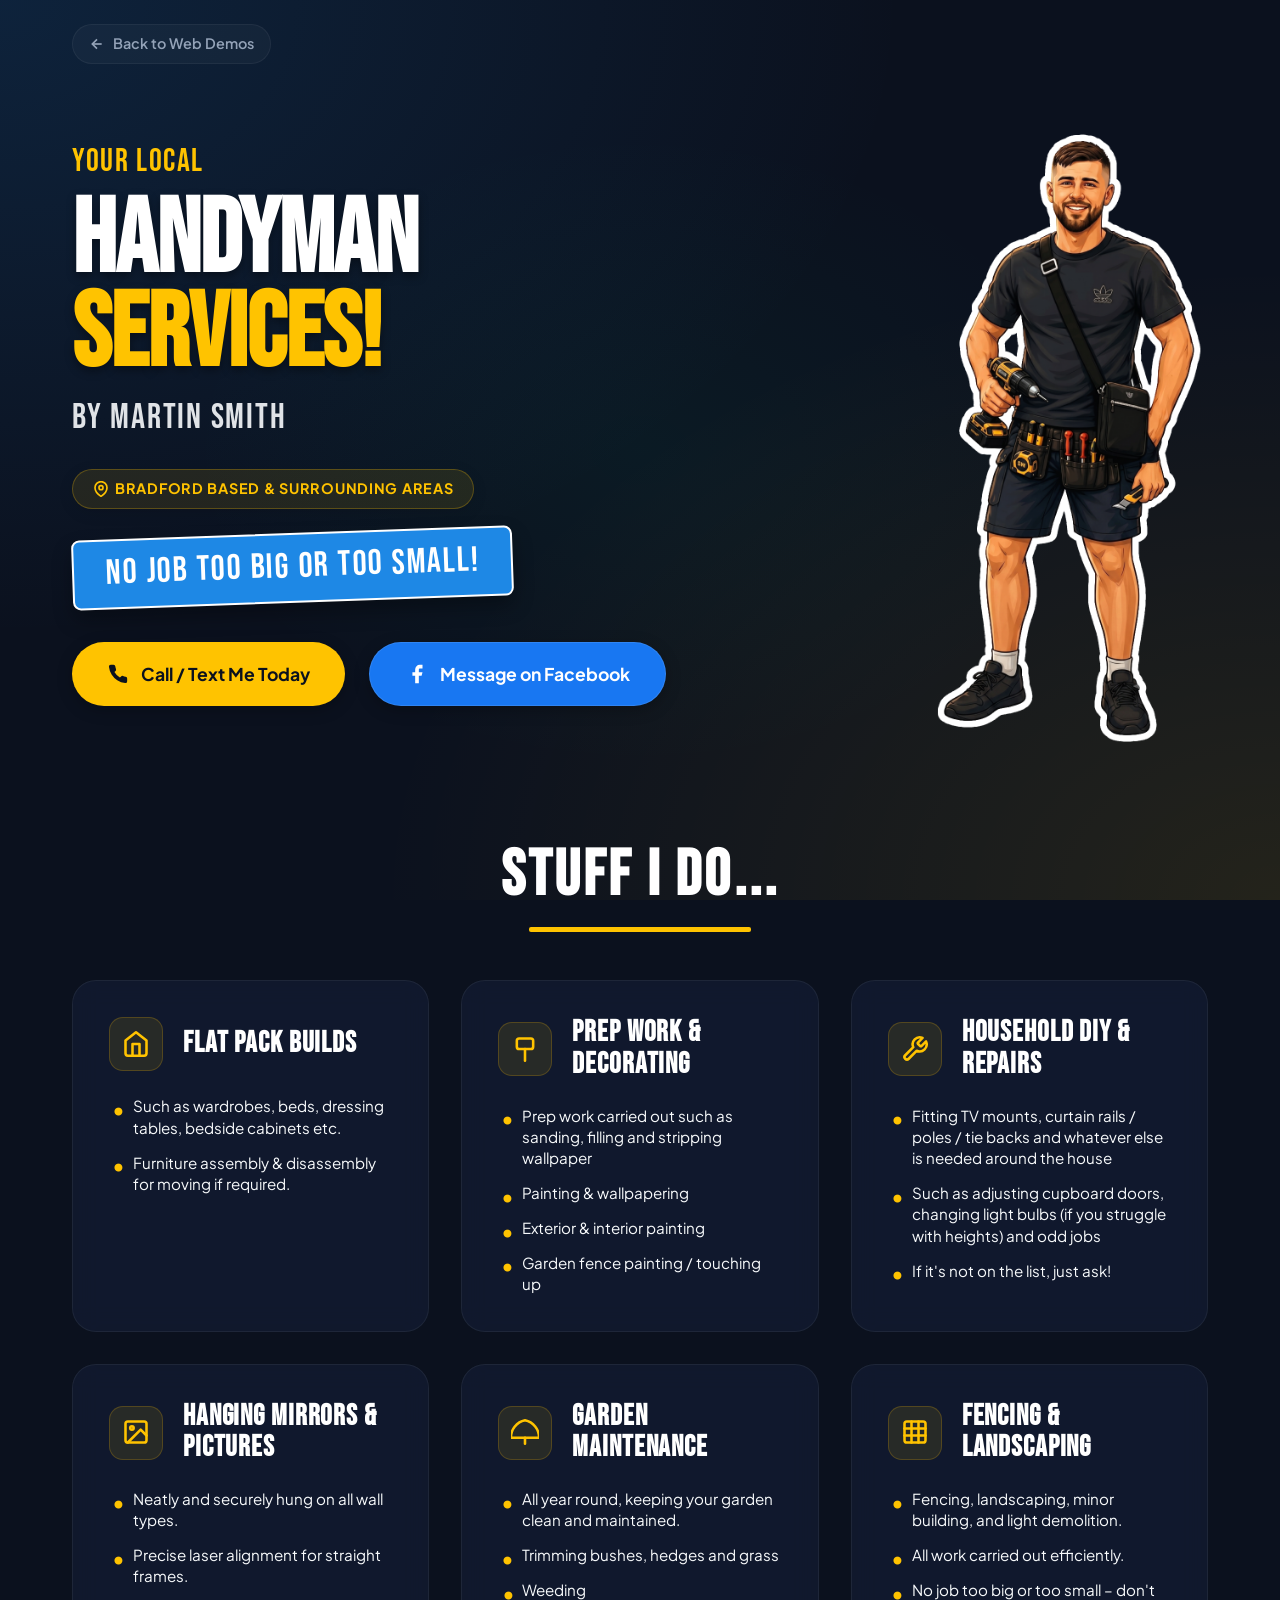
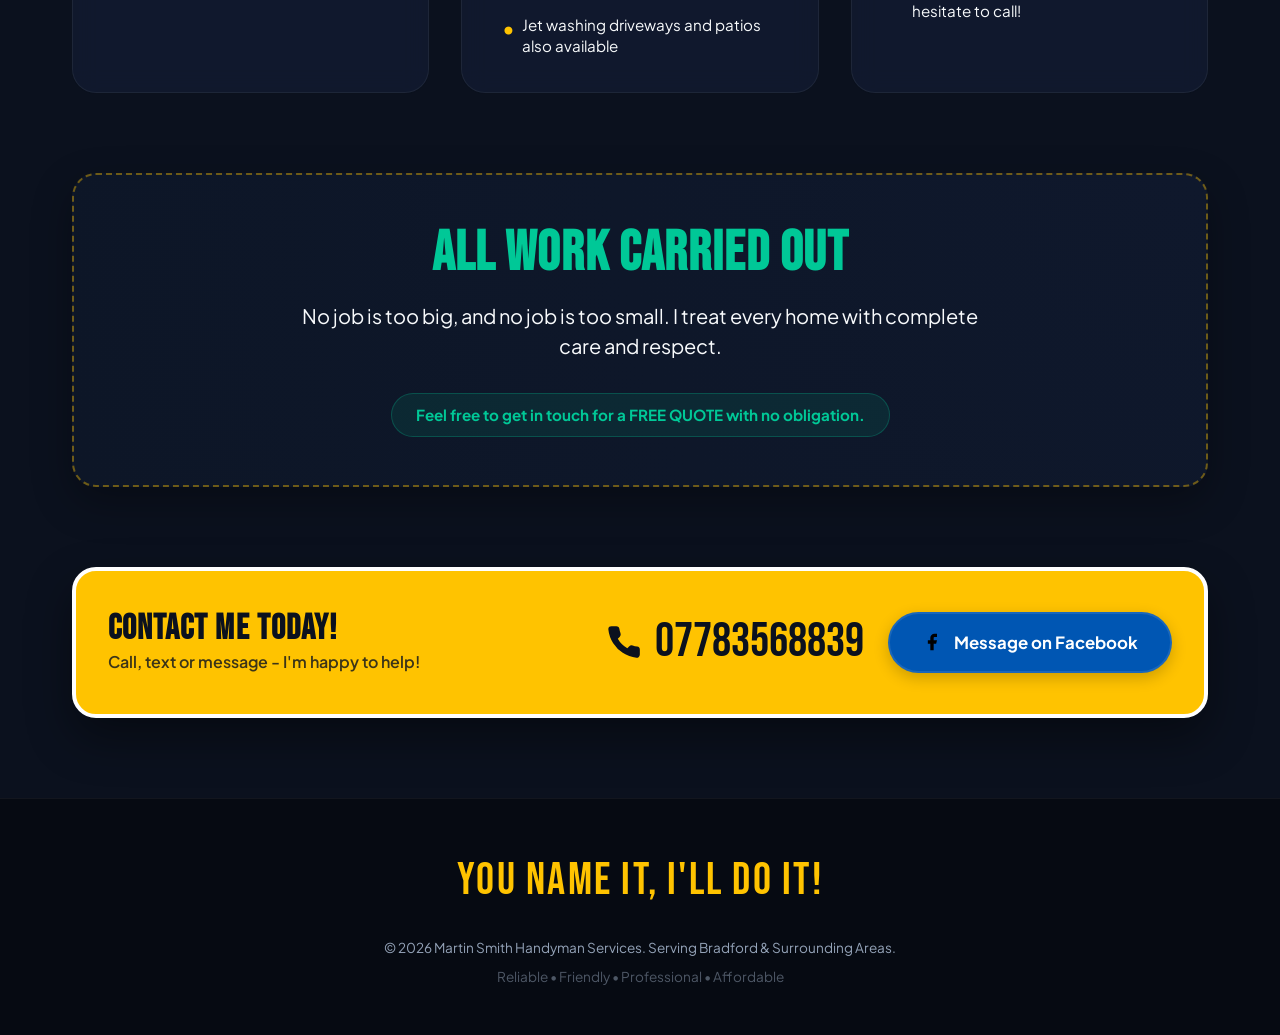
<file: martinsmith/page.html>
<!DOCTYPE html>
<html lang="en">
<head>
    <meta charset="UTF-8">
    <meta name="viewport" content="width=device-width, initial-scale=1.0">
    <title>Your Local Handyman Services - Martin Smith (Bradford)</title>
    <meta name="description" content="Professional, reliable, and affordable handyman services in Bradford and surrounding areas. No job too big or too small!">
    
    <!-- Google Fonts -->
    <link rel="preconnect" href="https://fonts.googleapis.com">
    <link rel="preconnect" href="https://fonts.gstatic.com" crossorigin>
    <link href="https://fonts.googleapis.com/css2?family=Bebas+Neue&family=Outfit:wght@400;600;800&family=Plus+Jakarta+Sans:wght@300;400;500;600;700&display=swap" rel="stylesheet">

    <style>
        :root {
            --bg-color: #0b111e;
            --bg-accent: #0f182c;
            --accent-yellow: #ffc300;
            --accent-yellow-hover: #e0ab00;
            --accent-blue: #0056b3;
            --accent-blue-light: #1e88e5;
            --accent-green: #00c897;
            --text-light: #f8fafc;
            --text-muted: #94a3b8;
            --font-display: 'Bebas Neue', sans-serif;
            --font-sans: 'Plus Jakarta Sans', sans-serif;
            --card-bg: rgba(20, 30, 55, 0.6);
            --card-border: rgba(255, 255, 255, 0.06);
        }

        * {
            box-sizing: border-box;
            margin: 0;
            padding: 0;
        }

        body {
            background-color: var(--bg-color);
            background-image: 
                radial-gradient(at 0% 0%, rgba(30, 136, 229, 0.15) 0px, transparent 50%),
                radial-gradient(at 100% 100%, rgba(255, 195, 0, 0.1) 0px, transparent 50%),
                radial-gradient(at 50% 50%, rgba(0, 200, 151, 0.05) 0px, transparent 50%);
            background-attachment: fixed;
            color: var(--text-light);
            font-family: var(--font-sans);
            line-height: 1.5;
            overflow-x: hidden;
        }

        /* Top Nav Bar */
        .top-nav {
            max-width: 1200px;
            margin: 0 auto;
            padding: 1.5rem 2rem 0;
            display: flex;
            justify-content: flex-start;
        }

        .back-btn {
            display: inline-flex;
            align-items: center;
            text-decoration: none;
            color: var(--text-muted);
            font-weight: 600;
            font-size: 0.9rem;
            transition: all 0.3s;
            gap: 0.5rem;
            background: rgba(255, 255, 255, 0.03);
            padding: 0.5rem 1rem;
            border-radius: 30px;
            border: 1px solid rgba(255, 255, 255, 0.05);
        }

        .back-btn:hover {
            color: var(--accent-yellow);
            background: rgba(255, 195, 0, 0.08);
            border-color: rgba(255, 195, 0, 0.2);
            transform: translateX(-4px);
        }

        .back-btn svg {
            width: 16px;
            height: 16px;
            fill: none;
            stroke: currentColor;
            stroke-width: 2.5;
        }

        /* Main Container */
        .container {
            max-width: 1200px;
            width: 100%;
            margin: 0 auto;
            padding: 2rem;
        }

        /* Hero Section */
        .hero {
            display: grid;
            grid-template-columns: 1.2fr 0.8fr;
            gap: 3rem;
            align-items: center;
            margin-bottom: 5rem;
            position: relative;
        }

        .hero-text {
            display: flex;
            flex-direction: column;
            align-items: flex-start;
            position: relative;
            z-index: 2;
        }

        .hero-badge-container {
            display: flex;
            gap: 1rem;
            margin-bottom: 1rem;
            flex-wrap: wrap;
        }

        .hero-subtitle {
            font-family: var(--font-display);
            font-size: 2rem;
            color: var(--accent-yellow);
            letter-spacing: 0.05em;
            margin-bottom: 0.5rem;
        }

        .hero-title {
            font-family: var(--font-display);
            font-size: 6.5rem;
            line-height: 0.9;
            margin-bottom: 1.5rem;
            text-transform: uppercase;
            letter-spacing: -0.01em;
            color: #fff;
            text-shadow: 0 4px 10px rgba(0,0,0,0.4);
        }

        .hero-title span {
            color: var(--accent-yellow);
        }

        .hero-byline {
            font-family: var(--font-display);
            font-size: 2.2rem;
            color: var(--text-light);
            letter-spacing: 0.05em;
            margin-top: -0.8rem;
            margin-bottom: 1.5rem;
            text-transform: uppercase;
            opacity: 0.9;
        }

        .hero-banner-ribbon {
            background: var(--accent-blue-light);
            color: #fff;
            font-family: var(--font-display);
            font-size: 2.2rem;
            padding: 0.4rem 2rem;
            transform: rotate(-2deg);
            box-shadow: 0 10px 20px rgba(0,0,0,0.3);
            border-radius: 8px;
            margin-bottom: 2.5rem;
            border: 2px solid #fff;
            display: inline-block;
            letter-spacing: 0.05em;
        }

        /* Call To Action Buttons in Hero */
        .hero-actions {
            display: flex;
            gap: 1.5rem;
            width: 100%;
            flex-wrap: wrap;
        }

        .btn {
            display: inline-flex;
            align-items: center;
            justify-content: center;
            text-decoration: none;
            font-family: var(--font-sans);
            font-weight: 700;
            font-size: 1.1rem;
            padding: 1.1rem 2.2rem;
            border-radius: 50px;
            transition: all 0.3s cubic-bezier(0.16, 1, 0.3, 1);
            gap: 0.75rem;
            cursor: pointer;
            box-shadow: 0 4px 15px rgba(0,0,0,0.25);
        }

        .btn-yellow {
            background: var(--accent-yellow);
            color: #0b111e;
        }

        .btn-yellow:hover {
            background: #fff;
            transform: translateY(-3px);
            box-shadow: 0 8px 25px rgba(255, 195, 0, 0.4);
        }

        .btn-facebook {
            background: #1877f2;
            color: #fff;
            border: 1px solid rgba(255,255,255,0.1);
        }

        .btn-facebook:hover {
            background: #166fe5;
            transform: translateY(-3px);
            box-shadow: 0 8px 25px rgba(24, 119, 242, 0.4);
        }

        .btn svg {
            width: 22px;
            height: 22px;
            fill: currentColor;
        }

        /* Hero Image */
        .hero-handyman-image {
            width: 100%;
            max-width: 440px;
            height: auto;
            border-radius: 20px;
            display: block;
            transition: transform 0.4s cubic-bezier(0.16, 1, 0.3, 1);
        }

        .hero-handyman-image:hover {
            transform: scale(1.02);
        }

        .hero-location-badge {
            display: inline-flex;
            align-items: center;
            background: rgba(255, 195, 0, 0.1);
            border: 1px solid rgba(255, 195, 0, 0.25);
            color: var(--accent-yellow);
            font-size: 0.9rem;
            font-weight: 700;
            padding: 0.5rem 1.25rem;
            border-radius: 30px;
            margin-bottom: 1.5rem;
            letter-spacing: 0.05em;
            box-shadow: 0 4px 15px rgba(0, 0, 0, 0.1);
        }

        /* Services Grid Section */
        .services-section {
            margin-bottom: 5rem;
        }

        .section-header {
            text-align: center;
            margin-bottom: 3.5rem;
            position: relative;
        }

        .section-title-bg {
            font-family: var(--font-display);
            font-size: 4rem;
            color: #fff;
            letter-spacing: 0.05em;
            text-transform: uppercase;
            display: inline-block;
            position: relative;
        }

        .section-title-bg::after {
            content: '';
            position: absolute;
            bottom: -8px;
            left: 10%;
            width: 80%;
            height: 5px;
            background: var(--accent-yellow);
            border-radius: 2px;
        }

        .services-grid {
            display: grid;
            grid-template-columns: repeat(auto-fit, minmax(340px, 1fr));
            gap: 2rem;
        }

        .service-card {
            background: var(--card-bg);
            border: 1px solid var(--card-border);
            border-radius: 24px;
            padding: 2.25rem;
            backdrop-filter: blur(12px);
            -webkit-backdrop-filter: blur(12px);
            transition: all 0.35s cubic-bezier(0.16, 1, 0.3, 1);
            display: flex;
            flex-direction: column;
            position: relative;
            overflow: hidden;
        }

        .service-card:hover {
            transform: translateY(-8px);
            border-color: rgba(255, 195, 0, 0.3);
            box-shadow: 
                0 20px 45px rgba(0, 0, 0, 0.35),
                0 0 30px rgba(255, 195, 0, 0.08);
            background: rgba(20, 30, 55, 0.85);
        }

        .service-card::before {
            content: '';
            position: absolute;
            top: 0;
            left: 0;
            width: 4px;
            height: 100%;
            background: var(--accent-yellow);
            opacity: 0;
            transition: opacity 0.3s;
        }

        .service-card:hover::before {
            opacity: 1;
        }

        .service-header {
            display: flex;
            align-items: center;
            gap: 1.25rem;
            margin-bottom: 1.5rem;
        }

        .service-icon-box {
            width: 54px;
            height: 54px;
            border-radius: 14px;
            background: rgba(255, 195, 0, 0.1);
            border: 1px solid rgba(255, 195, 0, 0.2);
            display: flex;
            align-items: center;
            justify-content: center;
            color: var(--accent-yellow);
            flex-shrink: 0;
            transition: all 0.3s;
        }

        .service-card:hover .service-icon-box {
            background: var(--accent-yellow);
            color: #0b111e;
            transform: scale(1.1);
        }

        .service-icon-box svg {
            width: 28px;
            height: 28px;
            fill: none;
            stroke: currentColor;
            stroke-width: 2.2;
            stroke-linecap: round;
            stroke-linejoin: round;
        }

        .service-title {
            font-family: var(--font-display);
            font-size: 1.8rem;
            letter-spacing: 0.03em;
            color: #fff;
            line-height: 1.1;
        }

        .service-card:hover .service-title {
            color: var(--accent-yellow);
        }

        .service-list {
            list-style: none;
            display: flex;
            flex-direction: column;
            gap: 0.85rem;
            flex-grow: 1;
        }

        .service-list li {
            font-size: 0.95rem;
            color: var(--text-light);
            position: relative;
            padding-left: 1.5rem;
            line-height: 1.4;
        }

        .service-list li::before {
            content: '•';
            color: var(--accent-yellow);
            font-size: 1.5rem;
            position: absolute;
            left: 0.2rem;
            top: -0.2rem;
        }

        /* Banner Box (Bottom Middle Promo) */
        .bottom-banner {
            background: radial-gradient(circle at 100% 0%, var(--bg-accent) 0%, #0d1627 100%);
            border: 2px dashed rgba(255, 195, 0, 0.4);
            border-radius: 24px;
            padding: 3rem;
            text-align: center;
            margin-bottom: 5rem;
            position: relative;
            box-shadow: 0 15px 40px rgba(0,0,0,0.3);
        }

        .bottom-banner h3 {
            font-family: var(--font-display);
            font-size: 3.5rem;
            color: var(--accent-green);
            margin-bottom: 1rem;
            line-height: 1.1;
            letter-spacing: 0.02em;
        }

        .bottom-banner p {
            font-size: 1.25rem;
            color: var(--text-light);
            max-width: 700px;
            margin: 0 auto 2rem;
        }

        .quote-badge {
            display: inline-block;
            background: rgba(0, 200, 151, 0.1);
            color: var(--accent-green);
            padding: 0.6rem 1.5rem;
            border-radius: 50px;
            font-weight: 700;
            border: 1px solid rgba(0, 200, 151, 0.25);
            font-size: 0.95rem;
        }

        /* Footer CTA Bar (Yellow & Black Strip) */
        .contact-cta-bar {
            background: var(--accent-yellow);
            color: #0b111e;
            padding: 2.5rem 2rem;
            border-radius: 24px;
            margin-bottom: 3rem;
            box-shadow: 0 20px 45px rgba(0,0,0,0.4);
            display: flex;
            align-items: center;
            justify-content: space-between;
            flex-wrap: wrap;
            gap: 2rem;
            border: 4px solid #fff;
        }

        .cta-info h4 {
            font-family: var(--font-display);
            font-size: 2.2rem;
            line-height: 1;
            margin-bottom: 0.25rem;
            letter-spacing: 0.03em;
        }

        .cta-info p {
            font-size: 1rem;
            font-weight: 600;
            color: rgba(11, 17, 30, 0.8);
        }

        .cta-links {
            display: flex;
            gap: 1.5rem;
            align-items: center;
            flex-wrap: wrap;
        }

        .phone-link {
            font-family: var(--font-display);
            font-size: 3rem;
            color: #0b111e;
            text-decoration: none;
            display: flex;
            align-items: center;
            gap: 0.75rem;
            transition: all 0.3s;
            line-height: 1;
        }

        .phone-link:hover {
            color: var(--accent-blue);
            transform: scale(1.05);
        }

        .phone-link svg {
            width: 38px;
            height: 38px;
            fill: currentColor;
        }

        .cta-fb-btn {
            background: var(--accent-blue);
            color: #fff;
            padding: 1rem 2rem;
            border-radius: 50px;
            text-decoration: none;
            font-weight: 700;
            font-size: 1.05rem;
            display: inline-flex;
            align-items: center;
            gap: 0.75rem;
            transition: all 0.3s;
            box-shadow: 0 5px 15px rgba(0,0,0,0.2);
            border: 2px solid rgba(255,255,255,0.1);
        }

        .cta-fb-btn:hover {
            background: #004494;
            transform: translateY(-2px);
            box-shadow: 0 8px 20px rgba(0,0,0,0.3);
        }

        /* Site Footer */
        .site-footer {
            background: #060a12;
            padding: 3rem 2rem;
            text-align: center;
            border-top: 1px solid rgba(255,255,255,0.05);
        }

        .footer-banner-text {
            font-family: var(--font-display);
            font-size: 2.8rem;
            color: var(--accent-yellow);
            letter-spacing: 0.05em;
            margin-bottom: 1.5rem;
            text-transform: uppercase;
        }

        .site-footer p {
            font-size: 0.85rem;
            color: var(--text-muted);
        }

        /* Animations */
        @keyframes pulse {
            0% { transform: rotate(8deg) scale(1); }
            100% { transform: rotate(6deg) scale(1.05); }
        }

        /* Media Queries */
        @media (max-width: 992px) {
            .hero {
                grid-template-columns: 1fr;
                gap: 4rem;
                text-align: center;
            }
            .hero-text {
                align-items: center;
            }
            .hero-title {
                font-size: 5rem;
            }
            .hero-badge-container {
                justify-content: center;
            }
            .hero-actions {
                justify-content: center;
            }
            .hero-handyman-image {
                order: -1;
                max-width: 360px;
            }
        }

        @media (max-width: 768px) {
            .contact-cta-bar {
                flex-direction: column;
                text-align: center;
                align-items: center;
            }
            .cta-links {
                flex-direction: column;
                gap: 1.5rem;
            }
            .phone-link {
                font-size: 2.2rem;
            }
            .bottom-banner {
                padding: 2rem 1.5rem;
            }
            .bottom-banner h3 {
                font-size: 2.5rem;
            }
        }

        @media (max-width: 480px) {
            .hero-title {
                font-size: 3.8rem;
            }
            .hero-banner-ribbon {
                font-size: 1.5rem;
                padding: 0.4rem 1.2rem;
            }
            .phone-link {
                font-size: 1.8rem;
            }
            .btn {
                width: 100%;
            }
        }
    </style>
</head>
<body>

    <!-- Header Navigation -->
    <div class="top-nav">
        <a href="../index.html" class="back-btn" id="btn-back-to-hub">
            <svg viewBox="0 0 24 24">
                <line x1="19" y1="12" x2="5" y2="12"></line>
                <polyline points="12 19 5 12 12 5"></polyline>
            </svg>
            Back to Web Demos
        </a>
    </div>

    <!-- Main Container -->
    <div class="container">

        <!-- Hero Section -->
        <header class="hero">
            <div class="hero-text">
                <div class="hero-subtitle">YOUR LOCAL</div>
                <h1 class="hero-title">HANDYMAN<br><span>SERVICES!</span></h1>
                <div class="hero-byline">BY MARTIN SMITH</div>
                <div class="hero-location-badge">
                    <svg viewBox="0 0 24 24" width="16" height="16" fill="none" stroke="currentColor" stroke-width="2.5" stroke-linecap="round" stroke-linejoin="round" style="vertical-align: middle; margin-right: 6px;"><path d="M21 10c0 7-9 13-9 13s-9-6-9-13a9 9 0 0 1 18 0z"></path><circle cx="12" cy="10" r="3"></circle></svg>
                    BRADFORD BASED &amp; SURROUNDING AREAS
                </div>
                <div class="hero-banner-ribbon">NO JOB TOO BIG OR TOO SMALL!</div>
                
                <div class="hero-actions">
                    <a href="tel:07783568839" class="btn btn-yellow" id="hero-btn-call">
                        <svg viewBox="0 0 24 24">
                            <path d="M22 16.92v3a2 2 0 0 1-2.18 2 19.79 19.79 0 0 1-8.63-3.07 19.5 19.5 0 0 1-6-6 19.79 19.79 0 0 1-3.07-8.67A2 2 0 0 1 4.11 2h3a2 2 0 0 1 2 1.72 12.84 12.84 0 0 0 .7 2.81 2 2 0 0 1-.45 2.11L8.09 9.91a16 16 0 0 0 6 6l1.27-1.27a2 2 0 0 1 2.11-.45 12.84 12.84 0 0 0 2.81.7A2 2 0 0 1 22 16.92z"></path>
                        </svg>
                        Call / Text Me Today
                    </a>
                    <a href="https://facebook.com" target="_blank" class="btn btn-facebook" id="hero-btn-fb">
                        <svg viewBox="0 0 24 24">
                            <path d="M18 2h-3a5 5 0 0 0-5 5v3H7v4h3v8h4v-8h3l1-4h-4V7a1 1 0 0 1 1-1h3z"></path>
                        </svg>
                        Message on Facebook
                    </a>
                </div>
            </div>

            <img src="./handyman_character.png" alt="Martin Smith - Bradford Handyman" class="hero-handyman-image">
        </header>

        <!-- Services Section ("STUFF I DO...") -->
        <section class="services-section">
            <div class="section-header">
                <h2 class="section-title-bg">Stuff I Do...</h2>
            </div>

            <div class="services-grid">
                <!-- Flat Pack Builds -->
                <div class="service-card">
                    <div class="service-header">
                        <div class="service-icon-box">
                            <svg viewBox="0 0 24 24">
                                <path d="M3 9l9-7 9 7v11a2 2 0 0 1-2 2H5a2 2 0 0 1-2-2z"></path>
                                <polyline points="9 22 9 12 15 12 15 22"></polyline>
                            </svg>
                        </div>
                        <h3 class="service-title">Flat Pack Builds</h3>
                    </div>
                    <ul class="service-list">
                        <li>Such as wardrobes, beds, dressing tables, bedside cabinets etc.</li>
                        <li>Furniture assembly &amp; disassembly for moving if required.</li>
                    </ul>
                </div>

                <!-- Prep Work & Decorating -->
                <div class="service-card">
                    <div class="service-header">
                        <div class="service-icon-box">
                            <svg viewBox="0 0 24 24">
                                <path d="M12 22V12"></path>
                                <path d="M17 12H7a2 2 0 0 1-2-2V5a2 2 0 0 1 2-2h10a2 2 0 0 1 2 2v5a2 2 0 0 1-2 2z"></path>
                            </svg>
                        </div>
                        <h3 class="service-title">Prep Work &amp; Decorating</h3>
                    </div>
                    <ul class="service-list">
                        <li>Prep work carried out such as sanding, filling and stripping wallpaper</li>
                        <li>Painting &amp; wallpapering</li>
                        <li>Exterior &amp; interior painting</li>
                        <li>Garden fence painting / touching up</li>
                    </ul>
                </div>

                <!-- Household DIY / Repairs -->
                <div class="service-card">
                    <div class="service-header">
                        <div class="service-icon-box">
                            <svg viewBox="0 0 24 24">
                                <path d="M14.7 6.3a1 1 0 0 0 0 1.4l1.6 1.6a1 1 0 0 0 1.4 0l3.77-3.77a6 6 0 0 1-7.94 7.94l-6.91 6.91a2.12 2.12 0 0 1-3-3l6.91-6.91a6 6 0 0 1 7.94-7.94l-3.76 3.76z"></path>
                            </svg>
                        </div>
                        <h3 class="service-title">Household DIY &amp; Repairs</h3>
                    </div>
                    <ul class="service-list">
                        <li>Fitting TV mounts, curtain rails / poles / tie backs and whatever else is needed around the house</li>
                        <li>Such as adjusting cupboard doors, changing light bulbs (if you struggle with heights) and odd jobs</li>
                        <li>If it's not on the list, just ask!</li>
                    </ul>
                </div>

                <!-- Hanging Mirrors & Pictures -->
                <div class="service-card">
                    <div class="service-header">
                        <div class="service-icon-box">
                            <svg viewBox="0 0 24 24">
                                <rect x="3" y="3" width="18" height="18" rx="2" ry="2"></rect>
                                <circle cx="8.5" cy="8.5" r="1.5"></circle>
                                <polyline points="21 15 16 10 5 21"></polyline>
                            </svg>
                        </div>
                        <h3 class="service-title">Hanging Mirrors &amp; Pictures</h3>
                    </div>
                    <ul class="service-list">
                        <li>Neatly and securely hung on all wall types.</li>
                        <li>Precise laser alignment for straight frames.</li>
                    </ul>
                </div>

                <!-- Garden Maintenance -->
                <div class="service-card">
                    <div class="service-header">
                        <div class="service-icon-box">
                            <svg viewBox="0 0 24 24">
                                <path d="M12 2a15 15 0 0 1 12 15H0A15 15 0 0 1 12 2z"></path>
                                <path d="M12 17v5"></path>
                            </svg>
                        </div>
                        <h3 class="service-title">Garden Maintenance</h3>
                    </div>
                    <ul class="service-list">
                        <li>All year round, keeping your garden clean and maintained.</li>
                        <li>Trimming bushes, hedges and grass</li>
                        <li>Weeding</li>
                        <li>Jet washing driveways and patios also available</li>
                    </ul>
                </div>

                <!-- Fencing / Landscaping / Demolition -->
                <div class="service-card">
                    <div class="service-header">
                        <div class="service-icon-box">
                            <svg viewBox="0 0 24 24">
                                <rect x="3" y="3" width="18" height="18" rx="2" ry="2"></rect>
                                <line x1="9" y1="3" x2="9" y2="21"></line>
                                <line x1="15" y1="3" x2="15" y2="21"></line>
                                <line x1="3" y1="9" x2="21" y2="9"></line>
                                <line x1="3" y1="15" x2="21" y2="15"></line>
                            </svg>
                        </div>
                        <h3 class="service-title">Fencing &amp; Landscaping</h3>
                    </div>
                    <ul class="service-list">
                        <li>Fencing, landscaping, minor building, and light demolition.</li>
                        <li>All work carried out efficiently.</li>
                        <li>No job too big or too small – don't hesitate to call!</li>
                    </ul>
                </div>
            </div>
        </section>

        <!-- Quote Signpost Banner -->
        <section class="bottom-banner">
            <h3>ALL WORK CARRIED OUT</h3>
            <p>No job is too big, and no job is too small. I treat every home with complete care and respect.</p>
            <div class="quote-badge">
                Feel free to get in touch for a FREE QUOTE with no obligation.
            </div>
        </section>

        <!-- Contact Strip -->
        <section class="contact-cta-bar">
            <div class="cta-info">
                <h4>CONTACT ME TODAY!</h4>
                <p>Call, text or message - I'm happy to help!</p>
            </div>
            <div class="cta-links">
                <a href="tel:07783568839" class="phone-link" id="bar-phone-link">
                    <svg viewBox="0 0 24 24">
                        <path d="M22 16.92v3a2 2 0 0 1-2.18 2 19.79 19.79 0 0 1-8.63-3.07 19.5 19.5 0 0 1-6-6 19.79 19.79 0 0 1-3.07-8.67A2 2 0 0 1 4.11 2h3a2 2 0 0 1 2 1.72 12.84 12.84 0 0 0 .7 2.81 2 2 0 0 1-.45 2.11L8.09 9.91a16 16 0 0 0 6 6l1.27-1.27a2 2 0 0 1 2.11-.45 12.84 12.84 0 0 0 2.81.7A2 2 0 0 1 22 16.92z"></path>
                    </svg>
                    07783568839
                </a>
                <a href="https://facebook.com" target="_blank" class="cta-fb-btn" id="bar-fb-btn">
                    <svg viewBox="0 0 24 24" style="width:20px;height:20px;">
                        <path d="M18 2h-3a5 5 0 0 0-5 5v3H7v4h3v8h4v-8h3l1-4h-4V7a1 1 0 0 1 1-1h3z"></path>
                    </svg>
                    Message on Facebook
                </a>
            </div>
        </section>

    </div>

    <!-- Site Footer -->
    <footer class="site-footer">
        <div class="footer-banner-text">YOU NAME IT, I'LL DO IT!</div>
        <p>&copy; 2026 Martin Smith Handyman Services. Serving Bradford &amp; Surrounding Areas.</p>
        <p style="margin-top: 0.5rem; opacity: 0.5;">Reliable • Friendly • Professional • Affordable</p>
    </footer>

</body>
</html>
</file>
<file: lighthouseaquatics/style.css>
/* ─── Lighthouse Aquatics Premium Light-Mode Coastal Design ──────── */
@import url('https://fonts.googleapis.com/css2?family=Outfit:wght@300;400;500;600&family=Plus+Jakarta+Sans:wght@300;400;500;600&display=swap');

:root {
    /* Color Palette - Fresh Coastal Light Mode */
    --bg-white: #ffffff;
    --bg-light: #f8fafc;     /* Soft slate white */
    --bg-sand: #fbfbf9;      /* Warm sand tone */
    
    --border-light: #e2e8f0;
    --border-accent: rgba(13, 148, 136, 0.2);
    
    --primary: #0d9488;      /* Deep Ocean Teal */
    --primary-light: #0f766e;
    --primary-bg: #f0fdfa;
    
    --accent-teal: #14b8a6;  /* Sea foam teal */
    --accent-coral: #f43f5e; /* Sea Coral Red */
    --accent-sand: #eab308;  /* Sunlight Gold / Lighthouse Beacon */
    
    --text-dark: #0f172a;    /* Crisp Slate Navy */
    --text-medium: #475569;  /* Soft Slate Gray */
    --text-muted: #64748b;
    
    --radius-sm: 4px;
    --radius-md: 4px;
    --radius-lg: 6px;
    --radius-pill: 9999px;
    
    --shadow-sm: none;
    --shadow-md: none;
    --shadow-lg: none;
    
    --font-display: 'Outfit', sans-serif;
    --font-body: 'Plus Jakarta Sans', sans-serif;
    
    --transition: all 0.25s ease-in-out;
}

/* ─── Reset ──────────────────────────────────────────────────── */
*, *::before, *::after {
    box-sizing: border-box;
    margin: 0;
    padding: 0;
}

html {
    scroll-behavior: smooth;
    font-size: 16px;
}

body {
    background-color: var(--bg-white);
    color: var(--text-medium);
    font-family: var(--font-body);
    line-height: 1.6;
    overflow-x: hidden;
    min-height: 100vh;
    display: flex;
    flex-direction: column;
}

img {
    display: block;
    max-width: 100%;
    height: auto;
    border-radius: var(--radius-sm);
}

a {
    text-decoration: none;
    color: inherit;
    transition: var(--transition);
}

/* ─── Playful Motifs & Backgrounds ──────────────────────────── */
/* Symmetrical wave separator */
.wave-divider {
    width: 100%;
    height: 16px;
    background-image: url("data:image/svg+xml,%3Csvg xmlns='http://www.w3.org/2000/svg' viewBox='0 0 1200 120' preserveAspectRatio='none'%3E%3Cpath d='M0,0 C150,90 350,90 500,0 C650,90 850,90 1000,0 L1200,0 L1200,120 L0,120 Z' fill='%23f8fafc'/%3E%3C/svg%3E");
    background-size: 100% 100%;
    background-repeat: no-repeat;
}

.wave-divider.inverted {
    transform: scaleY(-1);
}

/* Bubble accent motif */
.bubble-decor {
    position: absolute;
    border: 2px solid rgba(13, 148, 136, 0.15);
    border-radius: 50%;
    pointer-events: none;
}

.bubble-decor::after {
    content: '';
    position: absolute;
    width: 25%;
    height: 25%;
    background: rgba(255, 255, 255, 0.8);
    border-radius: 50%;
    top: 15%;
    left: 15%;
}

/* Water wave layout container background */
.aquatic-bg {
    background-image: 
        radial-gradient(circle at 10% 20%, rgba(13, 148, 136, 0.02) 0%, transparent 40%),
        radial-gradient(circle at 90% 80%, rgba(20, 184, 166, 0.02) 0%, transparent 40%);
}

/* ─── Layout & Containers ───────────────────────────────────── */
.container {
    width: 100%;
    max-width: 1140px;
    margin: 0 auto;
    padding: 0 1.5rem;
}

.section {
    padding: 5.5rem 0;
    position: relative;
}

.section-alt {
    background-color: var(--bg-light);
}

.section-title {
    font-family: var(--font-display);
    font-size: clamp(1.8rem, 3.5vw, 2.4rem);
    font-weight: 500;
    line-height: 1.25;
    color: var(--text-dark);
    margin-bottom: 0.75rem;
    text-align: center;
}

.section-title span {
    color: var(--primary);
    position: relative;
    display: inline-block;
}

.section-title span::after {
    content: '';
    position: absolute;
    left: 0;
    bottom: 2px;
    width: 100%;
    height: 4px;
    background: rgba(20, 184, 166, 0.15);
    border-radius: var(--radius-pill);
    z-index: -1;
}

.section-subtitle {
    font-size: 1.05rem;
    color: var(--text-medium);
    text-align: center;
    max-width: 580px;
    margin: 0 auto 3rem;
    font-weight: 400;
}

/* ─── Navigation Header ─────────────────────────────────────── */
header {
    background: rgba(255, 255, 255, 0.95);
    backdrop-filter: blur(8px);
    -webkit-backdrop-filter: blur(8px);
    border-bottom: 1px solid var(--border-light);
    position: sticky;
    top: 0;
    z-index: 1000;
}

.nav-container {
    display: flex;
    align-items: center;
    justify-content: space-between;
    height: 72px;
}

.logo {
    display: flex;
    align-items: center;
    gap: 0.6rem;
    font-family: var(--font-display);
    font-size: 1.35rem;
    font-weight: 600;
    color: var(--text-dark);
}

.logo svg {
    width: 34px;
    height: 34px;
}

.logo-text span {
    color: var(--primary);
    font-weight: 400;
}

.nav-links {
    display: flex;
    align-items: center;
    gap: 2rem;
    list-style: none;
}

.nav-links a {
    font-weight: 500;
    font-size: 0.9rem;
    color: var(--text-medium);
    position: relative;
    padding: 0.4rem 0;
}

.nav-links a:hover,
.nav-links a.active {
    color: var(--primary);
}

.nav-links a::after {
    content: '';
    position: absolute;
    bottom: 0;
    left: 50%;
    transform: translateX(-50%);
    width: 0;
    height: 2px;
    background: var(--primary);
    border-radius: var(--radius-pill);
    transition: var(--transition);
}

.nav-links a:hover::after,
.nav-links a.active::after {
    width: 100%;
}

.cart-icon-btn {
    position: relative;
    background: var(--bg-light);
    border: 1px solid var(--border-light);
    width: 40px;
    height: 40px;
    border-radius: 50%;
    display: flex;
    align-items: center;
    justify-content: center;
    cursor: pointer;
    color: var(--text-dark);
}

.cart-icon-btn:hover {
    background: var(--primary-bg);
    border-color: var(--primary);
    color: var(--primary);
    transform: translateY(-1px);
}

.cart-badge {
    position: absolute;
    top: -2px;
    right: -2px;
    background: var(--accent-coral);
    color: #fff;
    font-size: 0.65rem;
    font-weight: 600;
    width: 16px;
    height: 16px;
    border-radius: 50%;
    display: flex;
    align-items: center;
    justify-content: center;
    box-shadow: 0 2px 6px rgba(244, 63, 94, 0.3);
}

/* Mobile Menu Toggle */
.mobile-toggle {
    display: none;
    background: none;
    border: none;
    color: var(--text-dark);
    cursor: pointer;
}

/* ─── Hero Section ──────────────────────────────────────────── */
.hero {
    min-height: 65vh;
    display: flex;
    align-items: center;
    position: relative;
    overflow: hidden;
    padding: 3rem 0;
    background-color: var(--bg-sand);
}

.hero-grid {
    display: grid;
    grid-template-columns: 1.1fr 1fr;
    gap: 3rem;
    align-items: center;
}

.hero-content {
    animation: slideUp 0.6s cubic-bezier(0.16, 1, 0.3, 1);
}

.hero-badge {
    display: inline-flex;
    align-items: center;
    gap: 0.4rem;
    background: var(--primary-bg);
    border: 1px solid var(--border-accent);
    color: var(--primary);
    padding: 0.35rem 0.85rem;
    border-radius: var(--radius-pill);
    font-size: 0.8rem;
    font-weight: 500;
    margin-bottom: 1.25rem;
    text-transform: uppercase;
    letter-spacing: 0.02em;
}

.hero-badge .dot {
    width: 5px;
    height: 5px;
    background: var(--accent-teal);
    border-radius: 50%;
    animation: pulse 1.8s infinite;
}

.hero h1 {
    font-family: var(--font-display);
    font-size: clamp(2.2rem, 4.5vw, 3.2rem);
    font-weight: 500;
    line-height: 1.2;
    color: var(--text-dark);
    margin-bottom: 1.25rem;
    letter-spacing: -0.01em;
}

.hero h1 span {
    color: var(--primary);
}

.hero p {
    color: var(--text-medium);
    font-size: 1.05rem;
    margin-bottom: 2rem;
    max-width: 500px;
}

.hero-actions {
    display: flex;
    gap: 0.85rem;
    flex-wrap: wrap;
}

/* Hero Visual Frame - Simple & Sharp */
.hero-image-container {
    position: relative;
    display: flex;
    justify-content: center;
    animation: fadeIn 0.8s ease-out;
}

.hero-image-frame {
    position: relative;
    border-radius: var(--radius-lg);
    padding: 5px;
    background: #ffffff;
    border: 1px solid var(--border-light);
    box-shadow: var(--shadow-md);
}

.hero-image-frame img {
    border-radius: calc(var(--radius-lg) - 2px);
    width: 100%;
    height: 340px;
    object-fit: cover;
}

/* ─── Buttons ────────────────────────────────────────────────── */
.btn {
    display: inline-flex;
    align-items: center;
    gap: 0.4rem;
    font-family: var(--font-display);
    font-weight: 500;
    font-size: 0.9rem;
    padding: 0.75rem 1.6rem;
    border-radius: var(--radius-md);
    cursor: pointer;
    transition: var(--transition);
}

.btn-primary {
    background: var(--primary);
    color: #ffffff;
    border: 1px solid var(--primary);
    box-shadow: 0 2px 10px rgba(13, 148, 136, 0.15);
}

.btn-primary:hover {
    background: var(--primary-light);
    border-color: var(--primary-light);
    transform: translateY(-1px);
    box-shadow: 0 4px 15px rgba(13, 148, 136, 0.25);
}

.btn-secondary {
    background: #ffffff;
    color: var(--text-dark);
    border: 1px solid var(--border-light);
    box-shadow: var(--shadow-sm);
}

.btn-secondary:hover {
    background: var(--bg-light);
    border-color: #cbd5e1;
    transform: translateY(-1px);
}

.btn-beacon {
    background: var(--accent-sand);
    color: var(--text-dark);
    border: 1px solid var(--accent-sand);
    box-shadow: 0 2px 10px rgba(234, 179, 8, 0.15);
}

.btn-beacon:hover {
    background: #d9a406;
    border-color: #d9a406;
    transform: translateY(-1px);
}

/* ─── Info Cards & Timetable ────────────────────────────────── */
.info-grid {
    display: grid;
    grid-template-columns: 1fr 1.1fr;
    gap: 2.5rem;
    align-items: flex-start;
}

.clean-card {
    background: #ffffff;
    border: 1px solid var(--border-light);
    border-radius: var(--radius-lg);
    padding: 2.25rem;
    position: relative;
    overflow: hidden;
}

.card-icon {
    display: inline-flex;
    align-items: center;
    justify-content: center;
    color: var(--primary);
    margin-bottom: 0.75rem;
}

.card-icon svg {
    width: 24px;
    height: 24px;
}

.hours-table {
    width: 100%;
}

.hours-row {
    display: flex;
    justify-content: space-between;
    padding: 0.7rem 0;
    border-bottom: 1px solid #f1f5f9;
}

.hours-row:last-child {
    border-bottom: none;
}

.hours-day {
    font-weight: 500;
    color: var(--text-dark);
}

.hours-time {
    color: var(--text-medium);
}

.hours-row.late {
    background: #fffcf0;
    border-radius: var(--radius-sm);
    padding-left: 0.5rem;
    padding-right: 0.5rem;
    border: 1px dashed var(--accent-sand);
}

.hours-row.late .hours-day {
    color: #b45309;
}

.hours-row.late .hours-time {
    color: #b45309;
    font-weight: 600;
    display: flex;
    align-items: center;
    gap: 0.4rem;
}

.hours-row.late .hours-time::after {
    content: 'LATE';
    font-size: 0.6rem;
    padding: 0.1rem 0.3rem;
    background: var(--accent-sand);
    color: var(--text-dark);
    border-radius: 4px;
    font-weight: 600;
}

/* ─── Map Container ────────────────────────────────────────── */
.map-outer {
    border-radius: var(--radius-lg);
    border: 1px solid var(--border-light);
    padding: 6px;
    background: #ffffff;
    box-shadow: var(--shadow-sm);
}

#map {
    width: 100%;
    height: 360px;
    border-radius: calc(var(--radius-lg) - 2px);
    background: #f1f5f9;
}

/* Light Leaflet Popups */
.leaflet-popup-content-wrapper {
    background: #ffffff !important;
    color: var(--text-dark) !important;
    border: 1px solid var(--border-light) !important;
    box-shadow: var(--shadow-md) !important;
    border-radius: var(--radius-md) !important;
}

.leaflet-popup-tip {
    background: #ffffff !important;
    border: 1px solid var(--border-light) !important;
}

/* ─── YouTube Shorts Gallery ─────────────────────────────────── */
.youtube-card-container {
    max-width: 820px;
    margin: 0 auto;
}

.youtube-card {
    display: flex;
    flex-direction: column;
    align-items: center;
    text-align: center;
    padding: 2.5rem 2rem;
    background: #ffffff;
    border: 1px solid var(--border-light);
    border-radius: var(--radius-lg);
}

.youtube-logo-icon {
    width: 60px;
    height: 60px;
    border-radius: 50%;
    background: #fff1f2;
    display: flex;
    align-items: center;
    justify-content: center;
    color: #f43f5e;
    margin-bottom: 1.25rem;
    box-shadow: 0 2px 10px rgba(244, 63, 94, 0.1);
}

.youtube-logo-icon svg {
    width: 30px;
    height: 30px;
}

.youtube-shorts-grid {
    display: grid;
    grid-template-columns: repeat(3, 1fr);
    gap: 1.25rem;
    width: 100%;
    margin: 2rem 0 1.5rem;
}

.shorts-mock-item {
    aspect-ratio: 9/16;
    background: #f1f5f9;
    border: 1px solid var(--border-light);
    border-radius: var(--radius-md);
    position: relative;
    overflow: hidden;
    cursor: pointer;
}

.shorts-mock-item::before {
    content: '';
    position: absolute;
    inset: 0;
    background: linear-gradient(to bottom, transparent 60%, rgba(15, 23, 42, 0.6));
    z-index: 2;
}

.shorts-mock-item img {
    width: 100%;
    height: 100%;
    object-fit: cover;
    opacity: 0.9;
    transition: var(--transition);
}

.shorts-mock-item:hover img {
    transform: scale(1.03);
}

.shorts-play-btn {
    position: absolute;
    top: 50%;
    left: 50%;
    transform: translate(-50%, -50%) scale(0.9);
    width: 42px;
    height: 42px;
    background: rgba(244, 63, 94, 0.9);
    border-radius: 50%;
    display: flex;
    align-items: center;
    justify-content: center;
    color: #fff;
    z-index: 3;
    transition: var(--transition);
}

.shorts-play-btn svg {
    width: 16px;
    height: 16px;
    fill: currentColor;
    margin-left: 2px;
}

.shorts-mock-item:hover .shorts-play-btn {
    transform: translate(-50%, -50%) scale(1.05);
    background: #f43f5e;
}

.shorts-title {
    position: absolute;
    bottom: 0.85rem;
    left: 0.85rem;
    right: 0.85rem;
    text-align: left;
    font-size: 0.8rem;
    font-weight: 500;
    color: #fff;
    z-index: 3;
    overflow: hidden;
    text-overflow: ellipsis;
    display: -webkit-box;
    -webkit-line-clamp: 2;
    -webkit-box-orient: vertical;
}

/* ─── Contact Form ──────────────────────────────────────────── */
.contact-grid {
    display: grid;
    grid-template-columns: 1fr 1.4fr;
    gap: 3rem;
    align-items: flex-start;
}

.contact-info-list {
    display: flex;
    flex-direction: column;
    gap: 1.25rem;
}

.contact-info-item {
    display: flex;
    gap: 0.85rem;
    align-items: flex-start;
}

.contact-info-content h4 {
    font-family: var(--font-display);
    font-size: 1rem;
    font-weight: 600;
    color: var(--text-dark);
    margin-bottom: 0.2rem;
}

.contact-info-content p {
    color: var(--text-medium);
    font-size: 0.9rem;
}

.contact-form {
    display: grid;
    grid-template-columns: 1fr 1fr;
    gap: 1.25rem;
}

.form-group {
    display: flex;
    flex-direction: column;
    gap: 0.4rem;
}

.form-group.full {
    grid-column: span 2;
}

.form-group label {
    font-size: 0.8rem;
    font-weight: 600;
    color: var(--text-medium);
}

.form-group input,
.form-group textarea {
    background: #ffffff;
    border: 1px solid var(--border-light);
    border-radius: var(--radius-sm);
    padding: 0.75rem 0.85rem;
    color: var(--text-dark);
    font-family: var(--font-body);
    font-size: 0.9rem;
    transition: var(--transition);
}

.form-group input:focus,
.form-group textarea:focus {
    outline: none;
    border-color: var(--primary);
    box-shadow: 0 0 0 3px rgba(13, 148, 136, 0.1);
}

.contact-form button {
    grid-column: span 2;
    justify-content: center;
}

/* ─── Blog Layout ───────────────────────────────────────────── */
.blog-header {
    background-color: var(--bg-sand);
    padding: 4rem 0 3rem;
    border-bottom: 1px solid var(--border-light);
    text-align: center;
}

.blog-grid {
    display: grid;
    grid-template-columns: 1.9fr 1fr;
    gap: 3rem;
    margin-top: 3.5rem;
}

.blog-posts {
    display: flex;
    flex-direction: column;
    gap: 3rem;
}

.blog-card {
    background: #ffffff;
    border: 1px solid var(--border-light);
    border-radius: var(--radius-lg);
    padding: 2.25rem;
}

.blog-card:hover {
    border-color: var(--primary);
}

.blog-meta {
    display: flex;
    gap: 1rem;
    align-items: center;
    font-size: 0.75rem;
    color: var(--text-muted);
    margin-bottom: 0.85rem;
}

.blog-category {
    background: var(--primary-bg);
    color: var(--primary);
    padding: 0.2rem 0.6rem;
    border-radius: var(--radius-pill);
    font-weight: 600;
    text-transform: uppercase;
}

.blog-card h2 {
    font-family: var(--font-display);
    font-size: 1.5rem;
    font-weight: 500;
    color: var(--text-dark);
    margin-bottom: 0.85rem;
}

.blog-card p {
    color: var(--text-medium);
    margin-bottom: 1.25rem;
    font-size: 0.95rem;
}

/* Sidebar widget */
.sidebar {
    display: flex;
    flex-direction: column;
    gap: 2rem;
}

.sidebar-widget {
    background: #ffffff;
    border: 1px solid var(--border-light);
    border-radius: var(--radius-lg);
    padding: 1.75rem;
}

.sidebar-widget h3 {
    font-family: var(--font-display);
    font-size: 1.15rem;
    font-weight: 500;
    color: var(--text-dark);
    margin-bottom: 1rem;
    border-bottom: 1px solid var(--border-light);
    padding-bottom: 0.4rem;
}

.recent-post-link {
    display: block;
    margin-bottom: 0.85rem;
}

.recent-post-link:last-child {
    margin-bottom: 0;
}

.recent-post-link h4 {
    font-size: 0.9rem;
    font-weight: 500;
    color: var(--text-dark);
    margin-bottom: 0.15rem;
}

.recent-post-link:hover h4 {
    color: var(--primary);
}

.recent-post-link span {
    font-size: 0.7rem;
    color: var(--text-muted);
}

/* ─── Product Page Layout ───────────────────────────────────── */
.product-grid {
    display: grid;
    grid-template-columns: 1.05fr 1fr;
    gap: 3.5rem;
    align-items: flex-start;
}

.product-gallery {
    display: flex;
    flex-direction: column;
}

.product-main-img {
    border-radius: var(--radius-lg);
    border: 1px solid var(--border-light);
    overflow: hidden;
    background: #ffffff;
}

.product-main-img img {
    width: 100%;
    height: 420px;
    object-fit: cover;
}

.product-info {
    position: sticky;
    top: 90px;
}

.product-rating {
    display: flex;
    align-items: center;
    gap: 0.4rem;
    margin-bottom: 0.75rem;
}

.stars {
    display: flex;
    color: var(--accent-sand);
    gap: 1px;
}

.stars svg {
    width: 16px;
    height: 16px;
    fill: currentColor;
}

.rating-count {
    font-size: 0.8rem;
    color: var(--text-muted);
}

.product-title {
    font-family: var(--font-display);
    font-size: clamp(1.8rem, 3vw, 2.2rem);
    font-weight: 500;
    color: var(--text-dark);
    margin-bottom: 0.75rem;
    line-height: 1.2;
}

.product-price-bar {
    display: flex;
    align-items: center;
    gap: 1.25rem;
    margin-bottom: 1.5rem;
}

.product-price {
    font-family: var(--font-display);
    font-size: 1.8rem;
    font-weight: 600;
    color: var(--primary);
}

.product-stock {
    background: #f0fdf4;
    border: 1px solid #bbf7d0;
    color: #16a34a;
    padding: 0.2rem 0.65rem;
    border-radius: var(--radius-pill);
    font-size: 0.75rem;
    font-weight: 600;
}

.product-description {
    color: var(--text-medium);
    margin-bottom: 1.75rem;
    font-size: 0.95rem;
    line-height: 1.65;
}

/* Customizations Options - Sharp & Clean */
.custom-section {
    border-top: 1px solid var(--border-light);
    padding-top: 1.5rem;
    margin-bottom: 1.5rem;
}

.custom-title {
    font-family: var(--font-display);
    font-size: 0.85rem;
    font-weight: 600;
    text-transform: uppercase;
    letter-spacing: 0.03em;
    margin-bottom: 0.75rem;
    color: var(--text-dark);
}

.custom-options {
    display: grid;
    grid-template-columns: repeat(2, 1fr);
    gap: 0.85rem;
}

.option-btn {
    background: #ffffff;
    border: 1px solid var(--border-light);
    padding: 0.85rem;
    border-radius: var(--radius-md);
    cursor: pointer;
    text-align: left;
    transition: var(--transition);
}

.option-btn:hover {
    border-color: #cbd5e1;
    background: var(--bg-light);
}

.option-btn.active {
    background: var(--primary-bg);
    border-color: var(--primary);
}

.option-btn h4 {
    font-size: 0.9rem;
    font-weight: 600;
    color: var(--text-dark);
    margin-bottom: 0.15rem;
}

.option-btn p {
    font-size: 0.75rem;
    color: var(--text-medium);
}

.product-action-row {
    display: flex;
    gap: 1rem;
    margin-bottom: 2rem;
}

.qty-select {
    display: flex;
    align-items: center;
    border: 1px solid var(--border-light);
    border-radius: var(--radius-md);
    background: #ffffff;
    padding: 0 0.4rem;
}

.qty-btn {
    background: none;
    border: none;
    color: var(--text-dark);
    width: 32px;
    height: 32px;
    font-size: 1.1rem;
    cursor: pointer;
}

.qty-val {
    width: 30px;
    text-align: center;
    font-weight: 600;
    color: var(--text-dark);
}

.product-action-row .btn {
    flex-grow: 1;
}

/* Specs Table */
.specs-table {
    width: 100%;
    margin-top: 3.5rem;
    border-collapse: collapse;
    border: 1px solid var(--border-light);
}

.specs-table th,
.specs-table td {
    padding: 0.85rem 1rem;
    text-align: left;
    border-bottom: 1px solid var(--border-light);
}

.specs-table th {
    font-family: var(--font-display);
    font-weight: 500;
    color: var(--primary);
    background: var(--bg-light);
    width: 35%;
}

.specs-table td {
    color: var(--text-medium);
    background: #ffffff;
}

/* ─── Toast Notifications ───────────────────────────────────── */
.toast-container {
    position: fixed;
    bottom: 20px;
    right: 20px;
    z-index: 2000;
    display: flex;
    flex-direction: column;
    gap: 10px;
}

.toast {
    background: #ffffff;
    border: 1px solid var(--primary);
    border-left: 4px solid var(--primary);
    border-radius: var(--radius-md);
    padding: 0.85rem 1.25rem;
    color: var(--text-dark);
    display: flex;
    align-items: center;
    gap: 0.6rem;
    box-shadow: var(--shadow-md);
    animation: toastIn 0.3s cubic-bezier(0.16, 1, 0.3, 1);
    transition: var(--transition);
}

.toast.hide {
    animation: toastOut 0.3s cubic-bezier(0.16, 1, 0.3, 1) forwards;
}

.toast-icon {
    color: var(--primary);
    display: flex;
    align-items: center;
}

.toast-icon svg {
    width: 18px;
    height: 18px;
}

.toast-msg {
    font-size: 0.85rem;
    font-weight: 500;
}

/* ─── Footer ────────────────────────────────────────────────── */
footer {
    background: var(--bg-light);
    border-top: 1px solid var(--border-light);
    padding: 3.5rem 0 2rem;
    margin-top: auto;
}

.footer-grid {
    display: grid;
    grid-template-columns: 1.4fr 1fr 1fr 1fr;
    gap: 2.5rem;
    margin-bottom: 3rem;
}

.footer-brand {
    display: flex;
    flex-direction: column;
    gap: 0.85rem;
}

.footer-brand p {
    color: var(--text-medium);
    font-size: 0.9rem;
    max-width: 260px;
}

.footer-col h3 {
    font-family: var(--font-display);
    font-size: 1rem;
    font-weight: 600;
    margin-bottom: 1.25rem;
    color: var(--text-dark);
}

.footer-col ul {
    list-style: none;
    display: flex;
    flex-direction: column;
    gap: 0.65rem;
}

.footer-col a {
    color: var(--text-medium);
    font-size: 0.85rem;
}

.footer-col a:hover {
    color: var(--primary);
}

.social-links {
    display: flex;
    gap: 0.75rem;
}

.social-btn {
    width: 36px;
    height: 36px;
    background: #ffffff;
    border: 1px solid var(--border-light);
    border-radius: 50%;
    display: flex;
    align-items: center;
    justify-content: center;
    color: var(--text-medium);
    transition: var(--transition);
}

.social-btn:hover {
    background: var(--primary-bg);
    border-color: var(--primary);
    color: var(--primary);
    transform: translateY(-1px);
}

.footer-bottom {
    border-top: 1px solid var(--border-light);
    padding-top: 1.75rem;
    display: flex;
    justify-content: space-between;
    align-items: center;
    font-size: 0.8rem;
    color: var(--text-muted);
}

.footer-bottom-links {
    display: flex;
    gap: 1.5rem;
}

/* ─── Animations ────────────────────────────────────────────── */
@keyframes fadeIn {
    from { opacity: 0; }
    to { opacity: 1; }
}

@keyframes slideUp {
    from {
        opacity: 0;
        transform: translateY(15px);
    }
    to {
        opacity: 1;
        transform: translateY(0);
    }
}

@keyframes pulse {
    0% { transform: scale(1); opacity: 0.8; box-shadow: 0 0 0 0 rgba(20, 184, 166, 0.4); }
    70% { transform: scale(1.1); opacity: 1; box-shadow: 0 0 0 6px rgba(20, 184, 166, 0); }
    100% { transform: scale(1); opacity: 0.8; box-shadow: 0 0 0 0 rgba(20, 184, 166, 0); }
}

@keyframes toastIn {
    from {
        opacity: 0;
        transform: translateY(15px) scale(0.95);
    }
    to {
        opacity: 1;
        transform: translateY(0) scale(1);
    }
}

@keyframes toastOut {
    from {
        opacity: 1;
        transform: translateY(0) scale(1);
    }
    to {
        opacity: 0;
        transform: translateY(15px) scale(0.95);
    }
}

/* ─── Responsive Styles ──────────────────────────────────────── */
@media (max-width: 960px) {
    .hero-grid {
        grid-template-columns: 1fr;
        gap: 2.5rem;
        text-align: center;
    }
    .hero-content {
        display: flex;
        flex-direction: column;
        align-items: center;
    }
    .hero-image-container {
        order: -1;
    }
    .hero-image-frame img {
        height: 280px;
    }
    .info-grid {
        grid-template-columns: 1fr;
        gap: 2rem;
    }
    .contact-grid {
        grid-template-columns: 1fr;
        gap: 2.5rem;
    }
    .product-grid {
        grid-template-columns: 1fr;
        gap: 2.5rem;
    }
    .product-info {
        position: static;
    }
}

@media (max-width: 768px) {
    .section {
        padding: 4rem 0;
    }
    .nav-links {
        display: none;
    }
    .mobile-toggle {
        display: block;
    }
    .youtube-shorts-grid {
        grid-template-columns: 1fr;
    }
    .blog-grid {
        grid-template-columns: 1fr;
    }
    .footer-grid {
        grid-template-columns: 1fr 1fr;
    }
    .footer-bottom {
        flex-direction: column;
        gap: 0.85rem;
        text-align: center;
    }
}

@media (max-width: 480px) {
    .footer-grid {
        grid-template-columns: 1fr;
    }
    .contact-form {
        grid-template-columns: 1fr;
    }
    .form-group.full {
        grid-column: span 1;
    }
    .custom-options {
        grid-template-columns: 1fr;
    }
}
</file>
